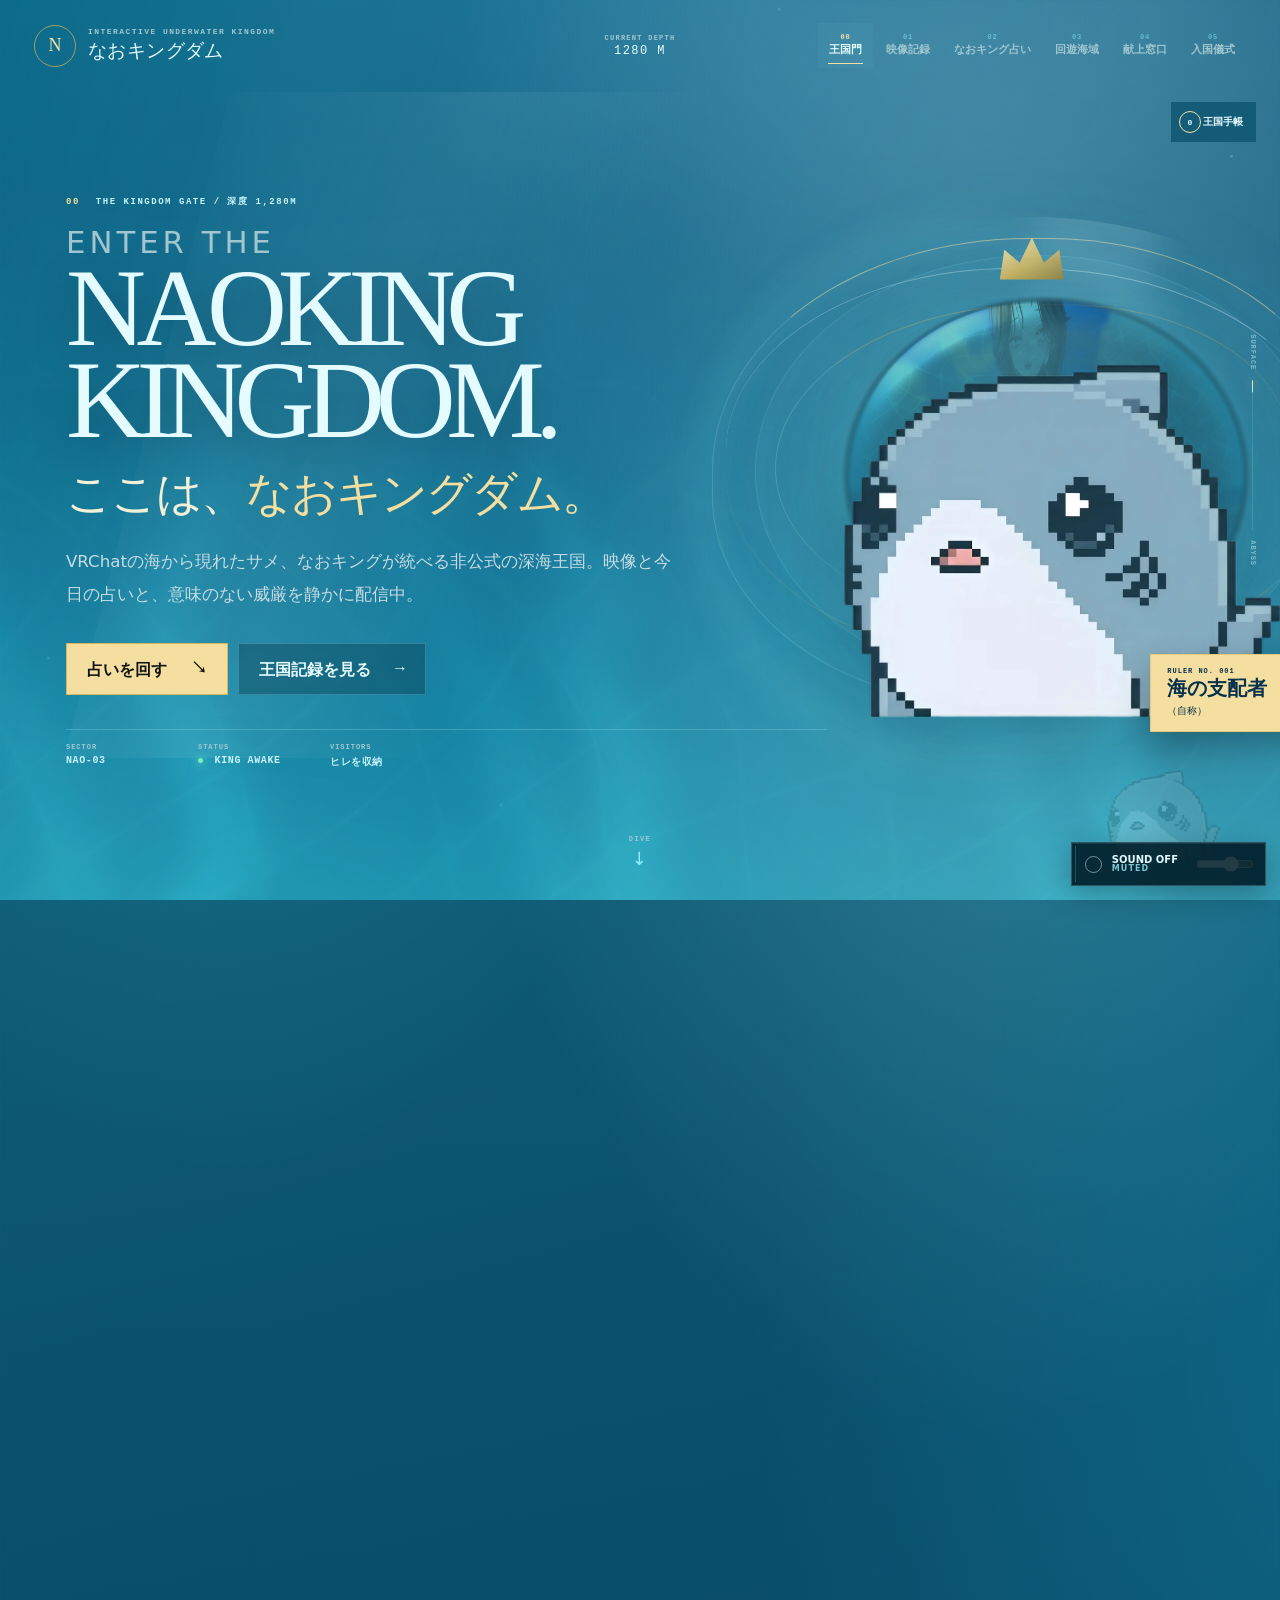
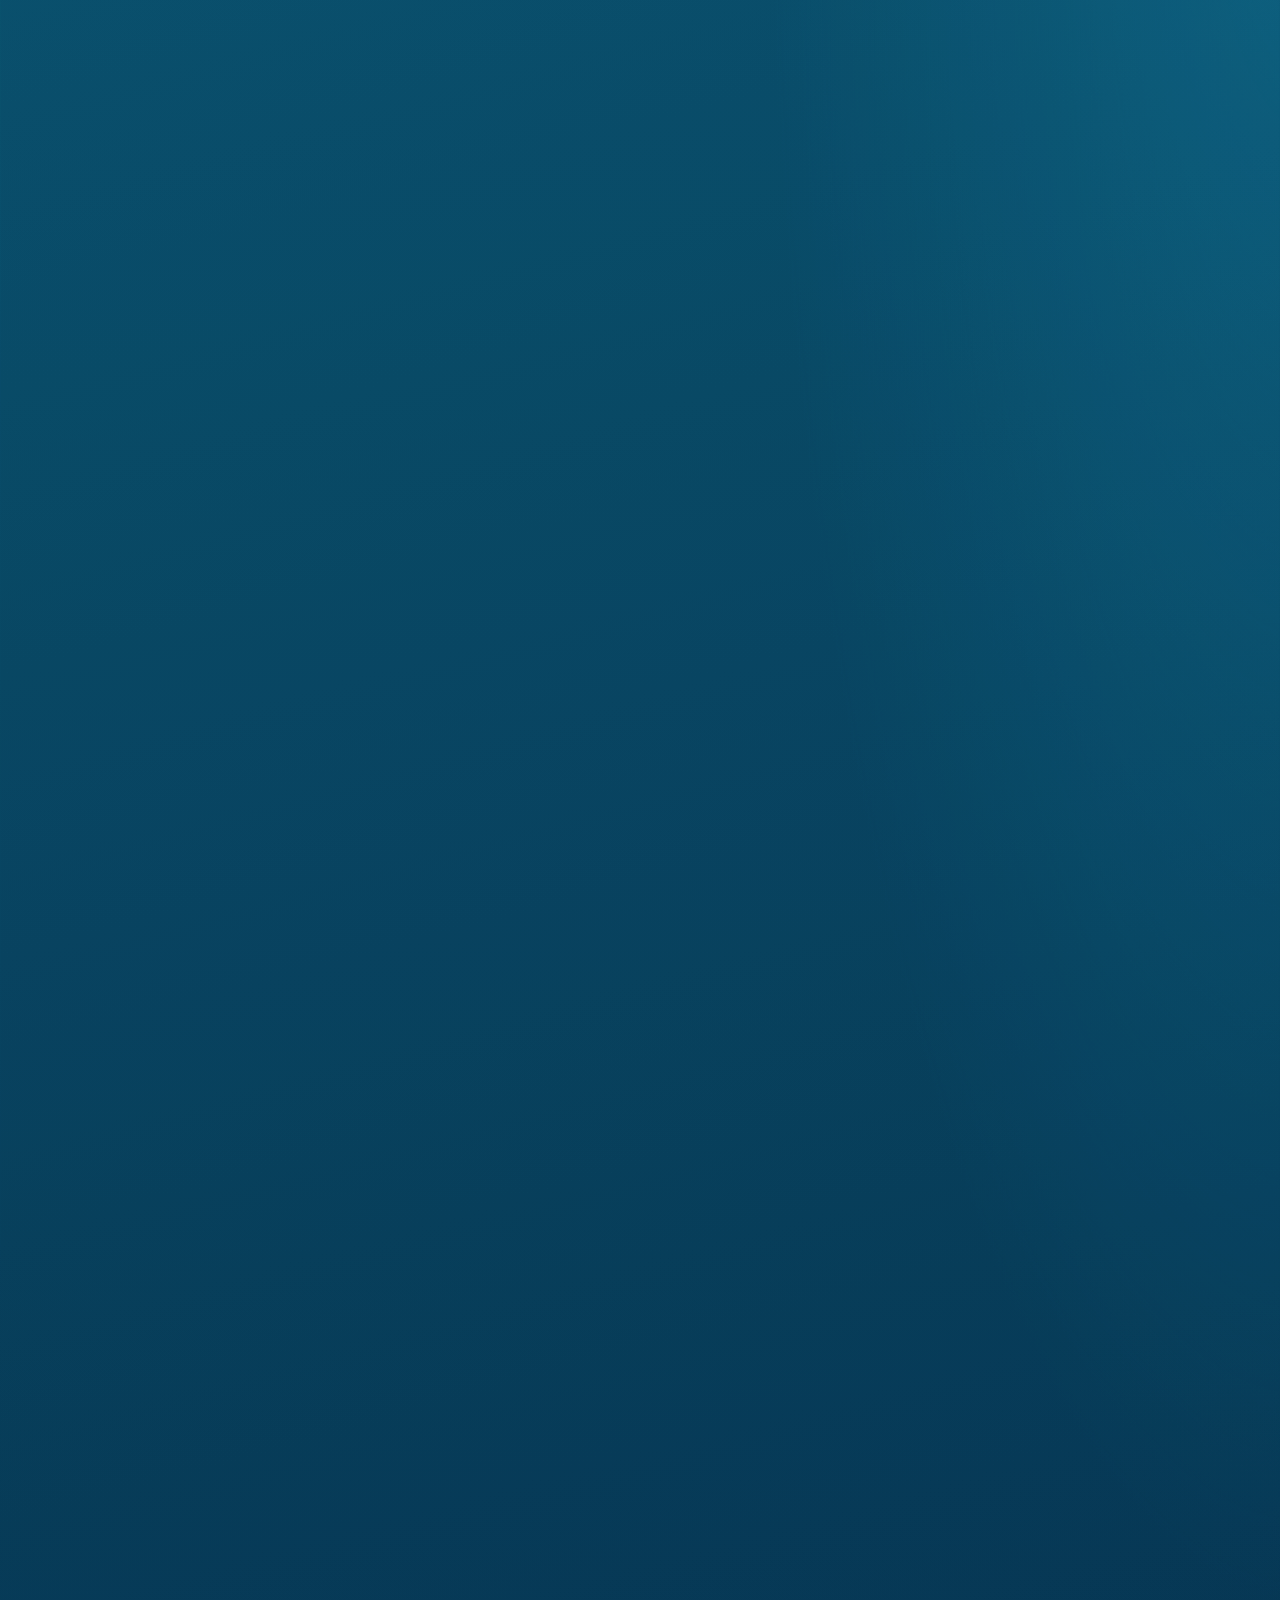
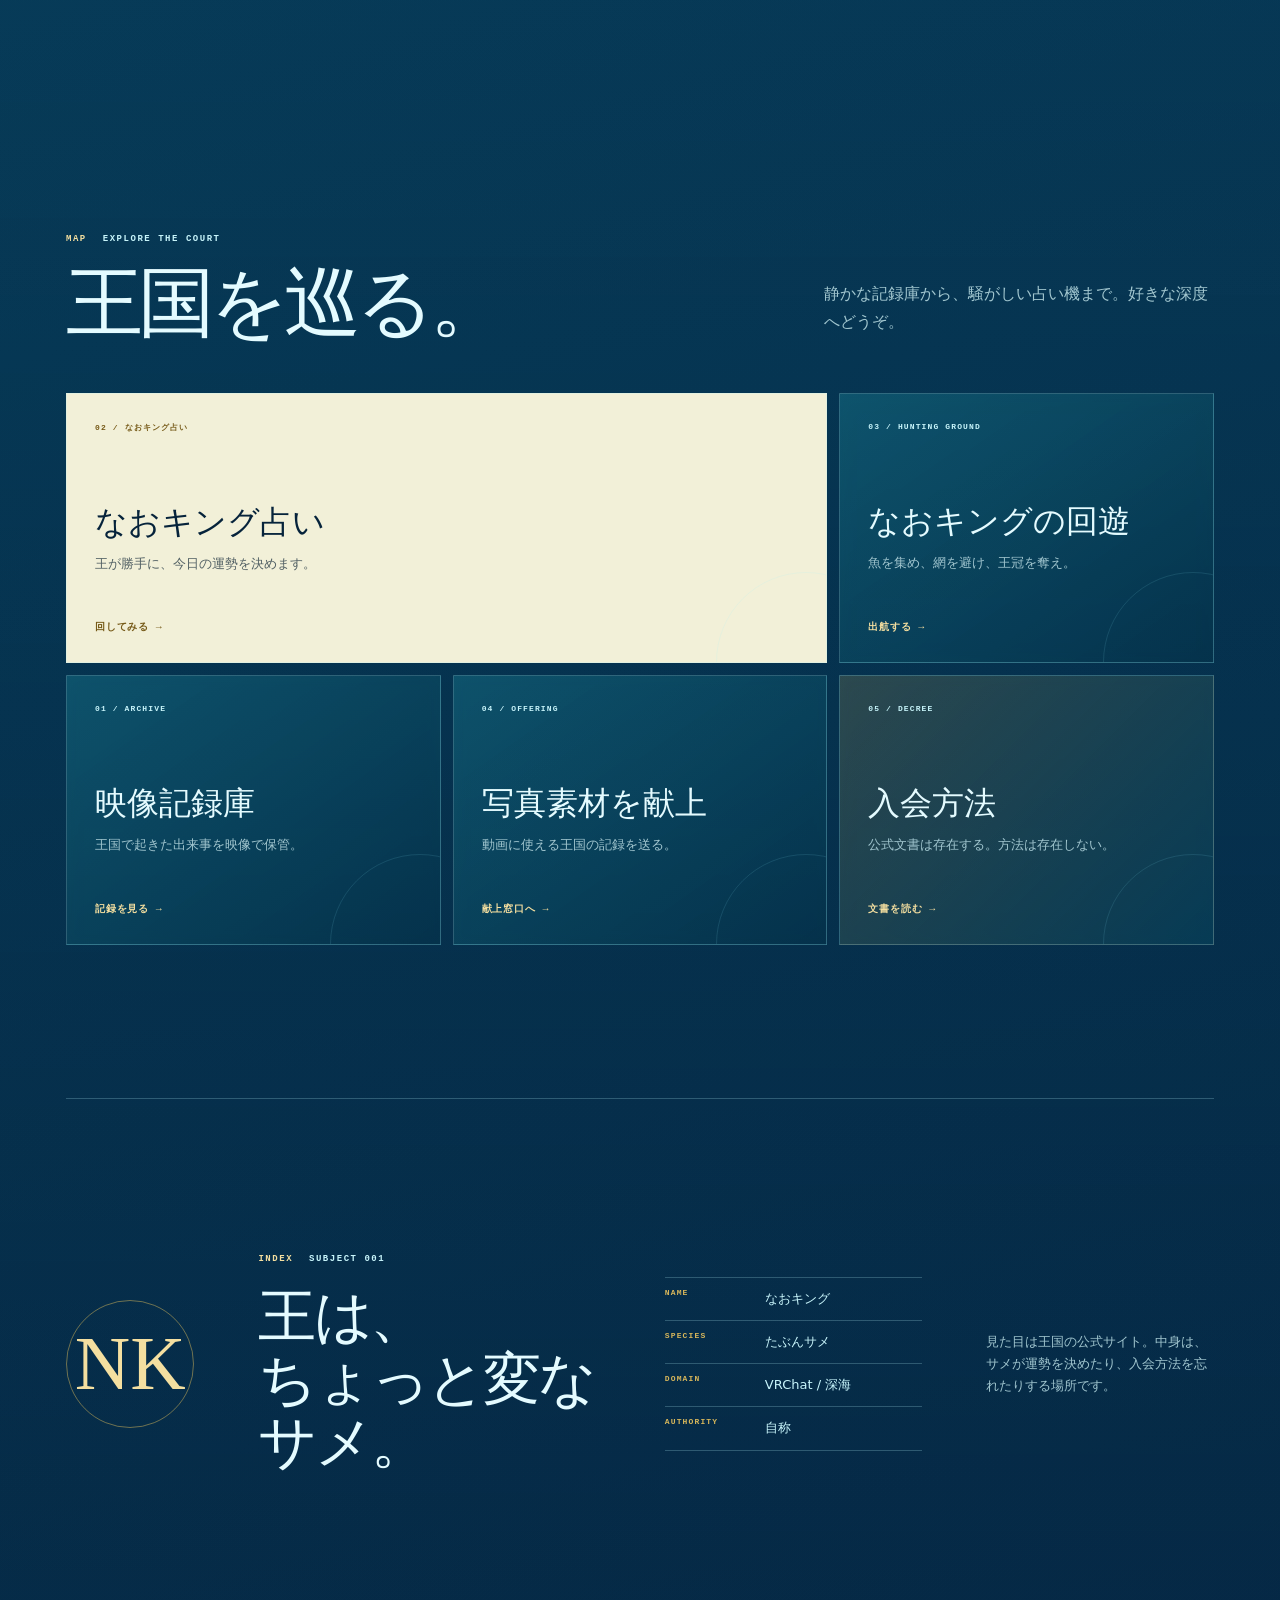
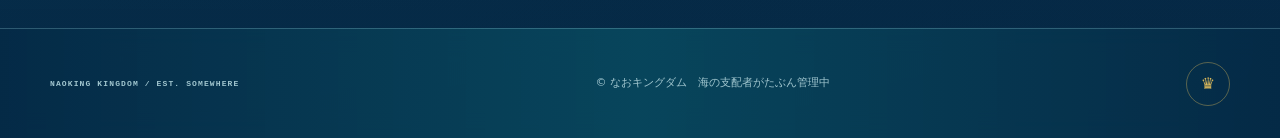
<file: index.html>
<!doctype html>
<html lang="ja">
<head>
  <meta charset="utf-8">
  <meta name="viewport" content="width=device-width,initial-scale=1,viewport-fit=cover">
  <meta name="theme-color" content="#0a526d">
  <meta name="description" content="VRChatのサメ、なおキングが統べる架空の深海王国。映像、今日の占い、回遊ゲーム、王国記録を公開中。">
  <meta property="og:type" content="website">
  <meta property="og:title" content="なおキングダム — Interactive Underwater Kingdom">
  <meta property="og:description" content="変なサメが統べる、漂って遊べるインタラクティブ海中王国。">
  <meta property="og:image" content="https://naoking3.github.io/naoking-fortune/assets/backgrounds/vrchat-01.webp">
  <meta property="og:image:width" content="1600">
  <meta property="og:image:height" content="900">
  <meta property="og:image:alt" content="深海に浮かぶ、なおキングダムの王国風景">
  <meta property="og:url" content="https://naoking3.github.io/naoking-fortune/">
  <meta name="twitter:card" content="summary_large_image">
  <meta name="twitter:title" content="なおキングダム — Interactive Underwater Kingdom">
  <meta name="twitter:description" content="変なサメが統べる、漂って遊べるインタラクティブ海中王国。">
  <meta name="twitter:image" content="https://naoking3.github.io/naoking-fortune/assets/backgrounds/vrchat-01.webp">
  <title>なおキングダム — Interactive Underwater Kingdom</title>
  <link rel="canonical" href="https://naoking3.github.io/naoking-fortune/">
  <link rel="icon" href="favicon.svg" type="image/svg+xml">
  <link rel="preload" href="assets/characters/naoking-hero.webp" as="image" type="image/webp">
  <link rel="preload" href="assets/backgrounds/vrchat-01.webp" as="image" type="image/webp">
  <link rel="stylesheet" href="deep-sea.css?v=20260831f">
  <link rel="stylesheet" href="kingdom-experience.css?v=20260831f">
  <link rel="stylesheet" href="roulette.css?v=20260831e">
  <link rel="stylesheet" href="roulette-cinematics.css?v=20260831b">
  <link rel="stylesheet" href="deep-sea-game.css?v=20260830g">
  <link rel="stylesheet" href="kingdom-world.css?v=20260831g">
</head>
<body data-page="home">
  <noscript><style>.opening{display:none!important}</style><p class="noscript-notice">JavaScriptが無効なため、王国門のみ表示しています。</p></noscript>
  <a class="skip-link" href="#main-content">本文へ潜る</a>
  <div class="photo-background" id="photo-background" aria-hidden="true"></div>
  <canvas id="signature-water" aria-hidden="true"></canvas>
  <div class="ocean-atmosphere" aria-hidden="true">
    <i class="caustic caustic-a"></i><i class="caustic caustic-b"></i>
    <i class="drift drift-a"></i><i class="drift drift-b"></i><i class="drift drift-c"></i><i class="drift drift-d"></i><i class="drift drift-e"></i><i class="drift drift-f"></i>
  </div>
  <div class="kingdom-world-layer" id="kingdom-world-layer" aria-hidden="true"><i></i><i></i><i></i><i></i></div>
  <div class="kingdom-actor" id="kingdom-actor" aria-hidden="true"><img src="assets/characters/naoking-hero.webp" alt="" width="1120" height="1030"><span></span></div>
  <div class="kingdom-surprise" id="kingdom-surprise" aria-hidden="true"><div><img src="assets/characters/naoking-hero.webp" alt="" width="1120" height="1030"><p><b></b><span></span></p></div></div>
  <div class="water-transition" id="water-transition" aria-hidden="true">
    <span class="transition-current"></span><i class="transition-pressure"></i><b id="transition-depth">1280 M</b>
  </div>

  <div class="opening" id="opening" role="dialog" aria-modal="true" aria-label="なおキングダムへ潜航中">
    <div class="opening-water" aria-hidden="true"><i></i><i></i><i></i><i></i><i></i><i></i></div>
    <div class="opening-film" aria-hidden="true">
      <span class="opening-surface-glow"></span>
      <i class="opening-ridge opening-ridge-a"></i><i class="opening-ridge opening-ridge-b"></i>
      <figure class="opening-king-pass"><img src="assets/characters/naoking-hero.webp" alt="" width="1120" height="1030"></figure>
      <div class="opening-film-cues"><span>SURFACE LOST</span><span>PRESSURE RISING</span><span>KINGDOM SIGNAL FOUND</span></div>
    </div>
    <div class="opening-horizon" aria-hidden="true"></div>
    <div class="opening-lockup">
      <p>NAOKING KINGDOM / GATE 00</p>
      <span class="opening-crest" aria-hidden="true">♛</span>
      <h1><em>なお</em>キングダム</h1>
      <div class="opening-depth"><i></i><span>DESCENDING TO THE ABYSS</span></div>
    </div>
    <div class="opening-meter" aria-hidden="true"><span>PRESSURE / DEPTH</span><b id="opening-depth-meter">0000 M</b></div>
    <button type="button" id="skip-opening">SKIP DIVE</button>
  </div>

  <header class="site-header" id="site-header">
    <a class="brand" href="#home" data-tab="home" aria-label="なおキングダム トップへ">
      <span class="brand-crest" aria-hidden="true">N</span>
      <span><small>INTERACTIVE UNDERWATER KINGDOM</small><b>なおキングダム</b></span>
    </a>
    <div class="header-depth" aria-hidden="true"><small>CURRENT DEPTH</small><b id="header-depth-value">0000 M</b></div>
    <button class="menu-button" id="menu-button" type="button" aria-expanded="false" aria-controls="site-nav">
      <span></span><span></span><small>MENU</small>
    </button>
    <nav id="site-nav" aria-label="王国内の移動">
      <button class="nav-link is-active" type="button" data-tab="home"><span>00</span>王国門</button>
      <button class="nav-link" type="button" data-tab="videos"><span>01</span>映像記録</button>
      <button class="nav-link" type="button" data-tab="fortune"><span>02</span>なおキング占い</button>
      <button class="nav-link" type="button" data-tab="game"><span>03</span>回遊海域</button>
      <button class="nav-link" type="button" data-tab="submit"><span>04</span>献上窓口</button>
      <button class="nav-link" type="button" data-tab="join"><span>05</span>入国儀式</button>
    </nav>
  </header>
  <button class="kingdom-logbook-toggle" id="kingdom-logbook-open" type="button" aria-label="王国手帳を開く" aria-haspopup="dialog" aria-controls="kingdom-logbook"><span id="kingdom-discovery-count" aria-hidden="true">0</span><b>王国手帳</b></button>

  <aside class="depth-rail" aria-hidden="true">
    <span>SURFACE</span><i><b id="depth-progress"></b></i><span>ABYSS</span>
  </aside>

  <main id="main-content">
    <section class="page is-active" id="home" data-depth="1280" data-district="home" data-transition="tide" aria-labelledby="home-title">
      <div class="hero section-frame">
        <div class="hero-copy">
          <p class="kicker"><span>00</span> THE KINGDOM GATE / 深度 1,280M</p>
          <h1 id="home-title"><span>ENTER THE</span><strong>NAOKING<br>KINGDOM.</strong></h1>
          <p class="hero-japanese">ここは、<em>なおキングダム。</em></p>
          <p class="lead">VRChatの海から現れたサメ、なおキングが統べる非公式の深海王国。映像と今日の占いと、意味のない威厳を静かに配信中。</p>
          <div class="hero-actions">
            <button class="action action-primary" type="button" data-tab="fortune">占いを回す <span>↘</span></button>
            <button class="action action-quiet" type="button" data-tab="videos">王国記録を見る <span>→</span></button>
          </div>
          <dl class="hero-coordinates">
            <div><dt>SECTOR</dt><dd>NAO-03</dd></div>
            <div><dt>STATUS</dt><dd><i></i> KING AWAKE</dd></div>
            <div><dt>VISITORS</dt><dd>ヒレを収納</dd></div>
          </dl>
        </div>
        <figure class="hero-king">
          <div class="sovereign-signature" aria-hidden="true"><i></i><i></i><i></i><span></span><b></b></div>
          <img src="assets/characters/naoking-hero.webp" alt="海の支配者を自称するサメ、なおキング" width="1120" height="1030">
          <canvas class="royal-abyss-lens" id="royal-abyss-lens" aria-hidden="true"></canvas>
          <figcaption><small>RULER NO. 001</small><strong>海の支配者</strong><span>（自称）</span></figcaption>
        </figure>
        <button class="dive-cue" type="button" data-scroll-to="kingdom-overview"><span>DIVE</span><i>↓</i></button>
      </div>

      <section class="kingdom-overview section-frame" id="kingdom-overview" aria-labelledby="overview-title">
        <header class="section-heading">
          <p class="kicker"><span>GATE</span> KINGDOM TELEMETRY</p>
          <h2 id="overview-title">本日の王国は、<br><em>だいたい平常。</em></h2>
        </header>
        <div class="royal-grid">
          <article class="snapshot-card">
            <div class="snapshot-media">
              <img class="snapshot-photo is-visible" src="assets/backgrounds/vrchat-01.webp" alt="なおキングダムのVRChat風景" width="1600" height="900">
              <img class="snapshot-photo" src="assets/backgrounds/vrchat-02.webp" alt="" width="1600" height="900" aria-hidden="true">
            </div>
            <div class="snapshot-caption"><span>LIVE ARCHIVE / 08.24</span><strong>本日の王国風景</strong><small>8.5秒ごとに海流が変わります</small></div>
            <button class="snapshot-pause" id="photo-rotation-toggle" type="button" aria-pressed="false">PAUSE CURRENT</button>
            <button class="snapshot-expand" id="photo-gallery-open" type="button"><span>26 SCENES</span>王国風景をひらく <i>↗</i></button>
          </article>
          <div class="royal-status">
            <article><span>TODAY'S KINGDOM STATE</span><strong id="kingdom-condition">水圧、やや偉そう</strong><p id="kingdom-condition-detail">国王の機嫌とは関係ありません。</p></article>
            <article><span>DECREE #034</span><strong>見学は歓迎する。</strong><p>ただし、ヒレはしまっておけ。</p></article>
            <article><span>ROYAL PROFILE</span><strong>なおキング</strong><p>王 / 案内役 / 責任は取らない</p></article>
          </div>
        </div>
      </section>

      <section class="daily-audience section-frame" aria-labelledby="daily-title">
        <aside class="kingdom-day-signal" aria-label="本日の王国信号">
          <span id="kingdom-day-code">DAY SIGNAL / RECEIVING</span>
          <strong id="kingdom-state-name">王国状態を観測中</strong>
          <p id="kingdom-state-summary">光と海流の報告を待っています。</p>
          <i aria-hidden="true"></i>
        </aside>
        <header class="section-heading heading-inline">
          <div><p class="kicker"><span>DAILY</span> ROYAL AUDIENCE</p><h2 id="daily-title">今日だけの、<br><em>王国通達。</em></h2></div>
          <p>日付が変わると、潮の機嫌と王のひとことも変わります。七日分の謁見印を集めると、少しだけ偉い。</p>
        </header>
        <div class="daily-grid">
          <article class="daily-decree">
            <span id="daily-date">TODAY / --.--</span>
            <strong id="daily-decree">本日の通達を受信中</strong>
            <p id="daily-detail">海流を測定しています。</p>
            <dl><div><dt>TIDE</dt><dd id="daily-tide">観測中</dd></div><div><dt>LUCKY RELIC</dt><dd id="daily-relic">王冠</dd></div></dl>
          </article>
          <article class="royal-passport">
            <div><span>ROYAL PASSPORT</span><strong>七日間の謁見記録</strong></div>
            <ol id="passport-stamps" aria-label="直近七日分の謁見印"></ol>
            <p id="passport-status" aria-live="polite">本日の謁見印は、まだ受け取っていません。</p>
            <button type="button" id="daily-stamp">本日の謁見印を受け取る <span>♛</span></button>
          </article>
        </div>
        <section class="royal-errands" aria-labelledby="royal-errands-title">
          <header><div><span>OPTIONAL / NO STREAK</span><h3 id="royal-errands-title">本日の王国用事。</h3></div><p>やっても、やらなくても、王国民としての地位は変わりません。</p></header>
          <ol id="royal-errand-list"></ol>
        </section>
      </section>

      <section class="portal-section section-frame" aria-labelledby="portal-title">
        <header class="section-heading heading-inline">
          <div><p class="kicker"><span>MAP</span> EXPLORE THE COURT</p><h2 id="portal-title">王国を巡る。</h2></div>
          <p>静かな記録庫から、騒がしい占い機まで。好きな深度へどうぞ。</p>
        </header>
        <div class="portal-grid">
          <button class="portal portal-featured" type="button" data-tab="fortune"><span>02 / なおキング占い</span><b>なおキング占い</b><p>王が勝手に、今日の運勢を決めます。</p><i>回してみる →</i></button>
          <button class="portal" type="button" data-tab="game"><span>03 / HUNTING GROUND</span><b>なおキングの回遊</b><p>魚を集め、網を避け、王冠を奪え。</p><i>出航する →</i></button>
          <button class="portal" type="button" data-tab="videos"><span>01 / ARCHIVE</span><b>映像記録庫</b><p>王国で起きた出来事を映像で保管。</p><i>記録を見る →</i></button>
          <button class="portal" type="button" data-tab="submit"><span>04 / OFFERING</span><b>写真素材を献上</b><p>動画に使える王国の記録を送る。</p><i>献上窓口へ →</i></button>
          <button class="portal portal-document" type="button" data-tab="join"><span>05 / DECREE</span><b>入会方法</b><p>公式文書は存在する。方法は存在しない。</p><i>文書を読む →</i></button>
        </div>
      </section>

      <section class="royal-index section-frame" aria-labelledby="index-title">
        <div class="index-mark" aria-hidden="true">NK</div>
        <div><p class="kicker"><span>INDEX</span> SUBJECT 001</p><h2 id="index-title">王は、<br>ちょっと変なサメ。</h2></div>
        <dl>
          <div><dt>NAME</dt><dd>なおキング</dd></div><div><dt>SPECIES</dt><dd>たぶんサメ</dd></div><div><dt>DOMAIN</dt><dd>VRChat / 深海</dd></div><div><dt>AUTHORITY</dt><dd>自称</dd></div>
        </dl>
        <p>見た目は王国の公式サイト。中身は、サメが運勢を決めたり、入会方法を忘れたりする場所です。</p>
      </section>
    </section>

    <section class="page" id="videos" data-depth="2360" data-district="record" data-transition="shutter" aria-labelledby="videos-title" hidden>
      <div class="page-hero record-hero section-frame"><p class="kicker"><span>01</span> ROYAL MOTION ARCHIVE</p><h1 id="videos-title">王国<br><em>映像記録。</em></h1><p>なおキングダムで起きた出来事を、記録係が逃げ出す前に保存しています。</p><div class="district-mark" aria-hidden="true"><span>REC</span><i></i><i></i><i></i></div></div>
      <div class="archive-layout section-frame">
        <article class="featured-film">
          <div class="film-frame"><iframe src="https://www.youtube.com/embed/ur3w4qmnQW8" title="なおキングダム 最新映像記録" loading="lazy" allow="accelerometer; autoplay; clipboard-write; encrypted-media; gyroscope; picture-in-picture; web-share" allowfullscreen></iframe><span>FEATURED / RECORD 001</span></div>
          <div class="film-copy"><p class="kicker">LATEST DISPATCH</p><h2>なおキングダム、<br>最新の映像記録。</h2><p>海のどこかで撮影された、王国の公式っぽい記録。最後まで見ても、入会方法は分かりません。</p><a class="action action-primary" href="https://www.youtube.com/watch?v=ur3w4qmnQW8" target="_blank" rel="noreferrer">YOUTUBEで視聴 <span>↗</span></a></div>
        </article>
        <div class="archive-ledger"><article><span>RECORD 002 / CLASSIFIED</span><b>次の記録を編集中</b><p>映像は存在する。完成日は深海に沈んでいる。</p></article><button class="missing-record" id="missing-record" type="button"><span>RECORD 003 / MISSING</span><b>記録係、行方不明</b><p>信号の残響を調べる。記録係が戻る保証はありません。</p><i>微弱信号を照合 →</i></button></div>
        <aside class="archive-console" aria-label="王国記録庫の状態"><span>PRESSURE PROJECTOR</span><strong id="archive-scan-status">26件の王国風景と記録波形を照合中</strong><div aria-hidden="true"><i></i><i></i><i></i><i></i><i></i></div><button id="archive-scan" type="button">記録波形を走査する</button></aside>
      </div>
    </section>

    <section class="page" id="fortune" data-depth="4810" data-district="oracle" data-transition="pressure" aria-labelledby="fortune-title" hidden>
      <div class="page-hero oracle-hero section-frame"><div><p class="kicker"><span>02</span> ROYAL ORACLE</p><h1 id="fortune-title">なおキング<br><em>占い。</em></h1></div><p>なおキングが、今日の運勢を勝手に決めます。「回す」を一回押して、最後の結果を見るだけです。</p><div class="district-mark" aria-hidden="true"><span>4810</span><i></i><i></i><i></i></div></div>
      <div class="oracle-layout section-frame">
        <div class="fortune-card" id="card">
          <div class="machine-plate"><span>なおキング占い</span><i>準備OK</i></div>
          <div class="roulette-marquee" aria-hidden="true"><i></i><i></i><i></i><i></i><i></i><i></i><i></i><i></i><i></i><i></i><i></i><i></i></div>
          <div class="slot-window" id="slot" aria-label="今日の運勢を決めるルーレット"><div class="pointer" aria-hidden="true">▼</div><div class="roulette-flare" aria-hidden="true"></div><div class="slot-reel" id="reel"><div class="shark-tile"><img class="shark-face" id="shark" src="assets/characters/naoking-1.webp" alt="なおキング"></div></div></div>
          <p class="roulette-status" id="roulette-status">いつでも回せます</p>
          <div class="result" aria-label="今日の運勢の結果" aria-live="polite" aria-busy="false"><span>今日の運勢</span><strong id="fortune-name">まだ回していません</strong><p id="message">「回す」を押すと、今日の運勢が出ます。</p></div>
          <button type="button" id="spin"><span>回す</span><small>一回だけ押してね</small></button>
          <p class="footnote">※ 文句を言っても王は聞きません。</p><div class="blast" id="blast" hidden><b>押しすぎ</b><span>何回も押すな。王は一回で分かる。たぶん。</span></div>
        </div>
        <aside class="oracle-notes"><header><span>遊び方</span><b>これだけです</b></header><ol><li><span>01</span><p>「回す」を一回押す。</p></li><li><span>02</span><p>なおキングが何かやらかす。</p></li><li><span>03</span><p>最後に出た運勢を見る。</p></li></ol><div class="oracle-history"><span>前の結果</span><ul id="fortune-history"><li>まだ結果はありません</li></ul></div><p class="oracle-odds"><i></i>演出が派手でも、最後に出る運勢が結果です。</p></aside>
      </div>
    </section>

    <section class="page" id="game" data-depth="3280" data-district="game" data-transition="emergency" aria-labelledby="game-title" hidden>
      <div class="page-hero game-page-hero section-frame"><div><p class="kicker"><span>03</span> ROYAL HUNTING GROUND</p><h1 id="game-title">なおキングの<br><em>回遊。</em></h1></div><p>魚を食べ、コンボを繋ぎ、王冠でフィーバー。網と岩は王様にも平等に危険です。</p><div class="district-mark" aria-hidden="true"><span>O₂</span><i></i><i></i><i></i></div></div>
      <div class="game-shell deep-sea-game section-frame">
        <div class="game-topline"><span>EXPEDITION // SECTOR 7</span><strong id="game-state" aria-live="polite">出航待機中</strong><b id="game-rank">未判定</b></div>
        <div class="game-hud"><div><small>TIME</small><b id="game-time">30.0</b></div><div><small>SCORE</small><b id="game-score">00000</b></div><div><small>COMBO</small><b id="game-combo">× 1</b></div><div><small>BEST</small><b id="game-high-score">00000</b></div></div>
        <div class="game-stage"><canvas id="game-canvas" width="960" height="540" aria-label="なおキングを操作して魚を集める回遊ゲーム"></canvas><div class="game-curtain" id="game-curtain"><p>ABYSSAL HUNT</p><strong>王様、自力で魚を取る。</strong><small>矢印キー / A・D / 画面ボタンで移動</small></div></div>
        <div class="game-actions"><button class="action action-primary" id="start-game" type="button">回遊を始める <span>→</span></button><div class="game-controls"><button id="left-control" type="button" aria-label="左へ泳ぐ">← <span>LEFT</span></button><button id="right-control" type="button" aria-label="右へ泳ぐ"><span>RIGHT</span> →</button></div></div>
        <p class="game-help">小魚 +12 / マグロ +28 / 真珠 +42 / 王冠 +100・フィーバー。コンボとフィーバーで得点倍率が上がります。</p>
      </div>
      <aside class="expedition-log section-frame" aria-label="本日の遠征状態"><span>EXPEDITION LOG / LOCAL</span><strong id="expedition-summary">まだ本日の回遊記録はありません。</strong><p>記録はこのブラウザの中だけに残ります。休んでも王冠は没収されません。</p></aside>
    </section>

    <section class="page" id="submit" data-depth="6120" data-district="workshop" data-transition="portal" aria-labelledby="submit-title" hidden>
      <div class="page-hero offering-hero section-frame"><div><p class="kicker"><span>04</span> ROYAL MATERIAL OFFERING</p><h1 id="submit-title">写真素材<br><em>献上窓口。</em></h1></div><p>あなたが撮影した王国の記録を、動画素材としてなおキングへ献上できます。</p><div class="district-mark" aria-hidden="true"><span>LINK</span><i></i><i></i><i></i></div></div>
      <aside class="facility-status section-frame" aria-label="異世界接続施設の状態"><span>VRCHAT MEMORY APERTURE</span><strong>PORTAL STABLE</strong><p>写真は献上窓口へ。加工だけなら、下の王国フレーム工房へ。</p><i aria-hidden="true"></i></aside>
      <div class="offering-layout section-frame">
        <aside class="offering-guidance" role="button" tabindex="0" aria-label="写真献上の安全案内を確認する"><span>OFFERING PROTOCOL</span><h2>送る前に、<br>三つだけ確認。</h2><ul><li>自分で撮影した、または使用許可がある</li><li>動画・SNSで使用される可能性に同意する</li><li>JPEG / PNG / WebP、10MB以内</li></ul><p>採用の保証はありません。王の気まぐれです。</p><p class="privacy-note">写真・投稿日時・任意のニックネームは管理者用の記録庫に保存されます。削除を希望する場合は、なおキングへ直接お知らせください。</p></aside>
        <div class="submit-frame" id="submit-frame"><form class="photo-submit-form" id="photo-submit-form">
          <label class="file-drop" for="photo-file"><span class="file-index">01 / IMAGE</span><strong>写真を選ぶ</strong><small>DROP OR TAP TO SELECT</small><img class="photo-preview" id="photo-preview" alt="選択した写真のプレビュー" hidden><span class="photo-preview-name" id="photo-preview-name" hidden></span><input id="photo-file" name="photo" type="file" accept="image/jpeg,image/png,image/webp" required></label>
          <label class="field-label"><span>02 / CREDIT</span>撮影者名・ニックネーム（任意）<input id="photo-credit" name="credit" type="text" maxlength="50" placeholder="例：なおキングの民" autocomplete="nickname"></label>
          <label class="offering-trap" aria-hidden="true">この欄は空のままにしてください<input id="photo-company" name="company" type="text" tabindex="-1" autocomplete="off"></label>
          <label class="usage-check"><input id="photo-consent" type="checkbox" required><span>自分で撮影した、または使用許可のある写真であり、なおキングダムの動画・SNSで使われる場合があることに同意します。</span></label>
          <button class="submit-photo-button" type="submit">写真を献上する <span>↗</span></button><p class="submit-status" id="submit-status" aria-live="polite">選んだ写真は、王様が気まぐれに確認します。</p>
        </form></div>
      </div>
      <section class="frame-studio section-frame" aria-labelledby="frame-studio-title">
        <header class="frame-studio-copy"><p class="kicker"><span>CREATOR TOOL</span> ROYAL FRAME STUDIO</p><h2 id="frame-studio-title">VRChatの一枚を、<br><em>王国記録に。</em></h2><p>写真はブラウザの中だけで加工され、アップロードされません。三つの王国フレームから選んで保存できます。</p></header>
        <div class="frame-studio-workbench">
          <div class="frame-canvas-wrap"><canvas id="frame-canvas" width="1600" height="900" aria-label="王国フレーム付き写真のプレビュー">このブラウザは写真フレームのプレビューに対応していません。</canvas><p id="frame-empty" aria-live="polite">写真を選ぶと、ここに王国記録が現れます。</p></div>
          <div class="frame-controls">
            <label class="frame-file" for="frame-file"><span>01 / SOURCE</span><strong>VRChat写真を選ぶ</strong><input id="frame-file" type="file" accept="image/jpeg,image/png,image/webp"></label>
            <fieldset><legend>02 / FRAME</legend><button class="is-active" type="button" data-frame-style="abyss">ABYSSAL GOLD</button><button type="button" data-frame-style="surface">SURFACE LIGHT</button><button type="button" data-frame-style="archive">ROYAL ARCHIVE</button></fieldset>
            <button class="frame-download" id="frame-download" type="button" disabled>王国記録を保存する <span>↓</span></button>
          </div>
        </div>
      </section>
    </section>

    <section class="page" id="join" data-depth="8050" data-district="bureau" data-transition="stamp" aria-labelledby="join-title" hidden>
      <div class="page-hero decree-hero section-frame"><div><p class="kicker"><span>05</span> ROYAL DECREE / DOCUMENT 404</p><h1 id="join-title">なおキングダム<br><em>入会方法。</em></h1></div><p>王国の公式記録によれば、入会には所定の手続きが必要です。所定の意味は非公開です。</p><div class="district-mark" aria-hidden="true"><span>404</span><i></i><i></i><i></i></div></div>
      <article class="decree section-frame">
        <header><button class="decree-seal" id="decree-seal" type="button" aria-label="王印を押す">王</button><div><span>ABYSSAL COURT — OFFICIAL DOCUMENT</span><h2>王国入会に関する布告</h2></div><b>CLASSIFIED</b></header>
        <ol class="decree-steps"><li><span>第一条</span><div><h3>所定の門を探す</h3><p>門の所在地は非公開です。門が存在するかどうかも、現在確認中です。</p></div><i>STATUS / MISSING</i></li><li><span>第二条</span><div><h3>所定の者に会う</h3><p>所定の者は不在です。帰還予定は「所定の時刻」と記録されています。</p></div><i>STATUS / AWAY</i></li><li><span>最終条</span><div><h3>入会したことにする</h3><p>ここまで読んだ者は、たぶん入会できています。王への報告は不要です。</p></div><i>STATUS / MAYBE</i></li></ol>
        <footer><p>結論</p><strong>入会方法は、<em>完全に謎。</em></strong><small>なおキングも、よく分かっていません。</small></footer>
        <p class="bureau-response" id="bureau-response" role="status" aria-live="polite">王印は押せますが、効力は確認されていません。</p>
      </article>
    </section>
  </main>

  <footer class="site-footer"><span>NAOKING KINGDOM / EST. SOMEWHERE</span><p>© なおキングダム　海の支配者がたぶん管理中</p><button type="button" id="crest-secret" aria-label="王冠の紋章">♛</button></footer>
  <div class="secret-decree" id="secret-decree" role="status" aria-live="polite" hidden>秘密通達：今日はもう十分えらい。海へ帰れ。</div>

  <dialog class="kingdom-gallery" id="kingdom-gallery" aria-labelledby="gallery-title">
    <div class="gallery-shell">
      <header><p class="kicker"><span>ROYAL SCENERY</span> 26 LINKED MEMORIES</p><h2 id="gallery-title">王国風景記録庫。</h2><button type="button" id="gallery-close" aria-label="写真記録庫を閉じる">CLOSE <span>×</span></button></header>
      <figure aria-busy="false"><img id="gallery-image" src="assets/backgrounds/vrchat-01.webp" data-photo-index="0" alt="青い光が差し込む海底遺跡を泳ぐ、なおキングたち" width="1600" height="900"><figcaption aria-live="polite"><span id="gallery-counter">SCENE 01 / 26</span><strong id="gallery-caption">光差す海底遺跡へ</strong><small>選んだ風景はサイト背景にも反映されます</small></figcaption></figure>
      <div class="gallery-navigation"><button type="button" id="gallery-prev">← 前の風景</button><button class="gallery-favorite" type="button" id="gallery-favorite" aria-pressed="false">☆ 記憶に留める</button><button type="button" id="gallery-next">次の風景 →</button></div>
      <div class="gallery-strip" id="gallery-strip" aria-label="王国風景一覧"></div>
    </div>
  </dialog>

  <dialog class="kingdom-logbook" id="kingdom-logbook" aria-labelledby="kingdom-logbook-title" aria-describedby="kingdom-logbook-intro">
    <div class="logbook-shell">
      <header><div><span>LOCAL MEMORY / NO ACCOUNT</span><h2 id="kingdom-logbook-title">王国航海手帳。</h2></div><button id="kingdom-logbook-close" type="button">閉じる <span>×</span></button></header>
      <p class="logbook-intro" id="kingdom-logbook-intro">このブラウザが覚えている、王国での小さな発見です。</p>
      <dl class="logbook-stats"><div><dt>VISIT DAYS</dt><dd id="logbook-visit-days">0</dd></div><div><dt>DISTRICTS</dt><dd id="logbook-districts">0 / 6</dd></div><div><dt>MEMORIES</dt><dd id="logbook-memories">0 / 26</dd></div><div><dt>SECRETS</dt><dd id="logbook-secrets">0</dd></div></dl>
      <section><h3>発見済みの記録</h3><ul id="logbook-discoveries"><li>まだ何も見つかっていません。</li></ul></section>
      <section><h3>訪れた地区</h3><ol id="logbook-district-list"></ol></section>
      <footer><p>記録は端末内だけに保存され、来なかった日を責めません。</p><button id="kingdom-logbook-clear" type="button">王国手帳を初期化</button></footer>
    </div>
  </dialog>

  <script src="signature-water.js?v=20260830f" defer></script><script src="site.js?v=20260831f" defer></script><script src="photo-catalog.js?v=20260831f" defer></script><script src="photo-background.js?v=20260831f" defer></script><script src="royal-abyss-lens.js?v=20260830h" defer></script><script src="kingdom-world-data.js?v=20260831g" defer></script><script src="kingdom-experience.js?v=20260831f" defer></script><script src="kingdom-audio.js?v=20260831f" defer></script><script src="roulette-audio.js?v=20260831c" defer></script><script src="kingdom-world.js?v=20260831f" defer></script><script src="submission.js?v=20260824d" defer></script><script src="roulette-entertainment.js?v=20260831d" defer></script><script src="roulette-cinematics.js?v=20260831c" defer></script><script src="roulette-controller.js?v=20260831f" defer></script><script src="deep-sea-game.js?v=20260831a" defer></script>
</body>
</html>
</file>
<file: deep-sea.css>
@charset "UTF-8";

:root {
  --abyss: #06233b;
  --trench: #07314d;
  --navy: #0b4660;
  --water-mid: #0b5b73;
  --water-light: #73d5e6;
  --cyan: #8defff;
  --cyan-soft: #c8f5fb;
  --mist: #e4fbff;
  --pearl: #f2f0d8;
  --gold: #d8b75b;
  --gold-light: #f4dfa0;
  --coral: #ee796a;
  --muted: #a1c6cf;
  --line: rgba(174, 238, 246, .24);
  --surface: rgba(7, 57, 76, .62);
  --surface-solid: #0a4560;
  --display: "Yu Mincho", "Hiragino Mincho ProN", "Hiragino Mincho Pro", "Noto Serif JP", serif;
  --sans: "Noto Sans JP", "Yu Gothic", "Hiragino Kaku Gothic ProN", system-ui, sans-serif;
  --mono: "Cascadia Mono", "SFMono-Regular", Consolas, monospace;
  --frame: min(1180px, calc(100vw - 132px));
  --ease-water: cubic-bezier(.22, .61, .36, 1);
  color-scheme: dark;
}

*, *::before, *::after { box-sizing: border-box; }
html { min-width: 320px; overflow-x: hidden; scroll-behavior: smooth; background: var(--abyss); }
body {
  min-width: 320px;
  min-height: 100vh;
  margin: 0;
  overflow-x: hidden;
  color: var(--mist);
  background:
    radial-gradient(ellipse 88% 56% at 18% -8%, rgba(110, 229, 244, .36), transparent 57%),
    radial-gradient(ellipse 66% 58% at 102% 28%, rgba(22, 143, 181, .34), transparent 64%),
    linear-gradient(165deg, #14677d 0%, #0a506d 27%, #073d5a 61%, #062b48 100%);
  font-family: var(--sans);
  font-size: 16px;
  line-height: 1.7;
  text-rendering: optimizeLegibility;
  -webkit-font-smoothing: antialiased;
}
body::before {
  content: "";
  position: fixed;
  z-index: 0;
  inset: 0;
  pointer-events: none;
  background: linear-gradient(166deg, rgba(110, 231, 244, .11), transparent 26%, rgba(5, 37, 67, .17) 76%);
}
body.menu-open { overflow: hidden; }
button, input { font: inherit; }
button, a { -webkit-tap-highlight-color: transparent; }
button { color: inherit; }
img { max-width: 100%; }
::selection { color: var(--abyss); background: var(--gold-light); }
[hidden] { display: none !important; }
.noscript-notice { position: relative; z-index: 950; margin: 0; padding: 12px 20px; color: var(--abyss); background: var(--gold-light); text-align: center; }

.skip-link {
  position: fixed;
  z-index: 1000;
  top: 12px;
  left: 12px;
  padding: 12px 18px;
  color: var(--abyss);
  background: var(--gold-light);
  text-decoration: none;
  transform: translateY(-160%);
  transition: transform .2s ease;
}
.skip-link:focus { transform: none; }
:focus-visible { outline: 2px solid var(--gold-light); outline-offset: 4px; }

.photo-background {
  position: fixed;
  z-index: 0;
  inset: 0;
  overflow: hidden;
  background: linear-gradient(145deg, #0c6e87, #0a4565 48%, #082b4d);
}
.photo-background::before, .photo-background::after {
  content: "";
  position: absolute;
  z-index: 3;
  inset: 0;
  pointer-events: none;
}
.photo-background::before { background: linear-gradient(180deg, rgba(6,57,78,.18), rgba(4,42,68,.46) 64%, rgba(5,30,60,.64)); }
.photo-background::after { background: radial-gradient(ellipse at 62% 8%, rgba(157,244,252,.32), transparent 40%), radial-gradient(ellipse at 8% 74%, rgba(18,169,194,.24), transparent 48%), linear-gradient(90deg, rgba(4,41,66,.28), transparent 44%, rgba(4,25,54,.17)); }
.photo-layer {
  position: absolute;
  inset: -3%;
  opacity: 0;
  background-position: var(--photo-x, 50%) var(--photo-y, 50%);
  background-size: cover;
  filter: saturate(1.08) contrast(.96) brightness(.96) sepia(.05) hue-rotate(2deg);
  transform: scale(1.035);
  transition: opacity 1.8s ease, transform 9s linear;
}
.photo-layer.is-visible { opacity: 1; transform: scale(1.085); animation: photo-breathe 19s var(--ease-water) infinite alternate; }

.ocean-atmosphere { position: fixed; z-index: 1; inset: 0; overflow: hidden; pointer-events: none; }
.ocean-atmosphere::before, .ocean-atmosphere::after { content: ""; position: absolute; inset: -18%; pointer-events: none; }
.ocean-atmosphere::before {
  opacity: .34;
  background:
    linear-gradient(111deg, transparent 15%, rgba(193, 250, 255, .14) 31%, transparent 46%),
    linear-gradient(120deg, transparent 48%, rgba(124, 224, 239, .11) 62%, transparent 78%);
  filter: blur(13px);
  transform: rotate(-4deg) scale(1.08);
  animation: light-sway 18s var(--ease-water) infinite alternate;
}
.ocean-atmosphere::after {
  opacity: .42;
  background:
    radial-gradient(circle at 7% 18%, rgba(207, 251, 255, .7) 0 .7px, transparent 1.6px),
    radial-gradient(circle at 16% 67%, rgba(140, 226, 239, .48) 0 1px, transparent 2px),
    radial-gradient(circle at 27% 36%, rgba(207, 251, 255, .42) 0 .6px, transparent 1.4px),
    radial-gradient(circle at 42% 79%, rgba(129, 214, 232, .44) 0 1px, transparent 2px),
    radial-gradient(circle at 58% 14%, rgba(215, 253, 255, .52) 0 .8px, transparent 1.7px),
    radial-gradient(circle at 71% 54%, rgba(139, 226, 240, .48) 0 .6px, transparent 1.4px),
    radial-gradient(circle at 84% 26%, rgba(215, 253, 255, .58) 0 .9px, transparent 1.8px),
    radial-gradient(circle at 93% 75%, rgba(135, 215, 236, .42) 0 .7px, transparent 1.6px);
  animation: particle-drift 30s ease-in-out infinite alternate;
}
.caustic { position: absolute; width: 70vw; height: 40vw; border-radius: 50%; opacity: .18; filter: blur(46px); mix-blend-mode: screen; }
.caustic-a { top: -22vw; right: -12vw; background: radial-gradient(ellipse at 46% 54%, transparent 0 21%, rgba(167,245,252,.32) 29%, transparent 41%, rgba(119,219,236,.18) 49%, transparent 65%); animation: caustic-drift 19s var(--ease-water) infinite alternate; }
.caustic-b { bottom: -28vw; left: -18vw; background: radial-gradient(ellipse at 58% 38%, rgba(57,181,207,.48), rgba(24,136,173,.2) 36%, transparent 69%); animation: caustic-drift 23s var(--ease-water) -8s infinite alternate-reverse; }
.drift { position: absolute; border: 1px solid rgba(179, 241, 247, .32); border-radius: 50%; background: radial-gradient(circle at 33% 28%, rgba(235, 255, 255, .35), rgba(151, 228, 240, .07) 43%, transparent 62%); box-shadow: inset 1px 1px 2px rgba(237, 255, 255, .22), 0 0 8px rgba(119, 212, 230, .09); filter: blur(.15px); opacity: 0; animation: bubble-rise var(--bubble-time, 18s) ease-in infinite; }
.drift-a { left: 9%; bottom: -7%; width: 5px; height: 5px; --bubble-time: 21s; animation-delay: -3s; }
.drift-b { left: 79%; bottom: -9%; width: 13px; height: 13px; --bubble-time: 25s; animation-delay: -12s; }
.drift-c { left: 64%; bottom: -5%; width: 3px; height: 3px; --bubble-time: 17s; animation-delay: -7s; }
.drift-d { left: 31%; bottom: -10%; width: 8px; height: 8px; --bubble-time: 27s; animation-delay: -19s; }
.drift-e { left: 92%; bottom: -6%; width: 4px; height: 4px; --bubble-time: 20s; animation-delay: -15s; }
.drift-f { left: 48%; bottom: -8%; width: 10px; height: 10px; --bubble-time: 29s; animation-delay: -23s; }
@keyframes caustic-drift { to { transform: translate3d(-5%, 9%, 0) rotate(8deg) scale(1.1); } }
@keyframes photo-breathe {
  from { background-position: var(--photo-x, 50%) var(--photo-y, 50%); filter: saturate(1.08) contrast(.96) brightness(.96) sepia(.05) hue-rotate(2deg); }
  to { background-position: calc(var(--photo-x, 50%) + 1.6%) calc(var(--photo-y, 50%) - 4%); filter: saturate(1.03) contrast(.95) brightness(1.01) sepia(.04) hue-rotate(3deg); }
}
@keyframes bubble-rise {
  0% { opacity: 0; transform: translate3d(0, 0, 0) scale(.72); }
  12% { opacity: .38; }
  38% { transform: translate3d(1.2vw, -34vh, 0) scale(.92); }
  68% { opacity: .28; transform: translate3d(-.8vw, -68vh, 0) scale(1.08); }
  100% { opacity: 0; transform: translate3d(1.8vw, -112vh, 0) scale(1.28); }
}
@keyframes light-sway { to { transform: rotate(-1deg) translate3d(-3%, 5%, 0) scale(1.12); } }
@keyframes particle-drift { to { transform: translate3d(-2%, -4%, 0); opacity: .25; } }

.opening {
  position: fixed;
  z-index: 900;
  inset: 0;
  display: grid;
  place-items: center;
  overflow: hidden;
  color: var(--mist);
  isolation: isolate;
  background:
    radial-gradient(ellipse 72% 56% at 52% -5%, rgba(157, 241, 247, .28), transparent 57%),
    linear-gradient(180deg, rgba(17, 112, 136, .78), rgba(7, 67, 99, .84) 54%, rgba(5, 39, 76, .91));
  backdrop-filter: blur(3px) saturate(.94);
  transition: opacity .75s ease, visibility .75s;
}
.opening.is-finished { visibility: hidden; opacity: 0; pointer-events: none; }
.opening::before, .opening::after { content: ""; position: absolute; z-index: -1; pointer-events: none; }
.opening::before {
  inset: -18%;
  opacity: .55;
  background:
    linear-gradient(110deg, transparent 22%, rgba(219, 254, 255, .18) 38%, transparent 50%),
    linear-gradient(122deg, transparent 49%, rgba(129, 225, 241, .15) 64%, transparent 79%);
  filter: blur(14px);
  animation: opening-current 7s var(--ease-water) infinite alternate;
}
.opening::after {
  width: 130vmax;
  height: 130vmax;
  top: 50%;
  left: 50%;
  border-radius: 50%;
  background: radial-gradient(ellipse at center, rgba(173, 246, 250, .12), transparent 30%, rgba(29, 144, 177, .12) 48%, transparent 67%);
  filter: blur(3px);
  transform: translate(-50%, -50%) scale(.72);
  animation: opening-depth 4.2s .1s var(--ease-water) both;
}
.opening-horizon { position: absolute; z-index: 1; left: 50%; top: 50%; width: 150vmax; height: 2px; background: linear-gradient(90deg, transparent, rgba(184,249,255,.48), transparent); box-shadow: 0 0 26px 4px rgba(91,225,249,.12); filter: blur(.4px); transform: translate(-50%, -50%) scaleX(0); animation: gate-open 2.2s .15s var(--ease-water) forwards; }
.opening-horizon::before { content: ""; position: absolute; left: 50%; top: 50%; width: 64vmin; aspect-ratio: 1; border: 1px solid rgba(159,239,248,.18); border-radius: 50%; transform: translate(-50%, -50%) scale(.15); animation: pressure-ring 2.4s .25s ease-out forwards; }
.opening-lockup { position: relative; z-index: 2; width: min(82vw, 760px); text-align: center; }
.opening-lockup > p { margin: 0 0 22px; color: var(--cyan); font: 700 10px/1 var(--mono); letter-spacing: .26em; }
.opening-crest { display: block; margin-bottom: -14px; color: var(--gold); font-size: 34px; opacity: 0; animation: opening-reveal .8s .45s forwards; }
.opening-lockup h1 { margin: 0; font: 400 clamp(42px, 9vw, 104px)/1 var(--display); letter-spacing: -.07em; opacity: 0; animation: opening-reveal .9s .55s forwards; }
.opening-lockup h1 em { color: var(--gold-light); font-style: normal; }
.opening-depth { display: flex; align-items: center; gap: 14px; max-width: 390px; margin: 30px auto 0; color: var(--muted); font: 700 9px/1 var(--mono); letter-spacing: .16em; }
.opening-depth i { position: relative; flex: 1; height: 1px; overflow: hidden; background: rgba(141,235,255,.18); }
.opening-depth i::after { content: ""; position: absolute; inset: 0; background: var(--cyan); transform: translateX(-100%); animation: loading-current 1.8s .5s var(--ease-water) forwards; }
.opening > button { position: absolute; right: 28px; bottom: 24px; padding: 8px; border: 0; color: var(--muted); background: none; font: 700 9px var(--mono); letter-spacing: .14em; cursor: pointer; }
@keyframes gate-open { 45% { transform: translate(-50%, -50%) scaleX(.08); } 100% { transform: translate(-50%, -50%) scaleX(1); opacity: .26; } }
@keyframes pressure-ring { to { opacity: 0; transform: translate(-50%, -50%) scale(2.4); } }
@keyframes opening-reveal { from { opacity: 0; transform: translateY(14px); filter: blur(8px); } to { opacity: 1; transform: none; filter: none; } }
@keyframes loading-current { to { transform: none; } }
@keyframes opening-current { to { transform: translate3d(-2%, 5%, 0) rotate(2deg) scale(1.06); } }
@keyframes opening-depth { to { transform: translate(-50%, -50%) scale(1.18); } }

.site-header {
  position: fixed;
  z-index: 100;
  top: 0;
  left: 0;
  display: grid;
  grid-template-columns: minmax(220px, 1fr) auto minmax(220px, 1fr);
  align-items: center;
  width: 100%;
  min-height: 92px;
  padding: 18px 34px;
  border-bottom: 1px solid transparent;
  transition: min-height .3s ease, padding .3s ease, background .3s ease, border-color .3s ease;
}
.site-header.is-condensed { min-height: 72px; padding-block: 12px; border-color: var(--line); background: rgba(6,47,70,.76); backdrop-filter: blur(18px) saturate(1.2); }
.brand { display: inline-flex; align-items: center; gap: 12px; width: max-content; color: var(--mist); text-decoration: none; }
.brand-crest { display: grid; width: 42px; aspect-ratio: 1; place-items: center; border: 1px solid rgba(216,183,91,.7); border-radius: 50%; color: var(--gold-light); font: 500 18px var(--display); }
.brand > span:last-child { display: grid; }
.brand small { color: var(--muted); font: 700 8px/1.2 var(--mono); letter-spacing: .18em; }
.brand b { font: 500 19px/1.45 var(--display); letter-spacing: .02em; }
.header-depth { display: grid; justify-items: center; gap: 2px; }
.header-depth small { color: var(--muted); font: 700 7px var(--mono); letter-spacing: .18em; }
.header-depth b { color: var(--cyan-soft); font: 500 12px var(--mono); letter-spacing: .12em; }
.site-header nav { display: flex; justify-self: end; align-items: center; gap: 2px; }
.nav-link { position: relative; display: grid; gap: 2px; padding: 10px 11px; border: 0; color: var(--muted); background: none; font: 700 11px/1.3 var(--sans); cursor: pointer; transition: color .2s ease, background .2s ease; }
.nav-link span { color: rgba(141,235,255,.52); font: 600 7px var(--mono); letter-spacing: .12em; }
.nav-link::after { content: ""; position: absolute; right: 10px; bottom: 4px; left: 10px; height: 1px; background: var(--gold); transform: scaleX(0); transform-origin: left; transition: transform .25s ease; }
.nav-link:hover, .nav-link.is-active { color: var(--mist); background: rgba(141,235,255,.05); }
.nav-link.is-active::after { transform: scaleX(1); }
.menu-button { display: none; }

.depth-rail { position: fixed; z-index: 50; top: 50%; right: 24px; display: grid; justify-items: center; gap: 10px; color: rgba(191,238,245,.55); font: 600 7px/1 var(--mono); letter-spacing: .13em; transform: translateY(-50%); }
.depth-rail > span { writing-mode: vertical-rl; }
.depth-rail > i { position: relative; display: block; width: 1px; height: 150px; background: rgba(141,235,255,.16); }
.depth-rail b { position: absolute; top: 0; left: 0; width: 1px; min-height: 8%; background: linear-gradient(var(--gold), var(--cyan)); box-shadow: 0 0 8px var(--cyan); transition: height .7s var(--ease-water); }

#main-content { position: relative; z-index: 2; min-height: 100vh; }
.page { position: relative; isolation: isolate; display: none; min-height: 100vh; padding-top: 92px; }
.page::before { content: ""; position: absolute; z-index: -1; inset: 0; pointer-events: none; background: var(--page-water, linear-gradient(180deg, rgba(15,113,137,.13), rgba(5,39,66,.18))); }
.page.is-active { display: block; animation: page-surface .7s var(--ease-water) both; }
#home { --page-water: radial-gradient(ellipse 64% 32% at 77% 8%, rgba(178,248,252,.25), transparent 68%), linear-gradient(180deg, rgba(27,143,164,.12), rgba(5,43,70,.12) 68%, rgba(5,34,61,.28)); }
#videos { --page-water: radial-gradient(ellipse 64% 42% at 10% 14%, rgba(112,223,238,.22), transparent 65%), linear-gradient(180deg, rgba(13,104,137,.26), rgba(5,35,69,.32)); }
#fortune { --page-water: radial-gradient(ellipse 52% 36% at 74% 16%, rgba(93,202,228,.2), transparent 65%), linear-gradient(180deg, rgba(10,78,121,.36), rgba(5,28,68,.42)); }
#game { --page-water: radial-gradient(ellipse 72% 40% at 30% 12%, rgba(108,230,220,.25), transparent 65%), linear-gradient(180deg, rgba(8,108,126,.34), rgba(4,43,73,.35)); }
#submit { --page-water: radial-gradient(ellipse 58% 42% at 88% 10%, rgba(148,237,242,.25), transparent 66%), linear-gradient(180deg, rgba(14,109,137,.26), rgba(5,45,70,.35)); }
#join { --page-water: radial-gradient(ellipse 52% 36% at 12% 16%, rgba(105,187,229,.18), transparent 68%), linear-gradient(180deg, rgba(9,68,112,.32), rgba(5,32,67,.45)); }
.section-frame { width: var(--frame); margin-inline: auto; }
.page h1[tabindex="-1"]:focus { outline: none; }
@keyframes page-surface { from { opacity: 0; transform: translateY(16px); } to { opacity: 1; transform: none; } }
.kicker { margin: 0 0 18px; color: var(--cyan-soft); font: 700 9px/1.5 var(--mono); letter-spacing: .17em; text-transform: uppercase; }
.kicker span { display: inline-block; margin-right: 9px; color: var(--gold-light); }
.lead { max-width: 650px; margin: 24px 0 0; color: #c6dce2; font-size: clamp(15px, 1.3vw, 18px); line-height: 2; }
.action { display: inline-flex; align-items: center; justify-content: space-between; gap: 24px; min-height: 52px; padding: 0 20px; border: 1px solid transparent; color: inherit; background: none; font-weight: 700; text-decoration: none; cursor: pointer; transition: transform .2s ease, color .2s ease, background .2s ease, border-color .2s ease; }
.action span { font-family: var(--mono); }
.action-primary { border-color: var(--gold); color: #10130f; background: var(--gold-light); }
.action-quiet { border-color: var(--line); background: rgba(7,66,88,.46); backdrop-filter: blur(8px); }
.action:hover { transform: translateY(-3px); }
.action-primary:hover { background: #fff0b7; }
.action-quiet:hover { border-color: rgba(141,235,255,.54); color: var(--cyan); }

.hero { position: relative; display: grid; grid-template-columns: minmax(0, 1.08fr) minmax(330px, .92fr); align-items: center; min-height: calc(100svh - 92px); padding: 5vh 0 8vh; }
.hero-copy { position: relative; z-index: 2; }
.hero h1 { margin: 0; }
.hero h1 > span { display: block; margin-bottom: 4px; color: var(--muted); font: 500 clamp(20px, 2.4vw, 34px)/1 var(--sans); letter-spacing: .13em; }
.hero h1 strong { display: block; color: var(--mist); font: 500 clamp(58px, 8.1vw, 124px)/.83 var(--display); letter-spacing: -.085em; text-shadow: 0 14px 44px rgba(0,8,14,.28); }
.hero-japanese { margin: 20px 0 0; color: var(--pearl); font: 500 clamp(28px, 3.6vw, 50px)/1.2 var(--display); letter-spacing: -.04em; }
.hero-japanese em { color: var(--gold-light); font-style: normal; }
.hero-actions { display: flex; flex-wrap: wrap; gap: 10px; margin-top: 32px; }
.hero-coordinates { display: flex; flex-wrap: wrap; gap: 0; margin: 34px 0 0; border-top: 1px solid var(--line); }
.hero-coordinates div { min-width: 132px; padding: 13px 28px 0 0; }
.hero-coordinates dt { color: var(--muted); font: 600 7px var(--mono); letter-spacing: .14em; }
.hero-coordinates dd { margin: 4px 0 0; color: var(--cyan-soft); font: 600 10px var(--mono); letter-spacing: .06em; }
.hero-coordinates dd i { display: inline-block; width: 5px; height: 5px; margin-right: 5px; border-radius: 50%; background: #75edbc; box-shadow: 0 0 8px #75edbc; }
.hero-king { position: relative; z-index: 1; width: min(100%, 540px); margin: 0 0 0 auto; text-align: center; }
.hero-king::before { content: ""; position: absolute; z-index: -1; inset: 8% 2% 12%; border: 1px solid rgba(141,235,255,.16); border-radius: 50%; background: radial-gradient(circle, rgba(59,178,202,.22), transparent 68%); box-shadow: inset 0 0 80px rgba(141,235,255,.08), 0 0 100px rgba(27,135,168,.12); }
.hero-king > img { display: block; width: 100%; height: auto; max-height: 64vh; object-fit: contain; filter: drop-shadow(0 34px 44px rgba(0,0,0,.46)); animation: sovereign-float 8s ease-in-out infinite; }
.hero-king figcaption { position: absolute; right: 2%; bottom: 4%; display: grid; min-width: 170px; padding: 12px 16px; border: 1px solid rgba(216,183,91,.52); color: var(--trench); background: var(--gold-light); text-align: left; box-shadow: 0 12px 32px rgba(0,0,0,.24); }
.hero-king figcaption small { font: 700 7px var(--mono); letter-spacing: .14em; }
.hero-king figcaption strong { font: 600 20px var(--display); }
.hero-king figcaption span { font-size: 10px; }
.dive-cue { position: absolute; bottom: 24px; left: 50%; display: grid; justify-items: center; gap: 7px; padding: 8px; border: 0; color: var(--muted); background: none; font: 700 7px var(--mono); letter-spacing: .2em; cursor: pointer; transform: translateX(-50%); }
.dive-cue i { color: var(--cyan); font: normal 18px/1 var(--sans); animation: dive-nudge 1.8s ease-in-out infinite; }
@keyframes sovereign-float { 50% { transform: translateY(-12px) rotate(-1.2deg); } }
@keyframes dive-nudge { 50% { transform: translateY(7px); } }

.kingdom-overview, .portal-section, .royal-index { padding-block: clamp(90px, 12vw, 170px); }
.section-heading h2, .page-hero h1, .film-copy h2, .offering-guidance h2 { margin: 0; color: var(--mist); font: 500 clamp(44px, 6vw, 84px)/1.02 var(--display); letter-spacing: -.065em; }
.section-heading h2 em, .page-hero h1 em, .film-copy h2 em { color: var(--gold-light); font-style: normal; }
.royal-grid { display: grid; grid-template-columns: minmax(0, 1.65fr) minmax(270px, .7fr); gap: 18px; margin-top: 48px; }
.snapshot-card { position: relative; min-height: 470px; overflow: hidden; border: 1px solid var(--line); background: var(--surface-solid); }
.snapshot-media { position: absolute; inset: 0; }
.snapshot-photo { position: absolute; inset: 0; width: 100%; height: 100%; opacity: 0; object-fit: cover; filter: saturate(.82) contrast(1.05); transform: scale(1.03); transition: opacity 1.8s ease, transform 8.5s linear; }
.snapshot-photo.is-visible { opacity: 1; transform: scale(1.08); }
.snapshot-card::after { content: ""; position: absolute; inset: 0; background: linear-gradient(180deg, rgba(75,214,229,.04) 22%, transparent 46%, rgba(4,35,62,.76)); }
.snapshot-caption { position: absolute; z-index: 2; right: 0; bottom: 0; left: 0; display: grid; padding: 26px 30px; }
.snapshot-caption span, .snapshot-caption small { color: var(--cyan-soft); font: 600 8px var(--mono); letter-spacing: .13em; }
.snapshot-caption strong { margin: 4px 0; font: 500 clamp(28px, 3vw, 44px) var(--display); }
.snapshot-caption small { color: var(--muted); }
.royal-status { display: grid; grid-template-rows: repeat(3, 1fr); border-top: 1px solid var(--line); }
.royal-status article { display: grid; align-content: center; padding: 24px 6px 24px 26px; border-bottom: 1px solid var(--line); }
.royal-status span, .royal-index dt { color: var(--gold); font: 700 8px var(--mono); letter-spacing: .14em; }
.royal-status strong { margin-top: 10px; font: 500 24px var(--display); }
.royal-status p { margin: 5px 0 0; color: var(--muted); font-size: 12px; }

.heading-inline { display: flex; align-items: end; justify-content: space-between; gap: 40px; }
.heading-inline > p { max-width: 390px; margin: 0 0 8px; color: var(--muted); }
.portal-grid { display: grid; grid-template-columns: repeat(12, 1fr); gap: 12px; margin-top: 50px; }
.portal { position: relative; display: grid; grid-column: span 4; min-height: 270px; padding: 28px; overflow: hidden; border: 1px solid var(--line); color: var(--mist); background: linear-gradient(145deg, rgba(25,123,143,.46), rgba(5,52,76,.68)); text-align: left; cursor: pointer; transition: transform .35s var(--ease-water), border-color .35s ease, background .35s ease; backdrop-filter: blur(7px) saturate(1.1); }
.portal::before { content: ""; position: absolute; right: -70px; bottom: -90px; width: 180px; height: 180px; border: 1px solid rgba(141,235,255,.12); border-radius: 50%; transition: transform .5s var(--ease-water); }
.portal > span { color: var(--cyan-soft); font: 700 8px var(--mono); letter-spacing: .14em; }
.portal b { align-self: end; margin-top: 48px; font: 500 clamp(25px, 2.5vw, 36px) var(--display); }
.portal p { margin: 8px 0 24px; color: var(--muted); font-size: 13px; }
.portal i { align-self: end; color: var(--gold-light); font: normal 700 10px var(--mono); letter-spacing: .08em; }
.portal:hover { z-index: 2; border-color: rgba(141,235,255,.66); background: linear-gradient(145deg, rgba(37,150,169,.62), rgba(5,67,93,.82)); transform: translateY(-8px); }
.portal:hover::before { transform: scale(1.4); }
.portal-featured { grid-column: span 8; color: var(--abyss); background: var(--pearl); }
.portal-featured > span, .portal-featured i { color: #765a18; }
.portal-featured p { color: #526064; }
.portal-featured:hover { background: #fffde8; }
.portal-document { background: linear-gradient(135deg, rgba(216,183,91,.19), rgba(7,63,88,.8)); }

.royal-index { display: grid; grid-template-columns: .45fr 1.2fr .9fr .8fr; align-items: center; gap: clamp(24px, 5vw, 76px); border-top: 1px solid var(--line); }
.index-mark { display: grid; width: min(100%, 170px); aspect-ratio: 1; place-items: center; border: 1px solid rgba(216,183,91,.5); border-radius: 50%; color: var(--gold-light); font: 500 clamp(44px, 6vw, 84px) var(--display); }
.royal-index h2 { margin: 0; font: 500 clamp(38px, 4.5vw, 64px)/1.1 var(--display); letter-spacing: -.05em; }
.royal-index dl { margin: 0; border-top: 1px solid var(--line); }
.royal-index dl div { display: grid; grid-template-columns: 100px 1fr; padding: 10px 0; border-bottom: 1px solid var(--line); }
.royal-index dd { margin: 0; color: var(--cyan-soft); font-size: 13px; }
.royal-index > p { color: var(--muted); font-size: 13px; }

.page-hero { display: flex; align-items: end; justify-content: space-between; gap: 70px; min-height: 410px; padding-block: 92px 72px; border-bottom: 1px solid var(--line); }
.page-hero h1 { font-size: clamp(60px, 8.4vw, 120px); }
.page-hero > p, .page-hero > div + p { max-width: 420px; margin: 0 0 10px; color: #b9cfd6; font-size: 15px; }

.archive-layout { padding-block: 70px 130px; }
.featured-film { display: grid; grid-template-columns: minmax(0, 1.35fr) minmax(300px, .65fr); gap: clamp(30px, 6vw, 84px); align-items: center; }
.film-frame { position: relative; aspect-ratio: 16/9; overflow: hidden; border: 1px solid var(--line); background: #06243b; box-shadow: 0 36px 80px rgba(2,24,49,.38); }
.film-frame iframe { width: 100%; height: 100%; border: 0; }
.film-frame > span { position: absolute; top: 14px; left: 14px; padding: 7px 9px; color: var(--abyss); background: var(--gold-light); font: 700 7px var(--mono); letter-spacing: .12em; pointer-events: none; }
.film-copy h2 { font-size: clamp(38px, 4.6vw, 64px); }
.film-copy > p:not(.kicker) { margin: 22px 0 30px; color: var(--muted); }
.archive-ledger { display: grid; grid-template-columns: 1fr 1fr; gap: 1px; margin-top: 80px; background: var(--line); border: 1px solid var(--line); }
.archive-ledger article { min-height: 190px; padding: 32px; background: linear-gradient(145deg, rgba(12,91,113,.64), rgba(5,44,72,.78)); }
.archive-ledger span { color: var(--gold); font: 700 8px var(--mono); letter-spacing: .13em; }
.archive-ledger b { display: block; margin-top: 36px; font: 500 28px var(--display); }
.archive-ledger p { margin: 7px 0 0; color: var(--muted); font-size: 13px; }

.oracle-layout { display: grid; grid-template-columns: minmax(390px, 560px) minmax(260px, 360px); justify-content: center; gap: clamp(38px, 7vw, 100px); align-items: center; padding-block: 64px 130px; }
.fortune-card { position: relative; isolation: isolate; width: 100%; padding: 19px; overflow: hidden; border: 1px solid rgba(141,235,255,.48); border-radius: 8px; background: linear-gradient(155deg, rgba(16,104,129,.82), rgba(5,46,76,.88)); box-shadow: 0 42px 90px rgba(2,27,55,.46), inset 0 0 0 1px rgba(255,255,255,.08); text-align: center; }
.machine-plate { display: flex; justify-content: space-between; margin: -2px 0 13px; color: var(--muted); font: 700 7px var(--mono); letter-spacing: .12em; }
.machine-plate i { color: #77edb8; font-style: normal; }
.roulette-marquee { display: flex; justify-content: space-around; padding: 7px; background: #06334e; }
.roulette-marquee i { width: 5px; height: 5px; border-radius: 50%; background: var(--gold-light); box-shadow: 0 0 9px rgba(244,223,160,.74); }
.slot-window { --reel-travel: -920px; position: relative; height: 230px; overflow: hidden; border: 1px solid rgba(141,235,255,.55); background: radial-gradient(circle at 50% 28%, #2b91a9, #0b5674 46%, #06314f 100%); box-shadow: inset 0 0 60px rgba(2,27,55,.54); }
.pointer { position: absolute; z-index: 6; top: 4px; left: 50%; color: var(--gold-light); font-size: 21px; transform: translateX(-50%); }
.slot-reel { position: absolute; inset: 0; display: grid; place-items: center; }
.shark-tile { display: grid; width: 100%; height: 230px; min-height: 230px; place-items: center; }
.shark-face { width: min(78%, 280px); height: 214px; object-fit: contain; image-rendering: auto; filter: drop-shadow(0 15px 20px rgba(0,0,0,.4)); }
.is-spinning .slot-reel { display: flex; flex-direction: column; will-change: transform; backface-visibility: hidden; animation: oracle-roll 1.7s cubic-bezier(.13,.72,.24,1) both; }
@keyframes oracle-roll { to { transform: translateY(var(--reel-travel)); } }
.roulette-status { min-height: 16px; margin: 12px 0 0; color: var(--gold-light); font: 700 8px var(--mono); letter-spacing: .08em; }
.result { min-height: 158px; margin: 14px 0; padding: 18px 19px; border: 1px solid rgba(141,235,255,.24); color: var(--mist); background: rgba(221,248,255,.06); text-align: left; }
.result > span { color: var(--muted); font: 700 8px var(--mono); letter-spacing: .13em; }
.result strong { display: block; margin: 5px 0 8px; color: var(--gold-light); font: 500 clamp(28px, 3vw, 38px) var(--display); }
.result p { margin: 0; color: #c6dce2; font-size: 14px; line-height: 1.8; }
.fortune-card > #spin { display: grid; width: 100%; min-height: 64px; place-items: center; border: 1px solid var(--gold); color: var(--abyss); background: var(--gold-light); cursor: pointer; }
.fortune-card > #spin > span { font-weight: 800; }
.fortune-card > #spin > small { font: 700 7px var(--mono); letter-spacing: .17em; }
.footnote { margin: 12px 0 0; color: var(--muted); font-size: 10px; }
.blast { position: absolute; z-index: 80; inset: 0; display: grid; align-content: center; gap: 8px; padding: 30px; color: #fff; background: rgba(116,18,17,.94); }
.blast b { font: 700 13px var(--mono); letter-spacing: .18em; }
.blast span { font: 500 38px var(--display); }
.oracle-notes { border-top: 1px solid var(--line); }
.oracle-notes header { display: grid; gap: 6px; padding: 23px 0; border-bottom: 1px solid var(--line); }
.oracle-notes header span, .oracle-history > span { color: var(--gold); font: 700 8px var(--mono); letter-spacing: .14em; }
.oracle-notes header b { font: 500 28px var(--display); }
.oracle-notes ol { margin: 0; padding: 0; list-style: none; }
.oracle-notes li { display: grid; grid-template-columns: 42px 1fr; gap: 15px; padding: 18px 0; border-bottom: 1px solid var(--line); }
.oracle-notes li > span { color: var(--cyan); font: 500 10px var(--mono); }
.oracle-notes li p { margin: 0; color: var(--muted); font-size: 13px; }
.oracle-history { margin-top: 36px; }
.oracle-history ul { margin: 12px 0 0; padding: 0; list-style: none; }
.oracle-history li { display: flex; justify-content: space-between; padding: 8px 0; color: var(--cyan-soft); font-size: 12px; }
.oracle-history li small { color: var(--muted); }
.oracle-odds { display: flex; gap: 8px; align-items: center; margin-top: 26px; color: var(--muted); font-size: 10px; }
.oracle-odds i { width: 6px; height: 6px; border-radius: 50%; background: #75edbc; box-shadow: 0 0 7px #75edbc; }

.game-shell { padding-block: 64px 120px; }
.game-topline { display: flex; justify-content: space-between; padding: 12px 16px; border: 1px solid var(--line); border-bottom: 0; color: var(--muted); background: rgba(5,61,82,.7); font: 700 8px var(--mono); letter-spacing: .12em; }
.game-topline strong { color: #75edbc; }
.game-topline b { color: var(--gold); font: inherit; white-space: nowrap; }
.game-hud { display: grid; grid-template-columns: repeat(4, 1fr); gap: 1px; background: var(--line); border: 1px solid var(--line); }
.game-hud > div { padding: 12px 16px; background: rgba(7,67,89,.84); }
.game-hud small { display: block; color: var(--muted); font: 700 7px var(--mono); letter-spacing: .13em; }
.game-hud b { color: var(--gold-light); font: 500 clamp(18px, 2vw, 27px) var(--mono); }
.game-stage { position: relative; overflow: hidden; border: 1px solid var(--line); border-top: 0; background: linear-gradient(#1489a0, #075270 58%, #063954); }
.game-stage canvas { display: block; width: 100%; height: auto; aspect-ratio: 16/9; touch-action: none; }
.game-curtain { position: absolute; inset: 0; display: grid; place-content: center; gap: 5px; text-align: center; pointer-events: none; background: radial-gradient(circle, rgba(34,142,159,.55), rgba(4,42,70,.72)); }
.game-curtain p { margin: 0; color: var(--gold); font: 700 9px var(--mono); letter-spacing: .18em; }
.game-curtain strong { font: 500 clamp(26px, 4vw, 48px) var(--display); }
.game-curtain small { color: var(--cyan-soft); }
.game-actions { display: grid; grid-template-columns: minmax(230px, .45fr) 1fr; gap: 10px; margin-top: 12px; }
.game-actions .action { width: 100%; }
.game-controls { display: grid; grid-template-columns: 1fr 1fr; gap: 10px; }
.game-controls button { min-height: 52px; border: 1px solid var(--line); color: var(--cyan-soft); background: rgba(7,67,89,.78); cursor: pointer; touch-action: none; user-select: none; }
.game-controls span { font: 700 8px var(--mono); letter-spacing: .15em; }
.game-help { margin: 13px 0 0; color: var(--muted); font-size: 11px; text-align: center; }
.deep-sea-game.is-fever .game-stage { box-shadow: 0 0 0 1px rgba(216,183,91,.65), 0 0 48px rgba(216,183,91,.2); }

.offering-layout { display: grid; grid-template-columns: minmax(260px, .65fr) minmax(430px, 1.35fr); gap: clamp(36px, 7vw, 100px); padding-block: 70px 130px; }
.offering-guidance { padding-top: 18px; }
.offering-guidance > span { color: var(--gold); font: 700 8px var(--mono); letter-spacing: .14em; }
.offering-guidance h2 { margin-top: 15px; font-size: clamp(38px, 4vw, 58px); }
.offering-guidance ul { margin: 36px 0; padding: 0; list-style: none; border-top: 1px solid var(--line); counter-reset: offering; }
.offering-guidance li { padding: 16px 0; border-bottom: 1px solid var(--line); color: var(--cyan-soft); font-size: 13px; counter-increment: offering; }
.offering-guidance li::before { content: "0" counter(offering); margin-right: 12px; color: var(--gold); font: 700 8px var(--mono); }
.offering-guidance > p { color: var(--muted); font-size: 12px; }
.offering-guidance .privacy-note { margin-top: 22px; padding-top: 18px; border-top: 1px solid var(--line); font-size: 11px; line-height: 1.75; }
.submit-frame { border: 1px solid var(--line); background: linear-gradient(150deg, rgba(21,115,136,.58), rgba(5,53,78,.76)); box-shadow: 0 34px 80px rgba(2,29,55,.32); backdrop-filter: blur(8px); }
.photo-submit-form { display: grid; gap: 20px; padding: clamp(22px, 4vw, 48px); }
.file-drop { position: relative; display: grid; min-height: 330px; place-items: center; align-content: center; gap: 8px; overflow: hidden; border: 1px dashed rgba(141,235,255,.52); color: var(--cyan-soft); background: rgba(11,91,110,.44); text-align: center; cursor: pointer; transition: border-color .25s ease, background .25s ease; }
.file-drop:hover { border-color: var(--gold); background: rgba(23,123,141,.54); }
.file-drop .file-index { position: absolute; top: 15px; left: 17px; font: 700 8px var(--mono); letter-spacing: .13em; }
.file-drop strong { font: 500 34px var(--display); }
.file-drop small { color: var(--muted); font: 600 8px var(--mono); letter-spacing: .13em; }
.file-drop input { position: absolute; width: 1px; height: 1px; opacity: 0; }
.photo-preview { position: absolute; inset: 0; width: 100%; height: 100%; object-fit: contain; background: #06324c; }
.photo-preview-name { position: absolute; z-index: 2; right: 0; bottom: 0; left: 0; padding: 10px 15px; overflow: hidden; color: var(--mist); background: rgba(5,48,72,.82); font-size: 11px; text-overflow: ellipsis; white-space: nowrap; }
.field-label { display: grid; gap: 7px; color: var(--cyan-soft); font-size: 12px; }
.field-label > span { color: var(--gold); font: 700 8px var(--mono); letter-spacing: .13em; }
.field-label input { width: 100%; padding: 15px 0; border: 0; border-bottom: 1px solid rgba(141,235,255,.38); border-radius: 0; color: var(--mist); background: transparent; }
.field-label input:focus { border-color: var(--gold); outline: 0; }
.field-label input:focus-visible { outline: 2px solid var(--gold-light); outline-offset: 3px; }
.offering-trap { position: absolute; width: 1px; height: 1px; overflow: hidden; clip-path: inset(50%); white-space: nowrap; }
.usage-check { display: flex; gap: 13px; align-items: flex-start; color: var(--muted); font-size: 11px; line-height: 1.75; }
.usage-check input { margin-top: 5px; accent-color: var(--gold); }
.submit-photo-button { display: flex; align-items: center; justify-content: space-between; min-height: 58px; padding: 0 20px; border: 1px solid var(--gold); color: var(--abyss); background: var(--gold-light); font-weight: 800; cursor: pointer; }
.submit-photo-button:disabled { opacity: .55; cursor: wait; }
.submit-status { min-height: 1.6em; margin: 0; color: var(--muted); font-size: 11px; text-align: center; }
.submit-status.is-error { color: #ff9a8e; }
.submit-status.is-success { color: #75edbc; }

.decree { margin-block: 70px 130px; padding: clamp(24px, 5vw, 68px); color: #17252a; background: var(--pearl); box-shadow: 0 38px 100px rgba(0,0,0,.4); }
.decree > header { display: grid; grid-template-columns: auto 1fr auto; align-items: center; gap: 22px; padding-bottom: 28px; border-bottom: 1px solid rgba(23,37,42,.24); }
.decree-seal { display: grid; width: 68px; aspect-ratio: 1; place-items: center; border: 1px solid #8a6e29; border-radius: 50%; color: #8a6e29; font: 600 28px var(--display); }
.decree header span { color: #77652f; font: 700 8px var(--mono); letter-spacing: .13em; }
.decree header h2 { margin: 4px 0 0; font: 600 clamp(26px, 3.3vw, 44px) var(--display); }
.decree header > b { padding: 6px 9px; border: 1px solid #a43e37; color: #a43e37; font: 800 8px var(--mono); letter-spacing: .13em; transform: rotate(-4deg); }
.decree-steps { margin: 0; padding: 0; list-style: none; }
.decree-steps li { display: grid; grid-template-columns: 85px 1fr auto; gap: 28px; align-items: center; padding: 34px 0; border-bottom: 1px solid rgba(23,37,42,.18); }
.decree-steps > li > span { color: #8a6e29; font: 700 10px var(--mono); }
.decree-steps h3 { margin: 0; font: 600 27px var(--display); }
.decree-steps p { margin: 6px 0 0; color: #536165; font-size: 13px; }
.decree-steps i { color: #7b8587; font: normal 700 8px var(--mono); letter-spacing: .1em; }
.decree > footer { display: grid; justify-items: center; padding-top: 52px; text-align: center; }
.decree > footer p { margin: 0; color: #8a6e29; font: 700 8px var(--mono); letter-spacing: .16em; }
.decree > footer strong { font: 600 clamp(34px, 5vw, 66px) var(--display); }
.decree > footer em { color: #a43e37; font-style: normal; }
.decree > footer small { color: #667477; }

.site-footer { position: relative; z-index: 3; display: flex; align-items: center; justify-content: space-between; gap: 30px; min-height: 110px; padding: 24px max(34px, calc((100vw - 1180px)/2)); border-top: 1px solid var(--line); color: var(--muted); background: linear-gradient(90deg, rgba(5,42,70,.86), rgba(9,79,99,.72), rgba(5,42,70,.86)); backdrop-filter: blur(12px); }
.site-footer > span { font: 700 8px var(--mono); letter-spacing: .14em; }
.site-footer p { font-size: 11px; }
.site-footer button { width: 44px; height: 44px; border: 1px solid rgba(216,183,91,.4); border-radius: 50%; color: var(--gold); background: transparent; cursor: pointer; }
.secret-decree { position: fixed; z-index: 500; right: 24px; bottom: 24px; max-width: min(420px, calc(100vw - 48px)); padding: 18px 22px; border: 1px solid var(--gold); color: var(--abyss); background: var(--gold-light); box-shadow: 0 18px 50px rgba(0,0,0,.45); font: 600 14px var(--display); opacity: 0; transform: translateY(16px); transition: opacity .3s ease, transform .3s ease; }
.secret-decree.is-visible { opacity: 1; transform: none; }

@media (max-width: 1100px) {
  :root { --frame: min(100% - 72px, 980px); }
  .site-header { grid-template-columns: 1fr auto auto; }
  .header-depth { justify-items: end; margin-right: 18px; }
  .menu-button { display: grid; width: 52px; height: 44px; place-content: center; gap: 5px; border: 1px solid var(--line); background: rgba(6,61,84,.62); cursor: pointer; }
  .menu-button > span { display: block; width: 22px; height: 1px; background: var(--cyan-soft); }
  .menu-button small { position: absolute; width: 1px; height: 1px; overflow: hidden; clip: rect(0 0 0 0); }
  .site-header nav { position: fixed; top: 0; right: 0; display: grid; grid-template-columns: repeat(2, minmax(0, 1fr)); align-content: center; width: min(620px, 100vw); height: 100dvh; padding: 100px 40px 50px; background: linear-gradient(155deg, rgba(10,101,126,.96), rgba(5,45,80,.97)); backdrop-filter: blur(22px) saturate(1.15); opacity: 0; pointer-events: none; transform: translateY(-12px); transition: opacity .3s ease, transform .3s var(--ease-water); }
  .site-header nav.is-open { opacity: 1; pointer-events: auto; transform: none; }
  .nav-link { min-height: 92px; padding: 20px; border: 1px solid var(--line); font: 500 19px var(--display); text-align: left; }
  .nav-link span { font-family: var(--mono); }
  .nav-link::after { display: none; }
  .menu-button { position: relative; z-index: 2; }
  .hero { grid-template-columns: 1.12fr .88fr; }
  .hero h1 strong { font-size: clamp(64px, 8.8vw, 100px); }
  .royal-index { grid-template-columns: .45fr 1fr 1fr; }
  .royal-index > p { grid-column: 2 / -1; }
}

@media (max-width: 820px) {
  :root { --frame: min(100% - 40px, 720px); }
  .site-header { min-height: 76px; padding: 13px 20px; }
  .site-header nav { backdrop-filter: none; }
  .ocean-atmosphere::before { opacity: .28; }
  .ocean-atmosphere::after { opacity: .22; }
  .caustic { opacity: .12; filter: blur(28px); mix-blend-mode: normal; }
  .brand small, .header-depth { display: none; }
  .brand-crest { width: 36px; }
  .page { padding-top: 76px; }
  .depth-rail { display: none; }
  .hero { grid-template-columns: 1fr; min-height: auto; padding: 60px 0 90px; }
  .hero-copy { z-index: 3; }
  .hero h1 strong { font-size: clamp(64px, 15vw, 108px); }
  .hero-king { width: min(88%, 490px); margin: 10px auto 0; }
  .hero-king > img { max-height: none; }
  .dive-cue { display: none; }
  .royal-grid { grid-template-columns: 1fr; }
  .royal-status { grid-template-columns: repeat(3, 1fr); grid-template-rows: none; }
  .royal-status article { padding: 18px; border-right: 1px solid var(--line); }
  .royal-status strong { font-size: 19px; }
  .heading-inline { display: grid; }
  .portal { grid-column: span 6; }
  .portal-featured { grid-column: 1 / -1; }
  .royal-index { grid-template-columns: .45fr 1fr; }
  .royal-index dl, .royal-index > p { grid-column: 1 / -1; }
  .page-hero { display: grid; min-height: 350px; gap: 24px; }
  .page-hero h1 { font-size: clamp(58px, 13vw, 94px); }
  .featured-film, .oracle-layout, .offering-layout { grid-template-columns: 1fr; }
  .film-copy { max-width: 620px; }
  .oracle-layout { justify-items: center; }
  .oracle-notes { width: min(100%, 560px); }
  .decree-steps li { grid-template-columns: 70px 1fr; }
  .decree-steps i { grid-column: 2; }
}

@media (max-width: 560px) {
  :root { --frame: calc(100% - 28px); }
  body { font-size: 15px; }
  .brand b { font-size: 16px; }
  .site-header nav { grid-template-columns: 1fr 1fr; padding: 90px 14px 28px; }
  .nav-link { min-height: 76px; padding: 14px; font-size: 16px; }
  .hero { padding-top: 42px; }
  .hero h1 > span { font-size: 16px; }
  .hero h1 strong { font-size: clamp(52px, 17.5vw, 82px); }
  .hero-japanese { font-size: 27px; }
  .lead { line-height: 1.8; }
  .hero-actions, .hero-actions .action { width: 100%; }
  .hero-coordinates div { min-width: 50%; }
  .hero-king { width: 100%; }
  .hero-king figcaption { right: 0; }
  .kingdom-overview, .portal-section, .royal-index { padding-block: 80px; }
  .section-heading h2 { font-size: 43px; }
  .snapshot-card { min-height: 300px; }
  .snapshot-caption { padding: 19px; }
  .snapshot-caption strong { font-size: 28px; }
  .royal-status { grid-template-columns: 1fr; }
  .royal-status article { border-right: 0; }
  .portal-grid { display: grid; grid-template-columns: 1fr; }
  .portal, .portal-featured { grid-column: 1; min-height: 230px; }
  .royal-index { display: grid; grid-template-columns: 1fr; }
  .index-mark { width: 100px; }
  .royal-index dl, .royal-index > p { grid-column: 1; }
  .page-hero { min-height: 320px; padding-block: 56px 46px; }
  .page-hero h1 { font-size: 56px; }
  .archive-layout, .oracle-layout, .offering-layout { padding-block: 42px 90px; }
  .archive-ledger { grid-template-columns: 1fr; }
  .oracle-layout { display: block; }
  .fortune-card { padding: 12px; }
  .slot-window { --reel-travel: -760px; }
  .slot-window, .shark-tile { height: 190px; min-height: 190px; }
  .shark-face { height: 180px; }
  .result { min-height: 170px; }
  .oracle-notes { margin-top: 44px; }
  .game-hud { grid-template-columns: 1fr 1fr; }
  .game-topline { display: grid; grid-template-columns: 1fr auto; gap: 5px 12px; }
  .game-topline > span { grid-column: 1; grid-row: 1; }
  .game-topline > b { grid-column: 2; grid-row: 1; }
  .game-topline > strong { grid-column: 1 / -1; grid-row: 2; line-height: 1.45; }
  .game-actions { grid-template-columns: 1fr; }
  .game-curtain strong { font-size: 27px; }
  .file-drop { min-height: 260px; }
  .decree { width: 100%; margin-top: 30px; }
  .decree > header { grid-template-columns: auto 1fr; }
  .decree header > b { grid-column: 2; width: max-content; }
  .decree-steps li { grid-template-columns: 1fr; gap: 10px; }
  .decree-steps i { grid-column: 1; }
  .decree > footer strong { font-size: 38px; }
  .site-footer { display: grid; justify-items: start; padding: 24px 18px; }
}

@media (prefers-reduced-motion: reduce) {
  html { scroll-behavior: auto; }
  *, *::before, *::after { scroll-behavior: auto !important; animation-duration: .01ms !important; animation-iteration-count: 1 !important; transition-duration: .01ms !important; }
  .photo-layer { transform: none !important; }
}
</file>
<file: kingdom-experience.css>
@charset "UTF-8";

:root {
  --motion-drift: 14s cubic-bezier(.45, .05, .55, .95);
  --motion-dive: .82s cubic-bezier(.76, 0, .24, 1);
  --motion-reveal: .9s cubic-bezier(.16, 1, .3, 1);
  --motion-impact: .7s cubic-bezier(.18, .89, .32, 1.28);
  --scroll-progress: 0;
  --scroll-depth: 1280;
}

/* NAOKING Motion Language
   Drift: low-frequency water and character motion.
   Dive: decisive page/depth changes.
   Reveal: content arriving through the current.
   Impact: earned outcomes only (stamp, oracle, game). */

body::after {
  content: "";
  position: fixed;
  z-index: 1;
  inset: 0;
  pointer-events: none;
  opacity: calc(.08 + var(--scroll-progress) * .18);
  background:
    linear-gradient(180deg, transparent 0 36%, rgba(3, 47, 79, .24) 72%, rgba(2, 29, 57, .42)),
    radial-gradient(ellipse 74% 40% at 22% 8%, rgba(154, 240, 248, .12), transparent 72%);
  transition: opacity 1.2s ease;
}
body[data-depth-zone="sunlit"] { --depth-tint: rgba(82, 212, 229, .06); }
body[data-depth-zone="midwater"] { --depth-tint: rgba(21, 124, 167, .09); }
body[data-depth-zone="trench"] { --depth-tint: rgba(6, 38, 77, .18); }
#signature-water {
  position: fixed;
  z-index: 1;
  inset: 0;
  width: 100%;
  height: 100%;
  opacity: 0;
  pointer-events: none;
  mix-blend-mode: screen;
  transform: translateZ(0);
  transition: opacity .75s ease;
}
#signature-water.is-ready { opacity: .72; }
body:not([data-page="home"]) #signature-water.is-ready { opacity: .3; }
body.is-opening-active #signature-water.is-ready {
  z-index: 901;
  opacity: .78;
  mix-blend-mode: soft-light;
}
body.is-opening-handoff #signature-water.is-ready { opacity: .9; }
body.is-page-transitioning #signature-water.is-ready {
  z-index: 819;
  opacity: .62;
  mix-blend-mode: screen;
  will-change: opacity;
}
.no-signature-webgl #signature-water { display: none; }
.page::after {
  content: "";
  position: absolute;
  z-index: -1;
  inset: 0;
  pointer-events: none;
  background: linear-gradient(180deg, transparent, var(--depth-tint, transparent));
}

.water-transition {
  position: fixed;
  z-index: 820;
  inset: 0;
  overflow: hidden;
  pointer-events: none;
  visibility: hidden;
  opacity: 1;
  background:
    radial-gradient(ellipse 80% 46% at 22% -5%, rgba(215, 253, 255, .42), transparent 63%),
    radial-gradient(ellipse 65% 52% at 84% 56%, rgba(44, 177, 190, .2), transparent 72%),
    linear-gradient(180deg, #167f9c 0%, #08627f 38%, #064769 66%, #052d50 100%);
  clip-path: circle(0 at 50% -8%);
  contain: paint;
}
body[data-travel-direction="dive"] .water-transition {
  background:
    radial-gradient(ellipse 76% 40% at 50% -7%, rgba(215, 253, 255, .38), transparent 58%),
    radial-gradient(ellipse 72% 64% at 82% 48%, rgba(18, 137, 160, .2), transparent 70%),
    linear-gradient(180deg, #147f99 0%, #07526f 34%, #043657 64%, #021b38 100%);
}
body[data-travel-direction="surface"] .water-transition {
  background:
    radial-gradient(ellipse 92% 54% at 48% -4%, rgba(226, 254, 255, .54), transparent 62%),
    radial-gradient(ellipse 66% 58% at 18% 62%, rgba(68, 190, 198, .2), transparent 72%),
    linear-gradient(180deg, #2398aa 0%, #0b6c88 42%, #064566 72%, #032542 100%);
}
.water-transition::before,
.water-transition::after {
  content: "";
  position: absolute;
  inset: -16%;
  pointer-events: none;
}
.water-transition::before {
  opacity: .5;
  background:
    linear-gradient(106deg, transparent 24%, rgba(229, 254, 255, .24) 36%, transparent 48% 63%, rgba(136, 232, 241, .14) 74%, transparent 84%),
    repeating-radial-gradient(ellipse at 50% -4%, transparent 0 13%, rgba(206, 251, 253, .1) 13.5% 14%, transparent 14.8% 22%);
  filter: blur(14px);
  transform: rotate(-2deg) scale(1.08);
}
.water-transition::after {
  opacity: .34;
  background: radial-gradient(ellipse 62% 20% at 50% 48%, rgba(216, 253, 255, .36), rgba(102, 218, 230, .08) 48%, transparent 72%);
  filter: blur(18px);
  transform: scale(1.12);
}
.transition-current {
  position: absolute;
  inset: -12%;
  opacity: .3;
  background:
    linear-gradient(126deg, transparent 28%, rgba(225, 254, 255, .22) 38%, transparent 48%),
    linear-gradient(74deg, transparent 55%, rgba(100, 220, 234, .13) 65%, transparent 74%);
  filter: blur(20px);
  transform: translate3d(-5%, -2%, 0);
}
.transition-pressure {
  position: absolute;
  top: 0;
  left: -8%;
  width: 116%;
  height: 18vh;
  border-radius: 50%;
  opacity: .6;
  background: radial-gradient(ellipse, rgba(221, 254, 255, .32), rgba(116, 227, 239, .08) 50%, transparent 72%);
  filter: blur(16px);
}
.water-transition > b {
  position: absolute;
  top: 50%;
  left: 50%;
  color: rgba(224, 252, 253, .72);
  font: 700 clamp(8px, .8vw, 11px) var(--mono);
  letter-spacing: .2em;
  opacity: 0;
  text-shadow: 0 2px 18px rgba(3, 43, 65, .55);
  transform: translate(-50%, -50%);
}
body.is-page-transitioning .water-transition { visibility: visible; will-change: clip-path; }
body[data-travel-direction="dive"].is-page-transitioning .water-transition { animation: transition-dive-field var(--motion-dive) both; }
body[data-travel-direction="surface"].is-page-transitioning .water-transition { animation: transition-surface-field var(--motion-dive) both; }
body.is-page-transitioning .water-transition::before { animation: transition-light-sweep 1.15s var(--ease-water) both; }
body.is-page-transitioning .transition-current { animation: transition-current .96s var(--ease-water) both; }
body[data-travel-direction="dive"].is-page-transitioning .transition-pressure { animation: transition-pressure-dive var(--motion-dive) both; }
body[data-travel-direction="surface"].is-page-transitioning .transition-pressure { animation: transition-pressure-surface var(--motion-dive) both; }
body.is-page-transitioning .water-transition > b { animation: transition-depth-readout .52s .12s ease both; }
@keyframes transition-dive-field {
  0% { clip-path: circle(0 at 50% -8%); }
  32%, 44% { clip-path: circle(150vmax at 50% 44%); }
  100% { clip-path: circle(0 at 50% 108%); }
}
@keyframes transition-surface-field {
  0% { clip-path: circle(0 at 50% 108%); }
  32%, 44% { clip-path: circle(150vmax at 50% 56%); }
  100% { clip-path: circle(0 at 50% -8%); }
}
@keyframes transition-light-sweep { 65% { transform: translate3d(-4%, 8%, 0) rotate(2deg) scale(1.12); opacity: .68; } 100% { transform: translate3d(3%, -5%, 0) rotate(4deg) scale(1.04); opacity: .22; } }
@keyframes transition-current { 42% { transform: translate3d(4%, 5%, 0) rotate(2deg) scale(1.08); opacity: .48; } 100% { transform: translate3d(-1%, -4%, 0) rotate(-1deg) scale(1.02); opacity: .14; } }
@keyframes transition-pressure-dive { from { transform: translateY(-28vh) scaleX(.78); } to { transform: translateY(116vh) scaleX(1.16); opacity: .08; } }
@keyframes transition-pressure-surface { from { transform: translateY(110vh) scaleX(1.12); } to { transform: translateY(-32vh) scaleX(.76); opacity: .08; } }
@keyframes transition-depth-readout { 0%, 100% { opacity: 0; filter: blur(5px); } 36%, 72% { opacity: .85; filter: none; } }

.motion-section {
  transition: opacity var(--motion-reveal), transform var(--motion-reveal), filter var(--motion-reveal);
}
.has-kingdom-experience .motion-section:not(.is-current-visible) {
  opacity: 0;
  filter: blur(5px);
  transform: translate3d(0, 42px, 0);
}
.motion-section.is-current-visible { opacity: 1; filter: none; transform: none; }

.opening-water { position: absolute; z-index: 0; inset: 0; overflow: hidden; pointer-events: none; }
.opening-water::before {
  content: "";
  position: absolute;
  top: -18%;
  left: 50%;
  width: 120%;
  height: 82%;
  opacity: .42;
  background: repeating-conic-gradient(from 184deg at 50% 0%, transparent 0 7deg, rgba(206, 252, 255, .14) 8deg 11deg, transparent 12deg 20deg);
  filter: blur(20px);
  transform: translateX(-50%) perspective(520px) rotateX(24deg);
  animation: opening-rays 6.5s var(--ease-water) infinite alternate;
}
.opening-water i {
  position: absolute;
  bottom: -12%;
  width: var(--bubble-size, 8px);
  aspect-ratio: 1;
  border: 1px solid rgba(207, 250, 255, .38);
  border-radius: 48% 52% 44% 56%;
  background: radial-gradient(circle at 35% 28%, rgba(243, 255, 255, .32), rgba(129, 221, 238, .07) 42%, transparent 64%);
  opacity: 0;
  animation: opening-bubble var(--bubble-speed, 6s) ease-in infinite;
}
.opening-water i:nth-child(1) { left: 12%; --bubble-size: 5px; --bubble-speed: 5.6s; animation-delay: -.8s; }
.opening-water i:nth-child(2) { left: 28%; --bubble-size: 12px; --bubble-speed: 7.2s; animation-delay: -4.4s; }
.opening-water i:nth-child(3) { left: 46%; --bubble-size: 4px; --bubble-speed: 5.1s; animation-delay: -2.2s; }
.opening-water i:nth-child(4) { left: 69%; --bubble-size: 8px; --bubble-speed: 6.8s; animation-delay: -5.1s; }
.opening-water i:nth-child(5) { left: 83%; --bubble-size: 15px; --bubble-speed: 8s; animation-delay: -3.3s; }
.opening-water i:nth-child(6) { left: 93%; --bubble-size: 3px; --bubble-speed: 4.8s; animation-delay: -1.2s; }
.opening-meter { position: absolute; z-index: 3; bottom: max(24px, env(safe-area-inset-bottom)); left: max(28px, env(safe-area-inset-left)); display: grid; gap: 3px; color: var(--cyan-soft); }
.opening > button { min-width: 44px; min-height: 44px; right: max(28px, env(safe-area-inset-right)); bottom: max(24px, env(safe-area-inset-bottom)); }
.opening-meter span { color: var(--muted); font: 700 7px var(--mono); letter-spacing: .16em; }
.opening-meter b { font: 500 18px var(--mono); letter-spacing: .08em; }
@keyframes opening-rays { to { transform: translateX(-50%) perspective(520px) rotateX(20deg) rotateZ(2deg) scale(1.08); opacity: .25; } }
@keyframes opening-bubble {
  0% { opacity: 0; transform: translate3d(0, 0, 0) scale(.6); }
  15% { opacity: .42; }
  52% { transform: translate3d(1.4vw, -54vh, 0) scale(.9); }
  100% { opacity: 0; transform: translate3d(-1vw, -116vh, 0) scale(1.24); }
}

.opening {
  clip-path: circle(150vmax at 72% 48%);
  background:
    radial-gradient(ellipse 88% 48% at 50% -8%, rgba(211, 253, 255, .48), transparent 58%),
    radial-gradient(ellipse 68% 54% at 12% 54%, rgba(44, 171, 186, .18), transparent 73%),
    linear-gradient(180deg, rgba(21, 133, 156, .9), rgba(7, 80, 109, .95) 47%, rgba(4, 38, 72, .99));
  backdrop-filter: none;
  transition: clip-path 1.05s var(--ease-water), opacity .76s .16s ease, visibility 0s 1.05s;
}
.opening.is-finished {
  visibility: hidden;
  opacity: .04;
  clip-path: circle(0 at 72% 48%);
  filter: brightness(.72) saturate(1.13);
  pointer-events: none;
}
body.is-opening-active .opening { animation: opening-dive-grade 3.2s var(--ease-water) both; }
body.is-opening-active .opening::before { animation: opening-current 3.2s var(--ease-water) both; }
body.is-opening-active .opening::after { animation: opening-depth 3.2s var(--ease-water) both; }
.opening-film { position: absolute; z-index: 1; inset: 0; overflow: hidden; pointer-events: none; }
.opening-surface-glow {
  position: absolute;
  top: -22vh;
  left: 50%;
  width: 112vw;
  height: 64vh;
  border-radius: 50%;
  opacity: 0;
  background:
    radial-gradient(ellipse at center, rgba(235, 255, 255, .92), rgba(169, 245, 248, .46) 24%, rgba(79, 204, 220, .14) 52%, transparent 72%);
  filter: blur(10px);
  transform: translateX(-50%);
}
body.is-opening-active .opening-surface-glow { animation: opening-surface-recede 1.45s ease-out both; }
.opening-ridge {
  position: absolute;
  right: -12%;
  bottom: -8%;
  left: -12%;
  height: 40vh;
  opacity: .2;
  background: linear-gradient(180deg, rgba(19, 100, 120, .18), rgba(2, 31, 60, .88));
  clip-path: polygon(0 55%, 8% 48%, 15% 61%, 23% 39%, 31% 58%, 40% 45%, 49% 63%, 58% 36%, 67% 54%, 76% 43%, 86% 60%, 94% 40%, 100% 51%, 100% 100%, 0 100%);
  transform-origin: 50% 100%;
}
.opening-ridge-b {
  bottom: -15%;
  height: 34vh;
  opacity: .42;
  background: linear-gradient(180deg, rgba(7, 73, 97, .35), rgba(2, 24, 52, .98));
  transform: scaleX(-1);
}
body.is-opening-active .opening-ridge-a { animation: opening-ridge-pass 2.5s .32s var(--ease-water) both; }
body.is-opening-active .opening-ridge-b { animation: opening-ridge-pass-near 2.35s .68s var(--ease-water) both; }
.opening-king-pass {
  position: absolute;
  top: 37%;
  right: 10%;
  width: min(21vw, 300px);
  margin: 0;
  opacity: 0;
}
.opening-king-pass img {
  display: block;
  width: 100%;
  height: auto;
  filter: brightness(.2) saturate(.45) sepia(.28) hue-rotate(142deg) drop-shadow(0 0 32px rgba(148, 238, 242, .22));
}
body.is-opening-active .opening-king-pass { animation: opening-king-crossing 1.6s .88s var(--ease-water) both; }
.opening-film-cues {
  position: absolute;
  top: 47%;
  left: max(30px, env(safe-area-inset-left));
  display: grid;
  gap: 8px;
  color: rgba(205, 247, 249, .72);
  font: 700 7px var(--mono);
  letter-spacing: .2em;
}
.opening-film-cues span { opacity: 0; }
body.is-opening-active .opening-film-cues span:nth-child(1) { animation: opening-cue .62s .28s ease both; }
body.is-opening-active .opening-film-cues span:nth-child(2) { animation: opening-cue .62s .84s ease both; }
body.is-opening-active .opening-film-cues span:nth-child(3) { color: var(--gold-light); animation: opening-cue .82s 1.38s ease both; }
.opening-horizon { top: 57%; opacity: 0; animation: none; }
.opening-horizon::before { animation: none; }
body.is-opening-active .opening-horizon { animation: opening-horizon-lock 1.2s 1.32s var(--ease-water) both; }
body.is-opening-active .opening-horizon::before { animation: pressure-ring 1.45s 1.36s ease-out both; }
.opening-lockup { z-index: 3; opacity: 0; }
.opening-crest,
.opening-lockup h1 { opacity: 1; animation: none; }
.opening-depth i::after { animation: none; }
body.is-opening-active .opening-lockup { animation: opening-lockup-arrive 1.04s 1.58s var(--ease-water) both; }
body.is-opening-active .opening-depth i::after { animation: loading-current 1.04s 1.82s var(--ease-water) both; }
.opening-meter,
.opening > button { z-index: 5; }
body.is-opening-active .hero-copy,
body.is-opening-active .hero-king {
  opacity: 0;
  filter: blur(12px);
}
body.is-opening-active .hero-copy { transform: translate3d(-26px, 18px, 0) scale(.985); }
body.is-opening-active .hero-king { transform: translate3d(34px, 14px, 0) scale(.96); }
@keyframes opening-dive-grade {
  0% { filter: brightness(1.12) saturate(.88); }
  46% { filter: brightness(.86) saturate(1.04); }
  100% { filter: brightness(.72) saturate(1.13); }
}
@keyframes opening-surface-recede {
  0% { opacity: .9; transform: translate3d(-50%, 0, 0) scale(1.08); }
  70% { opacity: .34; }
  100% { opacity: 0; transform: translate3d(-50%, -23vh, 0) scale(.56); }
}
@keyframes opening-ridge-pass { from { opacity: 0; transform: translate3d(0, 22%, 0) scale(1.18); } 35% { opacity: .24; } to { opacity: .08; transform: translate3d(-4%, -8%, 0) scale(.88); } }
@keyframes opening-ridge-pass-near { from { opacity: 0; transform: translate3d(2%, 28%, 0) scaleX(-1) scale(1.26); } 38% { opacity: .48; } to { opacity: .18; transform: translate3d(5%, -12%, 0) scaleX(-1) scale(.92); } }
@keyframes opening-king-crossing { 0% { opacity: 0; transform: translate3d(16vw, 5vh, 0) scale(.62); } 28% { opacity: .12; } 68% { opacity: .24; } 100% { opacity: 0; transform: translate3d(-19vw, -5vh, 0) scale(.84); } }
@keyframes opening-cue { 0% { opacity: 0; transform: translateY(8px); filter: blur(4px); } 32%, 72% { opacity: .78; transform: none; filter: none; } 100% { opacity: 0; transform: translateY(-5px); } }
@keyframes opening-horizon-lock { 0% { opacity: 0; transform: translate(-50%, -50%) scaleX(.04); } 62% { opacity: .64; } 100% { opacity: .2; transform: translate(-50%, -50%) scaleX(1); } }
@keyframes opening-lockup-arrive { from { opacity: 0; transform: translateY(24px) scale(.975); filter: blur(12px); } to { opacity: 1; transform: none; filter: none; } }

.hero {
  --hero-shift-x: 0px;
  --hero-shift-y: 0px;
  --signature-shift-x: 0px;
  --signature-shift-y: 0px;
  --signature-tilt: 0deg;
  --lens-scale: 1;
  --lens-y: 0px;
  --lens-opacity: 1;
  grid-template-columns: minmax(0, 1.18fr) minmax(390px, .82fr);
}
.hero::before,
.hero::after {
  content: "";
  position: absolute;
  z-index: 0;
  pointer-events: none;
  border-radius: 50%;
  filter: blur(8px);
}
.hero::before { top: 12%; right: -5%; width: min(48vw, 620px); aspect-ratio: 1; background: radial-gradient(circle, transparent 0 54%, rgba(151, 234, 243, .08) 60%, transparent 68%); animation: current-ring 18s var(--ease-water) infinite alternate; }
.hero::after { top: 22%; right: 4%; width: min(34vw, 430px); aspect-ratio: 1; background: radial-gradient(circle, rgba(216,183,91,.055), transparent 64%); animation: current-ring 23s -7s var(--ease-water) infinite alternate-reverse; }
.hero-king { z-index: 2; isolation: isolate; width: min(46vw, 610px); margin-right: 0; transform: translate3d(var(--hero-shift-x), var(--hero-shift-y), 0); transition: transform 1s var(--ease-water), opacity 1.05s ease, filter 1.05s ease; }
.hero-copy { z-index: 5; margin-right: -6.5vw; transform: translate3d(var(--hero-copy-x, 0px), var(--hero-copy-y, 0px), 0); transition: transform 1.2s var(--ease-water), opacity .95s ease, filter .95s ease; }
.hero h1 strong { font-size: clamp(66px, 8.65vw, 132px); }
.hero .lead { max-width: 610px; }
.hero-king > img { position: relative; z-index: 3; filter: drop-shadow(0 28px 44px rgba(2, 40, 61, .24)); animation: none; }
.hero-king figcaption { z-index: 4; }
.royal-abyss-lens {
  position: absolute;
  z-index: 1;
  inset: 0;
  display: block;
  width: 100%;
  height: 100%;
  opacity: 0;
  pointer-events: none;
  filter: drop-shadow(0 22px 42px rgba(48, 188, 207, .17)) saturate(1.06);
  transform: translate3d(0, var(--lens-y), 0) scale(var(--lens-scale));
  transform-origin: 52% 52%;
  transition: opacity .7s ease, transform .22s linear, filter .7s ease;
}
.royal-abyss-lens.is-ready { opacity: var(--lens-opacity); }
.royal-abyss-lens.is-ready + figcaption { isolation: isolate; }
.hero.is-royal-diving .royal-abyss-lens { filter: drop-shadow(0 30px 54px rgba(41, 151, 190, .12)) saturate(.92) hue-rotate(5deg); }
.no-royal-lens .royal-abyss-lens { display: none; }
.no-royal-lens .sovereign-signature { opacity: 1; }
.sovereign-signature {
  position: absolute;
  z-index: 0;
  inset: 1% -8% 5% -10%;
  overflow: hidden;
  border-radius: 49% 51% 47% 53%;
  opacity: .88;
  pointer-events: none;
  filter: drop-shadow(0 18px 42px rgba(3, 52, 73, .24));
  transform: translate3d(var(--signature-shift-x), var(--signature-shift-y), 0) rotate(var(--signature-tilt));
  transition: transform 1.35s var(--ease-water);
}
.sovereign-signature::before,
.sovereign-signature::after {
  content: "";
  position: absolute;
  pointer-events: none;
}
.sovereign-signature::before {
  inset: 4%;
  border: 1px solid rgba(179, 241, 245, .22);
  border-top-color: rgba(244, 223, 160, .58);
  border-radius: 51% 49% 54% 46%;
  background: radial-gradient(ellipse at 52% 46%, rgba(123, 229, 236, .12), transparent 59%);
  box-shadow: inset 0 0 58px rgba(161, 239, 244, .06), 0 0 64px rgba(57, 171, 194, .08);
  animation: sovereign-tide 17s var(--ease-water) infinite alternate;
}
.sovereign-signature::after {
  top: -10%;
  left: 46%;
  width: 18%;
  height: 116%;
  opacity: .4;
  background: linear-gradient(180deg, rgba(229, 254, 255, .45), rgba(122, 225, 235, .08) 55%, transparent 82%);
  filter: blur(18px);
  transform: rotate(8deg);
  animation: sovereign-ray 11s var(--ease-water) infinite alternate;
}
.sovereign-signature i { position: absolute; display: block; pointer-events: none; }
.sovereign-signature i:nth-child(1) {
  inset: 10% 6% 13%;
  border-top: 1px solid rgba(230, 253, 254, .38);
  border-right: 1px solid rgba(120, 224, 235, .16);
  border-bottom: 1px solid rgba(216, 183, 91, .3);
  border-radius: 48% 52% 51% 49%;
  animation: sovereign-orbit 22s linear infinite;
}
.sovereign-signature i:nth-child(2) {
  inset: 17% 13% 20%;
  border-top: 1px solid rgba(216, 183, 91, .38);
  border-left: 1px solid rgba(175, 241, 245, .22);
  border-radius: 54% 46% 49% 51%;
  animation: sovereign-orbit-reverse 28s linear infinite;
}
.sovereign-signature i:nth-child(3) {
  top: 20%;
  right: -8%;
  left: -10%;
  height: 34%;
  opacity: .54;
  background: linear-gradient(112deg, transparent 28%, rgba(191, 246, 249, .08) 39%, rgba(235, 255, 255, .24) 48%, rgba(117, 225, 236, .07) 59%, transparent 70%);
  filter: blur(9px);
  transform: rotate(-8deg);
  animation: sovereign-current 9s var(--ease-water) infinite alternate;
}
.sovereign-signature span {
  position: absolute;
  right: 11%;
  bottom: 12%;
  left: 9%;
  height: 28%;
  border-radius: 50%;
  opacity: .56;
  background: radial-gradient(ellipse at center, rgba(118, 225, 235, .2), transparent 68%);
  filter: blur(8px);
  animation: sovereign-breathe 7.5s ease-in-out infinite;
}
.sovereign-signature b {
  position: absolute;
  top: 4%;
  left: 50%;
  width: clamp(38px, 5.4vw, 64px);
  height: clamp(25px, 3.6vw, 42px);
  background: linear-gradient(150deg, #fff3bd, #d8b75b 54%, #8f711e);
  clip-path: polygon(0 100%, 7% 29%, 31% 60%, 50% 0, 69% 60%, 93% 29%, 100% 100%);
  filter: drop-shadow(0 4px 12px rgba(216, 183, 91, .36));
  transform: translateX(-50%);
  animation: sovereign-crown 6.8s ease-in-out infinite;
}
body.is-opening-handoff .sovereign-signature { animation: signature-arrival 1.25s var(--ease-water) both; }
body.is-opening-handoff .royal-abyss-lens { animation: royal-lens-arrival 1.35s var(--ease-water) both; }
@keyframes sovereign-tide { to { transform: rotate(4deg) scale(1.025); border-top-color: rgba(224, 252, 253, .52); } }
@keyframes sovereign-ray { to { opacity: .18; transform: translateX(-70%) rotate(1deg); } }
@keyframes sovereign-orbit { to { transform: rotate(360deg); } }
@keyframes sovereign-orbit-reverse { to { transform: rotate(-360deg); } }
@keyframes sovereign-current { to { transform: translate3d(7%, 8%, 0) rotate(-2deg) scale(1.06); opacity: .28; } }
@keyframes sovereign-breathe { 50% { opacity: .32; transform: scale(.94); } }
@keyframes sovereign-crown { 50% { transform: translate3d(-50%, -4px, 0) rotate(-1deg); filter: drop-shadow(0 8px 18px rgba(216, 183, 91, .48)); } }
@keyframes signature-arrival { from { opacity: 0; filter: blur(18px) drop-shadow(0 18px 42px rgba(3, 52, 73, 0)); } 58% { opacity: 1; } to { opacity: .88; filter: blur(0) drop-shadow(0 18px 42px rgba(3, 52, 73, .24)); } }
@keyframes royal-lens-arrival {
  from { opacity: 0; transform: translate3d(0, 36px, 0) scale(.72); filter: blur(18px) saturate(.7); }
  58% { opacity: 1; }
  to { opacity: var(--lens-opacity); transform: translate3d(0, var(--lens-y), 0) scale(var(--lens-scale)); filter: drop-shadow(0 22px 42px rgba(48, 188, 207, .17)) saturate(1.08); }
}
@keyframes current-ring { to { transform: translate3d(-3%, 5%, 0) rotate(7deg) scale(1.045); } }


.snapshot-expand { position: absolute; z-index: 4; top: 18px; right: 18px; display: inline-flex; align-items: center; gap: 12px; min-height: 44px; padding: 0 14px; border: 1px solid rgba(217, 249, 251, .42); color: var(--mist); background: rgba(4, 48, 72, .68); font-weight: 700; cursor: pointer; backdrop-filter: blur(10px); transition: background .25s ease, border-color .25s ease, transform .25s ease; }
.snapshot-pause { position: absolute; z-index: 4; top: 18px; left: 18px; min-height: 44px; padding: 0 13px; border: 1px solid rgba(217,249,251,.3); color: var(--cyan-soft); background: rgba(4,48,72,.62); font: 700 7px var(--mono); letter-spacing: .12em; cursor: pointer; backdrop-filter: blur(10px); }
.snapshot-pause[aria-pressed="true"] { border-color: var(--gold-light); color: var(--abyss); background: var(--gold-light); }
.snapshot-expand span { color: var(--gold-light); font: 700 7px var(--mono); letter-spacing: .12em; }
.snapshot-expand i { color: var(--cyan); font-style: normal; }
.snapshot-expand:hover { border-color: var(--gold-light); background: rgba(9, 79, 100, .88); transform: translateY(-2px); }

.daily-audience { padding-block: clamp(90px, 12vw, 170px); }
.daily-grid { display: grid; grid-template-columns: minmax(0, 1.25fr) minmax(330px, .75fr); gap: 18px; margin-top: 48px; }
.daily-decree,
.royal-passport { min-height: 400px; border: 1px solid var(--line); }
.daily-decree { display: grid; align-content: end; padding: clamp(28px, 5vw, 62px); overflow: hidden; background: radial-gradient(ellipse at 80% 0%, rgba(156, 240, 247, .2), transparent 42%), linear-gradient(145deg, rgba(15, 119, 142, .72), rgba(5, 54, 84, .78)); box-shadow: inset 0 1px rgba(225, 251, 253, .13), 0 34px 80px rgba(3, 32, 57, .2); backdrop-filter: blur(8px); }
.daily-decree > span,
.royal-passport > div > span { color: var(--gold-light); font: 700 8px var(--mono); letter-spacing: .15em; }
.daily-decree > strong { max-width: 760px; margin-top: 14px; font: 500 clamp(32px, 4.4vw, 62px)/1.25 var(--display); letter-spacing: -.035em; }
.daily-decree > p { max-width: 650px; margin: 18px 0 30px; color: #c7e4e9; }
.daily-decree dl { display: grid; grid-template-columns: 1fr 1fr; margin: 0; border-top: 1px solid var(--line); }
.daily-decree dl div { padding: 16px 20px 0 0; }
.daily-decree dt { color: var(--muted); font: 700 7px var(--mono); letter-spacing: .14em; }
.daily-decree dd { margin: 4px 0 0; color: var(--cyan-soft); font-size: 12px; }
.royal-passport { display: grid; align-content: space-between; padding: clamp(24px, 3.6vw, 42px); color: #173b45; background: linear-gradient(155deg, rgba(235, 250, 247, .98), rgba(207, 238, 237, .94)); box-shadow: 0 30px 70px rgba(3, 31, 54, .24); }
.royal-passport > div { display: grid; gap: 7px; }
.royal-passport > div > span { color: #786124; }
.royal-passport > div > strong { font: 600 29px var(--display); }
.royal-passport ol { display: grid; grid-template-columns: repeat(7, 1fr); gap: 5px; margin: 32px 0; padding: 0; list-style: none; }
.royal-passport li { display: grid; min-width: 0; padding: 7px 2px; place-items: center; gap: 8px; border: 1px solid rgba(20, 75, 86, .16); }
.royal-passport li span { font: 700 9px var(--mono); }
.royal-passport li b { display: grid; width: 28px; aspect-ratio: 1; place-items: center; border: 1px dashed rgba(20,75,86,.22); border-radius: 50%; color: rgba(20,75,86,.25); font: 500 15px var(--display); }
.royal-passport li.is-stamped b { border-style: solid; border-color: #8c7026; color: #8c7026; background: rgba(216,183,91,.18); transform: rotate(-6deg); }
.royal-passport > p { min-height: 42px; margin: 0 0 18px; color: #567077; font-size: 11px; }
.royal-passport > button { display: flex; align-items: center; justify-content: space-between; min-height: 54px; padding: 0 17px; border: 1px solid #1c5d68; color: #f4fbf9; background: #155866; font-weight: 800; cursor: pointer; }
.royal-passport > button:disabled { color: #4a686e; background: transparent; cursor: default; }
.royal-passport > button.is-impacting { animation: passport-impact var(--motion-impact); }
@keyframes passport-impact { 45% { color: #273613; background: var(--gold-light); transform: scale(1.035) rotate(-.5deg); box-shadow: 0 0 40px rgba(216,183,91,.5); } }

body.gallery-open { overflow: hidden; }
.kingdom-gallery { width: 100vw; max-width: none; height: 100dvh; max-height: none; margin: 0; padding: 0; overflow: auto; border: 0; color: var(--mist); background: linear-gradient(155deg, #0a6881, #073e68 52%, #05264f); }
.kingdom-gallery::backdrop { background: rgba(2, 22, 42, .72); backdrop-filter: blur(8px); }
.gallery-shell { width: min(1380px, calc(100% - 72px)); margin: 0 auto; padding: max(36px, env(safe-area-inset-top)) max(0px, env(safe-area-inset-right)) max(52px, env(safe-area-inset-bottom)) max(0px, env(safe-area-inset-left)); }
.gallery-shell > header { display: grid; grid-template-columns: 1fr auto; align-items: end; gap: 16px; margin-bottom: 24px; }
.gallery-shell > header .kicker { grid-column: 1; margin-bottom: 5px; }
.gallery-shell > header h2 { grid-column: 1; margin: 0; font: 500 clamp(42px, 5vw, 72px)/1 var(--display); letter-spacing: -.06em; }
.gallery-shell > header button { grid-column: 2; grid-row: 1 / 3; align-self: center; min-height: 46px; padding: 0 14px; border: 1px solid var(--line); color: var(--cyan-soft); background: rgba(4, 46, 75, .44); font: 700 8px var(--mono); letter-spacing: .13em; cursor: pointer; }
.gallery-shell > header button span { margin-left: 10px; font: 20px var(--sans); }
.gallery-shell figure { position: relative; margin: 0; overflow: hidden; border: 1px solid rgba(188, 241, 247, .3); background: #063552; }
.gallery-shell figure > img { display: block; width: 100%; height: min(64vh, 760px); object-fit: contain; background: linear-gradient(145deg, #0a5a72, #062d51); }
.gallery-shell figcaption { position: absolute; right: 0; bottom: 0; left: 0; display: grid; padding: 48px 30px 26px; background: linear-gradient(transparent, rgba(3, 29, 51, .9)); pointer-events: none; }
.gallery-shell figcaption span,
.gallery-shell figcaption small { color: var(--cyan-soft); font: 700 8px var(--mono); letter-spacing: .13em; }
.gallery-shell figcaption strong { margin: 4px 0; font: 500 clamp(25px, 3vw, 42px) var(--display); }
.gallery-shell figcaption small { color: var(--muted); }
.gallery-navigation { display: grid; grid-template-columns: 1fr 1fr; gap: 8px; margin: 10px 0; }
.gallery-navigation button { min-height: 48px; border: 1px solid var(--line); color: var(--cyan-soft); background: rgba(5, 57, 83, .62); cursor: pointer; }
.gallery-strip { display: flex; gap: 7px; padding: 6px 0 12px; overflow-x: auto; scroll-snap-type: x proximity; scrollbar-color: rgba(141,235,255,.4) transparent; }
.gallery-strip button { position: relative; flex: 0 0 138px; padding: 0; overflow: hidden; border: 1px solid transparent; background: #06324f; cursor: pointer; opacity: .58; scroll-snap-align: center; transition: opacity .25s ease, border-color .25s ease, transform .25s ease; }
.gallery-strip button.is-active { border-color: var(--gold-light); opacity: 1; transform: translateY(-3px); }
.gallery-strip img { display: block; width: 100%; aspect-ratio: 16 / 9; object-fit: cover; }
.gallery-strip span { position: absolute; right: 4px; bottom: 3px; padding: 2px 4px; color: var(--mist); background: rgba(2, 27, 48, .72); font: 700 7px var(--mono); }

.frame-studio { padding-block: 10px 140px; }
.frame-studio-copy { display: grid; grid-template-columns: minmax(0, 1.1fr) minmax(270px, .65fr); align-items: end; gap: 60px; margin-bottom: 42px; }
.frame-studio-copy .kicker { grid-column: 1 / -1; margin-bottom: -30px; }
.frame-studio-copy h2 { margin: 0; font: 500 clamp(42px, 5.8vw, 78px)/1.02 var(--display); letter-spacing: -.06em; }
.frame-studio-copy h2 em { color: var(--gold-light); font-style: normal; }
.frame-studio-copy > p { margin: 0 0 8px; color: var(--muted); }
.frame-studio-workbench { display: grid; grid-template-columns: minmax(0, 1.5fr) minmax(280px, .5fr); gap: 12px; }
.frame-canvas-wrap { position: relative; display: grid; min-height: 420px; place-items: center; overflow: hidden; border: 1px solid var(--line); background: radial-gradient(circle at 50% 34%, rgba(56, 167, 188, .3), transparent 54%), #063550; }
.frame-canvas-wrap canvas { display: block; width: 100%; height: auto; max-height: 70vh; object-fit: contain; }
.frame-canvas-wrap > p { position: absolute; margin: 0; color: var(--muted); font-size: 12px; }
.frame-controls { display: grid; align-content: start; gap: 10px; }
.frame-file { position: relative; display: grid; min-height: 120px; align-content: center; gap: 6px; padding: 18px; border: 1px solid var(--line); color: var(--cyan-soft); background: rgba(7, 70, 94, .7); cursor: pointer; }
.frame-file span,
.frame-controls legend { color: var(--gold-light); font: 700 8px var(--mono); letter-spacing: .14em; }
.frame-file strong { font: 500 24px var(--display); }
.frame-file input { position: absolute; width: 1px; height: 1px; opacity: 0; }
.frame-file:focus-within { outline: 2px solid var(--gold-light); outline-offset: 3px; }
.frame-controls fieldset { display: grid; gap: 6px; margin: 0; padding: 16px; border: 1px solid var(--line); background: rgba(5, 54, 83, .66); }
.frame-controls legend { padding: 0 4px; }
.frame-controls fieldset button { min-height: 42px; border: 1px solid rgba(141,235,255,.18); color: var(--muted); background: transparent; font: 700 9px var(--mono); letter-spacing: .07em; cursor: pointer; }
.frame-controls fieldset button.is-active { border-color: var(--gold); color: var(--abyss); background: var(--gold-light); }
.frame-download { display: flex; align-items: center; justify-content: space-between; min-height: 56px; padding: 0 16px; border: 1px solid var(--gold); color: var(--abyss); background: var(--gold-light); font-weight: 800; cursor: pointer; }
.frame-download:disabled { border-color: var(--line); color: var(--muted); background: rgba(6, 53, 78, .64); cursor: not-allowed; }

@media (max-width: 820px) {
  .motion-section { transition-duration: .65s; }
  .hero { grid-template-columns: 1fr; }
  .hero-copy { margin-right: 0; }
  .hero-king { width: min(92%, 540px); margin-right: auto; }
  .opening.is-finished { clip-path: circle(0 at 52% 62%); }
  .opening-film-cues { top: 29%; left: max(20px, env(safe-area-inset-left)); }
  .opening-king-pass { top: 46%; right: 2%; width: min(30vw, 220px); }
  .opening-ridge { height: 34vh; }
  .sovereign-signature { inset: 1% -4% 5%; }
  .opening-meter { left: max(20px, env(safe-area-inset-left)); bottom: max(20px, env(safe-area-inset-bottom)); }
  .opening > button { right: max(20px, env(safe-area-inset-right)); bottom: max(20px, env(safe-area-inset-bottom)); }
  .daily-grid,
  .frame-studio-copy,
  .frame-studio-workbench { grid-template-columns: 1fr; }
  .daily-decree,
  .royal-passport { min-height: 350px; }
  .frame-studio-copy { gap: 24px; }
  .frame-studio-copy .kicker { margin-bottom: -10px; }
  .frame-canvas-wrap { min-height: 300px; }
  .gallery-shell { width: min(100% - 30px, 760px); padding-top: max(22px, env(safe-area-inset-top)); padding-right: env(safe-area-inset-right); padding-bottom: max(34px, env(safe-area-inset-bottom)); padding-left: env(safe-area-inset-left); }
  .gallery-shell figure > img { height: min(58vh, 560px); }
}

@media (max-width: 560px) {
  #signature-water.is-ready { opacity: .58; }
  body:not([data-page="home"]) #signature-water.is-ready { opacity: .2; }
  body.is-opening-active #signature-water.is-ready { opacity: .66; }
  .opening-meter span { display: none; }
  .opening-meter b { font-size: 13px; }
  .opening-lockup { transform: translateY(-3vh); }
  .opening-water::before { width: 180%; }
  .opening-film-cues { top: 23%; gap: 6px; font-size: 6px; }
  .opening-king-pass { top: 53%; right: -4%; width: 42vw; }
  .opening-surface-glow { width: 170vw; }
  .opening-ridge-a { bottom: -2%; }
  .opening-ridge-b { bottom: -10%; }
  .hero::before { right: -28%; width: 108vw; }
  .hero::after { right: -10%; width: 78vw; }
  .hero h1 strong { font-size: clamp(52px, 17.5vw, 82px); }
  .hero-king { width: 100%; }
  .royal-abyss-lens { filter: drop-shadow(0 16px 28px rgba(48, 188, 207, .13)) saturate(1.04); }
  .sovereign-signature { inset: 0 -2% 3%; }
  .sovereign-signature b { top: 2%; }
  .sovereign-signature i:nth-child(2) { display: none; }
  .snapshot-expand { top: 10px; right: 10px; min-height: 39px; padding-inline: 10px; font-size: 11px; }
  .snapshot-pause { top: 10px; left: 10px; min-height: 39px; padding-inline: 9px; }
  .snapshot-expand span { display: none; }
  .daily-audience { padding-block: 80px; }
  .daily-grid { margin-top: 30px; }
  .daily-decree { min-height: 430px; padding: 25px 20px; }
  .daily-decree > strong { font-size: 33px; }
  .daily-decree dl { grid-template-columns: 1fr; }
  .daily-decree dl div + div { border-top: 1px solid var(--line); }
  .royal-passport { min-height: 360px; padding: 24px 16px; }
  .royal-passport > div > strong { font-size: 25px; }
  .royal-passport ol { gap: 2px; }
  .royal-passport li span { font-size: 8px; }
  .royal-passport li b { width: 25px; }
  .gallery-shell > header { grid-template-columns: 1fr auto; }
  .gallery-shell > header h2 { font-size: 37px; }
  .gallery-shell > header button { min-width: 44px; min-height: 44px; padding: 0 9px; }
  .gallery-shell > header button span { margin-left: 5px; }
  .gallery-shell figure > img { height: min(53vh, 430px); }
  .gallery-shell figcaption { padding: 55px 17px 16px; }
  .gallery-shell figcaption strong { font-size: 25px; }
  .gallery-strip button { flex-basis: 104px; }
  .frame-studio { padding-bottom: 90px; }
  .frame-studio-copy h2 { font-size: 42px; }
  .frame-canvas-wrap { min-height: 230px; }
}

@media (prefers-reduced-motion: reduce) {
  #signature-water.is-ready { opacity: .2; transition: none; }
  body.is-opening-active #signature-water.is-ready,
  body.is-page-transitioning #signature-water.is-ready { opacity: .2; }
  .motion-section { opacity: 1 !important; filter: none !important; transform: none !important; }
  .water-transition { display: none; }
  .opening,
  .opening::before,
  .opening::after,
  .opening *,
  .hero::before,
  .hero::after,
  .sovereign-signature,
  .royal-abyss-lens,
  .sovereign-signature::before,
  .sovereign-signature::after,
  .sovereign-signature * { animation: none !important; }
  .opening { transition: none !important; }
  .opening-film { display: none; }
  .sovereign-signature { opacity: .72; filter: none; }
  .royal-abyss-lens.is-ready { opacity: .72; filter: none; transform: none !important; transition: none; }
  .hero-king,
  .hero-copy { transform: none !important; }
}

body.is-document-hidden .opening,
body.is-document-hidden .opening::before,
body.is-document-hidden .opening::after,
body.is-document-hidden .opening *,
body.is-document-hidden .hero::before,
body.is-document-hidden .hero::after,
body.is-document-hidden .hero-king > img,
body.is-document-hidden .royal-abyss-lens,
body.is-document-hidden .sovereign-signature,
body.is-document-hidden .sovereign-signature::before,
body.is-document-hidden .sovereign-signature::after,
body.is-document-hidden .sovereign-signature * { animation-play-state: paused !important; }
</file>
<file: roulette.css>
/* ROYAL ORACLE REBIRTH
   The page is a five-witness abyssal theatre, not a card with a spinning image.
   Moving layers are machinery, water and light; readable text never scale-pulses. */

#fortune {
  --oracle-cyan: 141, 238, 245;
  --oracle-gold: 239, 211, 124;
  --oracle-red: 199, 74, 79;
  --oracle-ink: 2, 17, 34;
  --oracle-panel: 5, 39, 61;
  overflow: clip;
}

#fortune .oracle-hero {
  position: relative;
  overflow: hidden;
  border-bottom-color: rgba(158, 231, 241, .18);
}

#fortune .oracle-hero::before {
  content: "";
  position: absolute;
  right: 4%;
  bottom: -78%;
  width: min(56vw, 760px);
  aspect-ratio: 1;
  border: 1px solid rgba(156, 237, 244, .1);
  border-radius: 50%;
  background: repeating-radial-gradient(circle, transparent 0 38px, rgba(152, 238, 246, .025) 39px 40px);
  box-shadow: 0 0 90px rgba(74, 196, 216, .055);
  pointer-events: none;
}

#fortune .oracle-hero::after {
  content: "";
  position: absolute;
  right: max(28px, calc((100vw - 1180px) / 2));
  bottom: 30px;
  color: rgba(188, 230, 235, .48);
  font: 700 7px var(--mono);
  letter-spacing: .18em;
}

#fortune .oracle-layout {
  display: grid;
  grid-template-columns: minmax(0, 820px) minmax(250px, 310px);
  justify-content: center;
  align-items: start;
  gap: clamp(32px, 5vw, 72px);
  padding-block: 72px 140px;
}

/* The machine has chamfered pressure-hull geometry and no floating-card radius. */
.fortune-card {
  --machine-light: var(--oracle-cyan);
  --machine-accent: var(--oracle-gold);
  position: relative;
  isolation: isolate;
  display: grid;
  grid-template-columns: minmax(0, 1fr) minmax(178px, 220px);
  grid-template-areas:
    "plate plate"
    "route rail"
    "slot slot"
    "status status"
    "result button"
    "foot foot";
  gap: 0 14px;
  width: 100%;
  padding: 22px 24px 18px;
  overflow: visible;
  border: 0 !important;
  border-radius: 0 !important;
  background:
    linear-gradient(90deg, rgba(var(--machine-accent), .5), transparent 5% 95%, rgba(var(--machine-accent), .5)) top / 100% 1px no-repeat,
    linear-gradient(90deg, rgba(var(--machine-accent), .18), transparent 18% 82%, rgba(var(--machine-accent), .18)) bottom / 100% 1px no-repeat,
    radial-gradient(ellipse 78% 32% at 50% 0%, rgba(var(--machine-light), .13), transparent 72%),
    linear-gradient(152deg, rgba(7, 64, 84, .98), rgba(2, 22, 41, .99) 44%, rgba(5, 45, 66, .98)) !important;
  box-shadow:
    0 42px 100px rgba(0, 10, 24, .66),
    -10px 0 0 -9px rgba(var(--machine-accent), .42),
    10px 0 0 -9px rgba(var(--machine-accent), .42),
    inset 0 1px rgba(235, 254, 255, .08),
    inset 0 -32px 64px rgba(0, 5, 17, .36) !important;
  clip-path: polygon(26px 0, calc(100% - 26px) 0, 100% 26px, 100% calc(100% - 18px), calc(100% - 18px) 100%, 18px 100%, 0 calc(100% - 18px), 0 26px);
  text-align: left;
}

.fortune-card::before,
.fortune-card::after {
  content: "";
  position: absolute;
  z-index: -1;
  pointer-events: none;
}

.fortune-card::before {
  inset: 7px;
  border: 1px solid rgba(var(--machine-light), .09);
  clip-path: inherit;
  background:
    repeating-linear-gradient(110deg, transparent 0 38px, rgba(218, 251, 253, .012) 39px, transparent 40px 80px),
    linear-gradient(90deg, rgba(var(--machine-light), .03), transparent 24% 76%, rgba(var(--machine-light), .03));
}

.fortune-card::after {
  top: 20%;
  right: -8px;
  bottom: 15%;
  left: -8px;
  border-right: 2px solid rgba(var(--machine-accent), .34);
  border-left: 2px solid rgba(var(--machine-accent), .34);
}

.machine-plate {
  grid-area: plate;
  display: grid;
  grid-template-columns: auto minmax(0, 1fr) auto auto;
  align-items: center;
  gap: 12px 18px;
  min-height: 66px;
  margin: 0 0 15px;
  padding: 10px 14px;
  border: 1px solid rgba(var(--machine-light), .12);
  border-top-color: rgba(var(--machine-accent), .32);
  background:
    linear-gradient(90deg, rgba(var(--machine-accent), .055), transparent 30% 70%, rgba(var(--machine-accent), .055)),
    rgba(0, 13, 27, .58);
  box-shadow: inset 0 1px rgba(255, 255, 255, .03), inset 0 -1px rgba(0, 0, 0, .48);
  color: rgba(172, 213, 220, .45);
  font: 700 6px var(--mono);
  letter-spacing: .12em;
}

.machine-plate > span { grid-column: 1; white-space: nowrap; }
.machine-plate > i { grid-column: 4; color: #7bdcb8; font-style: normal; text-shadow: 0 0 9px rgba(91, 228, 178, .35); }

.oracle-machine-identity {
  grid-column: 2;
  display: grid;
  min-width: 0;
  color: rgb(var(--machine-accent));
  font-style: normal;
  line-height: 1;
}

.oracle-machine-identity > span {
  overflow: hidden;
  font: 700 clamp(12px, 1.7vw, 17px) var(--mono);
  letter-spacing: .09em;
  text-overflow: ellipsis;
  white-space: nowrap;
}

.oracle-machine-identity > small {
  margin-top: 6px;
  color: rgba(207, 237, 241, .64);
  font: 600 9px var(--display);
  letter-spacing: .12em;
}

.oracle-tier-badge {
  grid-column: 3;
  display: inline-flex;
  align-items: center;
  justify-content: center;
  gap: 7px;
  min-width: 88px;
  min-height: 28px;
  padding-inline: 10px;
  border: 1px solid rgba(var(--machine-light), .18);
  color: rgba(206, 235, 239, .72);
  background: rgba(0, 12, 25, .7);
  font: 700 7px var(--mono);
  letter-spacing: .11em;
  white-space: nowrap;
}

.oracle-tier-badge > i {
  width: 6px;
  aspect-ratio: 1;
  border-radius: 50%;
  background: rgb(var(--machine-light));
  box-shadow: 0 0 9px rgba(var(--machine-light), .6);
}

.roulette-marquee { display: none !important; }

.oracle-route-readout {
  grid-area: route;
  display: grid;
  gap: 4px;
  min-height: 52px;
  padding: 10px 13px 9px 17px;
  border-left: 2px solid rgba(var(--machine-accent), .58);
  background: linear-gradient(90deg, rgba(var(--machine-light), .055), transparent 85%);
}

.oracle-route-readout > span {
  overflow: hidden;
  color: rgb(var(--machine-accent));
  font: 700 10px var(--mono);
  letter-spacing: .14em;
  text-overflow: ellipsis;
  white-space: nowrap;
}

.oracle-route-readout > small {
  overflow: hidden;
  color: rgba(196, 226, 231, .62);
  font: 500 10px var(--display);
  line-height: 1.35;
  text-overflow: ellipsis;
  white-space: nowrap;
}

.oracle-phase-rail {
  grid-area: rail;
  display: grid;
  grid-template-columns: repeat(4, 1fr);
  align-items: center;
  gap: 5px;
  min-height: 52px;
  padding: 9px 10px;
}

.oracle-phase-rail > i {
  position: relative;
  display: grid;
  min-width: 0;
  height: 28px;
  place-items: center;
  border-bottom: 1px solid rgba(var(--machine-light), .14);
  color: rgba(181, 216, 222, .32);
  font: 700 7px var(--mono);
  font-style: normal;
}

.oracle-phase-rail > i::after {
  content: attr(data-step);
  position: absolute;
  top: 31px;
  left: 50%;
  color: rgba(172, 211, 218, .28);
  font-size: 5px;
  letter-spacing: .08em;
  transform: translateX(-50%);
  white-space: nowrap;
}

.oracle-phase-rail > i.is-current {
  border-color: rgb(var(--machine-accent));
  color: rgb(var(--machine-accent));
  background: linear-gradient(0deg, rgba(var(--machine-accent), .09), transparent);
  text-shadow: 0 0 10px rgba(var(--machine-accent), .5);
}

/* Five independent witness chambers create real staggered stops while keeping
   exactly five Naoking images on mobile (well below GPU texture limits). */
.slot-window {
  grid-area: slot;
  position: relative;
  height: clamp(300px, 42vw, 378px);
  margin: 18px 0 0;
  overflow: hidden;
  border: 0 !important;
  border-top: 1px solid rgba(var(--machine-accent), .68) !important;
  border-bottom: 1px solid rgba(var(--machine-accent), .38) !important;
  border-radius: 0 !important;
  background:
    radial-gradient(ellipse 44% 72% at 50% 44%, rgba(var(--machine-light), .23), transparent 70%),
    repeating-radial-gradient(ellipse at 50% 45%, transparent 0 44px, rgba(var(--machine-light), .035) 45px 46px),
    linear-gradient(180deg, rgba(9, 73, 92, .96), rgba(0, 12, 28, .99) 70%, rgba(3, 35, 56, .98)) !important;
  box-shadow:
    inset 0 0 72px rgba(0, 3, 16, .8),
    inset 0 1px rgba(235, 255, 255, .15),
    0 14px 32px rgba(0, 5, 16, .44) !important;
  perspective: 900px;
}

.slot-window::before,
.slot-window::after {
  content: "";
  position: absolute;
  z-index: 8;
  pointer-events: none;
}

.slot-window::before {
  inset: 12px;
  border: 1px solid rgba(var(--machine-light), .16);
  clip-path: polygon(18px 0, calc(100% - 18px) 0, 100% 18px, 100% calc(100% - 18px), calc(100% - 18px) 100%, 18px 100%, 0 calc(100% - 18px), 0 18px);
  box-shadow: inset 0 0 36px rgba(var(--machine-light), .035);
}

.slot-window::after {
  top: 0;
  bottom: 0;
  left: 50%;
  width: 16%;
  border-right: 1px solid rgba(var(--machine-accent), .16);
  border-left: 1px solid rgba(var(--machine-accent), .16);
  background: linear-gradient(90deg, transparent, rgba(var(--machine-accent), .035), transparent);
  transform: translateX(-50%);
}

.pointer {
  z-index: 15 !important;
  top: 5px;
  left: 50%;
  color: rgb(var(--machine-accent)) !important;
  font-size: 18px;
  text-shadow: 0 0 10px rgba(var(--machine-accent), .7), 0 3px rgba(0, 0, 0, .86) !important;
  transform: translateX(-50%) !important;
  animation: oracle-pointer-breathe 1.6s ease-in-out infinite;
}

.roulette-flare {
  position: absolute;
  z-index: 7;
  inset: -30% -12%;
  background: linear-gradient(106deg, transparent 38%, rgba(219, 253, 255, .15) 48%, transparent 57%);
  opacity: 0;
  pointer-events: none;
}

.slot-reel {
  --reel-count: 5;
  position: absolute !important;
  inset: 18px 16px !important;
  display: grid !important;
  grid-template-columns: repeat(var(--reel-count), minmax(0, 1fr));
  align-items: stretch;
  gap: clamp(5px, 1vw, 11px);
  transform: none !important;
}

.shark-tile {
  --witness-delay: 0ms;
  position: relative;
  display: grid;
  width: auto !important;
  height: auto !important;
  min-height: 0 !important;
  place-items: center;
  overflow: hidden;
  border: 1px solid rgba(var(--machine-light), .14);
  background:
    linear-gradient(180deg, rgba(var(--machine-light), .075), transparent 24% 76%, rgba(0, 4, 16, .22)),
    rgba(0, 15, 32, .4);
  box-shadow: inset 0 0 24px rgba(0, 3, 14, .56);
  clip-path: polygon(12px 0, calc(100% - 12px) 0, 100% 12px, 100% calc(100% - 12px), calc(100% - 12px) 100%, 12px 100%, 0 calc(100% - 12px), 0 12px);
  will-change: transform, opacity, filter;
}

.shark-tile[data-reel-index="0"] { --witness-delay: -45ms; }
.shark-tile[data-reel-index="1"] { --witness-delay: -125ms; }
.shark-tile[data-reel-index="2"] { --witness-delay: -205ms; }
.shark-tile[data-reel-index="3"] { --witness-delay: -85ms; }
.shark-tile[data-reel-index="4"] { --witness-delay: -165ms; }
.shark-tile[data-reel-index="5"] { --witness-delay: -245ms; }
.shark-tile[data-reel-index="6"] { --witness-delay: -105ms; }
.shark-tile[data-reel-index="7"] { --witness-delay: -285ms; }
.shark-tile.is-prime { border-color: rgba(var(--machine-accent), .34); }

.shark-tile > span {
  position: absolute;
  z-index: 2;
  top: 8px;
  left: 9px;
  color: rgba(191, 226, 232, .28);
  font: 700 6px var(--mono);
  letter-spacing: .08em;
}

.shark-face {
  display: block !important;
  width: 176% !important;
  max-width: none !important;
  height: 82% !important;
  object-fit: contain;
  opacity: .62;
  filter: drop-shadow(0 16px 18px rgba(0, 0, 0, .48)) saturate(.84);
  transform: translateZ(0);
  user-select: none;
}

.shark-tile.is-prime .shark-face { width: 122% !important; opacity: 1; filter: drop-shadow(0 20px 24px rgba(0, 0, 0, .5)); }
.shark-tile.is-stopped { animation: oracle-witness-lock .34s cubic-bezier(.16,.78,.18,1) both !important; }
.shark-tile.is-stopped .shark-face { opacity: .3; filter: drop-shadow(0 14px 18px rgba(0, 0, 0, .44)) saturate(.72); }
.shark-tile.is-prime.is-stopped .shark-face { opacity: 1; filter: drop-shadow(0 20px 24px rgba(0,0,0,.5)) drop-shadow(0 0 18px rgba(var(--machine-light),.14)); }

/* Speed is not one long loop: launch -> full current -> omen -> brake ->
   individually locked witnesses. 16+ perceived passes even on normal routes. */
.slot-window[data-reel-motion="launch"] .shark-tile { animation: oracle-witness-roll .16s linear infinite; animation-delay: var(--witness-delay); }
.slot-window[data-reel-motion="cruise"] .shark-tile { animation: oracle-witness-roll .22s linear infinite; animation-delay: var(--witness-delay); }
.slot-window[data-reel-motion="anticipation"] .shark-tile { animation: oracle-witness-roll .34s cubic-bezier(.42,0,.58,1) infinite; animation-delay: var(--witness-delay); }
.slot-window[data-reel-motion="suspense"] .shark-tile { animation: oracle-witness-roll .88s cubic-bezier(.22,.78,.24,1) infinite; animation-delay: var(--witness-delay); filter:brightness(.88) saturate(.78); }
.slot-window[data-reel-motion="blackout"] .shark-tile { animation-play-state:paused!important; opacity:.04!important; filter:brightness(0) saturate(0)!important; }
.slot-window[data-reel-motion="reverse"] .shark-tile { animation: oracle-witness-roll .29s linear infinite reverse; animation-delay: var(--witness-delay); }
.slot-window[data-reel-motion="brake"] .shark-tile { animation: oracle-witness-roll .57s cubic-bezier(.32,.05,.62,.94) infinite; animation-delay: var(--witness-delay); }
.slot-window[data-reel-motion="respin"] .shark-tile { animation: oracle-witness-respin .46s cubic-bezier(.22,.78,.18,1) infinite; animation-delay:var(--witness-delay); }
.slot-window[data-reel-motion="breakdown"] .shark-tile { animation:oracle-witness-breakdown .7s steps(4,end) infinite; animation-delay:var(--witness-delay); }
.slot-window[data-reel-motion="stopping"] .shark-tile:not(.is-stopped) { animation: oracle-witness-roll .78s cubic-bezier(.38,.08,.66,.92) infinite; animation-delay: var(--witness-delay); }
.slot-window[data-reel-motion="revival"] .shark-tile { animation: oracle-witness-roll .18s linear infinite reverse; animation-delay: var(--witness-delay); }
.fortune-card.is-reel-freeze .shark-tile { animation-play-state: paused !important; filter: brightness(.4) saturate(.3); }
.fortune-card.is-reel-reverse .roulette-flare { animation-direction: reverse; }

.is-spinning .roulette-flare {
  opacity: 1;
  animation: oracle-sweep 1.05s linear infinite;
}

.fortune-card[data-roulette-phase="signal"] .slot-window,
.fortune-card[data-roulette-phase="judgment"] .slot-window {
  border-color: rgba(var(--machine-accent), .82) !important;
  box-shadow: inset 0 0 72px rgba(0,3,16,.76), inset 0 1px rgba(235,255,255,.17), 0 0 38px rgba(var(--machine-light), .11) !important;
}

.fortune-card[data-roulette-phase="verdict"] .pointer { animation-duration: .34s; }

.roulette-status {
  grid-area: status;
  display: flex;
  align-items: center;
  min-height: 34px;
  margin: 10px 0 0;
  padding: 0 14px;
  border-right: 1px solid rgba(var(--machine-light), .12);
  border-left: 1px solid rgba(var(--machine-light), .12);
  color: rgba(194, 228, 233, .62);
  background: linear-gradient(90deg, transparent, rgba(var(--machine-light), .045), transparent);
  font: 700 7px var(--mono);
  letter-spacing: .1em;
  text-shadow: none;
}

.roulette-status::before {
  content: "";
  width: 22px;
  height: 1px;
  margin-right: 10px;
  background: rgb(var(--machine-accent));
  box-shadow: 0 0 8px rgba(var(--machine-accent), .54);
}

.result {
  grid-area: result;
  min-height: 172px;
  margin: 13px 0 0;
  padding: 20px 21px 20px;
  border: 0;
  border-left: 1px solid rgba(var(--machine-accent), .44);
  border-radius: 0;
  color: rgba(225, 246, 248, .94);
  background:
    linear-gradient(110deg, rgba(var(--machine-light), .07), transparent 48%),
    rgba(0, 14, 29, .5);
  box-shadow: inset 0 1px rgba(237, 255, 255, .035);
  text-align: left;
}

.result > span {
  color: rgba(177, 214, 220, .54);
  font: 700 7px var(--mono);
  letter-spacing: .16em;
}

.result strong {
  display: block;
  margin: 7px 0 10px;
  color: rgb(var(--machine-accent));
  font: 500 clamp(29px, 3.4vw, 44px) var(--display);
  letter-spacing: -.03em;
  line-height: 1.08;
  text-shadow: 0 0 24px rgba(var(--machine-accent), .12);
}

.result p {
  margin: 0;
  color: rgba(204, 230, 234, .82);
  font-size: 13px;
  line-height: 1.8;
}

.result.is-revealing { animation: oracle-decree-reveal .62s cubic-bezier(.18,.72,.2,1) both; }
.result.is-false-ending { border-left-color: rgba(var(--oracle-red), .6); background: rgba(13, 19, 27, .76); }

.fortune-card > #spin {
  grid-area: button;
  position: relative;
  align-self: stretch;
  display: grid;
  min-height: 172px;
  margin-top: 13px;
  padding: 22px 16px;
  place-items: center;
  align-content: center;
  gap: 8px;
  overflow: hidden;
  border: 1px solid rgba(var(--machine-accent), .84) !important;
  border-radius: 0 !important;
  color: #08283a;
  background:
    linear-gradient(135deg, rgba(255,255,255,.45), transparent 32%),
    linear-gradient(180deg, #f8e6a7, #d0ad4f 72%, #a6812e) !important;
  box-shadow: inset 0 1px rgba(255,255,255,.7), inset 0 -8px 18px rgba(87,52,3,.2), 0 12px 28px rgba(0,5,15,.44) !important;
  cursor: pointer;
  text-align: center;
  text-shadow: 0 1px rgba(255,255,255,.4);
  transition: filter .16s ease, border-color .16s ease;
}

.fortune-card > #spin::before {
  content: "♛";
  display: block;
  color: rgba(5, 36, 51, .62);
  font: 24px/1 serif;
}

.fortune-card > #spin::after {
  content: "";
  position: absolute;
  inset: auto 16px 24px;
  height: 1px;
  background: rgba(4, 31, 44, .18);
}

.fortune-card > #spin:hover { filter: brightness(1.07) saturate(1.05); }
.fortune-card > #spin:active { filter: brightness(.92); }
.fortune-card > #spin > span { font-size: 13px; font-weight: 800; letter-spacing: .06em; line-height: 1.5; }
.fortune-card > #spin > small { color: rgba(5,36,51,.63); font: 700 6px var(--mono); letter-spacing: .12em; }
.fortune-card[data-roulette-phase]:not([data-roulette-phase="resting"]) > #spin { cursor: wait; filter: saturate(.72) brightness(.84); }

.fortune-card > .footnote {
  grid-area: foot;
  margin: 13px 0 0;
  color: rgba(172, 211, 218, .38);
  font: 500 9px var(--display);
  text-align: center;
}

/* Side docket is intentionally quiet so the oracle remains the hero. */
.oracle-notes {
  margin-top: 72px;
  padding: 0 20px 20px;
  border: 0;
  border-left: 1px solid rgba(155, 224, 235, .16);
  border-radius: 0;
  background: linear-gradient(90deg, rgba(9, 67, 88, .2), transparent 80%);
  box-shadow: none;
}

.oracle-notes header { padding-top: 22px; }
.oracle-notes header b { color: rgba(228, 244, 246, .88); }
.oracle-notes li span { color: rgba(var(--oracle-gold), .72); }
.oracle-history { border-color: rgba(155, 224, 235, .1); }
.oracle-history li small { display: block; margin-top: 4px; color: rgba(163, 210, 218, .42); font: 600 5px var(--mono); letter-spacing: .07em; }

/* Structural theatre parts. */
.oracle-proscenium {
  position: absolute;
  z-index: -1;
  inset: -25px -32px 34%;
  pointer-events: none;
}

.oracle-proscenium > i {
  position: absolute;
  top: 0;
  bottom: 0;
  width: 18px;
  border: 1px solid rgba(var(--machine-accent), .24);
  background: linear-gradient(90deg, rgba(var(--machine-accent), .04), rgba(var(--machine-light), .03));
}

.oracle-proscenium > i:first-child { left: 0; transform: skewY(-14deg); }
.oracle-proscenium > i:nth-child(2) { right: 0; transform: skewY(14deg); }
.oracle-proscenium > b {
  position: absolute;
  top: 22%;
  width: 72px;
  aspect-ratio: 1;
  border: 1px solid rgba(var(--machine-light), .1);
  border-radius: 50%;
  box-shadow: inset 0 0 0 10px rgba(var(--machine-light), .018);
}
.oracle-proscenium > b:nth-of-type(1) { left: -25px; }
.oracle-proscenium > b:nth-of-type(2) { right: -25px; }
.oracle-proscenium > span { position:absolute; top:0; right:22%; left:22%; height:18px; border-top:1px solid rgba(var(--machine-accent),.28); border-radius:50%; }

.roulette-fx {
  position: absolute;
  z-index: 42;
  inset: 20% 4% auto;
  display: grid;
  min-height: 90px;
  place-items: center;
  padding: 14px;
  color: #e9fbff;
  font: 800 clamp(16px, 3vw, 31px) var(--mono);
  letter-spacing: .1em;
  line-height: 1.35;
  opacity: 0;
  pointer-events: none;
  text-align: center;
  text-shadow: 0 0 24px rgba(112, 226, 242, .42);
}

.roulette-fx.is-visible { animation: oracle-fx-cut var(--roulette-fx-duration, 1.55s) cubic-bezier(.2,.72,.2,1) both; }
.roulette-fx.signal { color:#fff0ad; background:linear-gradient(90deg,transparent,rgba(218,183,72,.12),transparent); }
.roulette-fx.hot,.roulette-fx.crown,.roulette-fx.comet { color:#fff1ab; text-shadow:0 0 18px #ffb531,0 0 44px rgba(255,153,0,.5); }
.roulette-fx.extreme,.roulette-fx.rainbow,.roulette-fx.revival { color:#fff; background:linear-gradient(90deg,transparent,rgba(111,231,245,.13),rgba(255,220,91,.14),transparent); text-shadow:0 0 14px #fff,0 0 36px #5be4f5,0 0 58px #ffc45c; }
.roulette-fx.dry,.roulette-fx.blackout,.roulette-fx.net,.roulette-fx.alarm,.roulette-fx.drain,.roulette-fx.fake,.roulette-fx.void { color:#e8dad8; background:linear-gradient(90deg,transparent,rgba(131,34,39,.2),transparent); text-shadow:0 0 22px rgba(232,66,73,.56); }

.roulette-scene-prop {
  position: absolute;
  z-index: 38;
  inset: 9% 2% 35%;
  display: grid;
  place-items: center;
  color: rgba(205, 250, 255, .7);
  font: 800 clamp(70px, 14vw, 150px)/1 serif;
  opacity: 0;
  pointer-events: none;
  text-shadow: 0 0 42px rgba(91, 220, 241, .4);
}

.roulette-scene-prop.is-running.blackout { animation: oracle-blackout-cut 1.05s steps(2, end) both; }
.roulette-scene-prop.is-running.searchlight { color:#d8ffff; transform-origin:85% 120%; animation:oracle-result-searchlight 1.85s ease-in-out both; }
.roulette-scene-prop.is-running.comet { color:#fff2a4; place-items:start; animation:oracle-result-comet 1.55s cubic-bezier(.18,.72,.2,1) both; text-shadow:0 0 16px #fff,0 0 42px rgba(255,177,40,.78); }
.roulette-scene-prop.is-running.net { color:#d7f8ff; animation:oracle-result-net 1.7s ease-in-out both; }
.roulette-scene-prop.is-running.alarm { color:#ff7979; animation:oracle-result-alarm .32s steps(2,end) 5 both; text-shadow:0 0 18px #f33,0 0 48px rgba(255,0,0,.74); }
.roulette-scene-prop.is-running.drain { color:#a7d8ef; animation:oracle-result-drain 1.65s ease-in both; }
.roulette-scene-prop.is-running.royal-burst { color:#fff4ad; animation:oracle-result-royal-burst 2.6s cubic-bezier(.16,.82,.18,1) both; text-shadow:0 0 12px #fff,0 0 38px #ffd65c,0 0 90px rgba(91,229,245,.8); }

.oracle-intruder {
  position: absolute;
  z-index: 46;
  top: 17%;
  left: -48%;
  width: min(44%, 320px);
  max-height: 52%;
  object-fit: contain;
  opacity: 0;
  filter: drop-shadow(0 22px 32px rgba(0,0,0,.56));
  pointer-events: none;
}

.oracle-intruder.is-running { animation: oracle-intrusion 1.65s cubic-bezier(.16,.75,.2,1) both; }
.oracle-intruder.is-running.is-dry { filter: sepia(.45) saturate(.62) drop-shadow(0 22px 32px rgba(0,0,0,.6)); }
.oracle-intruder.is-running.is-fish { width: 23%; animation-name: oracle-fish-confiscate; }
.oracle-intruder.is-running.is-sleepy { animation-name: oracle-sleepy-peek; }

.oracle-crown-field {
  position: absolute;
  z-index: 44;
  inset: 8% 0 28%;
  overflow: hidden;
  opacity: 0;
  pointer-events: none;
}

.oracle-crown-field > i {
  position: absolute;
  top: -18%;
  color: #fff0a8;
  font: 32px/1 serif;
  font-style: normal;
  text-shadow: 0 0 16px rgba(255,180,38,.68);
}
.oracle-crown-field > i:nth-child(1){left:6%}.oracle-crown-field > i:nth-child(2){left:20%;animation-delay:.18s}.oracle-crown-field > i:nth-child(3){left:35%;animation-delay:.06s}.oracle-crown-field > i:nth-child(4){left:50%;animation-delay:.28s}.oracle-crown-field > i:nth-child(5){left:65%;animation-delay:.12s}.oracle-crown-field > i:nth-child(6){left:80%;animation-delay:.34s}.oracle-crown-field > i:nth-child(7){left:93%;animation-delay:.22s}
.oracle-crown-field.is-raining { opacity:1; }
.oracle-crown-field.is-raining > i { animation: oracle-crown-rain 1.7s cubic-bezier(.18,.72,.2,1) both; }
.oracle-crown-field.is-sinking { opacity:.72; }
.oracle-crown-field.is-sinking > i { animation: oracle-crown-sink 1.9s ease-in both; }
.oracle-crown-field.is-constellation { opacity:.78; }
.oracle-crown-field.is-constellation > i { top:var(--crown-y,45%); animation:oracle-crown-constellation 1.8s ease-in-out both; }
.oracle-crown-field.is-constellation > i:nth-child(2n){--crown-y:24%}.oracle-crown-field.is-constellation > i:nth-child(3n){--crown-y:66%}

.blast { z-index: 80; clip-path: inherit; }

/* Full-site environment: active only while the oracle is in a route. */
.oracle-environment {
  position: fixed;
  z-index: 1;
  inset: 0;
  overflow: hidden;
  opacity: 0;
  pointer-events: none;
  transition: opacity .35s ease;
  contain: strict;
}

html.is-oracle-active .oracle-environment { opacity: 1; }

.oracle-environment::before,
.oracle-environment::after {
  content: "";
  position: absolute;
  inset: -18%;
  pointer-events: none;
}

.oracle-environment::before {
  background:
    radial-gradient(ellipse 18% 60% at 10% 0%, rgba(var(--machine-light, 141,238,245), .1), transparent 72%),
    radial-gradient(ellipse 20% 66% at 88% 0%, rgba(var(--machine-light, 141,238,245), .08), transparent 72%);
  opacity: .4;
  transform: rotate(-5deg);
}

.oracle-environment::after {
  background: radial-gradient(circle at 50% 52%, transparent 0 20%, rgba(0, 7, 22, .12) 66%, rgba(0, 4, 15, .38));
  opacity: .6;
}

.oracle-current {
  position: absolute;
  left: -35%;
  width: 170%;
  height: 17vh;
  border-radius: 50%;
  background: linear-gradient(180deg, transparent, rgba(121, 230, 241, .065), transparent);
  filter: blur(17px);
  transform: rotate(-5deg);
}
.oracle-current-a { top:15%; animation:oracle-current-run 2.2s linear infinite; }
.oracle-current-b { top:48%; animation:oracle-current-run 2.8s -.8s linear infinite reverse; }
.oracle-current-c { top:76%; animation:oracle-current-run 3.3s -1.4s linear infinite; }

.oracle-pressure-ring {
  position: absolute;
  top: 50%;
  left: 50%;
  width: min(92vw, 1320px);
  aspect-ratio: 1.8;
  border: 1px solid rgba(141,238,245,.11);
  border-radius: 50%;
  box-shadow: inset 0 0 0 22px rgba(141,238,245,.008), inset 0 0 0 60px rgba(141,238,245,.006);
  transform: translate(-50%,-50%);
  animation:oracle-pressure-breathe 2.6s ease-in-out infinite alternate;
}
.oracle-pressure-ring-b { width:min(72vw,1040px); animation-delay:-1.1s; }

.oracle-bubble {
  position:absolute;
  bottom:-8%;
  width:8px;
  aspect-ratio:1;
  border:1px solid rgba(197,247,250,.28);
  border-radius:50%;
  box-shadow:inset -2px -2px 5px rgba(63,177,201,.1),0 0 8px rgba(116,225,238,.08);
  opacity:.34;
  animation:oracle-bubble-rise 4s ease-in infinite;
}
.oracle-bubble-a{left:8%;animation-duration:3.7s}.oracle-bubble-b{left:26%;width:4px;animation-delay:-1.6s;animation-duration:4.8s}.oracle-bubble-c{left:52%;width:12px;animation-delay:-.7s;animation-duration:5.2s}.oracle-bubble-d{left:74%;width:6px;animation-delay:-2.2s;animation-duration:4.1s}.oracle-bubble-e{left:92%;width:9px;animation-delay:-1.1s;animation-duration:5.6s}

/* Hidden environment layers are inert between draws.  Animation shorthands
   above default to running, so explicitly gate them behind the active class. */
.oracle-current,
.oracle-pressure-ring,
.oracle-bubble { animation-play-state: paused; }
html.is-oracle-active .oracle-current,
html.is-oracle-active .oracle-pressure-ring,
html.is-oracle-active .oracle-bubble { animation-play-state: running; }

/* Phase speed synchronizes water and machinery without scaling the UI. */
html.oracle-stage-descent .oracle-current { animation-duration:1.55s; }
html.oracle-stage-cruise .oracle-current { animation-duration:.72s; }
html.oracle-stage-signal .oracle-current { animation-duration:1.05s; }
html.oracle-stage-signal body[data-page="fortune"] .photo-background { filter:saturate(1.18) brightness(.98) hue-rotate(-7deg); }
html.oracle-stage-signal .fortune-card{box-shadow:0 46px 110px rgba(0,8,24,.72),0 0 66px rgba(109,228,242,.1),inset 0 1px rgba(255,255,255,.11)!important;}
html.oracle-stage-judgment .oracle-current { animation-duration:1.7s; }
html.oracle-stage-verdict .oracle-current { animation-play-state:paused; }
html.oracle-stage-fake .oracle-current { opacity:.04; animation-play-state:paused; }
html.oracle-stage-revival .oracle-current { animation-duration:.5s; }

html.is-oracle-active body[data-page="fortune"] .photo-background {
  transition: filter .65s ease, opacity .65s ease;
  filter: saturate(1.06) brightness(.93) hue-rotate(-2deg);
}
html.oracle-stage-verdict body[data-page="fortune"] .photo-background { filter:saturate(.86) brightness(.77); }
html.oracle-tier-hot body[data-page="fortune"] .photo-background,
html.oracle-tier-superhot body[data-page="fortune"] .photo-background { filter:saturate(1.24) brightness(.98) hue-rotate(-7deg); }
html.oracle-tier-extreme body[data-page="fortune"] .photo-background { filter:saturate(1.38) brightness(1.03) hue-rotate(-11deg); }
html.oracle-tier-fake-loss body[data-page="fortune"] .photo-background { filter:saturate(.54) brightness(.57) hue-rotate(8deg); }
html.oracle-tier-revival body[data-page="fortune"] .photo-background { filter:saturate(1.28) brightness(1.02) hue-rotate(-12deg); }

html.is-oracle-active .site-header { transition:border-color .5s ease,background-color .5s ease,box-shadow .5s ease; }
html.oracle-tier-hot .site-header,html.oracle-tier-superhot .site-header{border-color:rgba(240,207,104,.22);box-shadow:0 1px rgba(243,213,119,.08)}
html.oracle-tier-extreme .site-header,html.oracle-tier-revival .site-header{border-color:rgba(255,228,132,.38);box-shadow:0 1px rgba(255,228,132,.14),0 12px 38px rgba(76,205,225,.08)}
html.oracle-tier-fake-loss .site-header{border-color:rgba(184,63,67,.24);background:rgba(5,24,38,.84)}
html.is-oracle-active .header-depth b,html.is-oracle-active .depth-rail b{color:rgb(var(--machine-accent,239,211,124));transition:color .35s ease,text-shadow .35s ease}
html.oracle-tier-extreme .header-depth b,html.oracle-tier-extreme .depth-rail b,html.oracle-tier-revival .header-depth b,html.oracle-tier-revival .depth-rail b{text-shadow:0 0 16px rgba(255,215,91,.48)}

.oracle-takeover {
  position: fixed;
  z-index: 82;
  top: 50%;
  left: 50%;
  display: grid;
  width: min(90vw, 1040px);
  min-height: 156px;
  place-items: center;
  align-content: center;
  gap: 10px;
  padding: 24px;
  border-top: 1px solid rgba(202,247,250,.28);
  border-bottom: 1px solid rgba(202,247,250,.18);
  color:#e9fcff;
  background:linear-gradient(90deg,transparent,rgba(1,19,38,.86) 16% 84%,transparent);
  opacity:0;
  transform:translate(-50%,-50%);
  pointer-events:none;
  text-align:center;
}
.oracle-takeover > span{font:700 clamp(16px,3vw,36px) var(--mono);letter-spacing:.14em;text-shadow:0 0 24px rgba(118,228,240,.38)}
.oracle-takeover > small{color:rgba(205,235,239,.68);font:500 11px var(--display);letter-spacing:.08em}
.oracle-takeover.is-visible{animation:oracle-takeover-cut var(--takeover-duration,1.15s) cubic-bezier(.18,.72,.2,1) both}
.oracle-takeover.route-power-failure,.oracle-takeover.route-secret-4810,.oracle-takeover.route-light-reboot{background:linear-gradient(90deg,transparent,rgba(0,3,10,.96) 12% 88%,transparent);color:#fff0d0}
.oracle-takeover.route-abyssal-blackout-revival{border-color:rgba(184,230,240,.2);background:linear-gradient(90deg,transparent,rgba(0,2,8,.98) 10% 90%,transparent);color:#e2faff;box-shadow:0 0 60px rgba(0,0,0,.52)}
.oracle-takeover.route-royal-audience,.oracle-takeover.route-golden-tide,.oracle-takeover.route-palace-open{border-color:rgba(255,225,126,.46);color:#fff4bb;background:linear-gradient(90deg,transparent,rgba(12,45,59,.92) 12%,rgba(67,53,37,.9) 50%,rgba(12,45,59,.92) 88%,transparent)}

/*
 * Pooled site-wide theatre. Each scene changes composition and silhouette;
 * this is deliberately not another centered text cut-in. The final result is
 * never rendered here, so a scene can misdirect without corrupting the draw.
 */
.oracle-chaos-stage{
  position:fixed;z-index:83;inset:0;display:grid;place-items:center;padding:clamp(74px,11vh,132px) clamp(16px,5vw,76px) clamp(26px,7vh,72px);
  overflow:hidden;opacity:0;visibility:hidden;pointer-events:none;color:#eaffff;
}
.oracle-chaos-stage::before,.oracle-chaos-stage::after{content:"";position:absolute;inset:0;pointer-events:none}
.oracle-chaos-stage::before{background:linear-gradient(180deg,rgba(1,18,37,.08),rgba(1,17,35,.55));backdrop-filter:blur(2px)}
.oracle-chaos-stage::after{inset:8% 3%;border-block:1px solid rgba(175,241,246,.12);transform:scaleX(.2);opacity:0}
.oracle-chaos-stage.is-visible{visibility:visible;animation:oracle-chaos-stage-in var(--chaos-duration,1.72s) cubic-bezier(.18,.76,.16,1) both}
.oracle-chaos-stage.is-visible::after{animation:oracle-chaos-rule 1.1s cubic-bezier(.16,.76,.2,1) both}
.oracle-chaos-panel{
  position:relative;z-index:2;display:grid;grid-template-columns:minmax(150px,260px) minmax(260px,620px) minmax(72px,150px);align-items:center;
  width:min(92vw,1040px);min-height:260px;padding:clamp(20px,4vw,48px);border:1px solid rgba(172,236,241,.22);
  background:linear-gradient(118deg,rgba(5,39,55,.95),rgba(2,20,39,.94) 58%,rgba(10,49,58,.9));
  box-shadow:0 34px 90px rgba(0,9,24,.48),inset 0 1px rgba(227,255,255,.09);overflow:hidden;
}
.oracle-chaos-image{display:block!important;width:100%!important;height:190px!important;object-fit:contain!important;opacity:.96!important;filter:drop-shadow(0 22px 20px rgba(0,8,20,.46))!important;transform:none!important}
.oracle-chaos-copy{position:relative;z-index:2;display:grid;align-content:center;gap:9px;padding:12px clamp(14px,3vw,34px)}
.oracle-chaos-copy small{color:#87dbe5;font:700 9px/1.3 var(--mono);letter-spacing:.2em;text-transform:uppercase}
.oracle-chaos-copy strong{color:#f3ffff;font:700 clamp(27px,5vw,60px)/.96 var(--display);letter-spacing:.02em;text-wrap:balance}
.oracle-chaos-copy>span{max-width:48ch;color:rgba(218,245,247,.72);font:500 clamp(11px,1.4vw,14px)/1.7 var(--display);letter-spacing:.05em}
.oracle-chaos-panel>b{position:relative;z-index:1;color:rgba(187,248,249,.17);font:800 clamp(58px,11vw,142px)/1 var(--mono);letter-spacing:-.08em;text-align:center}
.oracle-chaos-action{justify-self:start;margin-top:8px;padding:10px 17px;border:1px solid rgba(255,225,131,.58);background:rgba(12,43,50,.88);color:#fff0ac;font:700 10px var(--mono);letter-spacing:.13em;cursor:pointer;pointer-events:auto}
.oracle-chaos-action:focus-visible{outline:2px solid #eff79b;outline-offset:4px}
.oracle-chaos-stage.is-interacted .oracle-chaos-panel{animation:oracle-seal-rebuke .32s steps(2,end) 2}

/* A lunch tray enters from below instead of using the oracle frame. */
.oracle-chaos-stage.scene-lunch{place-items:end center}
.oracle-chaos-stage.scene-lunch .oracle-chaos-panel{grid-template-columns:180px minmax(250px,1fr) 90px;width:min(88vw,820px);min-height:215px;border-radius:48% 8px 8px 8px;background:linear-gradient(15deg,rgba(35,68,59,.97),rgba(4,35,50,.96) 62%);transform:rotate(-1.5deg)}
.oracle-chaos-stage.scene-lunch .oracle-chaos-panel::before{content:"";position:absolute;left:-5%;right:-5%;bottom:0;height:34%;background:repeating-linear-gradient(90deg,rgba(211,244,205,.07) 0 24px,transparent 24px 48px)}

/* News occupies the top of the site and carries a real ticker silhouette. */
.oracle-chaos-stage.scene-news{place-items:start center;padding-top:clamp(68px,10vh,104px)}
.oracle-chaos-stage.scene-news .oracle-chaos-panel{grid-template-columns:120px 1fr 130px;width:100%;min-height:190px;border-inline:0;background:linear-gradient(100deg,rgba(0,42,65,.98),rgba(3,18,42,.96))}
.oracle-chaos-stage.scene-news .oracle-chaos-panel::after{content:"速報  •  占い中  •  なおキングは逃げました  •  ";position:absolute;left:0;right:0;bottom:0;padding:9px;background:#c8f1ec;color:#073543;font:800 9px var(--mono);letter-spacing:.14em;white-space:nowrap;animation:oracle-news-ticker 5s linear infinite}
.oracle-chaos-stage.scene-news .oracle-chaos-panel>b{color:#ff817b;font-size:38px;letter-spacing:.05em}

.oracle-chaos-stage.scene-council .oracle-chaos-panel{grid-template-columns:210px 1fr 120px;width:min(94vw,1120px);background:linear-gradient(90deg,rgba(6,35,46,.97) 0 31%,rgba(18,49,55,.97) 31% 34%,rgba(4,25,43,.97) 34% 66%,rgba(18,49,55,.97) 66% 69%,rgba(6,35,46,.97) 69%)}
.oracle-chaos-stage.scene-council .oracle-chaos-panel::before{content:"だれから止める？     まだ相談中     決まりません";position:absolute;top:13px;left:3%;right:3%;color:rgba(190,237,238,.28);font:700 8px var(--mono);letter-spacing:.16em;text-align:center;word-spacing:11vw}
.oracle-chaos-stage.scene-council .oracle-chaos-panel>b{animation:oracle-council-gavel .58s cubic-bezier(.3,.8,.2,1) both}

.oracle-chaos-stage.scene-sixth .oracle-chaos-panel{grid-template-columns:180px 1fr 150px;transform:rotate(-.7deg);border-style:dashed}
.oracle-chaos-stage.scene-sixth .oracle-chaos-panel>b{color:#e8fcff;border:1px solid rgba(220,252,255,.5);padding:28px 8px;transform:rotate(8deg);box-shadow:0 0 0 8px rgba(77,215,228,.04);animation:oracle-sixth-witness .72s cubic-bezier(.15,.83,.18,1) both}

.oracle-chaos-stage.scene-strike .oracle-chaos-panel{grid-template-columns:220px 1fr 120px;width:min(84vw,760px);min-height:220px;border:2px solid rgba(236,245,211,.36);background:linear-gradient(135deg,rgba(33,49,51,.97),rgba(7,33,42,.97));transform:rotate(1.2deg)}
.oracle-chaos-stage.scene-strike .oracle-chaos-panel>b{padding:18px 3px;border:4px double rgba(238,245,214,.34);color:#eff4c0;font-size:54px;transform:rotate(-6deg)}

.oracle-chaos-stage.scene-giant-fish::before{background:rgba(0,17,38,.54)}
.oracle-chaos-stage.scene-giant-fish .oracle-chaos-panel{width:100%;height:72vh;border:0;background:transparent;box-shadow:none;grid-template-columns:minmax(260px,44vw) minmax(260px,1fr) 90px}
.oracle-chaos-stage.scene-giant-fish .oracle-chaos-image{height:min(55vh,520px)!important;filter:brightness(.2) saturate(.4) drop-shadow(0 28px 30px rgba(0,0,0,.65))!important;animation:oracle-giant-passage 1.75s ease-in-out both}
.oracle-chaos-stage.scene-giant-fish .oracle-chaos-copy{background:rgba(2,27,44,.72);border-left:1px solid rgba(170,237,243,.2)}

.oracle-chaos-stage.scene-commercial .oracle-chaos-panel{width:min(86vw,880px);border:7px double rgba(198,240,194,.36);background:radial-gradient(circle at 20% 20%,rgba(149,220,127,.22),transparent 32%),linear-gradient(120deg,rgba(9,73,66,.97),rgba(2,31,49,.97))}
.oracle-chaos-stage.scene-commercial .oracle-chaos-panel>b{font-size:46px;color:#eff6a0;transform:rotate(-10deg)}
.oracle-chaos-stage.scene-commercial .oracle-chaos-copy strong{font-family:var(--display);transform:skewX(-4deg)}

.oracle-chaos-stage.scene-royal-seal .oracle-chaos-panel{grid-template-columns:200px 1fr 180px;width:min(84vw,850px);border:0;background:radial-gradient(circle at 86% 50%,rgba(213,191,103,.16),transparent 29%),linear-gradient(120deg,rgba(5,39,49,.97),rgba(14,27,42,.98));clip-path:polygon(3% 0,97% 0,100% 12%,100% 88%,97% 100%,3% 100%,0 88%,0 12%)}
.oracle-chaos-stage.scene-royal-seal .oracle-chaos-panel>b{display:grid;place-items:center;aspect-ratio:1;border:2px solid rgba(255,226,128,.46);border-radius:50%;color:#ffe999;box-shadow:inset 0 0 0 9px rgba(255,224,123,.04)}

.oracle-chaos-stage.scene-repair .oracle-chaos-panel{transform:skewX(-4deg);background:repeating-linear-gradient(135deg,rgba(246,195,72,.06) 0 16px,transparent 16px 32px),rgba(3,29,43,.97)}
.oracle-chaos-stage.scene-repair .oracle-chaos-panel>b{animation:oracle-repair-hit .7s cubic-bezier(.25,.8,.2,1) both}

.oracle-chaos-stage.scene-surface::before{background:linear-gradient(#c3eff3aa,#2d9ab9aa 48%,#073252dc);backdrop-filter:brightness(1.18) blur(2px)}
.oracle-chaos-stage.scene-surface .oracle-chaos-panel{border-color:rgba(236,255,255,.62);background:linear-gradient(160deg,rgba(167,229,232,.87),rgba(8,100,130,.91) 48%,rgba(3,42,67,.95));box-shadow:0 -30px 120px rgba(200,252,255,.2)}
.oracle-chaos-stage.scene-surface .oracle-chaos-copy small,.oracle-chaos-stage.scene-surface .oracle-chaos-copy>span{color:#e7ffff}

.oracle-chaos-stage.scene-escape .oracle-chaos-panel{border:0;background:linear-gradient(90deg,transparent 0 13%,rgba(3,28,45,.94) 13% 87%,transparent 87%);box-shadow:none}
.oracle-chaos-stage.scene-escape .oracle-chaos-image{animation:oracle-witness-escape 1.65s cubic-bezier(.3,.04,.64,1) both}

.oracle-chaos-stage.scene-cardboard .oracle-chaos-panel{border-color:rgba(216,178,119,.5);background:linear-gradient(105deg,rgba(89,65,42,.96),rgba(40,39,37,.97));box-shadow:0 28px 80px rgba(0,0,0,.46),inset 0 0 0 8px rgba(235,198,132,.04)}
.oracle-chaos-stage.scene-cardboard .oracle-chaos-panel>b{color:#d8b77e;filter:none;text-shadow:none;transform:rotate(8deg)}
.oracle-chaos-stage.scene-cardboard.phase-twist .oracle-chaos-panel>b{animation:oracle-cardboard-fold .8s ease-in both}

.oracle-chaos-stage.scene-cracked-tank .oracle-chaos-panel{background:linear-gradient(72deg,transparent 48%,rgba(199,245,248,.22) 49% 49.4%,transparent 50%),linear-gradient(118deg,rgba(5,32,48,.98),rgba(12,37,48,.98))}
.oracle-chaos-stage.scene-cracked-tank::after{inset:-10%;opacity:.7;background:repeating-conic-gradient(from 22deg at 72% 38%,transparent 0 17deg,rgba(199,247,250,.28) 17.5deg 18deg,transparent 18.5deg 44deg);transform:none;animation:oracle-crack-spread 1.25s ease-out both}

.oracle-chaos-stage.scene-verdict-book .oracle-chaos-panel{width:min(82vw,760px);border-left:10px solid rgba(177,143,80,.5);background:linear-gradient(90deg,rgba(25,42,44,.98),rgba(5,23,36,.98) 49%,rgba(33,47,45,.98) 50%);transform-origin:left;animation:oracle-book-close 1.45s cubic-bezier(.38,.02,.24,1) both}
.oracle-chaos-stage.scene-verdict-book.phase-twist .oracle-chaos-panel{animation:oracle-book-open 1.45s cubic-bezier(.16,.8,.2,1) both}

.oracle-chaos-stage.scene-golden-bubble::before{background:rgba(0,12,28,.93);backdrop-filter:blur(6px)}
.oracle-chaos-stage.scene-golden-bubble .oracle-chaos-panel{width:min(82vw,760px);border:0;background:transparent;box-shadow:none}
.oracle-chaos-stage.scene-golden-bubble .oracle-chaos-panel>b{display:grid;place-items:center;aspect-ratio:1;border:2px solid rgba(255,227,130,.62);border-radius:50%;color:transparent;box-shadow:inset 12px 8px 26px rgba(255,247,184,.17),0 0 42px rgba(255,220,105,.24);animation:oracle-golden-bubble 1.4s ease-in-out both}

.oracle-chaos-stage.scene-coronation .oracle-chaos-panel{min-height:340px;border:2px solid rgba(255,230,145,.46);border-radius:46% 46% 0 0;background:radial-gradient(ellipse at 50% 0,rgba(255,232,139,.22),transparent 48%),linear-gradient(120deg,rgba(12,55,65,.98),rgba(30,30,49,.98));box-shadow:0 0 0 9px rgba(255,227,133,.03),0 40px 110px rgba(0,8,20,.54)}
.oracle-chaos-stage.scene-coronation .oracle-chaos-panel>b{color:#ffe790;animation:oracle-coronation-crown 1.4s cubic-bezier(.16,.8,.2,1) both}

.oracle-chaos-stage.scene-vault-4810 .oracle-chaos-panel{width:min(86vw,900px);min-height:360px;border:9px double rgba(161,224,228,.24);background:repeating-conic-gradient(from 0deg at 82% 50%,rgba(166,231,232,.07) 0 8deg,transparent 8deg 19deg),linear-gradient(115deg,rgba(2,21,35,.99),rgba(8,48,55,.98));box-shadow:inset 0 0 0 13px rgba(0,7,18,.38),0 38px 110px rgba(0,3,16,.65)}
.oracle-chaos-stage.scene-vault-4810 .oracle-chaos-panel>b{display:grid;place-items:center;aspect-ratio:1;border:8px double rgba(215,239,217,.34);border-radius:50%;font-size:26px;letter-spacing:.04em;animation:oracle-vault-wheel 1.8s cubic-bezier(.22,.8,.2,1) both}

.oracle-chaos-stage.scene-duel::before{background:radial-gradient(circle at 50% 45%,rgba(104,227,237,.13),transparent 24%),linear-gradient(90deg,rgba(0,10,29,.82),rgba(4,47,62,.58) 50%,rgba(0,10,29,.82))}
.oracle-chaos-stage.scene-duel .oracle-chaos-panel{grid-template-columns:minmax(210px,30%) minmax(280px,1fr) 160px;width:min(92vw,1020px);border-block:2px solid rgba(151,240,244,.34);background:linear-gradient(103deg,rgba(8,35,50,.98),rgba(3,20,38,.96) 48%,rgba(53,28,44,.96));box-shadow:-28px 0 70px rgba(51,209,228,.11),28px 0 70px rgba(255,133,145,.09)}
.oracle-chaos-stage.scene-duel .oracle-chaos-image{animation:oracle-duel-charge 1.25s cubic-bezier(.18,.82,.18,1) both}
.oracle-chaos-stage.scene-duel .oracle-chaos-panel>b{color:#f4d889;text-shadow:0 0 28px rgba(255,222,128,.25);animation:oracle-duel-mark 1.1s ease-out both}

.oracle-chaos-stage.scene-crown-chase .oracle-chaos-panel{width:100%;border-inline:0;background:linear-gradient(90deg,transparent 0 8%,rgba(5,30,47,.96) 18% 82%,transparent 92%);box-shadow:none}
.oracle-chaos-stage.scene-crown-chase .oracle-chaos-image{animation:oracle-crown-chase 1.65s cubic-bezier(.3,.04,.64,1) both}
.oracle-chaos-stage.scene-crown-chase .oracle-chaos-panel>b{color:#ffe38d;animation:oracle-crown-sprint 1.25s ease-in-out both}

.oracle-chaos-stage.scene-royal-trial .oracle-chaos-panel{grid-template-columns:210px minmax(280px,1fr) 150px;width:min(92vw,980px);border:7px double rgba(205,236,220,.24);background:linear-gradient(90deg,rgba(17,44,50,.98) 0 29%,rgba(4,25,42,.98) 29% 71%,rgba(17,44,50,.98) 71%)}
.oracle-chaos-stage.scene-royal-trial .oracle-chaos-panel::before{content:"あなた       なおキング       まだケンカ中";position:absolute;top:12px;inset-inline:4%;color:rgba(204,241,232,.25);font:700 8px var(--mono);letter-spacing:.16em;text-align:center;word-spacing:8vw}
.oracle-chaos-stage.scene-royal-trial .oracle-chaos-panel>b{color:#e7d398;animation:oracle-trial-gavel 1.1s cubic-bezier(.2,.8,.2,1) both}

/*
 * CHAOS EXPANSION — one pooled prop layer gives every Full Event a different
 * motion grammar while keeping all result copy in the semantic panel above.
 */
.oracle-event-props{position:absolute;z-index:1;inset:0;overflow:hidden;pointer-events:none;perspective:1100px;transform-style:preserve-3d;contain:layout style paint}
.oracle-event-props>i,.oracle-event-props>b,.oracle-event-props>span{position:absolute;display:block;opacity:0;will-change:transform,opacity}
.scene-duel .oracle-event-props{z-index:4;overflow:visible}
.scene-duel .oracle-duel-fighter{position:absolute;z-index:2;bottom:2%;width:clamp(150px,25vw,340px);margin:0;opacity:0;filter:drop-shadow(0 15px 18px rgba(0,6,22,.55));animation:oracle-duel-fighter-in .72s cubic-bezier(.18,.84,.18,1) both}
.scene-duel .oracle-duel-fighter img{display:block;width:100%;height:auto;object-fit:contain}
.scene-duel .oracle-duel-fighter.is-left{left:5%;transform-origin:bottom right}
.scene-duel .oracle-duel-fighter.is-right{right:5%;transform:scaleX(-1);transform-origin:bottom left;animation-delay:.1s}
.scene-duel .oracle-duel-vs{position:absolute;z-index:4;left:50%;top:52%;display:block;opacity:0;color:#fff4bf;font:900 clamp(34px,7vw,92px)/1 var(--display);letter-spacing:-.08em;text-shadow:0 3px 0 #7c2635,0 0 28px rgba(244,210,109,.7);translate:-50% -50%;animation:oracle-duel-vs .7s .34s cubic-bezier(.16,.78,.18,1) both}
.scene-news-live .oracle-event-props,.scene-cctv-chase .oracle-event-props{z-index:5;display:grid;grid-template-columns:repeat(4,minmax(120px,1fr));gap:clamp(8px,1.5vw,22px);align-items:end;padding:clamp(18px,4vh,58px) clamp(18px,5vw,84px) clamp(24px,7vh,96px)}
.oracle-cctv-feed{position:relative;display:block;min-height:clamp(118px,18vh,230px);margin:0;overflow:hidden;border:1px solid rgba(168,239,243,.4);background:linear-gradient(145deg,rgba(5,53,70,.94),rgba(1,14,29,.96));box-shadow:0 10px 24px rgba(0,4,18,.42),inset 0 0 30px rgba(102,226,236,.1);opacity:0;animation:oracle-cctv-feed-on .48s cubic-bezier(.18,.82,.2,1) both}
.oracle-cctv-feed:nth-child(2){animation-delay:.11s}.oracle-cctv-feed:nth-child(3){animation-delay:.22s}.oracle-cctv-feed:nth-child(4){animation-delay:.33s}
.oracle-cctv-feed small{position:absolute;z-index:4;left:8px;top:7px;color:#cdfaf5;font:900 clamp(7px,.7vw,11px)/1 var(--mono);letter-spacing:.12em;text-shadow:0 1px 4px #001523}
.oracle-cctv-feed>span{position:absolute;z-index:4;left:8px;right:8px;bottom:7px;display:block!important;opacity:1!important;color:#d8ffff;font:800 clamp(7px,.72vw,11px)/1.2 var(--mono);text-shadow:0 1px 4px #001523}
.oracle-cctv-feed.feed-king img{position:absolute;right:-6%;bottom:-7%;width:82%;height:auto;filter:drop-shadow(0 6px 8px rgba(0,8,24,.62))}
.oracle-cctv-feed.feed-king>b{position:absolute;right:8%;top:20%;display:block!important;opacity:1!important;color:#ffe68c;font:900 clamp(26px,4vw,60px)/1 var(--display);text-shadow:0 0 14px rgba(255,223,113,.5);animation:oracle-cctv-crown 1.6s ease-in-out infinite alternate}
.oracle-cctv-feed.feed-crown{background:radial-gradient(circle at 50% 44%,rgba(255,220,106,.28),transparent 33%),linear-gradient(145deg,#173b49,#061425)}
.oracle-cctv-feed.feed-crown>b{position:absolute;left:50%;top:39%;display:block!important;opacity:1!important;color:#ffeb9d;font:900 clamp(42px,6vw,90px)/1 var(--display);translate:-50% -50%;animation:oracle-cctv-crown 1.2s ease-in-out infinite alternate}
.oracle-cctv-feed.feed-school i{position:absolute;display:block!important;width:30%;height:17%;border-radius:50%;opacity:.9!important;background:radial-gradient(circle at 74% 35%,#e8ffff 0 9%,#15425a 10% 18%,transparent 19%),linear-gradient(145deg,#e9ffff,#63d5df 46%,#0c536d);box-shadow:-18px 6px 0 -5px #2995a5;animation:oracle-cctv-fish-swim 2.2s ease-in-out infinite}
.oracle-cctv-feed.feed-school i:nth-of-type(1){left:6%;top:30%}.oracle-cctv-feed.feed-school i:nth-of-type(2){left:38%;top:51%;scale:.72;animation-delay:-.5s}.oracle-cctv-feed.feed-school i:nth-of-type(3){left:58%;top:19%;scale:.55;animation-delay:-1.1s}
.oracle-cctv-feed.feed-shadow{background:radial-gradient(ellipse at 56% 48%,rgba(111,231,232,.18),transparent 8%),linear-gradient(135deg,#020d1d,#0b3241)}
.oracle-cctv-feed.feed-shadow>b{position:absolute;left:18%;top:20%;width:68%;height:52%;display:block!important;opacity:.8!important;background:linear-gradient(100deg,transparent 0 15%,rgba(5,13,25,.96) 16% 77%,transparent 78%);clip-path:polygon(0 51%,31% 14%,83% 20%,100% 49%,75% 80%,25% 83%);filter:drop-shadow(0 0 8px rgba(123,238,238,.35));animation:oracle-cctv-shadow 1.8s ease-in-out infinite alternate}
@keyframes oracle-duel-fighter-in{from{opacity:0;translate:var(--duel-in,-18vw) 7vh;scale:.72}to{opacity:1;translate:0 0;scale:1}}
.scene-duel .oracle-duel-fighter.is-right{--duel-in:18vw}
@keyframes oracle-duel-vs{from{opacity:0;scale:2.2;filter:blur(9px)}to{opacity:1;scale:1;filter:none}}
@keyframes oracle-cctv-feed-on{from{opacity:0;translate:0 20px;filter:brightness(2.3)}to{opacity:1;translate:0 0;filter:none}}
@keyframes oracle-cctv-crown{to{scale:1.16;filter:brightness(1.25)}}
@keyframes oracle-cctv-fish-swim{50%{translate:14px -6px}to{translate:2px 2px}}
@keyframes oracle-cctv-shadow{to{translate:14px -4px;opacity:.46}}

/* Sports: a real ballistic crown path, post geometry, then a freeze-frame. */
.oracle-chaos-stage.scene-crown-goal::before{background:linear-gradient(180deg,rgba(18,101,130,.58),rgba(2,19,39,.92) 66%),repeating-linear-gradient(90deg,transparent 0 8vw,rgba(197,250,255,.035) 8.1vw 8.25vw)}
.oracle-chaos-stage.scene-crown-goal .oracle-chaos-panel{align-self:end;width:min(92vw,980px);min-height:210px;border:0;border-top:2px solid rgba(224,253,255,.38);background:linear-gradient(90deg,rgba(4,32,52,.96),rgba(8,57,70,.94),rgba(4,27,47,.96));clip-path:polygon(0 8%,72% 8%,75% 0,100% 0,100% 100%,0 100%)}
.oracle-chaos-stage.scene-crown-goal .oracle-chaos-image{animation:oracle-sports-windup 1.65s cubic-bezier(.18,.78,.2,1) both}
.scene-crown-goal .oracle-event-props>b{left:8%;top:14%;z-index:4;opacity:1;color:#ffe891;font:900 64px/1 var(--display);offset-path:path("M 0 360 C 230 -80 620 -90 890 290");offset-rotate:auto;animation:oracle-crown-ballistic 3.3s cubic-bezier(.25,.5,.3,1) both}
.scene-crown-goal .oracle-event-props>i:nth-child(1),.scene-crown-goal .oracle-event-props>i:nth-child(2){right:9%;top:18%;width:10px;height:58%;border:4px solid rgba(218,253,255,.62);opacity:.8}
.scene-crown-goal .oracle-event-props>i:nth-child(2){right:23%;border-left:0}
.scene-crown-goal.phase-twist .oracle-event-props{animation:oracle-photo-finish 1.4s steps(1,end) both}

/* News: multi-feed surveillance mosaic plus CRT roll rather than a text card. */
.oracle-chaos-stage.scene-news-live{padding:66px 0 0;place-items:start stretch;background:#021725}
.oracle-chaos-stage.scene-news-live::before{background:repeating-linear-gradient(180deg,rgba(220,251,255,.035) 0 1px,transparent 1px 5px),linear-gradient(110deg,rgba(0,80,105,.9),rgba(0,13,31,.98));animation:oracle-crt-roll 1.8s steps(8,end) both}
.oracle-chaos-stage.scene-news-live .oracle-chaos-panel{justify-self:stretch;width:100%;min-height:230px;border-inline:0;background:linear-gradient(90deg,rgba(3,40,62,.99),rgba(2,20,38,.96) 62%,rgba(64,18,33,.94));clip-path:polygon(0 0,100% 0,100% 83%,62% 83%,58% 100%,0 100%)}
.oracle-chaos-stage.scene-news-live .oracle-chaos-panel::after{content:"生放送  •  王冠がない  •  まだ探してる  •  ";position:absolute;bottom:0;inset-inline:0;padding:9px;background:#e04d59;color:white;font:900 10px var(--mono);letter-spacing:.13em;white-space:nowrap;animation:oracle-news-ticker 5s linear infinite}
.scene-news-live .oracle-event-props>i{width:24vw;height:18vh;border:1px solid rgba(154,236,244,.24);background:repeating-linear-gradient(180deg,rgba(195,248,250,.05) 0 1px,transparent 1px 4px),rgba(3,34,51,.72);opacity:.56;animation:oracle-camera-feed 1.1s steps(4,end) both}
.scene-news-live .oracle-event-props>i:nth-child(1){left:3%;bottom:8%}.scene-news-live .oracle-event-props>i:nth-child(2){left:29%;bottom:5%;animation-delay:.12s}.scene-news-live .oracle-event-props>i:nth-child(3){right:21%;bottom:8%;animation-delay:.24s}.scene-news-live .oracle-event-props>i:nth-child(4){right:-4%;bottom:4%;animation-delay:.36s}

/* Commercial: intentionally cheap paper-theatre cards and a folding studio wall. */
.oracle-chaos-stage.scene-commercial-takeover::before{background:radial-gradient(circle at 25% 22%,rgba(212,249,156,.35),transparent 28%),linear-gradient(135deg,#186d68ee,#092739f5 58%,#593755e8)}
.oracle-chaos-stage.scene-commercial-takeover .oracle-chaos-panel{width:min(88vw,920px);min-height:330px;border:12px solid rgba(247,235,151,.32);background:linear-gradient(100deg,rgba(41,100,78,.97),rgba(6,42,54,.98));transform-style:preserve-3d;animation:oracle-paper-stage-open 1.5s steps(6,end) both}
.oracle-chaos-stage.scene-commercial-takeover .oracle-chaos-copy strong{font-style:italic;transform:rotate(-2deg)}
.scene-commercial-takeover .oracle-event-props>i{top:15%;width:18vw;height:62vh;border:6px double rgba(255,245,179,.38);background:repeating-linear-gradient(45deg,rgba(255,255,255,.05) 0 10px,transparent 10px 20px),#125766;opacity:.9;transform-origin:left;animation:oracle-studio-wall-fold 2s cubic-bezier(.2,.72,.18,1) both}
.scene-commercial-takeover .oracle-event-props>i:nth-child(1){left:-3%}.scene-commercial-takeover .oracle-event-props>i:nth-child(2){right:-3%;transform-origin:right;animation-direction:reverse}
.scene-commercial-takeover .oracle-event-props>b{right:7%;top:14%;opacity:1;color:#f8f0a2;font:900 34px/1 var(--display);transform:rotate(9deg);animation:oracle-cheap-price 1.2s steps(4,end) both}
.scene-commercial-takeover .oracle-event-props>b::before{content:"値段未定"}

/* Repair: detached parts use gravity; the machine folds apart in Z space. */
.oracle-chaos-stage.scene-repair-disaster::before{background:repeating-linear-gradient(135deg,rgba(246,202,77,.08) 0 18px,transparent 18px 36px),linear-gradient(rgba(1,17,30,.84),rgba(1,13,25,.98))}
.oracle-chaos-stage.scene-repair-disaster .oracle-chaos-panel{width:min(90vw,980px);border:2px solid rgba(250,209,86,.34);background:linear-gradient(112deg,rgba(27,46,48,.98),rgba(3,25,39,.98));transform-style:preserve-3d;animation:oracle-device-disassemble 2.25s cubic-bezier(.18,.75,.2,1) both}
.oracle-chaos-stage.scene-repair-disaster.phase-twist .oracle-chaos-panel{animation:oracle-device-reassemble 2.1s cubic-bezier(.18,.75,.2,1) both}
.scene-repair-disaster .oracle-event-props>i{top:18%;left:calc(18% + var(--part-x,0%));width:clamp(46px,8vw,120px);height:clamp(24px,5vw,72px);border:1px solid rgba(198,239,236,.3);background:#113b47;opacity:.92;animation:oracle-part-fall 2.2s cubic-bezier(.32,.05,.67,.4) both}
.scene-repair-disaster .oracle-event-props>i:nth-child(1){--part-x:0%;--part-r:-22deg;animation-delay:.08s}.scene-repair-disaster .oracle-event-props>i:nth-child(2){--part-x:20%;--part-r:34deg;animation-delay:.22s}.scene-repair-disaster .oracle-event-props>i:nth-child(3){--part-x:42%;--part-r:-48deg;animation-delay:.34s}.scene-repair-disaster .oracle-event-props>i:nth-child(4){--part-x:62%;--part-r:60deg;animation-delay:.46s}
.scene-repair-disaster .oracle-event-props>b{left:50%;top:14%;opacity:1;color:#f1d979;font:900 42px var(--mono);animation:oracle-loose-screw 2.6s cubic-bezier(.15,.7,.2,1) both}.scene-repair-disaster .oracle-event-props>b::before{content:"⊕"}

/* Abandon: waterline masks the whole scene away before the delayed crown. */
.oracle-chaos-stage.scene-abandon::before{background:linear-gradient(180deg,rgba(20,106,130,.94),rgba(3,36,54,.98) 64%,rgba(32,77,75,.96));animation:oracle-water-drain 4.1s cubic-bezier(.5,.03,.68,.45) both}
.oracle-chaos-stage.scene-abandon .oracle-chaos-panel{align-self:end;width:min(86vw,780px);min-height:210px;border:0;border-bottom:3px solid rgba(170,226,223,.25);background:rgba(4,26,40,.93);animation:oracle-office-sink 3.7s cubic-bezier(.38,.05,.62,.9) both}
.scene-abandon .oracle-event-props>b{left:48%;top:-15%;opacity:1;color:#ffe58f;font:900 72px/1 var(--display);animation:oracle-late-crown-drop 4.2s cubic-bezier(.45,0,.5,1) both}.scene-abandon .oracle-event-props>b::before{content:"♛"}
.scene-abandon .oracle-event-props>span{left:6%;bottom:8%;width:88%;height:2px;background:rgba(177,239,237,.25);opacity:1;animation:oracle-empty-office 3.8s ease-out both}

/* CCTV chase: four cameras, three parallax speeds, one whip-pan. */
.oracle-chaos-stage.scene-cctv-chase::before{background:repeating-linear-gradient(180deg,rgba(187,236,238,.025) 0 1px,transparent 1px 5px),linear-gradient(90deg,#061928f5,#123644ee,#061625f8);animation:oracle-whip-pan 2.3s cubic-bezier(.22,.72,.18,1) both}
.oracle-chaos-stage.scene-cctv-chase .oracle-chaos-panel{width:100%;border-inline:0;background:linear-gradient(90deg,transparent 0 8%,rgba(3,27,42,.94) 16% 84%,transparent 92%);box-shadow:none;animation:oracle-camera-track 2.8s cubic-bezier(.18,.68,.2,1) both}
.oracle-chaos-stage.scene-cctv-chase .oracle-chaos-image{animation:oracle-parallax-runner 2.6s cubic-bezier(.28,.04,.65,1) both}
.scene-cctv-chase .oracle-event-props>i{inset-block:0;width:14%;border-inline:1px solid rgba(151,228,232,.12);background:repeating-linear-gradient(90deg,transparent 0 32px,rgba(181,239,240,.04) 33px 34px);opacity:.66;animation:oracle-parallax-feed 2.5s linear both}
.scene-cctv-chase .oracle-event-props>i:nth-child(1){left:2%}.scene-cctv-chase .oracle-event-props>i:nth-child(2){left:24%;animation-duration:1.8s}.scene-cctv-chase .oracle-event-props>i:nth-child(3){right:24%;animation-duration:3.1s}.scene-cctv-chase .oracle-event-props>i:nth-child(4){right:2%;animation-duration:1.35s}

/* Lunch show: paper puppets move in discrete frames over a theatre table. */
.oracle-chaos-stage.scene-lunch-show{place-items:end center}
.oracle-chaos-stage.scene-lunch-show::before{background:linear-gradient(180deg,rgba(11,46,58,.88),rgba(22,56,48,.96) 64%,rgba(77,58,39,.98) 64%)}
.oracle-chaos-stage.scene-lunch-show .oracle-chaos-panel{width:min(88vw,850px);min-height:230px;margin-bottom:3vh;border:8px solid rgba(197,170,112,.28);border-radius:46% 46% 4px 4px;background:linear-gradient(180deg,rgba(9,42,49,.97),rgba(41,55,43,.97));animation:oracle-paper-puppet 1.8s steps(7,end) both}
.scene-lunch-show .oracle-event-props>i{bottom:4%;width:22vw;height:16vh;background:linear-gradient(160deg,#c9b27688,#5c493788);clip-path:polygon(8% 0,92% 0,100% 100%,0 100%);opacity:.65;animation:oracle-table-slide 1.4s steps(5,end) both}.scene-lunch-show .oracle-event-props>i:nth-child(1){left:3%}.scene-lunch-show .oracle-event-props>i:nth-child(2){right:3%;animation-direction:reverse}

/* Council: comic panels arrive independently, then collapse into one vote. */
.oracle-chaos-stage.scene-council-deadlock::before{background:linear-gradient(110deg,rgba(12,51,58,.96),rgba(2,22,38,.98))}
.oracle-chaos-stage.scene-council-deadlock .oracle-chaos-panel{width:min(92vw,1000px);border:6px double rgba(203,225,178,.24);background:linear-gradient(90deg,rgba(26,55,52,.98) 0 27%,rgba(3,26,43,.98) 27% 73%,rgba(26,55,52,.98) 73%);clip-path:polygon(0 0,46% 0,48% 6%,52% 0,100% 0,100% 100%,55% 100%,52% 94%,48% 100%,0 100%)}
.scene-council-deadlock .oracle-event-props>i{top:10%;bottom:10%;width:29%;border:2px solid rgba(220,246,232,.18);background:rgba(18,58,60,.5);opacity:.82;clip-path:polygon(0 0,92% 3%,100% 94%,4% 100%);animation:oracle-comic-panel 1.35s cubic-bezier(.18,.78,.18,1) both}.scene-council-deadlock .oracle-event-props>i:nth-child(1){left:2%}.scene-council-deadlock .oracle-event-props>i:nth-child(2){left:35%;animation-delay:.15s}.scene-council-deadlock .oracle-event-props>i:nth-child(3){right:2%;animation-delay:.3s}

/* Chaos: rotate the stage, then apply pseudo-gravity to detached UI blocks. */
.oracle-chaos-stage.scene-upside-down{animation-name:oracle-gravity-stage}
.oracle-chaos-stage.scene-upside-down::before{background:radial-gradient(circle at 50% 45%,rgba(79,201,211,.15),transparent 28%),linear-gradient(140deg,rgba(4,41,59,.96),rgba(3,15,35,.99))}
.oracle-chaos-stage.scene-upside-down .oracle-chaos-panel{width:min(88vw,900px);background:rgba(4,29,46,.96);animation:oracle-viewport-rotate 3s cubic-bezier(.32,.05,.68,.95) both}
.scene-upside-down .oracle-event-props>i{top:12%;left:calc(10% + var(--gravity-x,0%));width:clamp(60px,12vw,180px);height:clamp(28px,7vw,90px);border:1px solid rgba(166,235,239,.26);background:rgba(7,53,65,.72);opacity:.8;animation:oracle-gravity-fall 3.2s cubic-bezier(.4,.02,.75,.42) both}.scene-upside-down .oracle-event-props>i:nth-child(1){--gravity-x:0%;--gravity-r:42deg}.scene-upside-down .oracle-event-props>i:nth-child(2){--gravity-x:24%;--gravity-r:-66deg;animation-delay:.14s}.scene-upside-down .oracle-event-props>i:nth-child(3){--gravity-x:50%;--gravity-r:90deg;animation-delay:.28s}.scene-upside-down .oracle-event-props>i:nth-child(4){--gravity-x:70%;--gravity-r:-35deg;animation-delay:.42s}
.scene-upside-down.phase-twist .oracle-event-props{animation:oracle-rewind-field 1.8s cubic-bezier(.18,.76,.18,1) reverse both}

/* Giant actor: forced perspective from background to beyond the viewport. */
.oracle-chaos-stage.scene-giant-naoking::before{background:radial-gradient(circle at 50% 45%,rgba(157,239,244,.14),transparent 20%),linear-gradient(120deg,rgba(2,36,52,.75),rgba(0,12,29,.94))}
.oracle-chaos-stage.scene-giant-naoking .oracle-chaos-panel{width:100%;height:84vh;border:0;background:transparent;box-shadow:none;grid-template-columns:minmax(280px,52vw) minmax(260px,1fr) 90px;overflow:visible}
.oracle-chaos-stage.scene-giant-naoking .oracle-chaos-image{height:min(72vh,700px)!important;transform-origin:50% 50%!important;animation:oracle-giant-inspection 3.8s cubic-bezier(.12,.75,.18,1) both}
.oracle-chaos-stage.scene-giant-naoking .oracle-chaos-copy{background:linear-gradient(90deg,rgba(3,27,43,.82),rgba(3,27,43,.2));border-left:1px solid rgba(180,241,242,.2)}
.scene-giant-naoking .oracle-event-props>span{inset:7%;border:1px solid rgba(168,240,241,.18);opacity:1;clip-path:polygon(0 0,18% 0,18% 2px,2px 2px,2px 18%,0 18%,0 0,100% 0,100% 18%,calc(100% - 2px) 18%,calc(100% - 2px) 2px,82% 2px,82% 0,100% 0,100% 100%,82% 100%,82% calc(100% - 2px),calc(100% - 2px) calc(100% - 2px),calc(100% - 2px) 82%,100% 82%,100% 100%,0 100%,0 82%,2px 82%,2px calc(100% - 2px),18% calc(100% - 2px),18% 100%,0 100%)}

/* Premium: dedicated pixel palace — layout, typography and timing are unique. */
.oracle-chaos-stage.scene-pixel-palace{image-rendering:pixelated;background:#061331}
.oracle-chaos-stage.scene-pixel-palace::before{background:linear-gradient(180deg,rgba(80,91,208,.72),rgba(13,25,76,.98) 54%,rgba(5,12,38,.99)),repeating-linear-gradient(90deg,transparent 0 31px,rgba(255,255,255,.04) 32px)}
.oracle-chaos-stage.scene-pixel-palace .oracle-chaos-panel{width:min(88vw,900px);min-height:390px;border:12px solid #e9d680;border-image:linear-gradient(90deg,#f9efac,#5de5e9,#b688eb,#f9efac) 1;background:repeating-linear-gradient(0deg,rgba(255,255,255,.04) 0 4px,transparent 4px 8px),#101c53;box-shadow:14px 14px 0 #020925,-14px -14px 0 rgba(102,226,229,.22);animation:oracle-pixel-gate 2.2s steps(12,end) both}
.oracle-chaos-stage.scene-pixel-palace .oracle-chaos-image{image-rendering:pixelated;filter:none!important;animation:oracle-pixel-hero 1.8s steps(8,end) both}
.oracle-chaos-stage.scene-pixel-palace .oracle-chaos-copy strong{font-family:var(--mono);text-shadow:4px 4px 0 #08112f}
.scene-pixel-palace .oracle-event-props>i{bottom:0;width:12%;height:58%;background:repeating-linear-gradient(0deg,#263b88 0 12px,#14235f 12px 24px);opacity:1;clip-path:polygon(0 18%,16% 18%,16% 0,32% 0,32% 18%,48% 18%,48% 0,64% 0,64% 18%,80% 18%,80% 0,100% 0,100% 100%,0 100%);animation:oracle-pixel-tower 1.5s steps(10,end) both}.scene-pixel-palace .oracle-event-props>i:nth-child(1){left:3%}.scene-pixel-palace .oracle-event-props>i:nth-child(2){left:18%;height:44%;animation-delay:.12s}.scene-pixel-palace .oracle-event-props>i:nth-child(3){right:18%;height:44%;animation-delay:.24s}.scene-pixel-palace .oracle-event-props>i:nth-child(4){right:3%;animation-delay:.36s}

/* Route ideas change composition, not merely color. */
html.oracle-world-sonar .oracle-pressure-ring { animation-duration:.7s; box-shadow:0 0 0 1px rgba(141,238,245,.1),inset 0 0 0 38px rgba(141,238,245,.01); }
html.oracle-world-pearls .oracle-bubble { animation-duration:2.3s; opacity:.58; }
html.oracle-world-shadow .oracle-environment::after { background:radial-gradient(ellipse at 62% 30%,rgba(0,4,15,.62),transparent 34%),linear-gradient(rgba(0,9,24,.18),rgba(0,9,24,.18)); }
html.oracle-world-biolume .oracle-environment::before { background:radial-gradient(ellipse at 18% 44%,rgba(89,248,210,.13),transparent 36%),radial-gradient(ellipse at 80% 64%,rgba(89,207,248,.12),transparent 38%);animation:oracle-bioglow 2.2s ease-in-out infinite alternate; }
html.oracle-world-depth .depth-rail b,html.oracle-world-depth-collapse .depth-rail b,html.oracle-world-secret-4810 .depth-rail b{animation:oracle-depth-anomaly .28s steps(2,end) 6}
html.oracle-world-whisper .oracle-current{filter:blur(28px);opacity:.36}
html.oracle-world-blue-hour .oracle-environment::before{background:linear-gradient(112deg,transparent,rgba(194,249,255,.11),transparent);animation:oracle-blue-hour 2.4s ease-in-out infinite alternate}
html.oracle-world-floodlights .oracle-environment::before{background:conic-gradient(from 194deg at 50% -20%,transparent 0 42%,rgba(216,252,255,.17) 46%,transparent 50% 57%,rgba(255,232,151,.12) 61%,transparent 65%);animation:oracle-floodlights 1.6s ease-in-out both}
html.oracle-world-reverse .oracle-current,html.oracle-world-undertow .oracle-current,html.oracle-world-rewind .oracle-current{animation-direction:reverse!important}
html.oracle-world-ascension .oracle-current{transform:rotate(82deg);animation-name:oracle-current-rise}
html.oracle-world-constellation .oracle-environment::before{background:radial-gradient(circle at 18% 24%,#fff 0 1px,transparent 2px),radial-gradient(circle at 73% 18%,#fff7b5 0 1px,transparent 2px),radial-gradient(circle at 56% 72%,#a9f7ff 0 1px,transparent 2px);background-size:130px 110px,170px 150px,210px 190px;opacity:.44}
html.oracle-world-blackout .oracle-environment::after,html.oracle-world-reboot .oracle-environment::after,html.oracle-world-secret-4810 .oracle-environment::after{background:#000b;animation:oracle-power-failure 1.1s steps(2,end) both}
html.oracle-world-abyssal-restart.oracle-stage-fake body[data-page="fortune"] .photo-background{filter:brightness(.025) saturate(0)!important;opacity:.16}
html.oracle-world-abyssal-restart.oracle-stage-fake .site-header,html.oracle-world-abyssal-restart.oracle-stage-fake .depth-rail,html.oracle-world-abyssal-restart.oracle-stage-fake .fortune-card:not(.is-abyssal-blackout){filter:brightness(.035) saturate(0);}
html.oracle-world-abyssal-restart.oracle-stage-fake .fortune-card{filter:brightness(.035) saturate(0);box-shadow:none!important;}
html.oracle-world-abyssal-restart.oracle-stage-fake .oracle-environment{opacity:1!important;animation:none!important}
html.oracle-world-abyssal-restart.oracle-stage-fake .oracle-environment::before,html.oracle-world-abyssal-restart.oracle-stage-fake .oracle-environment>*{opacity:0!important;animation-play-state:paused!important}
html.oracle-world-abyssal-restart.oracle-stage-fake .oracle-environment::after{opacity:1!important;background:rgba(0,2,8,.96)!important;animation:none!important}
html.oracle-world-abyssal-restart.oracle-stage-revival body[data-page="fortune"] .photo-background{animation:oracle-abyssal-reboot 2.8s cubic-bezier(.12,.76,.18,1) both;filter:saturate(1.38) brightness(1.12) hue-rotate(-12deg)!important;opacity:1}
html.oracle-world-abyssal-restart.oracle-stage-revival .site-header,html.oracle-world-abyssal-restart.oracle-stage-revival .depth-rail,html.oracle-world-abyssal-restart.oracle-stage-revival .fortune-card{animation:oracle-abyssal-reboot 1.55s cubic-bezier(.12,.76,.18,1) both;filter:none}
html.oracle-world-abyssal-restart.oracle-stage-revival .oracle-environment::after{background:radial-gradient(circle at 50% 50%,rgba(231,255,255,.92),rgba(95,232,243,.26) 20%,transparent 58%);animation:oracle-abyssal-flash 1.7s ease-out both}
html.oracle-world-abyssal-restart.oracle-stage-revival .oracle-bubble{animation-duration:.82s;animation-direction:reverse;opacity:.74}
html.oracle-world-crown-sink .oracle-current{animation-name:oracle-current-sink;animation-duration:1.8s!important}
html.oracle-world-fish .oracle-environment::before{background:repeating-linear-gradient(18deg,transparent 0 42px,rgba(155,237,245,.05) 43px 45px,transparent 46px 90px);animation:oracle-fish-current 1.1s linear both}
html.oracle-world-cold .oracle-environment::after{background:linear-gradient(rgba(3,17,30,.32),rgba(3,17,30,.5));}
html.oracle-world-golden-tide .oracle-environment::before,html.oracle-world-audience .oracle-environment::before{background:radial-gradient(ellipse at 50% 0,rgba(255,229,142,.2),transparent 68%),linear-gradient(104deg,transparent,rgba(255,213,86,.08),transparent);animation:oracle-golden-tide 1.8s ease-in-out infinite alternate}
html.oracle-world-palace-open .oracle-environment::after{background:linear-gradient(90deg,rgba(0,5,18,.58),transparent 34% 66%,rgba(0,5,18,.58));animation:oracle-palace-open 1.7s cubic-bezier(.2,.75,.2,1) both}
html.oracle-world-defibrillator.oracle-stage-revival .oracle-environment{animation:oracle-defibrillator .22s steps(2,end) 7}
html.oracle-world-lunch .oracle-environment::before{background:radial-gradient(ellipse at 24% 82%,rgba(152,226,171,.12),transparent 36%),linear-gradient(178deg,transparent 62%,rgba(61,111,94,.1));}
html.oracle-world-news .site-header{background:rgba(0,41,62,.96);border-bottom-color:rgba(159,236,240,.34)}
html.oracle-world-council .oracle-current{opacity:.18;transform:rotate(-9deg)}
html.oracle-world-sixth .oracle-pressure-ring-b{display:block;animation-duration:.58s;transform:scale(1.24)}
html.oracle-world-strike .oracle-current-b{animation-play-state:paused;opacity:.05}
html.oracle-world-giant-fish .photo-background{filter:saturate(.55) brightness(.56)!important}
html.oracle-world-giant-fish .oracle-environment::after{background:linear-gradient(100deg,transparent 0 18%,rgba(0,12,28,.62) 35% 68%,transparent 84%);animation:oracle-fish-current 2s ease-in-out both}
html.oracle-world-commercial .site-header{border-color:rgba(178,226,148,.3);background:rgba(4,47,52,.92)}
html.oracle-world-royal-seal .oracle-environment::before{background:radial-gradient(circle at 76% 42%,rgba(255,228,135,.14),transparent 24%)}
html.oracle-world-repair .oracle-environment{filter:saturate(.65)}
html.oracle-world-surface body[data-page="fortune"] .photo-background{filter:saturate(.92) brightness(1.32) contrast(.86)!important}
html.oracle-world-surface .oracle-environment::before{background:linear-gradient(180deg,rgba(213,253,255,.3),rgba(71,198,217,.12) 34%,transparent 72%);opacity:.9}
html.oracle-world-escape .oracle-current{animation-duration:.62s!important}
html.oracle-world-cardboard .oracle-environment::after{background:linear-gradient(rgba(88,63,43,.1),rgba(20,22,28,.26))}
html.oracle-world-cracked-tank .oracle-environment::after{background:linear-gradient(63deg,transparent 49%,rgba(207,249,250,.24) 49.2% 49.5%,transparent 49.7%),linear-gradient(111deg,transparent 66%,rgba(207,249,250,.14) 66.2% 66.5%,transparent 66.7%)}
html.oracle-world-verdict-book .oracle-current,html.oracle-world-golden-bubble .oracle-current{animation-play-state:paused;opacity:.03}
html.oracle-world-golden-bubble .oracle-bubble:not(.oracle-bubble-a){opacity:0!important;animation-play-state:paused}
html.oracle-world-coronation .site-header,html.oracle-world-audience .site-header{box-shadow:0 1px rgba(255,229,139,.23),0 18px 52px rgba(255,217,101,.08)}
html.oracle-world-vault-4810 .depth-rail b,html.oracle-world-secret-4810 .depth-rail b{color:#ffe58e!important}

/* Full Event takeover uses the whole kingdom as a stage, then restores by class teardown. */
html.oracle-family-full-event.oracle-stage-signal .fortune-card,html.oracle-family-full-event.oracle-stage-anomaly .fortune-card{opacity:.16;transform:perspective(1200px) translateZ(-90px) scale(.96);filter:saturate(.62) brightness(.7);transition:transform .5s ease,opacity .45s ease,filter .45s ease}
html.oracle-family-full-event.oracle-stage-signal .site-header,html.oracle-family-full-event.oracle-stage-anomaly .site-header{opacity:.38;transform:translateY(-12px);transition:transform .45s ease,opacity .4s ease}
html.oracle-family-full-event.oracle-stage-signal .depth-rail,html.oracle-family-full-event.oracle-stage-anomaly .depth-rail{opacity:.28;transform:translateX(12px)}
html.oracle-world-crown-goal .photo-background{filter:saturate(.86) brightness(.82) hue-rotate(-8deg)!important;transform:scale(1.03) translateY(-1.5%)}
html.oracle-world-crown-goal .oracle-current{animation-play-state:paused;opacity:.08}
html.oracle-world-news-live .site-header{background:rgba(2,24,40,.96);border-bottom-color:#e04d59;transform:translateY(-100%)}
html.oracle-world-news-live .photo-background{filter:contrast(1.2) saturate(.45) brightness(.52)!important}
html.oracle-world-commercial-takeover .site-header{background:#0d5e5d;color:#fff5a6;transform:rotate(-.6deg) scale(1.01)}
html.oracle-world-commercial-takeover .photo-background{filter:saturate(1.25) hue-rotate(18deg) brightness(.74)!important}
html.oracle-world-repair-disaster .fortune-card{transform:perspective(1100px) rotateZ(-1deg) rotateX(3deg) translateY(14px)!important;clip-path:polygon(0 0,48% 0,50% 3%,53% 0,100% 0,100% 96%,73% 96%,70% 100%,0 100%)}
html.oracle-world-repair-disaster .site-header{transform:translateX(6px) rotate(.3deg)}
html.oracle-world-abandon .site-header,html.oracle-world-abandon .depth-rail{opacity:.06;transform:translateY(24px)}
html.oracle-world-abandon .fortune-card{opacity:.07!important;transform:translateY(22vh) scale(.9)!important;filter:grayscale(.6) brightness(.35)!important}
html.oracle-world-abandon .photo-background{filter:saturate(.25) brightness(.34)!important;transform:translateY(5%)}
html.oracle-world-cctv-chase .site-header{transform:translateX(-4vw);opacity:.2}
html.oracle-world-cctv-chase .photo-background{animation:oracle-site-chase 2.2s cubic-bezier(.22,.72,.18,1) both;filter:contrast(1.25) brightness(.56) saturate(.45)!important}
html.oracle-world-lunch-show .site-header{transform:translateY(-110%)}
html.oracle-world-lunch-show .photo-background{filter:sepia(.24) saturate(.65) brightness(.58)!important}
html.oracle-world-council-deadlock .site-header{clip-path:polygon(0 0,31% 0,32% 100%,68% 100%,69% 0,100% 0,100% 100%,0 100%)}
html.oracle-world-upside-down .site-header{animation:oracle-site-gravity 3s cubic-bezier(.35,.05,.65,.95) both}
html.oracle-world-upside-down .photo-background{animation:oracle-site-gravity-bg 3.2s cubic-bezier(.35,.05,.65,.95) both;filter:brightness(.58) saturate(.68)!important}
html.oracle-world-giant-naoking .site-header,html.oracle-world-giant-naoking .depth-rail{transform:translateX(18vw);opacity:.14}
html.oracle-world-giant-naoking .photo-background{filter:brightness(.42) saturate(.6)!important;transform:scale(1.12)}
html.oracle-world-pixel-palace .photo-background{image-rendering:pixelated;filter:saturate(1.5) contrast(1.35) brightness(.54)!important;transform:scale(1.04)}
html.oracle-world-pixel-palace .site-header{background:#111b51;border:4px solid #e5d276;box-shadow:8px 8px 0 #040927;color:#fff4a4}

/* Every confirmed win reacts beyond the cabinet; Premium gets a separate palace burst. */
html.oracle-stage-revealed.oracle-outcome-win .oracle-environment::before{opacity:1;background:radial-gradient(circle at 50% 46%,rgba(241,255,255,.94) 0 2%,rgba(91,231,238,.28) 15%,transparent 48%),conic-gradient(from 0deg at 50% 50%,transparent 0 8%,rgba(255,226,122,.16) 9% 11%,transparent 12% 22%,rgba(142,238,244,.15) 23% 25%,transparent 26%);animation:oracle-jackpot-page-burst 2.2s cubic-bezier(.12,.75,.18,1) both}
html.oracle-stage-revealed.oracle-outcome-win .oracle-bubble{animation-direction:reverse!important;animation-duration:.7s!important;opacity:.82!important}
html.oracle-stage-revealed.oracle-outcome-win .site-header{box-shadow:0 2px rgba(255,229,137,.42),0 0 80px rgba(112,230,240,.18)}
html.is-oracle-premium.oracle-stage-revealed .oracle-environment::after{background:linear-gradient(90deg,rgba(4,11,37,.82),transparent 18% 82%,rgba(4,11,37,.82)),radial-gradient(ellipse at 50% 18%,rgba(255,230,137,.3),transparent 56%);animation:oracle-premium-palace-open 2.45s cubic-bezier(.16,.78,.18,1) both}
html.oracle-stage-anomaly .oracle-current{animation-duration:.74s}
html.oracle-stage-revealed.oracle-outcome-win .site-header{border-color:rgba(255,231,143,.46);box-shadow:0 1px rgba(255,235,160,.2),0 15px 58px rgba(92,219,231,.1)}
html.oracle-stage-revealed.oracle-outcome-win .oracle-bubble{animation-direction:reverse;animation-duration:1.25s}

html.oracle-tier-normal .fortune-card{--machine-light:126,226,239;--machine-accent:223,202,132}
html.oracle-tier-signal .fortune-card{--machine-light:132,237,244;--machine-accent:214,218,164}
html.oracle-tier-hot .fortune-card{--machine-light:111,241,236;--machine-accent:244,205,91}
html.oracle-tier-superhot .fortune-card{--machine-light:194,250,250;--machine-accent:255,191,48}
html.oracle-tier-extreme .fortune-card{--machine-light:221,254,255;--machine-accent:255,228,128}
html.oracle-tier-fake-loss .fortune-card{--machine-light:91,132,148;--machine-accent:194,82,79}
html.oracle-tier-revival .fortune-card{--machine-light:220,254,255;--machine-accent:255,231,132}

html.oracle-tier-hot .oracle-tier-badge,html.oracle-tier-superhot .oracle-tier-badge,html.oracle-tier-extreme .oracle-tier-badge,html.oracle-tier-revival .oracle-tier-badge{border-color:rgba(var(--machine-accent),.56);color:rgb(var(--machine-accent));box-shadow:inset 0 0 16px rgba(var(--machine-accent),.07),0 0 18px rgba(var(--machine-accent),.09)}
html.oracle-tier-superhot .oracle-tier-badge>i,html.oracle-tier-extreme .oracle-tier-badge>i,html.oracle-tier-revival .oracle-tier-badge>i{animation:oracle-tier-lamp .46s ease-in-out infinite alternate}
html.oracle-tier-fake-loss .oracle-tier-badge{border-color:rgba(204,87,84,.5);color:#d79590}html.oracle-tier-fake-loss .oracle-tier-badge>i{background:#bd514e}
html.oracle-tier-extreme .fortune-card,html.oracle-tier-revival .fortune-card{box-shadow:0 46px 110px rgba(0,8,24,.72),-10px 0 0 -9px rgba(var(--machine-accent),.72),10px 0 0 -9px rgba(var(--machine-accent),.72),0 0 82px rgba(var(--machine-light),.16),inset 0 1px rgba(255,255,255,.14),inset 0 -32px 64px rgba(0,5,17,.36)!important}
html.oracle-tier-fake-loss .fortune-card{background:radial-gradient(ellipse 70% 32% at 50% 0,rgba(139,48,48,.1),transparent 70%),linear-gradient(152deg,rgba(14,45,56,.98),rgba(3,15,27,.99) 48%,rgba(31,27,32,.98))!important}

.fortune-card.is-outcome-win .result strong{color:#fff0ae;text-shadow:0 0 24px rgba(255,207,66,.35),0 0 48px rgba(93,222,240,.18)}
.fortune-card.is-outcome-loss .result strong{color:#d6aaaa;text-shadow:0 0 20px rgba(190,58,66,.24)}
.fortune-card.is-final.is-effect-rainbow{background:radial-gradient(ellipse 74% 34% at 50% 0,rgba(151,247,255,.18),transparent 72%),linear-gradient(145deg,rgba(24,26,76,.98),rgba(4,61,84,.98) 46%,rgba(58,26,76,.98))!important;box-shadow:0 46px 110px rgba(0,8,24,.72),-10px 0 0 -9px rgba(255,131,207,.72),10px 0 0 -9px rgba(105,232,255,.72),0 0 68px rgba(110,221,245,.18),inset 0 1px rgba(255,255,255,.18),inset 0 -32px 64px rgba(0,5,17,.34)!important}
.fortune-card.is-final.is-effect-rainbow .slot-window{background:linear-gradient(125deg,rgba(199,93,205,.46),rgba(60,206,235,.48),rgba(196,217,92,.38),rgba(244,177,93,.44),rgba(199,93,205,.46))!important;border-color:rgba(238,250,255,.86)!important}
.fortune-card.is-final.is-effect-rainbow .result{border-color:rgba(216,249,255,.42);background:linear-gradient(132deg,rgba(219,250,255,.13),rgba(255,231,166,.08),rgba(227,189,255,.1)),rgba(3,21,43,.82)!important}
.fortune-card.is-jackpot .slot-window{border-color:rgba(255,232,151,.9)!important;background:radial-gradient(ellipse 44% 70% at 50% 44%,rgba(216,253,255,.28),transparent 68%),linear-gradient(160deg,#135f78,#081d3c 52%,#3c3355)!important;box-shadow:inset 0 0 72px rgba(0,3,16,.72),inset 0 1px rgba(255,255,255,.2),0 0 48px rgba(118,229,241,.22)!important}
.fortune-card.is-premium .slot-window::before{border-color:rgba(255,233,158,.42);box-shadow:inset 0 0 38px rgba(255,216,90,.06),0 0 28px rgba(139,235,246,.09)}

html.is-oracle-suspended .oracle-environment,html.is-oracle-suspended .oracle-environment *,html.is-oracle-suspended .oracle-environment::before,html.is-oracle-suspended .oracle-environment::after,html.is-oracle-suspended .oracle-takeover,html.is-oracle-suspended .oracle-takeover *,html.is-oracle-suspended .oracle-chaos-stage,html.is-oracle-suspended .oracle-chaos-stage::before,html.is-oracle-suspended .oracle-chaos-stage::after,html.is-oracle-suspended .oracle-chaos-stage *,html.is-oracle-suspended .oracle-chaos-stage *::before,html.is-oracle-suspended .oracle-chaos-stage *::after,html.is-oracle-suspended .fortune-card *,html.is-oracle-suspended .fortune-card *::before,html.is-oracle-suspended .fortune-card *::after,html.is-oracle-suspended .fortune-card::before,html.is-oracle-suspended .fortune-card::after{animation-play-state:paused!important}
html.is-oracle-suspended .site-header,html.is-oracle-suspended body[data-page="fortune"] .photo-background{animation-play-state:paused!important}

@keyframes oracle-pointer-breathe{50%{opacity:.42}}
@keyframes oracle-sweep{from{transform:translateX(-80%)}to{transform:translateX(90%)}}
@keyframes oracle-witness-roll{0%{opacity:.42;filter:blur(4px) brightness(.72);transform:translateY(-34%) rotateX(-12deg)}24%{opacity:.78;filter:blur(2px) brightness(1.08)}50%{opacity:1;filter:blur(0) brightness(1);transform:translateY(0) rotateX(0)}76%{opacity:.78;filter:blur(2px) brightness(.92)}100%{opacity:.42;filter:blur(4px) brightness(.68);transform:translateY(34%) rotateX(12deg)}}
@keyframes oracle-witness-respin{0%{opacity:.36;filter:blur(3px);transform:translateY(-22%) rotateY(-16deg)}44%{opacity:1;filter:none;transform:translateY(2%) rotateY(5deg)}100%{opacity:.36;filter:blur(3px);transform:translateY(24%) rotateY(16deg)}}
@keyframes oracle-witness-breakdown{0%,100%{opacity:.78;transform:translate(0)}25%{opacity:.28;transform:translate(-3px,2px)}50%{opacity:1;transform:translate(2px,-3px)}75%{opacity:.42;transform:translate(1px,3px)}}
@keyframes oracle-witness-lock{0%{opacity:.25;filter:blur(4px) brightness(1.5);transform:translateY(-28%)}68%{opacity:1;filter:blur(0) brightness(1.14);transform:translateY(3%)}100%{opacity:1;filter:none;transform:none}}
@keyframes oracle-decree-reveal{0%{opacity:0;clip-path:inset(0 100% 0 0)}100%{opacity:1;clip-path:inset(0)}}
@keyframes oracle-fx-cut{0%{opacity:0;clip-path:inset(0 52%)}18%,72%{opacity:1;clip-path:inset(0)}100%{opacity:0;clip-path:inset(0 0 0 100%)}}
@keyframes oracle-blackout-cut{0%,18%,38%,100%{opacity:0}12%,26%{opacity:1;background:#000;color:#fff}}
@keyframes oracle-result-searchlight{0%{opacity:0;transform:rotate(-65deg) scale(2.2)}20%,78%{opacity:1}100%{opacity:0;transform:rotate(38deg) scale(2.2)}}
@keyframes oracle-result-comet{0%{opacity:0;transform:translate(-45%,-125%) scale(.35)}18%{opacity:1}65%{opacity:1;transform:translate(65%,50%) scale(1.35)}100%{opacity:0;transform:translate(95%,110%) scale(1.7)}}
@keyframes oracle-result-net{0%{opacity:0;transform:translateX(-130%) rotate(-30deg) scale(2)}15%,70%{opacity:1}100%{opacity:0;transform:translateX(100%) rotate(30deg) scale(2)}}
@keyframes oracle-result-alarm{50%{opacity:.12;filter:brightness(1.8)}}
@keyframes oracle-result-drain{0%{opacity:0;transform:translateY(-100%)}18%,72%{opacity:1}100%{opacity:0;transform:translateY(90%)}}
@keyframes oracle-result-royal-burst{0%{opacity:0;transform:scale(.12) rotate(-18deg);filter:brightness(2.4)}20%{opacity:1;transform:scale(1.35) rotate(7deg)}45%,72%{opacity:1;transform:scale(.92) rotate(0);filter:brightness(1.2)}100%{opacity:0;transform:scale(2.2);filter:brightness(2)}}
@keyframes oracle-intrusion{0%{left:-48%;opacity:0;transform:rotate(-9deg)}18%{opacity:1}52%,72%{left:36%;opacity:1;transform:rotate(4deg)}100%{left:112%;opacity:0;transform:rotate(9deg)}}
@keyframes oracle-fish-confiscate{0%{left:108%;opacity:0;transform:rotate(8deg)}15%{opacity:1}58%{left:42%;opacity:1;transform:rotate(-4deg)}100%{left:-36%;opacity:0;transform:rotate(-10deg)}}
@keyframes oracle-sleepy-peek{0%,100%{left:-34%;opacity:0}28%,72%{left:-3%;opacity:.9;transform:rotate(8deg)}}
@keyframes oracle-crown-rain{0%{opacity:0;transform:translateY(-20px) rotate(-25deg)}14%,78%{opacity:1}100%{opacity:0;transform:translateY(430px) rotate(270deg)}}
@keyframes oracle-crown-sink{0%{opacity:0;transform:translateY(-20px)}24%{opacity:1}100%{opacity:0;transform:translateY(480px) rotate(35deg)}}
@keyframes oracle-crown-constellation{0%{opacity:0;transform:scale(.25)}42%,78%{opacity:1;transform:scale(1)}100%{opacity:0;transform:scale(1.25)}}
@keyframes oracle-current-run{from{transform:translateX(-10%) rotate(-5deg)}to{transform:translateX(10%) rotate(-5deg)}}
@keyframes oracle-current-rise{from{transform:translateY(22%) rotate(82deg)}to{transform:translateY(-22%) rotate(82deg)}}
@keyframes oracle-current-sink{to{transform:translateY(46%) rotate(-5deg);opacity:.04}}
@keyframes oracle-pressure-breathe{to{opacity:.28}}
@keyframes oracle-bubble-rise{0%{opacity:0;transform:translate(0,0) scale(.5)}18%{opacity:.4}56%{transform:translate(16px,-52vh) scale(.92)}100%{opacity:0;transform:translate(-10px,-112vh) scale(1.22)}}
@keyframes oracle-takeover-cut{0%{opacity:0;clip-path:inset(48% 0)}10%,92%{opacity:1;clip-path:inset(0)}100%{opacity:0;clip-path:inset(0 0 0 100%)}}
@keyframes oracle-bioglow{to{opacity:.7;transform:translateX(3%)}}
@keyframes oracle-blue-hour{to{opacity:.7;transform:translateX(8%) skewX(-8deg)}}
@keyframes oracle-floodlights{0%{opacity:0;transform:rotate(-12deg)}38%,72%{opacity:.8}100%{opacity:.24;transform:rotate(9deg)}}
@keyframes oracle-power-failure{0%,42%,58%,100%{opacity:.15}14%,48%,72%{opacity:.88}}
@keyframes oracle-abyssal-reboot{0%{filter:brightness(.035) saturate(0);opacity:.16}12%{filter:brightness(1.9) saturate(1.4);opacity:1}28%{filter:brightness(.78) saturate(1.08)}100%{filter:none;opacity:1}}
@keyframes oracle-abyssal-flash{0%{opacity:0;transform:scale(.35)}12%{opacity:1;transform:scale(1.08)}100%{opacity:0;transform:scale(1.46)}}
@keyframes oracle-fish-current{to{transform:translateX(-18%)}}
@keyframes oracle-golden-tide{to{opacity:.78;transform:translateY(5%)}}
@keyframes oracle-palace-open{0%{clip-path:inset(0 0)}100%{clip-path:inset(0 46%)}}
@keyframes oracle-defibrillator{50%{filter:brightness(2.2)}}
@keyframes oracle-depth-anomaly{50%{opacity:.18}}
@keyframes oracle-tier-lamp{to{opacity:.32}}
@keyframes oracle-chaos-stage-in{0%{opacity:0}10%,92%{opacity:1}100%{opacity:0}}
@keyframes oracle-chaos-rule{0%{opacity:0;transform:scaleX(.12)}35%,76%{opacity:1;transform:scaleX(1)}100%{opacity:0;transform:scaleX(.82)}}
@keyframes oracle-seal-rebuke{50%{transform:translateX(7px);filter:brightness(1.35)}}
@keyframes oracle-news-ticker{to{transform:translateX(-18%)}}
@keyframes oracle-council-gavel{0%{transform:translateY(-80px) rotate(-24deg)}52%{transform:translateY(0) rotate(6deg)}62%{transform:translateY(-8px)}100%{transform:none}}
@keyframes oracle-sixth-witness{0%{opacity:0;transform:translateX(48vw) rotate(42deg)}72%{opacity:1;transform:translateX(-8px) rotate(5deg)}100%{transform:rotate(8deg)}}
@keyframes oracle-giant-passage{0%{opacity:0;transform:translateX(-50vw) scale(.62)}16%,75%{opacity:.95}100%{opacity:0;transform:translateX(76vw) scale(1.32)}}
@keyframes oracle-giant-passage-mobile{0%{opacity:0;transform:translateX(-28vw) scale(.72)}18%,78%{opacity:.9}100%{opacity:0;transform:translateX(38vw) scale(1.08)}}
@keyframes oracle-repair-hit{0%,42%{transform:translate(36px,-70px) rotate(-24deg)}56%{transform:translate(0) rotate(8deg)}70%{transform:translate(5px,-10px) rotate(-4deg)}100%{transform:none}}
@keyframes oracle-witness-escape{0%{opacity:.9;transform:translateX(0)}38%{opacity:0;transform:translateX(78vw) rotate(18deg)}56%{opacity:0;transform:translateX(-62vw) rotate(-10deg)}100%{opacity:1;transform:translateX(0)}}
@keyframes oracle-cardboard-fold{45%{transform:scaleY(.18) rotate(14deg)}100%{transform:scaleY(.62) rotate(8deg);opacity:.48}}
@keyframes oracle-crack-spread{0%{clip-path:circle(0 at 72% 38%)}100%{clip-path:circle(82% at 72% 38%)}}
@keyframes oracle-book-close{0%{opacity:0;transform:perspective(900px) rotateY(72deg)}24%,78%{opacity:1;transform:perspective(900px) rotateY(0)}100%{opacity:0;transform:perspective(900px) rotateY(-82deg)}}
@keyframes oracle-book-open{0%{opacity:0;transform:perspective(900px) rotateY(-82deg)}28%,82%{opacity:1;transform:perspective(900px) rotateY(0)}100%{opacity:0;transform:perspective(900px) rotateY(48deg)}}
@keyframes oracle-golden-bubble{0%{opacity:0;transform:scale(.08) translateY(120px)}48%,82%{opacity:1;transform:scale(1)}100%{opacity:0;transform:scale(1.5) translateY(-60px)}}
@keyframes oracle-coronation-crown{0%{opacity:0;transform:translateY(-150px) rotate(-18deg)}48%,82%{opacity:1;transform:translateY(0) rotate(0)}100%{opacity:.7;transform:scale(1.12)}}
@keyframes oracle-vault-wheel{0%{opacity:0;transform:rotate(-120deg) scale(.7)}28%,78%{opacity:1}100%{opacity:.7;transform:rotate(90deg) scale(1.05)}}
@keyframes oracle-duel-charge{0%{opacity:0;transform:translateX(-42vw) rotate(-12deg)}55%{opacity:1;transform:translateX(20px) rotate(4deg)}72%{transform:translateX(-12px)}100%{transform:none}}
@keyframes oracle-duel-mark{0%{opacity:0;transform:scale(3.4) rotate(20deg)}52%{opacity:1;transform:scale(.86) rotate(-5deg)}100%{transform:none}}
@keyframes oracle-crown-chase{0%{opacity:0;transform:translateX(-58vw) rotate(-9deg)}22%,76%{opacity:1}100%{opacity:0;transform:translateX(72vw) rotate(12deg)}}
@keyframes oracle-crown-sprint{0%{opacity:0;transform:translateX(52vw) rotate(25deg)}32%,78%{opacity:1}100%{transform:translateX(-28vw) rotate(-18deg)}}
@keyframes oracle-trial-gavel{0%,40%{opacity:0;transform:translateY(-110px) rotate(-26deg)}62%{opacity:1;transform:translateY(0) rotate(8deg)}72%{transform:translateY(-12px)}100%{transform:none}}
@keyframes oracle-sports-windup{0%{transform:translateX(-32vw) rotate(-12deg)}44%{transform:translateX(14px) rotate(7deg)}58%{transform:translateX(-8px) rotate(-5deg)}100%{transform:none}}
@keyframes oracle-crown-ballistic{0%{offset-distance:0%;opacity:0;transform:scale(.45) rotate(-30deg)}10%{opacity:1}72%{offset-distance:72%;opacity:1;transform:scale(1.1) rotate(190deg)}82%,92%{offset-distance:82%;opacity:1;transform:scale(1.26) rotate(240deg)}100%{offset-distance:100%;opacity:0;transform:scale(.8) rotate(320deg)}}
@keyframes oracle-photo-finish{0%,52%{filter:none}53%,88%{filter:grayscale(1) contrast(1.42);transform:scale(1.014)}100%{filter:none}}
@keyframes oracle-crt-roll{0%{background-position:0 -60vh,0 0}45%{background-position:0 18vh,0 0}55%{filter:brightness(1.8)}100%{background-position:0 0,0 0}}
@keyframes oracle-camera-feed{0%{opacity:0;transform:scale(.7) translateY(20vh)}45%{opacity:.22;transform:scale(1.03) translateY(-4px)}55%{opacity:.8;filter:brightness(1.5)}100%{opacity:.56;transform:none}}
@keyframes oracle-paper-stage-open{0%{transform:perspective(900px) rotateY(88deg) scaleX(.18)}50%{transform:perspective(900px) rotateY(-5deg) scaleX(1.04)}100%{transform:none}}
@keyframes oracle-studio-wall-fold{0%{opacity:0;transform:perspective(900px) rotateY(88deg)}42%,84%{opacity:.9;transform:perspective(900px) rotateY(0)}100%{opacity:.22;transform:perspective(900px) rotateY(-34deg)}}
@keyframes oracle-cheap-price{0%{opacity:0;transform:translateY(-20vh) rotate(-16deg) scale(2)}42%{opacity:1;transform:translateY(0) rotate(12deg) scale(.82)}100%{opacity:1;transform:rotate(9deg)}}
@keyframes oracle-device-disassemble{0%{transform:perspective(900px) translateZ(0)}42%{transform:perspective(900px) translateZ(60px) rotateX(2deg)}72%{clip-path:polygon(0 0,46% 0,50% 9%,54% 0,100% 0,100% 100%,58% 100%,51% 91%,44% 100%,0 100%)}100%{transform:perspective(900px) translateZ(-35px) rotateZ(-2deg)}}
@keyframes oracle-device-reassemble{0%{opacity:.4;transform:perspective(900px) translateZ(-80px) rotateZ(3deg);clip-path:inset(44%)}52%{opacity:1;clip-path:inset(0);transform:perspective(900px) translateZ(30px)}100%{transform:none}}
@keyframes oracle-part-fall{0%{opacity:0;transform:translate3d(0,-28vh,140px) rotate(0)}18%{opacity:.92}72%{transform:translate3d(8vw,54vh,-40px) rotate(var(--part-r,30deg))}84%{transform:translate3d(9vw,49vh,-40px) rotate(calc(var(--part-r,30deg) - 8deg))}100%{opacity:.25;transform:translate3d(10vw,66vh,-80px) rotate(calc(var(--part-r,30deg) + 38deg))}}
@keyframes oracle-loose-screw{0%{opacity:0;transform:translateY(-20vh) rotate(0) scale(.3)}52%,82%{opacity:1;transform:translateY(18vh) rotate(540deg) scale(1)}100%{opacity:.35;transform:translateY(74vh) rotate(760deg)}}
@keyframes oracle-water-drain{0%,18%{clip-path:inset(0);filter:brightness(1)}76%{clip-path:inset(82% 0 0);filter:brightness(.42)}100%{clip-path:inset(98% 0 0);filter:brightness(.18)}}
@keyframes oracle-office-sink{0%,26%{opacity:1;transform:translateY(0)}78%{opacity:.16;transform:translateY(68vh) rotate(3deg)}100%{opacity:0;transform:translateY(92vh) rotate(5deg)}}
@keyframes oracle-late-crown-drop{0%,69%{opacity:0;transform:translateY(-20vh) rotate(-20deg)}78%{opacity:1}92%{transform:translateY(68vh) rotate(330deg)}100%{opacity:0;transform:translateY(78vh) rotate(360deg)}}
@keyframes oracle-empty-office{0%,42%{opacity:.8;transform:scaleX(1)}70%{opacity:.08;transform:scaleX(.15)}100%{opacity:0}}
@keyframes oracle-whip-pan{0%{background-position:-30vw 0,0 0}38%{background-position:28vw 0,0 0}52%{background-position:22vw 0,0 0}100%{background-position:0 0,0 0}}
@keyframes oracle-camera-track{0%{transform:translateX(-38vw) skewX(-4deg)}44%{transform:translateX(12vw) skewX(2deg)}58%{transform:translateX(7vw)}100%{transform:none}}
@keyframes oracle-parallax-runner{0%{opacity:0;transform:translateX(-70vw) scale(.62)}22%,72%{opacity:1}100%{opacity:0;transform:translateX(86vw) scale(1.28)}}
@keyframes oracle-parallax-feed{from{opacity:.22;transform:translateX(80vw)}to{opacity:.66;transform:translateX(-120vw)}}
@keyframes oracle-paper-puppet{0%{transform:translateY(70vh) rotate(-4deg)}48%{transform:translateY(-6px) rotate(2deg)}62%{transform:translateY(3px) rotate(-1deg)}100%{transform:none}}
@keyframes oracle-table-slide{0%{opacity:0;transform:translateX(-50vw)}52%,82%{opacity:.65;transform:translateX(0)}100%{opacity:.4;transform:translateX(8vw)}}
@keyframes oracle-comic-panel{0%{opacity:0;transform:translateY(34vh) rotate(14deg) scale(.72)}58%{opacity:.92;transform:translateY(-8px) rotate(-2deg) scale(1.03)}100%{opacity:.82;transform:none}}
@keyframes oracle-gravity-stage{0%{opacity:0;transform:rotate(0)}12%,84%{opacity:1}48%,72%{transform:rotate(180deg)}100%{opacity:0;transform:rotate(360deg)}}
@keyframes oracle-viewport-rotate{0%{transform:perspective(1000px) rotateZ(0) rotateX(0)}48%,72%{transform:perspective(1000px) rotateZ(180deg) rotateX(8deg)}100%{transform:perspective(1000px) rotateZ(360deg) rotateX(0)}}
@keyframes oracle-gravity-fall{0%{opacity:0;transform:translate3d(0,-25vh,80px) rotate(0)}18%{opacity:.8}64%{transform:translate3d(5vw,62vh,-30px) rotate(var(--gravity-r,45deg))}78%{transform:translate3d(6vw,55vh,-30px) rotate(calc(var(--gravity-r,45deg) - 9deg))}100%{opacity:.18;transform:translate3d(7vw,85vh,-60px) rotate(calc(var(--gravity-r,45deg) + 70deg))}}
@keyframes oracle-rewind-field{from{transform:rotate(0) scale(1)}to{transform:rotate(-360deg) scale(.35)}}
@keyframes oracle-giant-inspection{0%{opacity:0;transform:translate3d(-25vw,-12vh,-900px) scale(.08)}22%{opacity:.76}72%{opacity:1;transform:translate3d(-8vw,0,0) scale(1.08)}88%{transform:translate3d(6vw,3vh,440px) scale(2.15)}100%{opacity:.12;transform:translate3d(18vw,8vh,900px) scale(3.8)}}
@keyframes oracle-pixel-gate{0%{opacity:0;clip-path:inset(0 50%);transform:scale(.65)}38%{opacity:1;clip-path:inset(0 35%);transform:scale(1)}76%{clip-path:inset(0 8%)}100%{clip-path:inset(0)}}
@keyframes oracle-pixel-hero{0%{opacity:0;transform:translateX(-30vw) scale(.4)}52%{opacity:1;transform:translateX(12px) scale(1.08)}100%{transform:none}}
@keyframes oracle-pixel-tower{0%{opacity:0;transform:translateY(70%)}52%{opacity:1;transform:translateY(-8%)}100%{opacity:1;transform:none}}
@keyframes oracle-site-chase{0%{transform:scale(1.08) translateX(-7%)}44%{transform:scale(1.12) translateX(7%)}60%{transform:scale(1.1) translateX(4%)}100%{transform:scale(1.04)}}
@keyframes oracle-site-gravity{0%,18%{transform:none}58%,78%{transform:translateY(58vh) rotate(180deg)}100%{transform:translateY(0) rotate(360deg)}}
@keyframes oracle-site-gravity-bg{0%{transform:scale(1.05)}58%,78%{transform:scale(1.14) rotate(180deg)}100%{transform:scale(1.05) rotate(360deg)}}
@keyframes oracle-jackpot-page-burst{0%{opacity:0;transform:scale(.2) rotate(-24deg)}16%{opacity:1;transform:scale(1.08) rotate(2deg)}66%{opacity:.72;transform:scale(1.24) rotate(8deg)}100%{opacity:0;transform:scale(1.6) rotate(16deg)}}
@keyframes oracle-premium-palace-open{0%{opacity:0;clip-path:inset(0 48%)}24%{opacity:1}76%{clip-path:inset(0 8%)}100%{opacity:.35;clip-path:inset(0)}}

@media (max-width: 980px) {
  #fortune .oracle-layout { grid-template-columns:minmax(0,720px); gap:46px; }
  .oracle-notes { width:min(100%,720px); margin:0 auto; }
  .fortune-card { grid-template-columns:minmax(0,1fr) minmax(165px,200px); }
  .oracle-proscenium { display:none; }
}

@media (max-width: 620px) {
  #fortune .oracle-hero::after { display:none; }
  #fortune .oracle-layout { display:block; padding-block:36px 88px; }
  .fortune-card {
    grid-template-columns:1fr;
    grid-template-areas:"plate" "route" "rail" "slot" "status" "result" "button" "foot";
    gap:0;
    padding:12px 12px 15px;
    clip-path:polygon(16px 0,calc(100% - 16px) 0,100% 16px,100% calc(100% - 12px),calc(100% - 12px) 100%,12px 100%,0 calc(100% - 12px),0 16px);
  }
  .machine-plate { grid-template-columns:minmax(0,1fr) auto; min-height:68px; gap:8px; padding:8px 9px; }
  .machine-plate>span,.machine-plate>i { display:none; }
  .oracle-machine-identity { grid-column:1; }
  .oracle-machine-identity>span { font-size:10px; letter-spacing:.055em; }
  .oracle-machine-identity>small { font-size:8px; }
  .oracle-tier-badge { grid-column:2; min-width:72px; min-height:26px; padding-inline:7px; font-size:6px; }
  .oracle-route-readout { min-height:50px; padding:9px 9px 8px 12px; }
  .oracle-route-readout>span { font-size:8px; }
  .oracle-route-readout>small { font-size:9px; }
  .oracle-phase-rail { min-height:44px; padding:4px 8px 8px; }
  .oracle-phase-rail>i { height:22px; }
  .oracle-phase-rail>i::after { top:25px; font-size:4px; }
  .slot-window { height:250px; margin-top:14px; }
  .slot-reel { inset:13px 9px!important; grid-template-columns:repeat(var(--reel-count),minmax(0,1fr)); gap:3px; }
  .shark-tile { clip-path:polygon(7px 0,calc(100% - 7px) 0,100% 7px,100% calc(100% - 7px),calc(100% - 7px) 100%,7px 100%,0 calc(100% - 7px),0 7px); }
  .shark-tile>span { top:5px; left:5px; font-size:4px; }
  .shark-face { display:block!important; width:205%!important; height:78%!important; }
  .shark-tile.is-prime .shark-face { width:150%!important; }
  .roulette-status { min-height:31px; padding-inline:9px; font-size:6px; letter-spacing:.055em; }
  .result { min-height:164px; margin-top:10px; padding:17px 16px 18px; }
  .result strong { font-size:clamp(27px,9vw,38px); }
  .result p { font-size:12px; }
  .fortune-card>#spin { min-height:86px; margin-top:8px; padding:13px; }
  .fortune-card>#spin::before { font-size:18px; }
  .fortune-card>#spin::after { display:none; }
  .fortune-card>#spin>span { font-size:12px; }
  .oracle-notes { margin-top:42px; padding-inline:16px; }
  .roulette-fx { inset:20% 3% auto; font-size:clamp(13px,5vw,22px); }
  .oracle-intruder { width:56%; max-height:44%; }
  .oracle-takeover { min-height:130px; padding:18px 14px; }
  .oracle-takeover>span { font-size:clamp(13px,5vw,22px); }
  .oracle-takeover>small { font-size:9px; }
  .oracle-chaos-stage{padding:74px 10px 18px;place-items:center}
  .oracle-chaos-panel,.oracle-chaos-stage.scene-lunch .oracle-chaos-panel,.oracle-chaos-stage.scene-news .oracle-chaos-panel,.oracle-chaos-stage.scene-council .oracle-chaos-panel,.oracle-chaos-stage.scene-sixth .oracle-chaos-panel,.oracle-chaos-stage.scene-strike .oracle-chaos-panel,.oracle-chaos-stage.scene-giant-fish .oracle-chaos-panel,.oracle-chaos-stage.scene-commercial .oracle-chaos-panel,.oracle-chaos-stage.scene-royal-seal .oracle-chaos-panel,.oracle-chaos-stage.scene-repair .oracle-chaos-panel,.oracle-chaos-stage.scene-surface .oracle-chaos-panel,.oracle-chaos-stage.scene-escape .oracle-chaos-panel,.oracle-chaos-stage.scene-cardboard .oracle-chaos-panel,.oracle-chaos-stage.scene-cracked-tank .oracle-chaos-panel,.oracle-chaos-stage.scene-verdict-book .oracle-chaos-panel,.oracle-chaos-stage.scene-golden-bubble .oracle-chaos-panel,.oracle-chaos-stage.scene-duel .oracle-chaos-panel,.oracle-chaos-stage.scene-crown-chase .oracle-chaos-panel,.oracle-chaos-stage.scene-royal-trial .oracle-chaos-panel,.oracle-chaos-stage.scene-coronation .oracle-chaos-panel,.oracle-chaos-stage.scene-vault-4810 .oracle-chaos-panel{grid-template-columns:92px minmax(0,1fr) 54px;width:min(94vw,560px);min-height:210px;height:auto;padding:16px 12px;transform:none;border-radius:0}
  .oracle-chaos-stage:is(.scene-crown-goal,.scene-news-live,.scene-commercial-takeover,.scene-repair-disaster,.scene-abandon,.scene-cctv-chase,.scene-lunch-show,.scene-council-deadlock,.scene-upside-down,.scene-giant-naoking,.scene-pixel-palace) .oracle-chaos-panel{grid-template-columns:92px minmax(0,1fr) 54px;width:min(94vw,560px);min-height:220px;height:auto;padding:16px 12px;margin:0;transform:none;border-radius:0;clip-path:none}
  .oracle-chaos-image,.oracle-chaos-stage.scene-giant-fish .oracle-chaos-image{display:block!important;width:112%!important;height:132px!important;max-height:none!important;object-fit:contain!important;opacity:.96!important;transform:none}
  .oracle-chaos-stage.scene-giant-naoking .oracle-chaos-image,.oracle-chaos-stage.scene-pixel-palace .oracle-chaos-image{display:block!important;width:112%!important;height:150px!important;max-height:none!important;object-fit:contain!important}
  .oracle-chaos-copy{gap:6px;padding:8px}
  .oracle-chaos-copy small{font-size:6px;letter-spacing:.12em}
  .oracle-chaos-copy strong{font-size:clamp(21px,7vw,34px)}
  .oracle-chaos-copy>span{font-size:9px;line-height:1.5}
  .oracle-chaos-panel>b{font-size:clamp(32px,13vw,62px)}
  .oracle-chaos-action{padding:8px 10px;font-size:7px}
  .oracle-chaos-stage.scene-news{place-items:start center;padding-top:70px}
  .oracle-chaos-stage.scene-news .oracle-chaos-panel::after{font-size:6px;padding:6px}
  .oracle-chaos-stage.scene-giant-fish .oracle-chaos-panel{height:auto;background:rgba(2,27,44,.78)}
  .oracle-chaos-stage.scene-giant-fish .oracle-chaos-image{animation-name:oracle-giant-passage-mobile}
  .oracle-chaos-stage.scene-council .oracle-chaos-panel::before{display:none}
  .oracle-chaos-stage.scene-royal-trial .oracle-chaos-panel::before{display:none}
  .oracle-chaos-stage.scene-coronation .oracle-chaos-panel,.oracle-chaos-stage.scene-vault-4810 .oracle-chaos-panel{min-height:240px}
  .oracle-chaos-stage.scene-news-live{padding:66px 0 0}
  .oracle-chaos-stage.scene-news-live .oracle-chaos-panel::after{font-size:6px;padding:6px}
  .oracle-event-props>i:nth-child(n+3){display:none}
  .scene-crown-goal .oracle-event-props>b{left:2%;top:19%;font-size:42px;offset-path:path("M 0 240 C 90 -80 240 -70 390 190")}
  .scene-news-live .oracle-event-props>i{width:46vw;height:15vh}.scene-news-live .oracle-event-props>i:nth-child(1){left:2%}.scene-news-live .oracle-event-props>i:nth-child(2){left:auto;right:2%}
  .scene-repair-disaster .oracle-event-props>i{width:72px;height:36px}
  .scene-cctv-chase .oracle-event-props>i{width:32%}
  .scene-duel .oracle-duel-fighter{width:34vw;bottom:6%}.scene-duel .oracle-duel-fighter.is-left{left:0}.scene-duel .oracle-duel-fighter.is-right{right:0}.scene-duel .oracle-duel-vs{top:48%;font-size:42px}
  .scene-news-live .oracle-event-props,.scene-cctv-chase .oracle-event-props{grid-template-columns:repeat(2,minmax(0,1fr));gap:7px;align-content:end;padding:60px 10px 18px}.oracle-cctv-feed{min-height:86px}.oracle-cctv-feed small{font-size:7px}.oracle-cctv-feed>span{font-size:7px}.oracle-cctv-feed.feed-king img{width:72%}.oracle-cctv-feed.feed-crown>b{font-size:38px}
  .oracle-chaos-stage.scene-giant-naoking .oracle-chaos-panel{height:auto;background:rgba(2,27,44,.74)}
  .oracle-chaos-stage.scene-pixel-palace .oracle-chaos-panel{min-height:260px;border-width:6px;box-shadow:7px 7px 0 #020925,-7px -7px 0 rgba(102,226,229,.2)}
  .oracle-current-c,.oracle-bubble-d,.oracle-bubble-e,.oracle-pressure-ring-b { display:none; }
  html.is-oracle-active body[data-page="fortune"] .photo-background { filter:none; }
}

@media (prefers-reduced-motion: reduce) {
  .oracle-environment { display:none!important; }
  .oracle-takeover,.oracle-chaos-stage,.oracle-event-props { display:none!important; animation:none!important; transition:none; }
  .pointer,.roulette-flare,.oracle-crown-field>i,.oracle-intruder,.roulette-fx,.roulette-scene-prop,.oracle-tier-badge>i { animation:none!important; }
  .slot-window[data-reel-motion] .shark-tile { animation:none!important; opacity:1!important; filter:none!important; transform:none!important; }
  .slot-window[data-reel-motion] .shark-tile:not(.is-stopped) .shark-face { opacity:.5; }
  .slot-window[data-reel-motion] .shark-tile.is-prime .shark-face { opacity:1; }
  .result.is-revealing { animation:none!important; }
  html.is-oracle-active body[data-page="fortune"] .photo-background,html.is-oracle-active .site-header { transition:none!important;filter:none!important; }
  html.is-oracle-active .fortune-card,html.is-oracle-active .site-header,html.is-oracle-active .depth-rail,html.is-oracle-active body[data-page="fortune"] .photo-background{transform:none!important;opacity:1!important;clip-path:none!important}
}

/* ========================================================================== */
/* ULTIMATE ENTERTAINMENT EXPANSION                                            */
/* ========================================================================== */

/* The witness cage is now a topology, not a five-column illustration. */
.slot-reel[data-reel-count="4"] { --reel-count:4; gap:clamp(8px,1.15vw,14px); }
.slot-reel[data-reel-count="5"] { --reel-count:5; gap:clamp(5px,1vw,11px); }
.slot-reel[data-reel-count="6"] { --reel-count:6; gap:clamp(4px,.72vw,8px); }
.slot-reel[data-reel-count="7"] { --reel-count:7; gap:clamp(3px,.52vw,6px); inset-inline:12px!important; }
.slot-reel[data-reel-count="8"] { --reel-count:8; gap:clamp(2px,.38vw,4px); inset-inline:10px!important; }
.slot-reel[data-reel-count="4"] .shark-face { width:138%!important; }
.slot-reel[data-reel-count="5"] .shark-face { width:176%!important; }
.slot-reel[data-reel-count="6"] .shark-face { width:192%!important; }
.slot-reel[data-reel-count="7"] .shark-face { width:214%!important; }
.slot-reel[data-reel-count="8"] .shark-face { width:238%!important; }
.slot-reel[data-reel-count] .shark-tile.is-prime .shark-face { width:132%!important; }
.slot-reel[data-reel-count="4"] .shark-tile.is-prime .shark-face { width:118%!important; }
.slot-reel[data-reel-count="6"] .shark-tile.is-prime .shark-face { width:140%!important; }
.slot-reel[data-reel-count="7"] .shark-tile.is-prime .shark-face { width:152%!important; }
.slot-reel[data-reel-count="8"] .shark-tile.is-prime .shark-face { width:164%!important; }
.slot-reel[data-reel-count="7"] .shark-tile,
.slot-reel[data-reel-count="8"] .shark-tile { clip-path:polygon(7px 0,calc(100% - 7px) 0,100% 7px,100% calc(100% - 7px),calc(100% - 7px) 100%,7px 100%,0 calc(100% - 7px),0 7px); }
.slot-reel[data-reel-count="7"] .shark-tile>span,
.slot-reel[data-reel-count="8"] .shark-tile>span { top:5px;left:5px;font-size:5px;letter-spacing:0; }
.slot-reel[data-reel-count] .shark-tile.is-prime { z-index:2;box-shadow:inset 0 0 28px rgba(var(--machine-accent),.11),0 0 18px rgba(var(--machine-accent),.08); }

/* Reel grammar: each token changes spatial logic, not only duration. */
.slot-window[data-reel-motion="waterfall"] .shark-tile { animation:oracle-reel-waterfall .24s linear infinite;animation-delay:var(--witness-delay); }
.slot-window[data-reel-motion="flow"] .shark-tile { animation:oracle-reel-flow .34s linear infinite;animation-delay:var(--witness-delay); }
.slot-window[data-reel-motion="orbit"] { perspective:780px; }
.slot-window[data-reel-motion="orbit"] .shark-tile { animation:oracle-reel-orbit .72s cubic-bezier(.45,.05,.55,.95) infinite;animation-delay:var(--witness-delay);transform-style:preserve-3d; }
.slot-window[data-reel-motion="viscous"] .shark-tile { animation:oracle-reel-viscous 1.15s cubic-bezier(.7,0,.16,1) infinite;animation-delay:var(--witness-delay);transform-origin:50% 15%; }
.slot-window[data-reel-motion="sticky"] .shark-tile { animation:oracle-reel-sticky .92s steps(7,end) infinite;animation-delay:var(--witness-delay); }
.slot-window[data-reel-motion="majestic"] { perspective:1000px; }
.slot-window[data-reel-motion="majestic"] .shark-tile { animation:oracle-reel-majestic 1.42s cubic-bezier(.2,.7,.18,1) infinite;animation-delay:var(--witness-delay);transform-origin:50% 100%; }
.slot-window[data-reel-motion="depth-dive"] { perspective:520px; }
.slot-window[data-reel-motion="depth-dive"] .shark-tile { animation:oracle-reel-depth-dive .92s cubic-bezier(.52,.02,.65,.88) infinite;animation-delay:var(--witness-delay); }
.slot-window[data-reel-motion="depth-pulse"] .shark-tile { animation:oracle-reel-depth-pulse .78s ease-in-out infinite alternate;animation-delay:var(--witness-delay); }
.slot-window[data-reel-motion="scatter"] .shark-tile { animation:oracle-reel-scatter .72s cubic-bezier(.5,.02,.46,.98) infinite;animation-delay:var(--witness-delay); }
.slot-window[data-reel-motion="scatter"] .shark-tile[data-reel-index="0"],
.slot-window[data-reel-motion="glitch"] .shark-tile[data-reel-index="0"] { --scatter-x:-26%;--scatter-r:-4deg; }
.slot-window[data-reel-motion="scatter"] .shark-tile[data-reel-index="1"],
.slot-window[data-reel-motion="glitch"] .shark-tile[data-reel-index="1"] { --scatter-x:18%;--scatter-r:3deg; }
.slot-window[data-reel-motion="scatter"] .shark-tile[data-reel-index="2"],
.slot-window[data-reel-motion="glitch"] .shark-tile[data-reel-index="2"] { --scatter-x:-12%;--scatter-r:5deg; }
.slot-window[data-reel-motion="scatter"] .shark-tile[data-reel-index="3"],
.slot-window[data-reel-motion="glitch"] .shark-tile[data-reel-index="3"] { --scatter-x:30%;--scatter-r:-5deg; }
.slot-window[data-reel-motion="scatter"] .shark-tile[data-reel-index="4"],
.slot-window[data-reel-motion="glitch"] .shark-tile[data-reel-index="4"] { --scatter-x:-20%;--scatter-r:2deg; }
.slot-window[data-reel-motion="scatter"] .shark-tile[data-reel-index="5"],
.slot-window[data-reel-motion="glitch"] .shark-tile[data-reel-index="5"] { --scatter-x:13%;--scatter-r:-3deg; }
.slot-window[data-reel-motion="scatter"] .shark-tile[data-reel-index="6"],
.slot-window[data-reel-motion="glitch"] .shark-tile[data-reel-index="6"] { --scatter-x:-31%;--scatter-r:6deg; }
.slot-window[data-reel-motion="scatter"] .shark-tile[data-reel-index="7"],
.slot-window[data-reel-motion="glitch"] .shark-tile[data-reel-index="7"] { --scatter-x:24%;--scatter-r:-6deg; }
.slot-window[data-reel-motion="one-accelerates"] .shark-tile { animation:oracle-reel-viscous .96s cubic-bezier(.7,0,.16,1) infinite;animation-delay:var(--witness-delay); }
.slot-window[data-reel-motion="one-accelerates"] .shark-tile:is(.is-prime,.is-accelerated) { animation:oracle-reel-waterfall .105s linear infinite;box-shadow:inset 0 0 26px rgba(var(--machine-accent),.19),0 0 15px rgba(var(--machine-accent),.13); }
.slot-window[data-reel-motion="stutter"] .shark-tile { animation:oracle-reel-stutter .66s steps(9,end) infinite;animation-delay:var(--witness-delay); }
.slot-window[data-reel-motion="selective-respin"] .shark-tile:not(.is-stopped),
.slot-window[data-reel-motion="selective-respin"] .shark-tile.is-selected { animation:oracle-witness-respin .32s cubic-bezier(.22,.78,.18,1) infinite;animation-delay:var(--witness-delay); }
.slot-window[data-reel-motion="selective-respin"] .shark-tile.is-stopped:not(.is-selected) { animation:none!important;opacity:.32; }
.slot-window[data-reel-motion="evacuate"] .shark-tile[data-reel-index="0"],
.slot-window[data-reel-motion="evacuate"] .shark-tile.is-evacuating { z-index:4;animation:oracle-reel-evacuate 1.05s cubic-bezier(.62,.01,.85,.48) infinite; }
.slot-window[data-reel-motion="evacuate"] .shark-tile:not([data-reel-index="0"]):not(.is-evacuating) { animation:oracle-reel-gap-close .84s cubic-bezier(.2,.72,.2,1) infinite;animation-delay:var(--witness-delay); }
.slot-window[data-reel-motion="accordion"] .shark-tile { animation:oracle-reel-accordion 1.16s cubic-bezier(.55,.01,.22,1) infinite;animation-delay:var(--witness-delay); }
.slot-window[data-reel-motion="race"] .shark-tile { animation:oracle-reel-race .49s cubic-bezier(.35,.04,.62,.96) infinite;animation-delay:var(--witness-delay); }
.slot-window[data-reel-motion="race"] .shark-tile.is-prime { animation-duration:.34s; }
.slot-window[data-reel-motion="school-run"] .shark-tile { animation:oracle-reel-school-run .63s cubic-bezier(.36,.02,.64,.98) infinite;animation-delay:var(--witness-delay);transform-origin:50% 100%; }
.slot-window[data-reel-motion="portal-spin"] { perspective:620px; }
.slot-window[data-reel-motion="portal-spin"] .shark-tile { animation:oracle-reel-portal 1.02s cubic-bezier(.5,.02,.5,.98) infinite;animation-delay:var(--witness-delay);backface-visibility:hidden; }
.slot-window[data-reel-motion="power-restart"] .shark-tile { animation:oracle-reel-power-restart 1.28s steps(10,end) infinite;animation-delay:var(--witness-delay); }
.slot-window[data-reel-motion="glitch"] .shark-tile { animation:oracle-reel-glitch .48s steps(8,end) infinite;animation-delay:var(--witness-delay); }
.slot-window[data-reel-motion="rewind"] .shark-tile { animation:oracle-reel-rewind .62s cubic-bezier(.65,.02,.28,.98) infinite;animation-delay:var(--witness-delay); }

/* Five schools share assets, but never share an entrance grammar. */
.oracle-fish-school { position:fixed;z-index:79;inset:0;display:block;overflow:hidden;visibility:hidden;opacity:0;pointer-events:none;contain:strict;perspective:900px; }
.oracle-fish-school.is-visible { visibility:visible;opacity:1; }
.oracle-fish-school:not(.is-visible) .oracle-fish { animation:none!important; }
html.is-oracle-suspended .oracle-fish-school .oracle-fish { animation-play-state:paused!important; }
.oracle-fish-school .oracle-fish { --fish-x:8%;--fish-y:50%;--fish-size:44px;--fish-delay:0s;--fish-duration:4.6s;--fish-turn:0deg;--fish-depth:1;--fish-body:111,228,235;position:absolute;left:var(--fish-x);top:var(--fish-y);display:block;width:var(--fish-size);height:auto;max-width:none;aspect-ratio:1.65;font-size:var(--fish-size);opacity:.86;transform-origin:center;will-change:translate,rotate,scale,opacity;filter:drop-shadow(0 8px 12px rgba(0,6,20,.44)); }
.oracle-fish-school .oracle-fish>i { position:absolute;z-index:2;inset:18% 0 18% 23%;display:block;border:1px solid rgba(226,255,255,.5);border-radius:58% 48% 48% 58%;background:radial-gradient(circle at 76% 37%,#f6ffff 0 3%,#12384b 4% 7%,transparent 8%),linear-gradient(145deg,rgba(239,255,255,.76),rgba(var(--fish-body),.9) 38%,rgba(13,82,102,.9));box-shadow:inset 0 -4px 7px rgba(0,20,42,.25); }
.oracle-fish-school .oracle-fish>i::before { content:"";position:absolute;left:34%;bottom:-28%;width:36%;height:42%;background:rgba(var(--fish-body),.58);clip-path:polygon(0 0,100% 18%,42% 100%); }
.oracle-fish-school .oracle-fish>b { position:absolute;z-index:1;left:0;top:19%;display:block;width:34%;height:62%;background:linear-gradient(90deg,rgba(var(--fish-body),.18),rgba(var(--fish-body),.82));clip-path:polygon(0 50%,100% 0,78% 50%,100% 100%); }
.oracle-fish-school:is(.school-small,[data-school="small"]) .oracle-fish { --fish-body:111,229,239;aspect-ratio:2.2; }
.oracle-fish-school:is(.school-small,[data-school="small"]) .oracle-fish>i { inset-block:27%;border-radius:62% 45% 45% 62%; }
.oracle-fish-school:is(.school-small,[data-school="small"]) .oracle-fish>b { top:27%;height:46%; }
.oracle-fish-school:is(.school-royal,[data-school="royal"]) .oracle-fish { --fish-body:231,211,124;aspect-ratio:1.42; }
.oracle-fish-school:is(.school-royal,[data-school="royal"]) .oracle-fish::after { content:"♛";position:absolute;z-index:4;left:45%;top:-43%;color:#ffe89a;font:900 .62em var(--display);text-shadow:0 2px 7px rgba(0,6,20,.6); }
.oracle-fish-school:is(.school-royal,[data-school="royal"]) .oracle-fish>i { inset:11% 0 11% 25%;border-radius:54%; }
.oracle-fish-school:is(.school-royal,[data-school="royal"]) .oracle-fish>b { top:14%;height:72%; }
.oracle-fish-school:is(.school-golden,[data-school="golden"]) .oracle-fish { --fish-body:255,216,92;aspect-ratio:2.05; }
.oracle-fish-school:is(.school-golden,[data-school="golden"]) .oracle-fish>i { inset-block:22%;box-shadow:inset 0 -5px 8px rgba(90,47,2,.2),0 0 13px rgba(255,218,96,.42); }
.oracle-fish-school:is(.school-golden,[data-school="golden"]) .oracle-fish>i::before { left:20%;bottom:-38%;width:58%;height:54%;clip-path:polygon(0 0,100% 0,44% 100%); }
.oracle-fish-school:is(.school-abyss,[data-school="abyss"]) .oracle-fish { --fish-body:69,141,167;aspect-ratio:1.16; }
.oracle-fish-school:is(.school-abyss,[data-school="abyss"]) .oracle-fish::before { content:"";position:absolute;z-index:4;left:56%;top:-26%;width:38%;height:42%;border-top:2px solid rgba(152,245,240,.76);border-right:2px solid rgba(152,245,240,.76);border-radius:0 100% 0 0;box-shadow:8px -2px 5px -4px #b8fff2; }
.oracle-fish-school:is(.school-abyss,[data-school="abyss"]) .oracle-fish>i { inset:4% 0 4% 18%;border-radius:58%;background:radial-gradient(circle at 75% 35%,#d9ffff 0 4%,#001b2d 5% 10%,transparent 11%),radial-gradient(circle at 42% 54%,rgba(103,245,220,.2),transparent 42%),#092c45; }
.oracle-fish-school:is(.school-abyss,[data-school="abyss"]) .oracle-fish>b { top:13%;height:74%; }
.oracle-fish-school:is(.school-naoking,[data-school="naoking"]) .oracle-fish { --fish-body:111,224,222;aspect-ratio:1.28; }
.oracle-fish-school:is(.school-naoking,[data-school="naoking"]) .oracle-fish::after { content:"♛";position:absolute;z-index:4;left:43%;top:-35%;color:#ffe58d;font:900 .58em var(--display); }
.oracle-fish-school:is(.school-naoking,[data-school="naoking"]) .oracle-fish>i { inset:5% 0 5% 20%;border-radius:48% 55% 50% 48%;background:radial-gradient(circle at 68% 35%,#f8ffff 0 4%,#153346 5% 9%,transparent 10%),radial-gradient(circle at 46% 66%,rgba(2,34,47,.82) 0 7%,transparent 8%),linear-gradient(145deg,#eafff7,rgba(var(--fish-body),.92) 42%,#176078); }
.oracle-fish-school .oracle-fish:nth-child(2n) { --fish-y:24%;--fish-size:34px;--fish-delay:-.7s; }
.oracle-fish-school .oracle-fish:nth-child(3n) { --fish-y:72%;--fish-size:27px;--fish-delay:-1.45s; }
.oracle-fish-school .oracle-fish:nth-child(4n) { --fish-y:39%;--fish-size:52px;--fish-delay:-2.1s; }
.oracle-fish-school .oracle-fish:nth-child(5n) { --fish-y:84%;--fish-size:22px;--fish-delay:-2.8s; }
.oracle-fish-school .oracle-fish:nth-child(7n) { --fish-y:11%;--fish-size:30px;--fish-delay:-3.35s; }

.oracle-fish-school:is(.school-small,[data-school="small"]) .oracle-fish { animation:oracle-school-cross var(--fish-duration) linear infinite;animation-delay:calc(0s - var(--fish-delay)); }
.oracle-fish-school:is(.school-small,[data-school="small"]) .oracle-fish:nth-child(3n) { animation-name:oracle-school-cross-low; }
.oracle-fish-school:is(.school-royal,[data-school="royal"]) { transform-style:preserve-3d; }
.oracle-fish-school:is(.school-royal,[data-school="royal"]) .oracle-fish { left:var(--fish-anchor-x,50%);top:var(--fish-anchor-y,50%);width:calc(var(--fish-size) + 7px);animation:oracle-school-orbit var(--fish-duration) cubic-bezier(.45,.04,.55,.96) infinite;animation-delay:calc(0s - var(--fish-delay)); }
.oracle-fish-school:is(.school-golden,[data-school="golden"]) .oracle-fish { animation:oracle-school-absorb var(--fish-duration) cubic-bezier(.58,.02,.8,.54) infinite;animation-delay:calc(0s - var(--fish-delay)); }
.oracle-fish-school:is(.school-abyss,[data-school="abyss"]) .oracle-fish { left:var(--fish-anchor-x,50%);top:var(--fish-anchor-y,50%);width:calc(var(--fish-size) + 24px);animation:oracle-school-depth var(--fish-duration) cubic-bezier(.26,.03,.72,.96) infinite;animation-delay:calc(0s - var(--fish-delay));filter:blur(var(--fish-blur,1px)) drop-shadow(0 14px 24px rgba(0,3,14,.62)); }
.oracle-fish-school:is(.school-naoking,[data-school="naoking"]) .oracle-fish { left:var(--fish-anchor-x,50%);top:var(--fish-anchor-y,50%);animation:oracle-school-spiral var(--fish-duration) cubic-bezier(.47,.02,.53,.98) infinite;animation-delay:calc(0s - var(--fish-delay)); }
.oracle-fish-school:is(.motion-cross,[data-motion="cross"]) .oracle-fish { animation-name:oracle-school-cross; }
.oracle-fish-school:is(.motion-orbit,[data-motion="orbit"]) .oracle-fish { left:var(--fish-anchor-x,50%);top:var(--fish-anchor-y,50%);animation-name:oracle-school-orbit; }
.oracle-fish-school:is(.motion-absorb,[data-motion="absorb"]) .oracle-fish { animation-name:oracle-school-absorb; }
.oracle-fish-school:is(.motion-depth,[data-motion="depth"]) .oracle-fish { left:var(--fish-anchor-x,50%);top:var(--fish-anchor-y,50%);animation-name:oracle-school-depth; }
.oracle-fish-school:is(.motion-spiral,[data-motion="spiral"]) .oracle-fish { left:var(--fish-anchor-x,50%);top:var(--fish-anchor-y,50%);animation-name:oracle-school-spiral; }

html.oracle-world-fish-school-small .oracle-environment::before { background:repeating-linear-gradient(12deg,transparent 0 42px,rgba(132,239,245,.09) 43px 45px,transparent 46px 86px);animation:oracle-expansion-current-cross 1.2s linear infinite; }
html.oracle-world-fish-school-royal .oracle-environment::before { background:repeating-radial-gradient(ellipse at 50% 48%,transparent 0 8vw,rgba(255,226,133,.08) 8.1vw 8.35vw);animation:oracle-expansion-world-orbit 3.4s linear infinite; }
html.oracle-world-fish-school-golden .oracle-environment::before { background:conic-gradient(from 0deg at 50% 52%,transparent 0 8%,rgba(255,222,111,.16) 9% 10%,transparent 11% 22%);animation:oracle-expansion-world-absorb 2.4s ease-in infinite; }
html.oracle-world-fish-school-abyss body[data-page="fortune"] .photo-background { animation:oracle-expansion-world-depth 3.1s cubic-bezier(.28,.03,.7,.96) infinite alternate;filter:brightness(.42) saturate(.58)!important; }
html.oracle-world-fish-school-naoking .fortune-card { animation:oracle-expansion-world-overload .62s steps(6,end) infinite; }

@keyframes oracle-reel-waterfall { 0%{translate:0 -42%;filter:blur(1px)}100%{translate:0 42%;filter:blur(1px)} }
@keyframes oracle-reel-flow { 0%{translate:-7% -36%;rotate:-1deg}50%{translate:5% 0;rotate:1deg}100%{translate:-7% 36%;rotate:-1deg} }
@keyframes oracle-reel-orbit { 0%{transform:rotateX(-68deg) translateY(-28%) translateZ(-70px)}50%{transform:rotateX(0) translateY(0) translateZ(34px)}100%{transform:rotateX(68deg) translateY(28%) translateZ(-70px)} }
@keyframes oracle-reel-viscous { 0%,18%{translate:0 -28%;scale:1 .72}42%,68%{translate:0 7%;scale:1 1.24}82%,100%{translate:0 30%;scale:1 .82} }
@keyframes oracle-reel-sticky { 0%,22%{translate:0 -25%}23%,48%{translate:0 -7%}49%,76%{translate:0 12%}77%,100%{translate:0 28%} }
@keyframes oracle-reel-majestic { 0%{transform:rotateX(-12deg) translateY(-20%) scale(.94);opacity:.48}48%{transform:rotateX(0) translateY(0) scale(1.035);opacity:1}100%{transform:rotateX(12deg) translateY(20%) scale(.94);opacity:.48} }
@keyframes oracle-reel-depth-dive { 0%{transform:translateZ(150px) translateY(-20%) scale(1.3);opacity:1}100%{transform:translateZ(-220px) translateY(34%) scale(.42);opacity:.18} }
@keyframes oracle-reel-depth-pulse { 0%{transform:translateZ(-80px) scale(.76);filter:brightness(.62)}100%{transform:translateZ(48px) scale(1.08);filter:brightness(1.18)} }
@keyframes oracle-reel-scatter { 0%{translate:0 -38%;rotate:0deg}46%{translate:var(--scatter-x) 3%;rotate:var(--scatter-r)}100%{translate:0 38%;rotate:0deg} }
@keyframes oracle-reel-stutter { 0%,12%{translate:0 -26%}13%,31%{translate:0 11%}32%,54%{translate:0 -4%}55%,70%{translate:0 28%}71%,100%{translate:0 6%} }
@keyframes oracle-reel-evacuate { 0%,22%{translate:0 -25%;rotate:0}58%{translate:-115% 4%;rotate:-12deg;opacity:1}100%{translate:-240% -32%;rotate:-28deg;opacity:0} }
@keyframes oracle-reel-gap-close { 0%,48%{translate:0 -22%}72%,100%{translate:-8% 24%} }
@keyframes oracle-reel-accordion { 0%,100%{scale:.56 1;translate:-16% -22%}45%{scale:1.34 .82;translate:12% 3%}68%{scale:.78 1.12;translate:-5% 24%} }
@keyframes oracle-reel-race { 0%{translate:0 38%;scale:.94}45%{translate:0 -11%;scale:1.04}100%{translate:0 -38%;scale:.94} }
@keyframes oracle-reel-school-run { 0%,100%{translate:-7% 24%;rotate:-2deg;scale:1 .9}50%{translate:7% -24%;rotate:2deg;scale:1 1.08} }
@keyframes oracle-reel-portal { 0%{transform:rotateY(0) translateY(-20%) scale(.86)}50%{transform:rotateY(180deg) translateY(8%) scale(1.08)}100%{transform:rotateY(360deg) translateY(28%) scale(.86)} }
@keyframes oracle-reel-power-restart { 0%,12%{opacity:.03;transform:scaleY(.05)}13%,26%{opacity:.8;transform:scaleY(1)}27%,45%{opacity:.12;transform:scaleY(.18)}46%,100%{opacity:1;transform:scaleY(1) translateY(24%)} }
@keyframes oracle-reel-glitch { 0%{translate:0 -28%}18%{translate:var(--scatter-x) 6%;clip-path:inset(0 0 62%)}36%{translate:calc(0% - var(--scatter-x)) -2%;clip-path:inset(31% 0 24%)}55%{translate:9% 23%;clip-path:inset(66% 0 0)}100%{translate:0 -28%;clip-path:inset(0)} }
@keyframes oracle-reel-rewind { 0%{translate:0 32%;scale:1 .88}44%{translate:0 -8%;scale:1 1.15}100%{translate:0 -34%;scale:1 .9} }
@keyframes oracle-school-cross { 0%{translate:-18vw 0;rotate:var(--fish-turn);opacity:0}10%{opacity:.88}55%{translate:46vw -4vh;opacity:.9}100%{translate:110vw 3vh;opacity:0} }
@keyframes oracle-school-cross-low { 0%{translate:-22vw 0;opacity:0}12%{opacity:.72}52%{translate:48vw 7vh}100%{translate:112vw -3vh;opacity:0} }
@keyframes oracle-school-orbit { 0%{translate:-50% -50%;transform:rotate(0) translateX(var(--fish-orbit-radius,clamp(110px,31vw,440px))) rotate(90deg);scale:.62;opacity:0}12%{opacity:.9}50%{transform:rotate(180deg) translateX(var(--fish-orbit-radius,clamp(110px,31vw,440px))) rotate(90deg);scale:1.08}100%{translate:-50% -50%;transform:rotate(360deg) translateX(var(--fish-orbit-radius,clamp(110px,31vw,440px))) rotate(90deg);scale:.62;opacity:0} }
@keyframes oracle-school-absorb { 0%{translate:calc(-26vw - var(--fish-x)) calc(-20vh - var(--fish-y));scale:1.25;opacity:0}15%{opacity:.92}74%{translate:calc(var(--fish-anchor-x,50vw) - var(--fish-x)) calc(var(--fish-anchor-y,52vh) - var(--fish-y));scale:.48;opacity:.92}100%{translate:calc(var(--fish-anchor-x,50vw) - var(--fish-x)) calc(var(--fish-anchor-y,52vh) - var(--fish-y));scale:.04;opacity:0} }
@keyframes oracle-school-depth { 0%{translate:-50% -50%;scale:.03;opacity:0}20%{opacity:.16}67%{scale:1.08;opacity:.72}100%{translate:calc(-50% + var(--fish-x)) calc(-50% + var(--fish-y));scale:5.2;opacity:0} }
@keyframes oracle-school-spiral { 0%{translate:-50% -50%;transform:rotate(0) translateX(min(46vw,var(--fish-orbit-radius,260px))) rotate(90deg);scale:.25;opacity:0}12%{opacity:.92}72%{transform:rotate(660deg) translateX(max(2vw,calc(var(--fish-orbit-radius,260px) - 150px))) rotate(90deg);scale:1.08}100%{translate:-50% -50%;transform:rotate(900deg) translateX(2vw) rotate(90deg);scale:.05;opacity:0} }
@keyframes oracle-expansion-current-cross { to{background-position:86px 0} }
@keyframes oracle-expansion-world-orbit { to{transform:rotate(360deg) scale(1.12)} }
@keyframes oracle-expansion-world-absorb { 0%{transform:scale(1.5) rotate(-16deg);opacity:0}70%{opacity:1}100%{transform:scale(.18) rotate(18deg);opacity:0} }
@keyframes oracle-expansion-world-depth { from{transform:scale(1.02);filter:brightness(.42) saturate(.58)}to{transform:scale(1.14);filter:brightness(.28) saturate(.42)} }
@keyframes oracle-expansion-world-overload { 0%,100%{translate:0 0}20%{translate:-3px 1px}40%{translate:4px -2px}60%{translate:-2px -1px}80%{translate:3px 2px} }

/* Expansion scenes keep the copy readable while the surrounding silhouette changes. */
.oracle-chaos-stage:is(.scene-seventh-witness,.scene-witness-evacuation,.scene-accordion-reel,.scene-naoking-race,.scene-royal-school-dash,.scene-realistic-deep-dive,.scene-portal-panic,.scene-machine-power-cycle,.scene-oracle-ui-collapse,.scene-golden-ocean-jackpot,.scene-fish-celebration-jackpot,.scene-abyss-dawn-jackpot,.scene-naoking-overload-jackpot) { --scene-accent:153,236,242;--scene-gold:255,225,132; }
.oracle-chaos-stage:is(.scene-seventh-witness,.scene-witness-evacuation,.scene-accordion-reel,.scene-naoking-race,.scene-royal-school-dash,.scene-realistic-deep-dive,.scene-portal-panic,.scene-machine-power-cycle,.scene-oracle-ui-collapse,.scene-golden-ocean-jackpot,.scene-fish-celebration-jackpot,.scene-abyss-dawn-jackpot,.scene-naoking-overload-jackpot) .oracle-chaos-copy { border-inline-start:1px solid rgba(var(--scene-accent),.2);background:linear-gradient(90deg,rgba(0,12,27,.82),rgba(0,12,27,.52) 82%,transparent);text-shadow:0 2px 12px rgba(0,4,16,.72); }
.oracle-chaos-stage:is(.scene-seventh-witness,.scene-witness-evacuation,.scene-accordion-reel,.scene-naoking-race,.scene-royal-school-dash,.scene-realistic-deep-dive,.scene-portal-panic,.scene-machine-power-cycle,.scene-oracle-ui-collapse,.scene-golden-ocean-jackpot,.scene-fish-celebration-jackpot,.scene-abyss-dawn-jackpot,.scene-naoking-overload-jackpot) .oracle-event-props { z-index:1; }
.oracle-chaos-stage:is(.scene-seventh-witness,.scene-witness-evacuation,.scene-accordion-reel,.scene-naoking-race,.scene-royal-school-dash,.scene-realistic-deep-dive,.scene-portal-panic,.scene-machine-power-cycle,.scene-oracle-ui-collapse,.scene-golden-ocean-jackpot,.scene-fish-celebration-jackpot,.scene-abyss-dawn-jackpot,.scene-naoking-overload-jackpot) .oracle-event-props>i,
.oracle-chaos-stage:is(.scene-seventh-witness,.scene-witness-evacuation,.scene-accordion-reel,.scene-naoking-race,.scene-royal-school-dash,.scene-realistic-deep-dive,.scene-portal-panic,.scene-machine-power-cycle,.scene-oracle-ui-collapse,.scene-golden-ocean-jackpot,.scene-fish-celebration-jackpot,.scene-abyss-dawn-jackpot,.scene-naoking-overload-jackpot) .oracle-event-props>b,
.oracle-chaos-stage:is(.scene-seventh-witness,.scene-witness-evacuation,.scene-accordion-reel,.scene-naoking-race,.scene-royal-school-dash,.scene-realistic-deep-dive,.scene-portal-panic,.scene-machine-power-cycle,.scene-oracle-ui-collapse,.scene-golden-ocean-jackpot,.scene-fish-celebration-jackpot,.scene-abyss-dawn-jackpot,.scene-naoking-overload-jackpot) .oracle-event-props>span { opacity:1; }

/* 01 — seven witness registry: a wide evidentiary cage with a blinking extra cell. */
.oracle-chaos-stage.scene-seventh-witness::before { background:repeating-linear-gradient(90deg,rgba(133,235,243,.055) 0 calc(14.285% - 1px),rgba(196,250,251,.22) calc(14.285% - 1px) 14.285%),linear-gradient(180deg,rgba(1,17,34,.5),rgba(1,10,25,.95));backdrop-filter:blur(3px); }
.oracle-chaos-stage.scene-seventh-witness .oracle-chaos-panel { grid-template-columns:minmax(150px,220px) minmax(300px,1fr) minmax(110px,160px);width:min(96vw,1180px);min-height:310px;border:2px solid rgba(161,239,244,.34);background:linear-gradient(90deg,rgba(4,38,53,.97),rgba(2,18,35,.98));clip-path:polygon(0 8%,4% 8%,4% 0,96% 0,96% 8%,100% 8%,100% 92%,96% 92%,96% 100%,4% 100%,4% 92%,0 92%); }
.oracle-chaos-stage.scene-seventh-witness .oracle-chaos-panel::before { content:"サメ 1  ·  2  ·  3  ·  4  ·  5  ·  6  ·  7匹目はどこ？";position:absolute;top:12px;inset-inline:5%;color:rgba(201,248,250,.48);font:700 8px var(--mono);letter-spacing:.17em;white-space:nowrap;text-align:center; }
.oracle-chaos-stage.scene-seventh-witness .oracle-chaos-panel::after { content:"";position:absolute;inset:42px 2% 16px;z-index:-1;background:repeating-linear-gradient(90deg,transparent 0 calc(14.285% - 1px),rgba(159,239,243,.16) calc(14.285% - 1px) 14.285%); }
.scene-seventh-witness .oracle-chaos-image { animation:oracle-scene-witness-scan 1.2s steps(7,end) both; }
.scene-seventh-witness.phase-twist .oracle-chaos-panel { animation:oracle-scene-seventh-expand 1.28s cubic-bezier(.15,.82,.18,1) both; }
.scene-seventh-witness .oracle-event-props>i { top:19%;width:9.5vw;height:58%;border:1px solid rgba(171,242,246,.2);background:repeating-linear-gradient(180deg,rgba(175,245,248,.08) 0 1px,transparent 1px 7px); }
.scene-seventh-witness .oracle-event-props>i:nth-child(1){left:4%}.scene-seventh-witness .oracle-event-props>i:nth-child(2){left:17%}.scene-seventh-witness .oracle-event-props>i:nth-child(3){right:17%}.scene-seventh-witness .oracle-event-props>i:nth-child(4){right:4%;border-color:rgba(255,221,119,.5);animation:oracle-scene-witness-alert .38s steps(2,end) infinite}
.scene-seventh-witness .oracle-event-props>b { right:4%;top:11%;color:#ffe28a;font:900 clamp(28px,5vw,68px)/1 var(--mono);animation:oracle-scene-witness-alert .38s steps(2,end) infinite; }
.scene-seventh-witness .oracle-event-props>b::before { content:"7匹目？"; }
.scene-seventh-witness .oracle-event-props>span { left:0;right:0;top:24%;height:2px;background:rgba(202,252,255,.72);box-shadow:0 0 18px rgba(125,235,244,.55);animation:oracle-scene-registry-scan 1.35s linear infinite; }

/* 02 — evacuation: the image physically leaves a vacancy and the cage closes behind it. */
.oracle-chaos-stage.scene-witness-evacuation { place-items:end stretch;padding-inline:0; }
.oracle-chaos-stage.scene-witness-evacuation::before { background:linear-gradient(180deg,rgba(2,15,31,.64),rgba(2,25,39,.96) 70%),repeating-linear-gradient(100deg,transparent 0 11vw,rgba(166,239,241,.07) 11.1vw 11.3vw); }
.oracle-chaos-stage.scene-witness-evacuation .oracle-chaos-panel { grid-template-columns:minmax(120px,210px) minmax(270px,640px) 120px;width:100%;min-height:235px;border-inline:0;border-bottom:0;background:linear-gradient(90deg,transparent 0 6%,rgba(4,36,50,.96) 14% 86%,transparent 94%);box-shadow:0 -24px 70px rgba(0,7,19,.48); }
.oracle-chaos-stage.scene-witness-evacuation .oracle-chaos-panel::before { content:"にげた";position:absolute;left:4%;top:18%;bottom:18%;display:grid;width:13%;place-items:center;border:2px dashed rgba(255,205,110,.42);color:rgba(255,223,138,.52);font:800 10px var(--mono);letter-spacing:.16em; }
.scene-witness-evacuation .oracle-chaos-image { animation:oracle-scene-evacuate-image 1.7s cubic-bezier(.62,.01,.85,.48) both; }
.scene-witness-evacuation.phase-twist .oracle-chaos-image { animation-direction:reverse; }
.scene-witness-evacuation .oracle-event-props>i { left:-8%;top:22%;width:26%;height:6px;background:linear-gradient(90deg,transparent,#eafefe,transparent);transform:skewX(-35deg);animation:oracle-scene-evacuation-stream 1s linear infinite; }
.scene-witness-evacuation .oracle-event-props>i:nth-child(2){top:37%;animation-delay:-.24s}.scene-witness-evacuation .oracle-event-props>i:nth-child(3){top:64%;animation-delay:-.5s}.scene-witness-evacuation .oracle-event-props>i:nth-child(4){top:78%;animation-delay:-.73s}
.scene-witness-evacuation .oracle-event-props>b { right:5%;top:16%;color:#ffe59b;font:900 clamp(38px,7vw,94px) var(--mono);animation:oracle-scene-exit-sign .7s steps(2,end) infinite; }
.scene-witness-evacuation .oracle-event-props>b::before { content:"出口 →"; }

/* 03 — accordion: the machine folds through depth before exposing the sixth rib. */
.oracle-chaos-stage.scene-accordion-reel { perspective:1200px; }
.oracle-chaos-stage.scene-accordion-reel::before { background:repeating-linear-gradient(90deg,rgba(2,18,36,.92) 0 7vw,rgba(52,111,119,.4) 7vw 7.2vw,rgba(0,8,20,.95) 7.3vw 14vw);animation:oracle-scene-accordion-bg 1.4s ease-in-out infinite alternate; }
.oracle-chaos-stage.scene-accordion-reel .oracle-chaos-panel { grid-template-columns:190px minmax(290px,1fr) 160px;width:min(94vw,1100px);min-height:285px;border-inline:9px double rgba(163,236,240,.3);background:repeating-linear-gradient(90deg,rgba(120,224,231,.06) 0 7%,rgba(0,7,20,.18) 7.1% 14%),linear-gradient(105deg,rgba(5,40,54,.98),rgba(2,18,36,.98));transform-style:preserve-3d;animation:oracle-scene-accordion-panel 1.7s cubic-bezier(.22,.75,.18,1) both; }
.scene-accordion-reel.phase-twist .oracle-chaos-panel { animation-name:oracle-scene-accordion-rewind; }
.scene-accordion-reel .oracle-chaos-panel>b { border-inline:1px solid rgba(255,225,135,.36);color:#ffe393;font-size:clamp(38px,7vw,86px);animation:oracle-scene-rib-count .9s steps(6,end) infinite; }
.scene-accordion-reel .oracle-event-props>i { top:10%;bottom:10%;width:7vw;border-inline:1px solid rgba(177,244,246,.2);background:linear-gradient(90deg,transparent,rgba(150,235,241,.06),transparent);animation:oracle-scene-rib-fold 1.25s ease-in-out infinite alternate; }
.scene-accordion-reel .oracle-event-props>i:nth-child(1){left:8%}.scene-accordion-reel .oracle-event-props>i:nth-child(2){left:30%;animation-delay:-.3s}.scene-accordion-reel .oracle-event-props>i:nth-child(3){right:30%;animation-delay:-.6s}.scene-accordion-reel .oracle-event-props>i:nth-child(4){right:8%;animation-delay:-.9s}

/* 04 — race: a low horizon, seven lanes and a finish mast replace the oracle card. */
.oracle-chaos-stage.scene-naoking-race { place-items:end stretch;padding:0 0 clamp(34px,7vh,74px); }
.oracle-chaos-stage.scene-naoking-race::before { background:repeating-linear-gradient(100deg,transparent 0 6vw,rgba(197,249,250,.08) 6.1vw 6.3vw),linear-gradient(180deg,rgba(10,76,95,.54),rgba(1,14,30,.96) 68%);animation:oracle-scene-race-current .48s linear infinite; }
.oracle-chaos-stage.scene-naoking-race .oracle-chaos-panel { grid-template-columns:minmax(180px,28%) minmax(300px,1fr) 170px;width:100%;min-height:245px;border:0;border-block:2px solid rgba(206,249,249,.36);background:linear-gradient(90deg,rgba(3,25,42,.94),rgba(7,55,65,.96) 58%,rgba(2,18,35,.98));clip-path:polygon(0 13%,73% 13%,76% 0,100% 0,100% 100%,0 100%); }
.scene-naoking-race .oracle-chaos-image { animation:oracle-scene-racer 1.15s cubic-bezier(.25,.6,.22,1) infinite; }
.scene-naoking-race.phase-twist .oracle-chaos-image { animation-duration:.42s; }
.scene-naoking-race .oracle-event-props>i { left:0;right:0;height:1px;background:linear-gradient(90deg,transparent,rgba(223,255,255,.52),transparent);animation:oracle-scene-lane-rush .52s linear infinite; }
.scene-naoking-race .oracle-event-props>i:nth-child(1){top:26%}.scene-naoking-race .oracle-event-props>i:nth-child(2){top:43%;animation-delay:-.13s}.scene-naoking-race .oracle-event-props>i:nth-child(3){top:61%;animation-delay:-.26s}.scene-naoking-race .oracle-event-props>i:nth-child(4){top:79%;animation-delay:-.39s}
.scene-naoking-race .oracle-event-props>b { right:10%;top:5%;width:8px;height:86%;background:repeating-linear-gradient(#f4fbec 0 10px,#10243a 10px 20px);box-shadow:0 0 0 2px rgba(234,255,255,.24); }
.scene-naoking-race .oracle-event-props>span { right:3%;top:9%;width:12vw;height:13vh;background:repeating-conic-gradient(#edf8df 0 25%,#13243c 0 50%) 0/24px 24px;clip-path:polygon(0 0,100% 0,84% 100%,0 78%); }

/* 05 — school dash: perspective corridor and a closing gate create a vertical sprint. */
.oracle-chaos-stage.scene-royal-school-dash { place-items:end center;perspective:900px; }
.oracle-chaos-stage.scene-royal-school-dash::before { background:linear-gradient(115deg,rgba(14,64,83,.85),rgba(1,14,31,.96) 50%,rgba(30,57,70,.88));clip-path:polygon(0 0,100% 0,83% 100%,17% 100%); }
.oracle-chaos-stage.scene-royal-school-dash .oracle-chaos-panel { grid-template-columns:170px minmax(280px,580px) 130px;width:min(80vw,850px);min-height:330px;border:8px double rgba(186,238,235,.24);background:linear-gradient(90deg,rgba(15,48,57,.98),rgba(2,18,34,.98) 22% 78%,rgba(15,48,57,.98));transform:perspective(900px) rotateX(4deg);clip-path:polygon(8% 0,92% 0,100% 100%,0 100%); }
.scene-royal-school-dash .oracle-chaos-image { animation:oracle-scene-school-sprint .58s cubic-bezier(.35,.02,.65,.98) infinite; }
.scene-royal-school-dash .oracle-event-props>i { top:7%;bottom:0;width:3px;background:linear-gradient(rgba(240,255,255,.7),transparent);transform-origin:50% 100%; }
.scene-royal-school-dash .oracle-event-props>i:nth-child(1){left:17%;rotate:-17deg}.scene-royal-school-dash .oracle-event-props>i:nth-child(2){left:37%;rotate:-6deg}.scene-royal-school-dash .oracle-event-props>i:nth-child(3){right:37%;rotate:6deg}.scene-royal-school-dash .oracle-event-props>i:nth-child(4){right:17%;rotate:17deg}
.scene-royal-school-dash .oracle-event-props>b { left:12%;right:12%;top:11%;height:22%;border:7px double rgba(226,249,243,.46);background:repeating-linear-gradient(90deg,rgba(166,224,218,.12) 0 9%,rgba(0,12,28,.68) 9.5% 18%);animation:oracle-scene-school-gate 2s cubic-bezier(.65,.02,.8,.68) both; }
.scene-royal-school-dash.phase-twist .oracle-event-props>b { animation-direction:reverse; }
.scene-royal-school-dash .oracle-event-props>span { top:7%;left:50%;color:#ffe299;font:900 clamp(22px,4vw,52px) var(--mono);translate:-50% 0; }
.scene-royal-school-dash .oracle-event-props>span::before { content:"00:10"; }

/* 06 — realistic dive: a tall viewport, depth strata and an approaching shadow. */
.oracle-chaos-stage.scene-realistic-deep-dive { place-items:center start;padding-left:clamp(18px,8vw,120px);perspective:1000px; }
.oracle-chaos-stage.scene-realistic-deep-dive::before { background:radial-gradient(ellipse at 62% 82%,rgba(109,222,226,.12),transparent 22%),linear-gradient(180deg,rgba(48,131,151,.28),rgba(1,18,39,.97) 58%,#000916);animation:oracle-scene-dive-darken 3.4s ease-in-out infinite alternate; }
.oracle-chaos-stage.scene-realistic-deep-dive .oracle-chaos-panel { grid-template-columns:minmax(150px,220px) minmax(250px,520px) 130px;width:min(68vw,800px);min-height:68vh;border:0;border-left:2px solid rgba(174,241,245,.32);background:linear-gradient(90deg,rgba(2,20,38,.9),rgba(2,13,28,.72),transparent);box-shadow:none;clip-path:polygon(0 0,92% 0,100% 9%,88% 100%,0 100%); }
.scene-realistic-deep-dive .oracle-chaos-image { animation:oracle-scene-diver-depth 3.1s cubic-bezier(.32,.03,.7,.96) infinite alternate; }
.scene-realistic-deep-dive.phase-twist .oracle-chaos-panel::after { content:"";position:absolute;z-index:-1;inset:8% -38% 8% 42%;border-radius:52%;background:radial-gradient(ellipse,rgba(0,2,9,.94),rgba(0,3,12,.82) 48%,transparent 72%);animation:oracle-scene-leviathan 2.1s ease-in-out both; }
.scene-realistic-deep-dive .oracle-event-props>i { left:0;right:0;height:1px;background:linear-gradient(90deg,transparent,rgba(165,237,241,.22),transparent); }
.scene-realistic-deep-dive .oracle-event-props>i:nth-child(1){top:18%}.scene-realistic-deep-dive .oracle-event-props>i:nth-child(2){top:39%}.scene-realistic-deep-dive .oracle-event-props>i:nth-child(3){top:61%}.scene-realistic-deep-dive .oracle-event-props>i:nth-child(4){top:83%}
.scene-realistic-deep-dive .oracle-event-props>b { right:6%;top:12%;bottom:10%;width:34px;border-inline:1px solid rgba(177,239,242,.3);background:repeating-linear-gradient(180deg,rgba(203,250,251,.42) 0 1px,transparent 1px 11%); }
.scene-realistic-deep-dive .oracle-event-props>span { left:56%;top:68%;width:12px;aspect-ratio:1;border:1px solid rgba(213,252,253,.62);border-radius:50%;box-shadow:52px -90px 0 -3px rgba(202,249,251,.4),-34px 72px 0 4px rgba(171,237,241,.22);animation:oracle-scene-dive-bubbles 2.8s ease-in infinite; }

/* 07 — portal: concentric rings rotate in opposite planes around a stable text dock. */
.oracle-chaos-stage.scene-portal-panic { perspective:1000px; }
.oracle-chaos-stage.scene-portal-panic::before { background:repeating-radial-gradient(ellipse at 50% 50%,rgba(85,221,236,.04) 0 6vw,rgba(171,244,247,.16) 6.1vw 6.25vw),linear-gradient(105deg,rgba(9,13,48,.96),rgba(0,42,61,.91),rgba(40,18,59,.95));animation:oracle-scene-portal-field 3s linear infinite; }
.oracle-chaos-stage.scene-portal-panic .oracle-chaos-panel { grid-template-columns:220px minmax(280px,560px) 160px;width:min(88vw,940px);min-height:430px;border:2px solid rgba(157,237,244,.36);border-radius:46%;background:radial-gradient(circle at 20% 50%,rgba(87,226,238,.18),transparent 24%),linear-gradient(90deg,rgba(6,26,52,.94),rgba(3,14,34,.96));box-shadow:0 0 0 12px rgba(114,231,240,.04),0 0 0 32px rgba(138,86,219,.035),0 30px 100px rgba(0,2,18,.7); }
.scene-portal-panic .oracle-chaos-image { animation:oracle-scene-portal-avatar 1.8s cubic-bezier(.5,.02,.5,.98) infinite; }
.scene-portal-panic.phase-twist .oracle-chaos-image { animation-direction:reverse; }
.scene-portal-panic .oracle-event-props>i { left:50%;top:50%;border:2px solid rgba(143,235,242,.3);border-radius:50%;translate:-50% -50%;animation:oracle-scene-portal-ring 2.3s linear infinite; }
.scene-portal-panic .oracle-event-props>i:nth-child(1){width:38vw;aspect-ratio:1}.scene-portal-panic .oracle-event-props>i:nth-child(2){width:52vw;aspect-ratio:1;animation-direction:reverse;animation-duration:3.1s}.scene-portal-panic .oracle-event-props>i:nth-child(3){width:68vw;aspect-ratio:1;animation-duration:4s}.scene-portal-panic .oracle-event-props>i:nth-child(4){width:84vw;aspect-ratio:1;animation-direction:reverse;animation-duration:5s}
.scene-portal-panic .oracle-event-props>b { left:50%;top:50%;width:18vw;aspect-ratio:1;border:1px solid rgba(255,225,131,.5);border-radius:50%;translate:-50% -50%;box-shadow:inset 0 0 44px rgba(106,230,241,.18),0 0 54px rgba(129,91,221,.19); }

/* 08 — power cycle: a rigid service rack blacks out one bus at a time. */
.oracle-chaos-stage.scene-machine-power-cycle::before { background:repeating-linear-gradient(0deg,rgba(131,228,235,.035) 0 1px,transparent 1px 6px),linear-gradient(90deg,#010612,#061d2d,#010612);animation:oracle-scene-power-room 2.25s steps(9,end) infinite; }
.oracle-chaos-stage.scene-machine-power-cycle .oracle-chaos-panel { grid-template-columns:190px minmax(300px,1fr) 180px;width:min(90vw,960px);min-height:390px;border:10px double rgba(150,218,223,.22);background:repeating-linear-gradient(90deg,rgba(126,220,226,.04) 0 16%,rgba(0,6,17,.22) 16.3% 20%),linear-gradient(#092d39,#020d1c);box-shadow:inset 0 0 0 14px rgba(0,3,12,.38),0 35px 90px rgba(0,0,0,.7); }
.scene-machine-power-cycle .oracle-chaos-panel::before { content:"電源 01     02     03     04     05";position:absolute;top:13px;inset-inline:5%;color:rgba(191,242,241,.42);font:700 8px var(--mono);letter-spacing:.13em;text-align:center; }
.scene-machine-power-cycle .oracle-chaos-panel>b { display:grid;place-items:center;min-height:170px;border:3px solid rgba(196,235,224,.22);background:radial-gradient(circle,rgba(255,216,117,.13),transparent 52%),#03101f;color:#f4d878;font-size:clamp(34px,7vw,78px);animation:oracle-scene-power-gauge 1.5s steps(10,end) infinite; }
.scene-machine-power-cycle .oracle-event-props>i { top:17%;width:12px;aspect-ratio:1;border-radius:50%;background:#b8ffdf;box-shadow:0 0 18px #80f5cd;animation:oracle-scene-power-lamp 1.4s steps(2,end) infinite; }
.scene-machine-power-cycle .oracle-event-props>i:nth-child(1){left:22%}.scene-machine-power-cycle .oracle-event-props>i:nth-child(2){left:40%;animation-delay:.28s}.scene-machine-power-cycle .oracle-event-props>i:nth-child(3){left:58%;animation-delay:.56s}.scene-machine-power-cycle .oracle-event-props>i:nth-child(4){left:76%;animation-delay:.84s}
.scene-machine-power-cycle .oracle-event-props>b { left:8%;right:8%;bottom:9%;height:7px;background:linear-gradient(90deg,#81e7d8 0 20%,transparent 20% 40%,#f1cf78 40% 60%,transparent 60% 80%,#e06b71 80%);animation:oracle-scene-power-bus 1.5s steps(5,end) infinite; }
.scene-machine-power-cycle.phase-twist .oracle-chaos-panel { animation:oracle-scene-emergency-boot 1.35s steps(9,end) both; }

/* 09 — UI collapse: layout fragments obey gravity, copy remains an anchored recovery console. */
.oracle-chaos-stage.scene-oracle-ui-collapse::before { background:linear-gradient(172deg,rgba(3,47,61,.76),rgba(0,6,18,.96)),repeating-linear-gradient(90deg,transparent 0 9vw,rgba(185,241,243,.06) 9.1vw 9.2vw); }
.oracle-chaos-stage.scene-oracle-ui-collapse .oracle-chaos-panel { grid-template-columns:180px minmax(300px,1fr) 180px;width:min(92vw,1000px);min-height:330px;border:2px solid rgba(176,239,242,.29);background:linear-gradient(110deg,rgba(4,41,55,.97),rgba(2,14,31,.98));clip-path:polygon(0 0,38% 0,38% 5%,58% 5%,58% 0,100% 0,100% 82%,94% 82%,94% 100%,48% 100%,48% 94%,0 94%);animation:oracle-scene-ui-console-flicker 4.2s steps(10,end) both; }
.scene-oracle-ui-collapse.phase-twist .oracle-chaos-panel { animation:oracle-scene-ui-rebuild 2.35s cubic-bezier(.15,.82,.18,1) both; }
.scene-oracle-ui-collapse .oracle-chaos-panel>b { color:#ef777c;font-size:clamp(38px,8vw,94px);animation:oracle-scene-nan .38s steps(2,end) infinite; }
.scene-oracle-ui-collapse .oracle-event-props>i { top:10%;width:clamp(70px,13vw,180px);height:clamp(34px,7vw,90px);border:1px solid rgba(173,237,241,.32);background:rgba(6,53,65,.76);animation:oracle-scene-ui-fragment 2.45s cubic-bezier(.42,.02,.72,.55) infinite; }
.scene-oracle-ui-collapse .oracle-event-props>i:nth-child(1){left:5%;--ui-r:-18deg}.scene-oracle-ui-collapse .oracle-event-props>i:nth-child(2){left:28%;--ui-r:27deg;animation-delay:.18s}.scene-oracle-ui-collapse .oracle-event-props>i:nth-child(3){right:28%;--ui-r:-42deg;animation-delay:.36s}.scene-oracle-ui-collapse .oracle-event-props>i:nth-child(4){right:5%;--ui-r:54deg;animation-delay:.54s}
.scene-oracle-ui-collapse .oracle-event-props>b { left:6%;bottom:8%;color:rgba(229,251,250,.5);font:800 clamp(18px,4vw,48px) var(--mono);animation:oracle-scene-code-fall 2s steps(8,end) infinite; }
.scene-oracle-ui-collapse .oracle-event-props>b::before { content:"深さ: わからん   サメ: 07???"; }

/* 10 — golden ocean: palace towers rise from a luminous, horizontal tide. */
.oracle-chaos-stage.scene-golden-ocean-jackpot { --scene-accent:255,226,133;place-items:end center; }
.oracle-chaos-stage.scene-golden-ocean-jackpot::before { background:radial-gradient(ellipse at 50% 16%,rgba(255,246,193,.54),transparent 30%),linear-gradient(180deg,rgba(42,97,106,.36),rgba(59,57,52,.82) 58%,rgba(4,24,37,.97));animation:oracle-scene-golden-tide 2.4s ease-in-out infinite alternate; }
.oracle-chaos-stage.scene-golden-ocean-jackpot .oracle-chaos-panel { grid-template-columns:220px minmax(300px,600px) 190px;width:min(94vw,1100px);min-height:390px;border:3px solid rgba(255,229,143,.52);border-radius:48% 48% 0 0;background:radial-gradient(ellipse at 50% 0,rgba(255,237,160,.28),transparent 52%),linear-gradient(110deg,rgba(28,68,69,.97),rgba(12,24,38,.98));box-shadow:0 0 0 11px rgba(255,224,125,.035),0 0 90px rgba(255,212,82,.18); }
.scene-golden-ocean-jackpot .oracle-chaos-panel>b { color:#fff0ae;animation:oracle-scene-crown-bloom 1.75s cubic-bezier(.15,.82,.18,1) infinite alternate; }
.scene-golden-ocean-jackpot .oracle-event-props>i { bottom:0;width:14%;border:2px solid rgba(255,229,142,.28);border-bottom:0;background:repeating-linear-gradient(90deg,rgba(255,229,142,.1) 0 12px,transparent 12px 24px),rgba(7,40,48,.72);clip-path:polygon(0 18%,18% 18%,18% 0,36% 0,36% 18%,64% 18%,64% 0,82% 0,82% 18%,100% 18%,100% 100%,0 100%);animation:oracle-scene-palace-rise 1.9s cubic-bezier(.16,.8,.18,1) both; }
.scene-golden-ocean-jackpot .oracle-event-props>i:nth-child(1){left:4%;height:46%}.scene-golden-ocean-jackpot .oracle-event-props>i:nth-child(2){left:20%;height:60%;animation-delay:.16s}.scene-golden-ocean-jackpot .oracle-event-props>i:nth-child(3){right:20%;height:60%;animation-delay:.32s}.scene-golden-ocean-jackpot .oracle-event-props>i:nth-child(4){right:4%;height:46%;animation-delay:.48s}
.scene-golden-ocean-jackpot .oracle-event-props>b { left:50%;top:7%;color:#ffeda2;font:900 clamp(52px,10vw,132px) var(--display);translate:-50% 0;animation:oracle-scene-crown-storm 1.25s ease-in-out infinite; }
.scene-golden-ocean-jackpot .oracle-event-props>b::before { content:"♛"; }

/* 11 — celebration: the copy floats in the clear eye of a moving school vortex. */
.oracle-chaos-stage.scene-fish-celebration-jackpot { --scene-accent:141,244,222; }
.oracle-chaos-stage.scene-fish-celebration-jackpot::before { background:conic-gradient(from 0deg at 50% 50%,rgba(84,230,220,.19),transparent 18%,rgba(255,224,127,.17) 36%,transparent 55%,rgba(113,220,244,.16) 78%,transparent);animation:oracle-scene-celebration-vortex 2.8s linear infinite; }
.oracle-chaos-stage.scene-fish-celebration-jackpot .oracle-chaos-panel { grid-template-columns:190px minmax(300px,560px) 150px;width:min(82vw,900px);min-height:350px;border:2px solid rgba(172,250,228,.4);border-radius:50%;background:radial-gradient(circle at 50% 50%,rgba(2,20,38,.98) 0 48%,rgba(9,73,77,.88) 72%,transparent);box-shadow:0 0 70px rgba(94,239,218,.12); }
.scene-fish-celebration-jackpot .oracle-chaos-image { animation:oracle-scene-festival-float 1.1s ease-in-out infinite alternate; }
.scene-fish-celebration-jackpot .oracle-event-props>i { left:50%;top:50%;width:clamp(190px,38vw,540px);aspect-ratio:1;border:1px dashed rgba(170,248,228,.34);border-radius:50%;translate:-50% -50%;animation:oracle-scene-celebration-ring 3.2s linear infinite; }
.scene-fish-celebration-jackpot .oracle-event-props>i:nth-child(2){width:50vw;animation-direction:reverse;animation-duration:4.1s}.scene-fish-celebration-jackpot .oracle-event-props>i:nth-child(3){width:64vw;animation-duration:5s}.scene-fish-celebration-jackpot .oracle-event-props>i:nth-child(4){width:78vw;animation-direction:reverse;animation-duration:6s}

/* 12 — abyss dawn: one horizontal ray grows into a white deep-sea proscenium. */
.oracle-chaos-stage.scene-abyss-dawn-jackpot { --scene-accent:216,250,251;place-items:center stretch;padding-inline:0; }
.oracle-chaos-stage.scene-abyss-dawn-jackpot::before { background:linear-gradient(180deg,#00030c 0 48%,rgba(199,249,251,.9) 49.5%,#0d5265 50.2%,#031326 72%);animation:oracle-scene-abyss-dawn 3.1s cubic-bezier(.18,.72,.18,1) both; }
.oracle-chaos-stage.scene-abyss-dawn-jackpot .oracle-chaos-panel { grid-template-columns:minmax(180px,240px) minmax(300px,620px) 170px;width:100%;min-height:330px;border-inline:0;border-color:rgba(231,255,255,.54);background:linear-gradient(90deg,transparent 3%,rgba(2,17,33,.94) 16% 84%,transparent 97%);box-shadow:0 -25px 90px rgba(206,251,252,.16),0 25px 90px rgba(0,6,18,.7); }
.scene-abyss-dawn-jackpot .oracle-chaos-image { animation:oracle-scene-dawn-reveal 2.2s cubic-bezier(.2,.75,.18,1) both; }
.scene-abyss-dawn-jackpot .oracle-event-props>i { left:50%;top:49%;width:1px;height:1px;background:#efffff;box-shadow:0 0 50px 18px rgba(201,250,251,.4);animation:oracle-scene-dawn-ray 2.6s ease-out both; }
.scene-abyss-dawn-jackpot .oracle-event-props>i:nth-child(2){rotate:22deg;animation-delay:.2s}.scene-abyss-dawn-jackpot .oracle-event-props>i:nth-child(3){rotate:-22deg;animation-delay:.4s}.scene-abyss-dawn-jackpot .oracle-event-props>i:nth-child(4){rotate:90deg;animation-delay:.6s}
.scene-abyss-dawn-jackpot .oracle-event-props>b { left:50%;top:9%;color:#f4ffff;font:900 clamp(36px,8vw,100px) var(--display);translate:-50% 0;text-shadow:0 0 45px rgba(220,254,255,.62); }
.scene-abyss-dawn-jackpot .oracle-event-props>b::before { content:"☼"; }

/* 13 — overload: the frame gives up; a giant king occupies the viewport. */
.oracle-chaos-stage.scene-naoking-overload-jackpot { --scene-accent:255,220,119;place-items:center; }
.oracle-chaos-stage.scene-naoking-overload-jackpot::before { background:radial-gradient(circle at 50% 50%,rgba(255,225,128,.22),transparent 24%),repeating-conic-gradient(from 0deg at 50% 50%,rgba(102,229,237,.08) 0 3deg,transparent 3deg 10deg),rgba(0,8,22,.84);animation:oracle-scene-overload-field .72s steps(8,end) infinite; }
.oracle-chaos-stage.scene-naoking-overload-jackpot .oracle-chaos-panel { grid-template-columns:minmax(280px,42vw) minmax(280px,500px) 150px;width:100%;min-height:74vh;border:0;background:transparent;box-shadow:none;overflow:visible; }
.oracle-chaos-stage.scene-naoking-overload-jackpot .oracle-chaos-copy { border:1px solid rgba(255,228,139,.42);background:rgba(1,15,30,.88);box-shadow:0 22px 70px rgba(0,3,14,.65); }
.scene-naoking-overload-jackpot .oracle-chaos-image { width:145%!important;height:min(70vh,680px)!important;animation:oracle-scene-giant-king 2.2s cubic-bezier(.15,.82,.18,1) both; }
.scene-naoking-overload-jackpot .oracle-chaos-panel>b { color:#ffe694;font-size:clamp(52px,10vw,150px);animation:oracle-scene-overload-count .44s steps(4,end) infinite; }
.scene-naoking-overload-jackpot .oracle-event-props>i { width:clamp(34px,5vw,74px);aspect-ratio:1;border:1px solid rgba(255,227,136,.35);border-radius:50%;background:radial-gradient(circle,rgba(255,229,145,.42),rgba(8,43,54,.72));animation:oracle-scene-mini-king 1.7s cubic-bezier(.32,.02,.68,.98) infinite; }
.scene-naoking-overload-jackpot .oracle-event-props>i:nth-child(1){left:5%;top:12%;--mini-x:74vw;--mini-y:54vh}.scene-naoking-overload-jackpot .oracle-event-props>i:nth-child(2){right:8%;top:8%;--mini-x:-66vw;--mini-y:62vh;animation-delay:-.4s}.scene-naoking-overload-jackpot .oracle-event-props>i:nth-child(3){left:12%;bottom:7%;--mini-x:68vw;--mini-y:-51vh;animation-delay:-.8s}.scene-naoking-overload-jackpot .oracle-event-props>i:nth-child(4){right:4%;bottom:12%;--mini-x:-72vw;--mini-y:-48vh;animation-delay:-1.2s}
.scene-naoking-overload-jackpot .oracle-event-props>b { left:50%;top:4%;color:#ffec9f;font:900 clamp(30px,7vw,86px) var(--mono);translate:-50% 0;animation:oracle-scene-overload-count .44s steps(4,end) infinite; }
.scene-naoking-overload-jackpot .oracle-event-props>b::before { content:"×1000"; }

/* Outcome grammar: calm lock / forward coronation / physical collapse / time reversal. */
.oracle-chaos-stage.phase-twist.outcome-normal .oracle-chaos-panel { border-color:rgba(164,232,238,.28);animation:oracle-outcome-normal-lock 1.25s cubic-bezier(.2,.72,.18,1) both; }
.oracle-chaos-stage.phase-twist.outcome-normal .oracle-chaos-copy { background:linear-gradient(90deg,rgba(1,19,35,.94),rgba(3,35,46,.82)); }
.oracle-chaos-stage.phase-twist.outcome-win::after { border-color:rgba(255,230,143,.55);background:radial-gradient(circle at 50% 50%,rgba(255,238,163,.2),transparent 48%);animation:oracle-outcome-win-field 1.85s ease-out both; }
.oracle-chaos-stage.phase-twist.outcome-win .oracle-chaos-panel { border-color:rgba(255,229,139,.64);box-shadow:0 0 0 9px rgba(255,224,125,.035),0 35px 110px rgba(0,5,20,.62),0 0 70px rgba(255,211,78,.15);animation:oracle-outcome-win-rise 1.55s cubic-bezier(.15,.82,.18,1) both; }
.oracle-chaos-stage.phase-twist.outcome-win .oracle-chaos-copy strong { color:#fff1b1;text-shadow:0 0 28px rgba(255,215,91,.3); }
.oracle-chaos-stage.phase-twist.outcome-loss::before { background:linear-gradient(180deg,rgba(18,8,20,.44),rgba(3,7,17,.96));backdrop-filter:grayscale(.75) blur(3px); }
.oracle-chaos-stage.phase-twist.outcome-loss .oracle-chaos-panel { border-color:rgba(218,104,110,.34);box-shadow:0 32px 90px rgba(0,0,0,.72);animation:oracle-outcome-loss-fall 1.55s cubic-bezier(.42,.02,.78,.54) both; }
.oracle-chaos-stage.phase-twist.outcome-loss .oracle-chaos-copy { border-color:rgba(223,109,113,.28);background:rgba(18,12,25,.86); }
.oracle-chaos-stage.phase-twist.outcome-revival::before { background:repeating-radial-gradient(circle at 50% 50%,transparent 0 7vw,rgba(205,253,255,.13) 7.1vw 7.3vw),rgba(0,8,23,.84);animation:oracle-outcome-revival-field 1.55s ease-out both; }
.oracle-chaos-stage.phase-twist.outcome-revival .oracle-chaos-panel { border-color:rgba(225,254,255,.72);box-shadow:0 0 0 12px rgba(194,250,252,.035),0 0 95px rgba(137,240,246,.2);animation:oracle-outcome-revival-rewind 1.7s cubic-bezier(.12,.8,.16,1) both; }
.oracle-chaos-stage.phase-twist.outcome-revival .oracle-chaos-copy strong { color:#fff2b2; }

/* Every ending inherits an outcome motion; named endings can redirect its vector. */
.oracle-chaos-stage.phase-twist[class*="ending-"] .oracle-chaos-image { animation:var(--ending-image-animation,oracle-ending-settle 1.15s cubic-bezier(.2,.72,.18,1) both); }
.oracle-chaos-stage.phase-twist[class*="ending-"] .oracle-chaos-panel>b { animation:var(--ending-glyph-animation,oracle-ending-glyph-lock .9s cubic-bezier(.2,.72,.18,1) both); }
.oracle-chaos-stage.phase-twist[class*="ending-"] .oracle-event-props { animation:var(--ending-props-animation,none); }

.oracle-chaos-stage:is(.ending-photo-draw,.ending-mirror-delay) { --ending-image-animation:oracle-ending-photo-scan 1.4s steps(7,end) both;--ending-props-animation:oracle-ending-finish-flash 1.4s steps(2,end) both; }
.oracle-chaos-stage:is(.ending-lunch-stop,.ending-holiday,.ending-quiet-trench,.ending-empty-instance,.ending-clean-boot,.ending-auto-layout) { --ending-image-animation:oracle-ending-calm-stop 1.3s ease-out both;--ending-glyph-animation:oracle-ending-glyph-lock 1.1s ease-out both; }
.oracle-chaos-stage:is(.ending-wrong-course,.ending-wrong-class,.ending-wrong-school,.ending-wrong-beacon,.ending-wrong-fuse,.ending-portal-loop,.ending-king-fix) { --ending-image-animation:oracle-ending-wrong-way 1.45s cubic-bezier(.2,.72,.18,1) both; }
.oracle-chaos-stage:is(.ending-bell-delay,.ending-surface-call,.ending-hand-crank) { --ending-image-animation:oracle-ending-delayed 1.6s steps(6,end) both; }

.oracle-chaos-stage.outcome-win { --ending-image-animation:oracle-ending-win-surge 1.35s cubic-bezier(.15,.82,.18,1) both;--ending-glyph-animation:oracle-ending-crown-lock 1.25s cubic-bezier(.15,.82,.18,1) both; }
.oracle-chaos-stage:is(.ending-tiny-comeback,.ending-shortcut,.ending-palace-found,.ending-friend-invite,.ending-error-jackpot) { --ending-image-animation:oracle-ending-edge-comeback 1.7s cubic-bezier(.12,.84,.16,1) both; }
.oracle-chaos-stage:is(.ending-crown-ride,.ending-teacher-crown,.ending-thermal-crown,.ending-mirror-crown,.ending-royal-fuse,.ending-crown-storm,.ending-school-crown,.ending-shadow-crown) { --ending-image-animation:oracle-ending-crown-ride 1.55s cubic-bezier(.16,.8,.18,1) both;--ending-glyph-animation:oracle-ending-crown-orbit 1.55s ease-out both; }
.oracle-chaos-stage:is(.ending-favorite-win,.ending-gate-slide,.ending-leviathan-guide,.ending-palace-world,.ending-overcharge,.ending-seventh-admin,.ending-royal-current) { --ending-image-animation:oracle-ending-royal-forward 1.3s cubic-bezier(.14,.84,.2,1) both; }
.oracle-chaos-stage:is(.ending-palace-rise,.ending-white-palace) { --ending-image-animation:oracle-ending-palace-lift 1.7s cubic-bezier(.15,.8,.18,1) both;--ending-props-animation:oracle-ending-palace-props 1.9s ease-out both; }
.oracle-chaos-stage:is(.ending-fish-parade,.ending-sunrise-school,.ending-thousand-kings) { --ending-props-animation:oracle-ending-parade 2.1s linear both; }
.oracle-chaos-stage:is(.ending-school-burst,.ending-first-ray,.ending-all-fall-win,.ending-giant-sneeze) { --ending-image-animation:oracle-ending-burst 1.6s cubic-bezier(.17,.8,.2,1) both;--ending-props-animation:oracle-ending-burst-props 1.6s ease-out both; }

.oracle-chaos-stage.outcome-loss { --ending-image-animation:oracle-ending-loss-drop 1.45s cubic-bezier(.42,.02,.78,.54) both;--ending-glyph-animation:oracle-ending-loss-stamp .9s steps(3,end) both; }
.oracle-chaos-stage:is(.ending-all-fall,.ending-crown-trip,.ending-pressure-return,.ending-css-off) { --ending-image-animation:oracle-ending-trip 1.5s cubic-bezier(.5,.02,.82,.46) both; }
.oracle-chaos-stage:is(.ending-reverse-runner,.ending-avatar-error,.ending-nan-verdict) { --ending-image-animation:oracle-ending-reverse-reject 1.45s steps(8,end) both; }
.oracle-chaos-stage:is(.ending-sleep-track,.ending-gate-close,.ending-shadow-block,.ending-instance-full,.ending-portal-refuse,.ending-king-unplug) { --ending-image-animation:oracle-ending-shutout 1.5s cubic-bezier(.3,.05,.65,.95) both; }

.oracle-chaos-stage.outcome-revival { --ending-image-animation:oracle-ending-revival-return 1.65s cubic-bezier(.12,.84,.16,1) both;--ending-glyph-animation:oracle-ending-revival-crown 1.65s ease-out both;--ending-props-animation:oracle-ending-revival-props 1.75s ease-out both; }
.oracle-chaos-stage:is(.ending-finish-rewind,.ending-bell-rewind,.ending-portal-reverse,.ending-whole-rewind) { --ending-image-animation:oracle-ending-full-rewind 1.8s cubic-bezier(.12,.82,.18,1) both; }
.oracle-chaos-stage:is(.ending-respawn-class,.ending-respawn,.ending-royal-refresh) { --ending-image-animation:oracle-ending-respawn 1.55s steps(9,end) both; }
.oracle-chaos-stage:is(.ending-fish-push,.ending-fish-bus,.ending-bubble-lift,.ending-bubble-fuse) { --ending-image-animation:oracle-ending-assisted-lift 1.7s cubic-bezier(.12,.84,.16,1) both;--ending-props-animation:oracle-ending-assist-current 1.7s ease-out both; }
.oracle-chaos-stage:is(.ending-late-surge,.ending-last-beacon,.ending-distant-signal) { --ending-image-animation:oracle-ending-distant-surge 2s cubic-bezier(.12,.84,.16,1) both; }

/* Site-wide world takeover. These remain intentionally stronger than the pooled family fade. */
html:is(.oracle-world-seventh-witness,.oracle-world-witness-evacuation,.oracle-world-accordion-reel,.oracle-world-race-track,.oracle-world-royal-school,.oracle-world-cinematic-dive,.oracle-world-portal-world,.oracle-world-machine-power-cycle,.oracle-world-ui-collapse,.oracle-world-golden-ocean,.oracle-world-fish-celebration,.oracle-world-abyss-dawn,.oracle-world-naoking-overload) body[data-page="fortune"] .photo-background { transform-origin:50% 50%;transition:transform .45s ease,filter .45s ease,opacity .45s ease; }
html.oracle-world-seventh-witness .site-header { -webkit-mask:repeating-linear-gradient(90deg,#000 0 13.8%,transparent 13.9% 14.28%);mask:repeating-linear-gradient(90deg,#000 0 13.8%,transparent 13.9% 14.28%);background:rgba(2,31,47,.94);animation:oracle-world-witness-header 1.3s steps(7,end) infinite; }
html.oracle-world-seventh-witness .fortune-card { transform:perspective(1200px) scaleX(1.12)!important;clip-path:polygon(0 0,100% 0,98% 100%,2% 100%); }
html.oracle-world-seventh-witness .depth-rail { box-shadow:inset 0 0 0 2px rgba(255,221,122,.22); }

html.oracle-world-witness-evacuation .site-header { transform:translateX(-22vw)!important;opacity:.22; }
html.oracle-world-witness-evacuation .fortune-card { transform:translateX(18vw) perspective(900px) rotateY(-7deg)!important;clip-path:polygon(10% 0,100% 0,100% 100%,0 100%,0 18%); }
html.oracle-world-witness-evacuation .depth-rail { transform:translateX(34vw)!important; }
html.oracle-world-witness-evacuation body[data-page="fortune"] .photo-background { transform:scale(1.08) translateX(-5%);filter:brightness(.48) saturate(.55)!important; }

html.oracle-world-accordion-reel .fortune-card { animation:oracle-world-accordion-card 1.5s cubic-bezier(.22,.74,.18,1) infinite alternate;transform-origin:50% 50%; }
html.oracle-world-accordion-reel .site-header { transform:perspective(700px) rotateX(9deg) scaleX(.9)!important; }
html.oracle-world-accordion-reel .depth-rail { transform:scaleY(1.8)!important; }
html.oracle-world-accordion-reel body[data-page="fortune"] .photo-background { filter:contrast(1.18) brightness(.5)!important; }

html.oracle-world-race-track .site-header { transform:translateY(-66%)!important;background:repeating-linear-gradient(90deg,#eaf8df 0 20px,#10243a 20px 40px);color:#08192b; }
html.oracle-world-race-track .fortune-card { transform:perspective(1000px) rotateX(10deg) translateY(18vh) scale(.84)!important;opacity:.28!important; }
html.oracle-world-race-track .depth-rail { transform:translateX(38vw)!important;opacity:.18; }
html.oracle-world-race-track body[data-page="fortune"] .photo-background { animation:oracle-world-race-bg .7s linear infinite;filter:contrast(1.15) saturate(.62) brightness(.52)!important; }

html.oracle-world-royal-school .site-header { transform:perspective(700px) rotateX(-18deg) translateY(-15%)!important;border:7px double rgba(221,247,239,.36);background:rgba(13,53,65,.94); }
html.oracle-world-royal-school .fortune-card { transform:perspective(950px) rotateX(13deg) scale(.78) translateY(19vh)!important;clip-path:polygon(14% 0,86% 0,100% 100%,0 100%);opacity:.32!important; }
html.oracle-world-royal-school .depth-rail { transform:scaleX(.64) translateY(12vh)!important; }
html.oracle-world-royal-school body[data-page="fortune"] .photo-background { filter:sepia(.16) saturate(.48) brightness(.57)!important;transform:scale(1.04); }

html.oracle-world-cinematic-dive .site-header { transform:translateY(11vh) scale(.88)!important;filter:blur(1px) brightness(.48);opacity:.26; }
html.oracle-world-cinematic-dive .fortune-card { transform:perspective(900px) translateZ(-180px) translateY(16vh) scale(.72)!important;filter:brightness(.46) saturate(.55);opacity:.24!important; }
html.oracle-world-cinematic-dive .depth-rail { transform:scaleY(2.7) translateY(5vh)!important;opacity:.48; }
html.oracle-world-cinematic-dive body[data-page="fortune"] .photo-background { animation:oracle-world-cinematic-depth 3.4s ease-in-out infinite alternate;filter:brightness(.28) saturate(.42) hue-rotate(5deg)!important; }

html.oracle-world-portal-world .site-header { transform:perspective(800px) rotateY(180deg) translateY(-20%)!important;opacity:.34; }
html.oracle-world-portal-world .fortune-card { transform:perspective(900px) rotateY(-21deg) scale(.76)!important;clip-path:ellipse(47% 50% at 50% 50%);opacity:.28!important; }
html.oracle-world-portal-world .depth-rail { transform:translateX(-42vw) rotate(90deg)!important; }
html.oracle-world-portal-world body[data-page="fortune"] .photo-background { animation:oracle-world-portal-bg 2.8s linear infinite;filter:hue-rotate(34deg) saturate(.7) brightness(.45)!important; }

html.oracle-world-machine-power-cycle .site-header,
html.oracle-world-machine-power-cycle .fortune-card,
html.oracle-world-machine-power-cycle .depth-rail,
html.oracle-world-machine-power-cycle body[data-page="fortune"] .photo-background { animation:oracle-world-power-cut 2s steps(10,end) infinite; }
html.oracle-world-machine-power-cycle .fortune-card { transform:scale(.9)!important;box-shadow:none!important; }
html.oracle-world-machine-power-cycle body[data-page="fortune"] .photo-background { filter:brightness(.12) saturate(0)!important; }

html.oracle-world-ui-collapse .site-header { animation:oracle-world-ui-header-fall 2.3s cubic-bezier(.44,.02,.78,.48) both; }
html.oracle-world-ui-collapse .fortune-card { animation:oracle-world-ui-card-fall 2.5s cubic-bezier(.44,.02,.78,.48) both; }
html.oracle-world-ui-collapse .depth-rail { animation:oracle-world-ui-rail-fall 2.1s cubic-bezier(.44,.02,.78,.48) both; }
html.oracle-world-ui-collapse body[data-page="fortune"] .photo-background { transform:rotate(.7deg) scale(1.07);filter:contrast(1.28) brightness(.42)!important; }

html.oracle-world-golden-ocean .site-header { background:linear-gradient(90deg,rgba(31,76,77,.96),rgba(91,73,43,.96),rgba(31,76,77,.96));border-bottom:2px solid rgba(255,229,143,.5);box-shadow:0 20px 80px rgba(255,213,76,.15); }
html.oracle-world-golden-ocean .fortune-card { transform:translateY(18vh) scale(.82)!important;opacity:.18!important;filter:sepia(.24) brightness(1.12); }
html.oracle-world-golden-ocean .depth-rail { color:#ffe69c;transform:scaleY(1.5)!important; }
html.oracle-world-golden-ocean body[data-page="fortune"] .photo-background { animation:oracle-world-golden-ocean 2.4s ease-in-out infinite alternate;filter:sepia(.22) saturate(1.3) brightness(.72)!important; }

html.oracle-world-fish-celebration .site-header { animation:oracle-world-parade-header 1.3s ease-in-out infinite alternate;box-shadow:0 2px rgba(255,226,135,.4),0 18px 60px rgba(92,232,218,.16); }
html.oracle-world-fish-celebration .fortune-card { animation:oracle-world-parade-card 1.7s ease-in-out infinite alternate;opacity:.32!important; }
html.oracle-world-fish-celebration .depth-rail { transform:rotate(-3deg) translateX(22vw)!important; }
html.oracle-world-fish-celebration body[data-page="fortune"] .photo-background { animation:oracle-world-fish-wave 2s ease-in-out infinite alternate;filter:saturate(1.18) brightness(.62)!important; }

html.oracle-world-abyss-dawn .site-header { background:rgba(228,252,252,.92);color:#063047;border-color:#fff;box-shadow:0 14px 80px rgba(212,253,255,.35);animation:oracle-world-dawn-header 2.5s ease-out both; }
html.oracle-world-abyss-dawn .fortune-card { transform:translateY(22vh) scale(.8)!important;opacity:.2!important; }
html.oracle-world-abyss-dawn .depth-rail { color:#eaffff;filter:brightness(1.7); }
html.oracle-world-abyss-dawn body[data-page="fortune"] .photo-background { animation:oracle-world-dawn-bg 3s ease-out both;filter:saturate(.48) brightness(.68)!important; }

html.oracle-world-naoking-overload .site-header { transform:translateX(24vw) rotate(2deg)!important;opacity:.16; }
html.oracle-world-naoking-overload .fortune-card { transform:translateX(-30vw) rotate(-4deg) scale(.88)!important;opacity:.12!important; }
html.oracle-world-naoking-overload .depth-rail { transform:translateX(42vw) rotate(8deg)!important;opacity:.14; }
html.oracle-world-naoking-overload body[data-page="fortune"] .photo-background { transform:scale(1.17);filter:brightness(.42) saturate(.72)!important;animation:oracle-world-overload-bg .55s steps(6,end) infinite; }

/* Scene motion library. */
@keyframes oracle-scene-witness-scan { 0%{translate:-18% 0;scale:.82}14%{translate:11% -4%;scale:1.04}28%{translate:-7% 3%}42%{translate:14% -2%}56%{translate:-12% 4%}70%{translate:8% -3%}84%,100%{translate:0 0;scale:1} }
@keyframes oracle-scene-seventh-expand { 0%{transform:scaleX(.68);clip-path:inset(0 16%)}48%{transform:scaleX(1.08);clip-path:inset(0)}72%{transform:scaleX(.96)}100%{transform:scaleX(1)} }
@keyframes oracle-scene-witness-alert { 0%,46%{opacity:.18}47%,100%{opacity:1} }
@keyframes oracle-scene-registry-scan { 0%{translate:0 -18vh;opacity:0}12%,82%{opacity:1}100%{translate:0 58vh;opacity:0} }
@keyframes oracle-scene-evacuate-image { 0%,18%{translate:0 0;rotate:0;scale:1}62%{translate:-42vw -4vh;rotate:-9deg;scale:.82}100%{translate:-84vw -16vh;rotate:-21deg;scale:.5} }
@keyframes oracle-scene-evacuation-stream { from{translate:-12vw 0}to{translate:118vw 0} }
@keyframes oracle-scene-exit-sign { 0%,45%{opacity:.28}46%,100%{opacity:1} }
@keyframes oracle-scene-accordion-bg { from{background-size:88% 100%;filter:brightness(.7)}to{background-size:132% 100%;filter:brightness(1)} }
@keyframes oracle-scene-accordion-panel { 0%{transform:perspective(1000px) rotateY(-24deg) scaleX(.42)}38%{transform:perspective(1000px) rotateY(8deg) scaleX(1.12)}72%{transform:perspective(1000px) rotateY(-3deg) scaleX(.94)}100%{transform:none} }
@keyframes oracle-scene-accordion-rewind { 0%{transform:none}45%{transform:perspective(1000px) rotateY(12deg) scaleX(.74)}72%{transform:perspective(1000px) rotateY(-8deg) scaleX(1.18)}100%{transform:perspective(1000px) rotateY(18deg) scaleX(.56)} }
@keyframes oracle-scene-rib-count { 0%,15%{translate:-22% 0}16%,32%{translate:14% 0}33%,49%{translate:-7% 0}50%,66%{translate:9% 0}67%,83%{translate:-3% 0}84%,100%{translate:0 0} }
@keyframes oracle-scene-rib-fold { from{transform:perspective(700px) rotateY(-52deg);opacity:.2}to{transform:perspective(700px) rotateY(52deg);opacity:.82} }
@keyframes oracle-scene-race-current { to{background-position:100vw 0,0 0} }
@keyframes oracle-scene-racer { 0%,100%{translate:-13% 8%;rotate:-2deg;scale:.96}50%{translate:15% -7%;rotate:2deg;scale:1.04} }
@keyframes oracle-scene-lane-rush { from{translate:-100vw 0}to{translate:100vw 0} }
@keyframes oracle-scene-school-sprint { 0%,100%{translate:-7% 8%;rotate:-3deg;scale:1 .92}50%{translate:7% -8%;rotate:3deg;scale:1 1.08} }
@keyframes oracle-scene-school-gate { 0%{translate:0 -32vh}68%,100%{translate:0 0} }
@keyframes oracle-scene-dive-darken { from{filter:brightness(1)}to{filter:brightness(.64)} }
@keyframes oracle-scene-diver-depth { from{translate:-8% -20%;scale:1.12}to{translate:18% 23%;scale:.62} }
@keyframes oracle-scene-leviathan { 0%{translate:58% 0;scale:.6;opacity:0}45%{opacity:.88}100%{translate:-8% 0;scale:1.4;opacity:.98} }
@keyframes oracle-scene-dive-bubbles { 0%{translate:0 28vh;scale:.42;opacity:0}18%{opacity:.8}100%{translate:4vw -66vh;scale:1.6;opacity:0} }
@keyframes oracle-scene-portal-field { to{transform:rotate(360deg) scale(1.08)} }
@keyframes oracle-scene-portal-avatar { 0%,100%{translate:-18% 0;rotate:-3deg;scale:.78}50%{translate:22% 0;rotate:3deg;scale:1.12} }
@keyframes oracle-scene-portal-ring { from{transform:rotateX(68deg) rotateZ(0)}to{transform:rotateX(68deg) rotateZ(360deg)} }
@keyframes oracle-scene-power-room { 0%,10%{filter:brightness(.05)}11%,26%{filter:brightness(.8)}27%,42%{filter:brightness(.18)}43%,68%{filter:brightness(1.1)}69%,100%{filter:brightness(.7)} }
@keyframes oracle-scene-power-gauge { 0%,16%{translate:0 12%;scale:.2 1}17%,46%{translate:0 5%;scale:.48 1}47%,72%{translate:0 -4%;scale:.76 1}73%,100%{translate:0 -9%;scale:1 1} }
@keyframes oracle-scene-power-lamp { 0%,52%{opacity:.08;box-shadow:none}53%,100%{opacity:1;box-shadow:0 0 18px #80f5cd} }
@keyframes oracle-scene-power-bus { 0%{clip-path:inset(0 100% 0 0)}100%{clip-path:inset(0)} }
@keyframes oracle-scene-emergency-boot { 0%,12%{opacity:.02;transform:scaleY(.02)}13%,28%{opacity:.6;transform:scaleY(1)}29%,46%{opacity:.1;transform:scaleY(.12)}47%,100%{opacity:1;transform:none} }
@keyframes oracle-scene-ui-console-flicker { 0%,10%{opacity:.18;transform:translateY(-1.2vh)}11%,24%{opacity:1;transform:none}25%,27%{opacity:.44;transform:translateX(3px)}28%,51%{opacity:1;transform:none}52%,54%{opacity:.58;filter:saturate(.5)}55%,100%{opacity:1;transform:none;filter:none} }
@keyframes oracle-scene-ui-rebuild { 0%{opacity:.18;transform:translate3d(0,22vh,-40px) rotate(4deg);clip-path:polygon(0 0,36% 0,38% 48%,65% 12%,100% 0,92% 100%,42% 82%,0 96%)}36%{opacity:.72;transform:translate3d(-1vw,-3vh,14px) rotate(-1deg)}58%,100%{opacity:1;transform:none;clip-path:polygon(0 0,100% 0,100% 100%,0 100%)} }
@keyframes oracle-scene-nan { 0%,42%{translate:-4% 0}43%,75%{translate:5% -3%}76%,100%{translate:0 3%} }
@keyframes oracle-scene-ui-fragment { 0%{transform:translate3d(0,-24vh,90px) rotate(0);opacity:0}16%{opacity:.82}70%{transform:translate3d(3vw,58vh,-30px) rotate(var(--ui-r))}100%{transform:translate3d(5vw,92vh,-80px) rotate(var(--ui-r));opacity:.08} }
@keyframes oracle-scene-code-fall { 0%{translate:0 -22vh;opacity:0}18%{opacity:.8}100%{translate:9vw 84vh;opacity:.05} }
@keyframes oracle-scene-golden-tide { from{background-position:0 0;filter:brightness(.82)}to{background-position:0 8vh;filter:brightness(1.18)} }
@keyframes oracle-scene-crown-bloom { from{translate:0 12%;scale:.82}to{translate:0 -7%;scale:1.12} }
@keyframes oracle-scene-palace-rise { 0%{translate:0 68%;opacity:0}100%{translate:0 0;opacity:1} }
@keyframes oracle-scene-crown-storm { 0%{translate:-50% -18vh;rotate:-12deg}50%{translate:-50% 34vh;rotate:8deg}100%{translate:-50% 88vh;rotate:18deg} }
@keyframes oracle-scene-celebration-vortex { to{transform:rotate(360deg) scale(1.08)} }
@keyframes oracle-scene-festival-float { from{translate:-5% 4%;rotate:-2deg;scale:.96}to{translate:6% -5%;rotate:2deg;scale:1.06} }
@keyframes oracle-scene-celebration-ring { to{transform:rotate(360deg)} }
@keyframes oracle-scene-abyss-dawn { 0%,18%{filter:brightness(.02);background-position:0 25vh}68%{filter:brightness(.72)}100%{filter:brightness(1.18);background-position:0 0} }
@keyframes oracle-scene-dawn-reveal { 0%{translate:0 38%;scale:.5}62%{translate:0 -5%;scale:1.08}100%{translate:0 0;scale:1} }
@keyframes oracle-scene-dawn-ray { 0%{scale:0 1;opacity:0}20%{opacity:1}100%{scale:1200 1;opacity:0} }
@keyframes oracle-scene-overload-field { 0%,100%{translate:0 0}20%{translate:-5px 2px}40%{translate:7px -3px}60%{translate:-4px -2px}80%{translate:6px 3px} }
@keyframes oracle-scene-giant-king { 0%{translate:-42vw 18vh;scale:.3;rotate:-7deg}62%{translate:8vw -4vh;scale:1.16;rotate:2deg}100%{translate:0 0;scale:1} }
@keyframes oracle-scene-overload-count { 0%,24%{translate:-6% 0}25%,49%{translate:8% -3%}50%,74%{translate:-3% 4%}75%,100%{translate:0 0} }
@keyframes oracle-scene-mini-king { 0%{translate:0 0;scale:.3;opacity:0}14%{opacity:.92}100%{translate:var(--mini-x) var(--mini-y);scale:1.25;opacity:0} }

/* Outcome and named-ending motions. */
@keyframes oracle-outcome-normal-lock { 0%{transform:translateY(7px) scale(.97);filter:saturate(.72)}55%{transform:translateY(-2px) scale(1.01)}100%{transform:none;filter:none} }
@keyframes oracle-outcome-win-field { 0%{opacity:0;transform:scale(.12) rotate(-18deg)}28%{opacity:1}100%{opacity:0;transform:scale(1.7) rotate(12deg)} }
@keyframes oracle-outcome-win-rise { 0%{transform:translateY(20vh) scale(.68)}65%{transform:translateY(-2vh) scale(1.04)}100%{transform:none} }
@keyframes oracle-outcome-loss-fall { 0%{transform:none;filter:none}52%{transform:translateY(9vh) rotate(-2deg);filter:saturate(.5)}100%{transform:translateY(42vh) rotate(-7deg);filter:saturate(.2) brightness(.55)} }
@keyframes oracle-outcome-revival-field { 0%{opacity:0;transform:scale(2)}65%{opacity:.9}100%{opacity:0;transform:scale(.12)} }
@keyframes oracle-outcome-revival-rewind { 0%{transform:translateY(48vh) scale(.45) rotate(6deg);filter:brightness(.2)}55%{transform:translateY(-3vh) scale(1.08) rotate(-1deg);filter:brightness(1.4)}100%{transform:none;filter:none} }
@keyframes oracle-ending-settle { 0%{translate:0 -7%;scale:.95}100%{translate:0 0;scale:1} }
@keyframes oracle-ending-glyph-lock { 0%{translate:0 -25%;scale:.72;opacity:0}100%{translate:0 0;scale:1;opacity:1} }
@keyframes oracle-ending-photo-scan { 0%,12%{translate:-18% 0;scale:.86}13%,28%{translate:12% 0;scale:1.05}29%,45%{translate:-6% 0}46%,70%{translate:5% 0}71%,100%{translate:0 0;scale:1} }
@keyframes oracle-ending-finish-flash { 0%,48%{filter:brightness(.35)}49%,54%{filter:brightness(2)}55%,100%{filter:none} }
@keyframes oracle-ending-calm-stop { 0%{translate:0 -10%;scale:1.08}70%{translate:0 2%;scale:.98}100%{translate:0 0;scale:1} }
@keyframes oracle-ending-wrong-way { 0%{translate:0 0;rotate:0}48%{translate:26% -3%;rotate:7deg}100%{translate:-12% 5%;rotate:-4deg} }
@keyframes oracle-ending-delayed { 0%,18%{translate:0 -8%}19%,42%{translate:0 3%}43%,68%{translate:0 -2%}69%,100%{translate:0 0} }
@keyframes oracle-ending-win-surge { 0%{translate:-26% 18%;scale:.62}62%{translate:8% -7%;scale:1.12}100%{translate:0 0;scale:1} }
@keyframes oracle-ending-crown-lock { 0%{translate:0 -42%;rotate:-18deg;scale:.34}68%{translate:0 5%;rotate:3deg;scale:1.15}100%{translate:0 0;rotate:0;scale:1} }
@keyframes oracle-ending-edge-comeback { 0%{translate:-62vw 14vh;scale:.3;rotate:-12deg}72%{translate:9% -5%;scale:1.17;rotate:2deg}100%{translate:0 0;scale:1;rotate:0} }
@keyframes oracle-ending-crown-ride { 0%{translate:-28% 42%;rotate:-12deg;scale:.58}45%{translate:8% -22%;rotate:5deg;scale:1.08}72%{translate:-2% 8%;rotate:-2deg}100%{translate:0 0;rotate:0;scale:1} }
@keyframes oracle-ending-crown-orbit { 0%{transform:rotate(-180deg) translateX(6vw) rotate(180deg);opacity:0}35%{opacity:1}100%{transform:none;opacity:1} }
@keyframes oracle-ending-royal-forward { 0%{translate:0 48%;scale:.52}65%{translate:0 -7%;scale:1.13}100%{translate:0 0;scale:1} }
@keyframes oracle-ending-palace-lift { 0%{translate:0 46%;scale:.78}100%{translate:0 -4%;scale:1.08} }
@keyframes oracle-ending-palace-props { 0%{translate:0 48vh;opacity:0}100%{translate:0 0;opacity:1} }
@keyframes oracle-ending-parade { 0%{translate:-26vw 0;rotate:-5deg}50%{translate:12vw -4vh;rotate:3deg}100%{translate:0 0;rotate:0} }
@keyframes oracle-ending-burst { 0%{scale:.06;rotate:-18deg}44%{scale:1.35;rotate:5deg}72%{scale:.92;rotate:-2deg}100%{scale:1;rotate:0} }
@keyframes oracle-ending-burst-props { 0%{scale:.12;opacity:0;filter:brightness(2)}72%{opacity:1}100%{scale:1;filter:none} }
@keyframes oracle-ending-loss-drop { 0%{translate:0 -6%;rotate:0;scale:1}52%{translate:-5% 18%;rotate:-6deg;scale:.88}100%{translate:8% 62%;rotate:13deg;scale:.55} }
@keyframes oracle-ending-loss-stamp { 0%{scale:2.4;rotate:-18deg;opacity:0}55%,100%{scale:1;rotate:-6deg;opacity:1} }
@keyframes oracle-ending-trip { 0%,32%{translate:-12% 0;rotate:0}58%{translate:5% 12%;rotate:19deg}100%{translate:16% 49%;rotate:72deg;scale:.68} }
@keyframes oracle-ending-reverse-reject { 0%{translate:38% 0;scale:1.1}45%{translate:-12% 0;scale:.72}100%{translate:48% 0;scale:.12} }
@keyframes oracle-ending-shutout { 0%{translate:0 0;scale:1}62%{translate:0 9%;scale:.75}100%{translate:0 27%;scale:.3} }
@keyframes oracle-ending-revival-return { 0%{translate:0 62%;rotate:18deg;scale:.18}62%{translate:0 -10%;rotate:-3deg;scale:1.18}100%{translate:0 0;rotate:0;scale:1} }
@keyframes oracle-ending-revival-crown { 0%{transform:rotate(540deg) scale(.05);opacity:0}70%{opacity:1;transform:rotate(-8deg) scale(1.2)}100%{transform:none;opacity:1} }
@keyframes oracle-ending-revival-props { 0%{transform:rotate(180deg) scale(1.8);opacity:0}60%{opacity:1}100%{transform:none;opacity:1} }
@keyframes oracle-ending-full-rewind { 0%{translate:38% 48%;rotate:24deg;scale:.2}35%{translate:-14% 18%;rotate:-12deg;scale:.66}70%{translate:7% -9%;rotate:5deg;scale:1.14}100%{translate:0 0;rotate:0;scale:1} }
@keyframes oracle-ending-respawn { 0%,14%{scale:.05;translate:22% 32%}15%,31%{scale:1.2;translate:-8% -7%}32%,48%{scale:.12;translate:10% 18%}49%,72%{scale:1.08;translate:-3% -2%}73%,100%{scale:1;translate:0 0} }
@keyframes oracle-ending-assisted-lift { 0%{translate:0 48%;scale:.54}48%{translate:-6% 10%;rotate:-5deg;scale:.9}78%{translate:7% -8%;rotate:3deg;scale:1.13}100%{translate:0 0;rotate:0;scale:1} }
@keyframes oracle-ending-assist-current { 0%{translate:-32vw 26vh;opacity:0}35%{opacity:1}100%{translate:26vw -18vh;opacity:.7} }
@keyframes oracle-ending-distant-surge { 0%,25%{translate:0 38%;scale:.08}55%{translate:0 12%;scale:.42}82%{translate:0 -8%;scale:1.18}100%{translate:0 0;scale:1} }

/* World motion library. */
@keyframes oracle-world-witness-header { 0%,13%{translate:-3px 0}14%,27%{translate:3px 0}28%,100%{translate:0 0} }
@keyframes oracle-world-accordion-card { from{transform:perspective(1100px) rotateY(-8deg) scaleX(.72)}to{transform:perspective(1100px) rotateY(8deg) scaleX(1.12)} }
@keyframes oracle-world-race-bg { from{translate:-2% 0;scale:1.06}to{translate:2% 0;scale:1.09} }
@keyframes oracle-world-cinematic-depth { from{transform:scale(1.03) translateY(-1%)}to{transform:scale(1.17) translateY(4%)} }
@keyframes oracle-world-portal-bg { from{transform:scale(1.08) rotate(-1deg)}50%{transform:scale(1.14) rotate(1deg)}to{transform:scale(1.08) rotate(-1deg)} }
@keyframes oracle-world-power-cut { 0%,12%{opacity:.03;filter:brightness(0)}13%,29%{opacity:.72}30%,47%{opacity:.08;filter:brightness(.08)}48%,100%{opacity:1} }
@keyframes oracle-world-ui-header-fall { 0%,16%{transform:none}100%{transform:translate(-12vw,75vh) rotate(-32deg);opacity:.06} }
@keyframes oracle-world-ui-card-fall { 0%,22%{transform:none}100%{transform:translate(16vw,68vh) rotate(19deg) scale(.74);opacity:.04} }
@keyframes oracle-world-ui-rail-fall { 0%,10%{transform:none}100%{transform:translate(-28vw,82vh) rotate(74deg);opacity:.05} }
@keyframes oracle-world-golden-ocean { from{transform:scale(1.04) translateY(-2%)}to{transform:scale(1.1) translateY(3%)} }
@keyframes oracle-world-parade-header { from{translate:-3vw 0;rotate:-.5deg}to{translate:3vw 0;rotate:.5deg} }
@keyframes oracle-world-parade-card { from{translate:-2vw 2vh;rotate:-1deg}to{translate:2vw -2vh;rotate:1deg} }
@keyframes oracle-world-fish-wave { from{transform:scale(1.05) skewX(-1deg)}to{transform:scale(1.1) skewX(1deg)} }
@keyframes oracle-world-dawn-header { 0%{transform:translateY(-100%);filter:brightness(.1)}100%{transform:none;filter:none} }
@keyframes oracle-world-dawn-bg { 0%{transform:scale(1.09);filter:brightness(.04) saturate(0)}100%{transform:scale(1.03);filter:brightness(.85) saturate(.55)} }
@keyframes oracle-world-overload-bg { 0%,100%{translate:0 0}20%{translate:-5px 2px}40%{translate:7px -3px}60%{translate:-4px -2px}80%{translate:6px 3px} }

@media (max-width: 620px) {
  /* Variable cages retain all witnesses; density changes face crop and labelling. */
  .slot-reel[data-reel-count="4"] { gap:5px;inset-inline:10px!important; }
  .slot-reel[data-reel-count="5"] { gap:3px; }
  .slot-reel[data-reel-count="6"] { gap:3px;inset-inline:7px!important; }
  .slot-reel[data-reel-count="7"] { gap:2px;inset-inline:6px!important; }
  .slot-reel[data-reel-count="8"] { gap:1px;inset-inline:5px!important; }
  .slot-reel[data-reel-count="4"] .shark-face { width:152%!important; }
  .slot-reel[data-reel-count="5"] .shark-face { width:205%!important; }
  .slot-reel[data-reel-count="6"] .shark-face { width:228%!important; }
  .slot-reel[data-reel-count="7"] .shark-face { width:254%!important; }
  .slot-reel[data-reel-count="8"] .shark-face { width:282%!important; }
  .slot-reel[data-reel-count="4"] .shark-tile.is-prime .shark-face { width:132%!important; }
  .slot-reel[data-reel-count="5"] .shark-tile.is-prime .shark-face { width:150%!important; }
  .slot-reel[data-reel-count="6"] .shark-tile.is-prime .shark-face { width:166%!important; }
  .slot-reel[data-reel-count="7"] .shark-tile.is-prime .shark-face { width:184%!important; }
  .slot-reel[data-reel-count="8"] .shark-tile.is-prime .shark-face { width:202%!important; }
  .slot-reel[data-reel-count="7"] .shark-tile>span,
  .slot-reel[data-reel-count="8"] .shark-tile>span { display:none; }
  .slot-window:has(.slot-reel[data-reel-count="7"]),
  .slot-window:has(.slot-reel[data-reel-count="8"]) { height:232px; }

  /* Mobile schools use fewer actors but preserve family-specific paths. */
  .oracle-fish-school .oracle-fish { --fish-size:30px!important;filter:drop-shadow(0 5px 8px rgba(0,5,18,.42)); }
  .oracle-fish-school .oracle-fish:nth-child(n+25) { display:none; }
  .oracle-fish-school:is(.school-abyss,[data-school="abyss"]) .oracle-fish:nth-child(n+17) { display:none; }
  .oracle-fish-school:is(.school-small,[data-school="small"],.motion-cross,[data-motion="cross"]) .oracle-fish { animation-name:oracle-school-cross-mobile; }
  .oracle-fish-school:is(.school-royal,[data-school="royal"],.motion-orbit,[data-motion="orbit"]) .oracle-fish { animation-name:oracle-school-orbit-mobile; }
  .oracle-fish-school:is(.school-golden,[data-school="golden"],.motion-absorb,[data-motion="absorb"]) .oracle-fish { animation-name:oracle-school-absorb-mobile; }
  .oracle-fish-school:is(.school-abyss,[data-school="abyss"],.motion-depth,[data-motion="depth"]) .oracle-fish { animation-name:oracle-school-depth-mobile;filter:none; }
  .oracle-fish-school:is(.school-naoking,[data-school="naoking"],.motion-spiral,[data-motion="spiral"]) .oracle-fish { animation-name:oracle-school-spiral-mobile; }

  .oracle-chaos-stage:is(.scene-seventh-witness,.scene-witness-evacuation,.scene-accordion-reel,.scene-naoking-race,.scene-royal-school-dash,.scene-realistic-deep-dive,.scene-portal-panic,.scene-machine-power-cycle,.scene-oracle-ui-collapse,.scene-golden-ocean-jackpot,.scene-fish-celebration-jackpot,.scene-abyss-dawn-jackpot,.scene-naoking-overload-jackpot) { padding:64px 8px 14px; }
  .oracle-chaos-stage:is(.scene-seventh-witness,.scene-witness-evacuation,.scene-accordion-reel,.scene-naoking-race,.scene-royal-school-dash,.scene-realistic-deep-dive,.scene-portal-panic,.scene-machine-power-cycle,.scene-oracle-ui-collapse,.scene-golden-ocean-jackpot,.scene-fish-celebration-jackpot,.scene-abyss-dawn-jackpot,.scene-naoking-overload-jackpot)::before { backdrop-filter:none; }
  .oracle-chaos-stage:is(.scene-seventh-witness,.scene-witness-evacuation,.scene-accordion-reel,.scene-naoking-race,.scene-royal-school-dash,.scene-realistic-deep-dive,.scene-portal-panic,.scene-machine-power-cycle,.scene-oracle-ui-collapse,.scene-golden-ocean-jackpot,.scene-fish-celebration-jackpot,.scene-abyss-dawn-jackpot,.scene-naoking-overload-jackpot) .oracle-chaos-copy { gap:5px;padding:9px 8px; }
  .oracle-chaos-stage:is(.scene-seventh-witness,.scene-witness-evacuation,.scene-accordion-reel,.scene-naoking-race,.scene-royal-school-dash,.scene-realistic-deep-dive,.scene-portal-panic,.scene-machine-power-cycle,.scene-oracle-ui-collapse,.scene-golden-ocean-jackpot,.scene-fish-celebration-jackpot,.scene-abyss-dawn-jackpot,.scene-naoking-overload-jackpot) .oracle-chaos-copy strong { font-size:clamp(19px,6.5vw,31px); }
  .oracle-chaos-stage:is(.scene-seventh-witness,.scene-witness-evacuation,.scene-accordion-reel,.scene-naoking-race,.scene-royal-school-dash,.scene-realistic-deep-dive,.scene-portal-panic,.scene-machine-power-cycle,.scene-oracle-ui-collapse,.scene-golden-ocean-jackpot,.scene-fish-celebration-jackpot,.scene-abyss-dawn-jackpot,.scene-naoking-overload-jackpot) .oracle-chaos-copy>span { font-size:8px;line-height:1.45; }

  .oracle-chaos-stage.scene-seventh-witness .oracle-chaos-panel { grid-template-columns:76px minmax(0,1fr) 48px;width:96vw;min-height:278px;padding:34px 8px 12px; }
  .oracle-chaos-stage.scene-seventh-witness .oracle-chaos-panel::before { top:10px;font-size:5px;letter-spacing:.04em;text-align:left;overflow:hidden; }
  .scene-seventh-witness .oracle-chaos-image { height:120px!important;width:122%!important; }
  .scene-seventh-witness .oracle-event-props>i { width:17vw;height:48%; }
  .scene-seventh-witness .oracle-event-props>i:nth-child(1){left:2%}.scene-seventh-witness .oracle-event-props>i:nth-child(2){left:21%}.scene-seventh-witness .oracle-event-props>i:nth-child(3){display:block;right:21%}.scene-seventh-witness .oracle-event-props>i:nth-child(4){display:block;right:2%}
  .scene-seventh-witness .oracle-event-props>b { font-size:28px; }

  .oracle-chaos-stage.scene-witness-evacuation { padding:0 0 22px; }
  .oracle-chaos-stage.scene-witness-evacuation .oracle-chaos-panel { grid-template-columns:78px minmax(0,1fr) 44px;width:100%;min-height:218px;padding:20px 8px; }
  .oracle-chaos-stage.scene-witness-evacuation .oracle-chaos-panel::before { left:1%;width:18%;font-size:5px;letter-spacing:.05em; }
  .scene-witness-evacuation .oracle-chaos-image { height:116px!important; }
  .scene-witness-evacuation .oracle-event-props>b { top:10%;right:2%;font-size:28px; }

  .oracle-chaos-stage.scene-accordion-reel .oracle-chaos-panel { grid-template-columns:80px minmax(0,1fr) 50px;width:95vw;min-height:246px;padding:22px 8px;border-inline-width:5px; }
  .scene-accordion-reel .oracle-chaos-image { height:124px!important; }
  .scene-accordion-reel .oracle-event-props>i { width:13vw; }
  .scene-accordion-reel .oracle-event-props>i:nth-child(3),.scene-accordion-reel .oracle-event-props>i:nth-child(4){display:block}

  .oracle-chaos-stage.scene-naoking-race { padding:0 0 26px; }
  .oracle-chaos-stage.scene-naoking-race .oracle-chaos-panel { grid-template-columns:88px minmax(0,1fr) 46px;width:100%;min-height:215px;padding:24px 8px 12px; }
  .scene-naoking-race .oracle-chaos-image { height:112px!important;width:126%!important; }
  .scene-naoking-race .oracle-event-props>i:nth-child(3),.scene-naoking-race .oracle-event-props>i:nth-child(4){display:block}
  .scene-naoking-race .oracle-event-props>b { right:7%;height:78%; }
  .scene-naoking-race .oracle-event-props>span { width:19vw;height:10vh; }

  .oracle-chaos-stage.scene-royal-school-dash { padding:58px 6px 10px; }
  .oracle-chaos-stage.scene-royal-school-dash .oracle-chaos-panel { grid-template-columns:76px minmax(0,1fr) 44px;width:92vw;min-height:350px;padding:24px 8px 14px;border-width:5px; }
  .scene-royal-school-dash .oracle-chaos-image { height:126px!important; }
  .scene-royal-school-dash .oracle-event-props>i:nth-child(3),.scene-royal-school-dash .oracle-event-props>i:nth-child(4){display:block}
  .scene-royal-school-dash .oracle-event-props>b { left:5%;right:5%;height:18%;border-width:4px; }

  .oracle-chaos-stage.scene-realistic-deep-dive { place-items:center;padding:60px 6px 12px; }
  .oracle-chaos-stage.scene-realistic-deep-dive .oracle-chaos-panel { grid-template-columns:76px minmax(0,1fr) 44px;width:92vw;min-height:66vh;padding:18px 8px; }
  .scene-realistic-deep-dive .oracle-chaos-image { height:132px!important; }
  .scene-realistic-deep-dive .oracle-event-props>i:nth-child(3),.scene-realistic-deep-dive .oracle-event-props>i:nth-child(4){display:block}
  .scene-realistic-deep-dive .oracle-event-props>b { right:2%;width:20px; }
  .scene-realistic-deep-dive .oracle-event-props>span { left:25%; }

  .oracle-chaos-stage.scene-portal-panic .oracle-chaos-panel { grid-template-columns:78px minmax(0,1fr) 46px;width:95vw;min-height:330px;padding:24px 10px;border-radius:44%; }
  .scene-portal-panic .oracle-chaos-image { height:126px!important; }
  .scene-portal-panic .oracle-event-props>i:nth-child(1){width:66vw}.scene-portal-panic .oracle-event-props>i:nth-child(2){width:92vw}.scene-portal-panic .oracle-event-props>i:nth-child(n+3){display:none}
  .scene-portal-panic .oracle-event-props>b { width:34vw; }

  .oracle-chaos-stage.scene-machine-power-cycle .oracle-chaos-panel { grid-template-columns:78px minmax(0,1fr) 52px;width:95vw;min-height:310px;padding:34px 8px 14px;border-width:6px; }
  .scene-machine-power-cycle .oracle-chaos-image { height:122px!important; }
  .scene-machine-power-cycle .oracle-chaos-panel::before { font-size:5px;white-space:nowrap;overflow:hidden; }
  .scene-machine-power-cycle .oracle-chaos-panel>b { min-height:115px;font-size:34px; }
  .scene-machine-power-cycle .oracle-event-props>i:nth-child(1){left:12%}.scene-machine-power-cycle .oracle-event-props>i:nth-child(2){left:38%}.scene-machine-power-cycle .oracle-event-props>i:nth-child(3){display:block;left:64%}.scene-machine-power-cycle .oracle-event-props>i:nth-child(4){display:block;left:88%}

  .oracle-chaos-stage.scene-oracle-ui-collapse .oracle-chaos-panel { grid-template-columns:78px minmax(0,1fr) 50px;width:95vw;min-height:278px;padding:20px 8px; }
  .scene-oracle-ui-collapse .oracle-chaos-image { height:124px!important; }
  .scene-oracle-ui-collapse .oracle-event-props>i { width:30vw;height:52px; }
  .scene-oracle-ui-collapse .oracle-event-props>i:nth-child(3),.scene-oracle-ui-collapse .oracle-event-props>i:nth-child(4){display:block}
  .scene-oracle-ui-collapse .oracle-event-props>b { left:3%;font-size:14px;white-space:nowrap; }

  .oracle-chaos-stage.scene-golden-ocean-jackpot { padding:58px 4px 0; }
  .oracle-chaos-stage.scene-golden-ocean-jackpot .oracle-chaos-panel { grid-template-columns:82px minmax(0,1fr) 48px;width:96vw;min-height:340px;padding:26px 9px 14px;border-radius:48% 48% 0 0; }
  .scene-golden-ocean-jackpot .oracle-chaos-image { height:138px!important; }
  .scene-golden-ocean-jackpot .oracle-event-props>i { display:block;width:23%; }
  .scene-golden-ocean-jackpot .oracle-event-props>i:nth-child(1){left:1%;height:34%}.scene-golden-ocean-jackpot .oracle-event-props>i:nth-child(2){left:25%;height:44%}.scene-golden-ocean-jackpot .oracle-event-props>i:nth-child(3){right:25%;height:44%}.scene-golden-ocean-jackpot .oracle-event-props>i:nth-child(4){right:1%;height:34%}

  .oracle-chaos-stage.scene-fish-celebration-jackpot .oracle-chaos-panel { grid-template-columns:78px minmax(0,1fr) 46px;width:94vw;min-height:322px;padding:24px 9px;border-radius:48%; }
  .scene-fish-celebration-jackpot .oracle-chaos-image { height:132px!important; }
  .scene-fish-celebration-jackpot .oracle-event-props>i:nth-child(1){width:74vw}.scene-fish-celebration-jackpot .oracle-event-props>i:nth-child(2){width:104vw}.scene-fish-celebration-jackpot .oracle-event-props>i:nth-child(n+3){display:none}

  .oracle-chaos-stage.scene-abyss-dawn-jackpot { padding:58px 0 14px; }
  .oracle-chaos-stage.scene-abyss-dawn-jackpot .oracle-chaos-panel { grid-template-columns:78px minmax(0,1fr) 46px;width:100%;min-height:290px;padding:22px 10px; }
  .scene-abyss-dawn-jackpot .oracle-chaos-image { height:130px!important; }
  .scene-abyss-dawn-jackpot .oracle-event-props>i:nth-child(3),.scene-abyss-dawn-jackpot .oracle-event-props>i:nth-child(4){display:block}

  .oracle-chaos-stage.scene-naoking-overload-jackpot { padding:54px 0 8px; }
  .oracle-chaos-stage.scene-naoking-overload-jackpot .oracle-chaos-panel { grid-template-columns:44% minmax(0,1fr) 38px;width:100%;min-height:76vh;padding:12px 7px; }
  .scene-naoking-overload-jackpot .oracle-chaos-image { width:178%!important;height:56vh!important; }
  .scene-naoking-overload-jackpot .oracle-chaos-copy { padding:10px 8px; }
  .scene-naoking-overload-jackpot .oracle-event-props>i:nth-child(3),.scene-naoking-overload-jackpot .oracle-event-props>i:nth-child(4){display:block}

  /* Mobile world takeover is restrained, but each world still changes a different axis. */
  html.oracle-world-seventh-witness .fortune-card { transform:scaleX(1.035)!important; }
  html.oracle-world-witness-evacuation .fortune-card { transform:translateX(9vw) rotate(-1deg)!important; }
  html.oracle-world-witness-evacuation .site-header { transform:translateX(-9vw)!important; }
  html.oracle-world-accordion-reel .fortune-card { animation-name:oracle-world-accordion-card-mobile; }
  html.oracle-world-race-track .fortune-card { transform:translateY(25vh) scale(.72)!important; }
  html.oracle-world-race-track .site-header { transform:translateY(-55%)!important; }
  html.oracle-world-royal-school .fortune-card { transform:perspective(800px) rotateX(8deg) scale(.7) translateY(27vh)!important; }
  html.oracle-world-cinematic-dive .fortune-card { transform:perspective(800px) translateZ(-160px) translateY(25vh) scale(.62)!important; }
  html.oracle-world-portal-world .fortune-card { transform:perspective(800px) rotateY(-14deg) scale(.67)!important; }
  html.oracle-world-portal-world .site-header { transform:perspective(700px) rotateY(180deg) translateY(-15%)!important; }
  html.oracle-world-machine-power-cycle .fortune-card { transform:scale(.76)!important; }
  html.oracle-world-ui-collapse .fortune-card { animation-name:oracle-world-ui-card-fall-mobile; }
  html.oracle-world-golden-ocean .fortune-card { transform:translateY(27vh) scale(.68)!important; }
  html.oracle-world-fish-celebration .fortune-card { animation-name:oracle-world-parade-card-mobile; }
  html.oracle-world-abyss-dawn .fortune-card { transform:translateY(30vh) scale(.66)!important; }
  html.oracle-world-naoking-overload .fortune-card { transform:translateX(-34vw) rotate(-5deg) scale(.7)!important; }
  html.oracle-world-naoking-overload .site-header { transform:translateX(31vw) rotate(2deg)!important; }
}

@keyframes oracle-school-cross-mobile { 0%{translate:-22vw 0;opacity:0}12%{opacity:.82}100%{translate:112vw 7vh;opacity:0} }
@keyframes oracle-school-orbit-mobile { 0%{translate:-50% -50%;transform:rotate(0) translateX(min(36vw,var(--fish-orbit-radius,160px))) rotate(90deg);scale:.55;opacity:0}15%{opacity:.86}100%{translate:-50% -50%;transform:rotate(360deg) translateX(min(36vw,var(--fish-orbit-radius,160px))) rotate(90deg);scale:.9;opacity:0} }
@keyframes oracle-school-absorb-mobile { 0%{translate:calc(-22vw - var(--fish-x)) calc(-12vh - var(--fish-y));scale:1.05;opacity:0}18%{opacity:.85}100%{translate:calc(var(--fish-anchor-x,50vw) - var(--fish-x)) calc(var(--fish-anchor-y,48vh) - var(--fish-y));scale:.05;opacity:0} }
@keyframes oracle-school-depth-mobile { 0%{translate:-50% -50%;scale:.04;opacity:0}22%{opacity:.2}100%{translate:calc(-50% + var(--fish-x)) calc(-50% + var(--fish-y));scale:3.2;opacity:0} }
@keyframes oracle-school-spiral-mobile { 0%{translate:-50% -50%;transform:rotate(0) translateX(min(43vw,var(--fish-orbit-radius,160px))) rotate(90deg);scale:.2;opacity:0}14%{opacity:.86}100%{translate:-50% -50%;transform:rotate(720deg) translateX(4vw) rotate(90deg);scale:.08;opacity:0} }
@keyframes oracle-world-accordion-card-mobile { from{transform:perspective(900px) rotateY(-5deg) scaleX(.82) scale(.82)}to{transform:perspective(900px) rotateY(5deg) scaleX(1.04) scale(.82)} }
@keyframes oracle-world-ui-card-fall-mobile { 0%,22%{transform:scale(.86)}100%{transform:translate(25vw,62vh) rotate(18deg) scale(.58);opacity:.04} }
@keyframes oracle-world-parade-card-mobile { from{translate:-3vw 2vh;rotate:-1deg;scale:.76}to{translate:3vw -2vh;rotate:1deg;scale:.76} }

@media (prefers-reduced-motion: reduce) {
  .slot-window[data-reel-motion] .shark-tile { translate:0!important;rotate:0!important;scale:1!important;will-change:auto; }

  .oracle-fish-school.is-visible { display:block!important;visibility:visible!important;opacity:.72!important; }
  .oracle-fish-school .oracle-fish { animation:none!important;transition:none!important;transform:none!important;translate:0!important;rotate:0!important;scale:.72!important;opacity:.56!important;will-change:auto; }
  .oracle-fish-school .oracle-fish:nth-child(n+9) { display:none!important; }
  .oracle-fish-school:is(.school-small,[data-school="small"]) .oracle-fish { top:var(--fish-y);left:var(--fish-x); }
  .oracle-fish-school:is(.school-small,[data-school="small"]) .oracle-fish:nth-child(1){left:8%;top:32%}.oracle-fish-school:is(.school-small,[data-school="small"]) .oracle-fish:nth-child(2){left:20%;top:38%}.oracle-fish-school:is(.school-small,[data-school="small"]) .oracle-fish:nth-child(3){left:32%;top:29%}.oracle-fish-school:is(.school-small,[data-school="small"]) .oracle-fish:nth-child(4){left:44%;top:42%}.oracle-fish-school:is(.school-small,[data-school="small"]) .oracle-fish:nth-child(5){left:57%;top:34%}.oracle-fish-school:is(.school-small,[data-school="small"]) .oracle-fish:nth-child(6){left:69%;top:45%}.oracle-fish-school:is(.school-small,[data-school="small"]) .oracle-fish:nth-child(7){left:81%;top:31%}.oracle-fish-school:is(.school-small,[data-school="small"]) .oracle-fish:nth-child(8){left:90%;top:40%}
  .oracle-fish-school:is(.school-royal,[data-school="royal"]) .oracle-fish:nth-child(1){left:50%;top:14%}.oracle-fish-school:is(.school-royal,[data-school="royal"]) .oracle-fish:nth-child(2){left:72%;top:23%}.oracle-fish-school:is(.school-royal,[data-school="royal"]) .oracle-fish:nth-child(3){left:84%;top:48%}.oracle-fish-school:is(.school-royal,[data-school="royal"]) .oracle-fish:nth-child(4){left:72%;top:73%}.oracle-fish-school:is(.school-royal,[data-school="royal"]) .oracle-fish:nth-child(5){left:50%;top:82%}.oracle-fish-school:is(.school-royal,[data-school="royal"]) .oracle-fish:nth-child(6){left:28%;top:73%}.oracle-fish-school:is(.school-royal,[data-school="royal"]) .oracle-fish:nth-child(7){left:16%;top:48%}.oracle-fish-school:is(.school-royal,[data-school="royal"]) .oracle-fish:nth-child(8){left:28%;top:23%}
  .oracle-fish-school:is(.school-golden,[data-school="golden"]) .oracle-fish:nth-child(1){left:38%;top:34%}.oracle-fish-school:is(.school-golden,[data-school="golden"]) .oracle-fish:nth-child(2){left:52%;top:27%}.oracle-fish-school:is(.school-golden,[data-school="golden"]) .oracle-fish:nth-child(3){left:64%;top:38%}.oracle-fish-school:is(.school-golden,[data-school="golden"]) .oracle-fish:nth-child(4){left:68%;top:53%}.oracle-fish-school:is(.school-golden,[data-school="golden"]) .oracle-fish:nth-child(5){left:57%;top:66%}.oracle-fish-school:is(.school-golden,[data-school="golden"]) .oracle-fish:nth-child(6){left:42%;top:67%}.oracle-fish-school:is(.school-golden,[data-school="golden"]) .oracle-fish:nth-child(7){left:30%;top:55%}.oracle-fish-school:is(.school-golden,[data-school="golden"]) .oracle-fish:nth-child(8){left:50%;top:49%}
  .oracle-fish-school:is(.school-abyss,[data-school="abyss"]) .oracle-fish { left:50%;top:50%; }
  .oracle-fish-school:is(.school-abyss,[data-school="abyss"]) .oracle-fish:nth-child(1){scale:.18!important;translate:-34vw -20vh!important}.oracle-fish-school:is(.school-abyss,[data-school="abyss"]) .oracle-fish:nth-child(2){scale:.28!important;translate:22vw -15vh!important}.oracle-fish-school:is(.school-abyss,[data-school="abyss"]) .oracle-fish:nth-child(3){scale:.38!important;translate:-22vw 12vh!important}.oracle-fish-school:is(.school-abyss,[data-school="abyss"]) .oracle-fish:nth-child(4){scale:.5!important;translate:15vw 18vh!important}.oracle-fish-school:is(.school-abyss,[data-school="abyss"]) .oracle-fish:nth-child(5){scale:.62!important;translate:-12vw -8vh!important}.oracle-fish-school:is(.school-abyss,[data-school="abyss"]) .oracle-fish:nth-child(6){scale:.78!important;translate:10vw 6vh!important}.oracle-fish-school:is(.school-abyss,[data-school="abyss"]) .oracle-fish:nth-child(7){scale:.92!important;translate:-5vw 20vh!important}.oracle-fish-school:is(.school-abyss,[data-school="abyss"]) .oracle-fish:nth-child(8){scale:1.05!important;translate:4vw -19vh!important}
  .oracle-fish-school:is(.school-naoking,[data-school="naoking"]) .oracle-fish:nth-child(1){left:49%;top:49%;scale:.24!important}.oracle-fish-school:is(.school-naoking,[data-school="naoking"]) .oracle-fish:nth-child(2){left:57%;top:43%;scale:.34!important}.oracle-fish-school:is(.school-naoking,[data-school="naoking"]) .oracle-fish:nth-child(3){left:62%;top:54%;scale:.44!important}.oracle-fish-school:is(.school-naoking,[data-school="naoking"]) .oracle-fish:nth-child(4){left:49%;top:65%;scale:.54!important}.oracle-fish-school:is(.school-naoking,[data-school="naoking"]) .oracle-fish:nth-child(5){left:32%;top:56%;scale:.64!important}.oracle-fish-school:is(.school-naoking,[data-school="naoking"]) .oracle-fish:nth-child(6){left:31%;top:37%;scale:.74!important}.oracle-fish-school:is(.school-naoking,[data-school="naoking"]) .oracle-fish:nth-child(7){left:53%;top:24%;scale:.84!important}.oracle-fish-school:is(.school-naoking,[data-school="naoking"]) .oracle-fish:nth-child(8){left:76%;top:43%;scale:.94!important}

  .oracle-chaos-stage:is(.scene-seventh-witness,.scene-witness-evacuation,.scene-accordion-reel,.scene-naoking-race,.scene-royal-school-dash,.scene-realistic-deep-dive,.scene-portal-panic,.scene-machine-power-cycle,.scene-oracle-ui-collapse,.scene-golden-ocean-jackpot,.scene-fish-celebration-jackpot,.scene-abyss-dawn-jackpot,.scene-naoking-overload-jackpot).is-visible { display:grid!important;visibility:visible!important;opacity:1!important;animation:none!important; }
  .oracle-chaos-stage:is(.scene-seventh-witness,.scene-witness-evacuation,.scene-accordion-reel,.scene-naoking-race,.scene-royal-school-dash,.scene-realistic-deep-dive,.scene-portal-panic,.scene-machine-power-cycle,.scene-oracle-ui-collapse,.scene-golden-ocean-jackpot,.scene-fish-celebration-jackpot,.scene-abyss-dawn-jackpot,.scene-naoking-overload-jackpot)::before,
  .oracle-chaos-stage:is(.scene-seventh-witness,.scene-witness-evacuation,.scene-accordion-reel,.scene-naoking-race,.scene-royal-school-dash,.scene-realistic-deep-dive,.scene-portal-panic,.scene-machine-power-cycle,.scene-oracle-ui-collapse,.scene-golden-ocean-jackpot,.scene-fish-celebration-jackpot,.scene-abyss-dawn-jackpot,.scene-naoking-overload-jackpot)::after,
  .oracle-chaos-stage:is(.scene-seventh-witness,.scene-witness-evacuation,.scene-accordion-reel,.scene-naoking-race,.scene-royal-school-dash,.scene-realistic-deep-dive,.scene-portal-panic,.scene-machine-power-cycle,.scene-oracle-ui-collapse,.scene-golden-ocean-jackpot,.scene-fish-celebration-jackpot,.scene-abyss-dawn-jackpot,.scene-naoking-overload-jackpot) *,
  .oracle-chaos-stage:is(.scene-seventh-witness,.scene-witness-evacuation,.scene-accordion-reel,.scene-naoking-race,.scene-royal-school-dash,.scene-realistic-deep-dive,.scene-portal-panic,.scene-machine-power-cycle,.scene-oracle-ui-collapse,.scene-golden-ocean-jackpot,.scene-fish-celebration-jackpot,.scene-abyss-dawn-jackpot,.scene-naoking-overload-jackpot) *::before,
  .oracle-chaos-stage:is(.scene-seventh-witness,.scene-witness-evacuation,.scene-accordion-reel,.scene-naoking-race,.scene-royal-school-dash,.scene-realistic-deep-dive,.scene-portal-panic,.scene-machine-power-cycle,.scene-oracle-ui-collapse,.scene-golden-ocean-jackpot,.scene-fish-celebration-jackpot,.scene-abyss-dawn-jackpot,.scene-naoking-overload-jackpot) *::after { animation:none!important;transition:none!important; }
  .oracle-chaos-stage:is(.scene-seventh-witness,.scene-witness-evacuation,.scene-accordion-reel,.scene-naoking-race,.scene-royal-school-dash,.scene-realistic-deep-dive,.scene-portal-panic,.scene-machine-power-cycle,.scene-oracle-ui-collapse,.scene-golden-ocean-jackpot,.scene-fish-celebration-jackpot,.scene-abyss-dawn-jackpot,.scene-naoking-overload-jackpot) .oracle-chaos-panel { transform:none!important;filter:none!important;opacity:1!important; }
  .oracle-chaos-stage:is(.scene-seventh-witness,.scene-witness-evacuation,.scene-accordion-reel,.scene-naoking-race,.scene-royal-school-dash,.scene-realistic-deep-dive,.scene-portal-panic,.scene-machine-power-cycle,.scene-oracle-ui-collapse,.scene-golden-ocean-jackpot,.scene-fish-celebration-jackpot,.scene-abyss-dawn-jackpot,.scene-naoking-overload-jackpot) .oracle-chaos-image { translate:0!important;rotate:0!important;scale:1!important; }
  .oracle-chaos-stage:is(.scene-seventh-witness,.scene-witness-evacuation,.scene-accordion-reel,.scene-naoking-race,.scene-royal-school-dash,.scene-realistic-deep-dive,.scene-portal-panic,.scene-machine-power-cycle,.scene-oracle-ui-collapse,.scene-golden-ocean-jackpot,.scene-fish-celebration-jackpot,.scene-abyss-dawn-jackpot,.scene-naoking-overload-jackpot) .oracle-event-props { display:block!important; }
  .oracle-chaos-stage:is(.scene-seventh-witness,.scene-witness-evacuation,.scene-accordion-reel,.scene-naoking-race,.scene-royal-school-dash,.scene-realistic-deep-dive,.scene-portal-panic,.scene-machine-power-cycle,.scene-oracle-ui-collapse,.scene-golden-ocean-jackpot,.scene-fish-celebration-jackpot,.scene-abyss-dawn-jackpot,.scene-naoking-overload-jackpot) .oracle-event-props>* { will-change:auto;opacity:.24; }
  .oracle-chaos-stage.phase-twist.outcome-normal .oracle-chaos-panel { border-style:solid; }
  .oracle-chaos-stage.phase-twist.outcome-win .oracle-chaos-panel { translate:0 -2vh;box-shadow:0 0 0 7px rgba(255,224,125,.05),0 22px 70px rgba(0,5,20,.55); }
  .oracle-chaos-stage.phase-twist.outcome-loss .oracle-chaos-panel { translate:0 7vh;rotate:-2deg;filter:saturate(.35)!important; }
  .oracle-chaos-stage.phase-twist.outcome-revival .oracle-chaos-panel { box-shadow:0 0 0 10px rgba(194,250,252,.05),0 0 70px rgba(137,240,246,.18); }
}

/* Copy must stay readable even when the theatre compresses for a phone. */
.machine-plate { font-size:9px; }
.oracle-machine-identity > small { font-size:10px; line-height:1.35; }
.oracle-tier-badge { font-size:10px; }
.oracle-route-readout > span,
.oracle-route-readout > small { font-size:12px; line-height:1.4; }
.oracle-phase-rail > i::after { font-size:8px; }
.roulette-status { font-size:11px; line-height:1.4; letter-spacing:.04em; }
.result > span { font-size:10px; }
.fortune-card > #spin > small { font-size:10px; line-height:1.35; }
.oracle-history li small { font-size:10px; line-height:1.45; }

@media (max-width: 620px) {
  .oracle-machine-identity > small { font-size:10px; }
  .oracle-tier-badge { font-size:10px; }
  .oracle-route-readout > span,
  .oracle-route-readout > small { font-size:12px; line-height:1.35; }
  .oracle-phase-rail > i::after { font-size:9px; letter-spacing:.02em; }
  .roulette-status { font-size:12px; line-height:1.35; letter-spacing:.025em; }
  .oracle-takeover > small { font-size:12px; line-height:1.4; }
  .oracle-chaos-copy small { font-size:10px; letter-spacing:.07em; }
  .oracle-chaos-copy > span,
  .oracle-chaos-stage:is(.scene-seventh-witness,.scene-witness-evacuation,.scene-accordion-reel,.scene-naoking-race,.scene-royal-school-dash,.scene-realistic-deep-dive,.scene-portal-panic,.scene-machine-power-cycle,.scene-oracle-ui-collapse,.scene-golden-ocean-jackpot,.scene-fish-celebration-jackpot,.scene-abyss-dawn-jackpot,.scene-naoking-overload-jackpot) .oracle-chaos-copy > span { font-size:12px!important; line-height:1.45; }
  .oracle-chaos-action { font-size:12px; line-height:1.35; }
  .oracle-chaos-stage.scene-news .oracle-chaos-panel::after,
  .oracle-chaos-stage.scene-news-live .oracle-chaos-panel::after { font-size:10px; }
}
</file>
<file: roulette-cinematics.css>
/* ROYAL ORACLE cinematic scenes — isolated, result-safe presentation layer. */
#royal-oracle-cinematic-root {
  --ro-cyan:#8cf5f2; --ro-blue:#167ca9; --ro-ink:#031426; --ro-gold:#f5d367;
  position:fixed; inset:0; z-index:2147482000; overflow:hidden; opacity:0;
  pointer-events:none; isolation:isolate; contain:layout style paint;
  font-family:"Noto Sans JP","Yu Gothic",system-ui,sans-serif;
  color:#edffff; transition:opacity .32s ease;
}
#royal-oracle-cinematic-root.is-visible { opacity:1; }
#royal-oracle-cinematic-root * { box-sizing:border-box; }
.ro-cinematic-water { position:absolute; inset:-15%; z-index:-3; opacity:.46; background:
  radial-gradient(ellipse at 48% -10%,rgba(171,255,248,.42),transparent 44%),
  repeating-radial-gradient(ellipse at 50% -25%,transparent 0 7%,rgba(116,234,238,.08) 7.4% 7.8%,transparent 8.2% 13%);
  filter:blur(5px); animation:ro-water-drift 8s ease-in-out infinite alternate; }
.ro-cinematic-vignette { position:absolute; inset:0; z-index:90; box-shadow:inset 0 0 18vw rgba(0,9,28,.75); background:linear-gradient(180deg,rgba(0,13,28,.28),transparent 28%,transparent 66%,rgba(0,10,25,.42)); }
.ro-cinematic-caption { position:absolute; z-index:100; left:50%; bottom:clamp(18px,4.8vh,58px); width:min(82vw,850px); transform:translateX(-50%); text-align:center; text-shadow:0 3px 18px #00111f,0 0 22px rgba(63,222,231,.46); }
.ro-cinematic-caption small { display:block; margin-bottom:.34rem; color:#b8f5f2; font-size:clamp(.66rem,1vw,.88rem); font-weight:900; letter-spacing:.24em; }
.ro-cinematic-caption strong { display:block; font-family:"Zen Kaku Gothic New","Noto Sans JP",sans-serif; font-size:clamp(1.25rem,3.5vw,3.35rem); font-weight:950; letter-spacing:.04em; line-height:1.1; }
.ro-sheet-frame { position:absolute; inset:0; display:block; background-repeat:no-repeat; background-size:400% 200%; opacity:0; }
.ro-soccer-sheet { display:none!important; }
.ro-race-sheet { background-image:url("assets/oracle-cinematics/naoking-race-sprites.webp"); filter:drop-shadow(0 7px 7px rgba(0,9,25,.46)); mix-blend-mode:screen; }
.ro-soccer-frame-ready { background-position:0 0; }
.ro-soccer-frame-kick { background-position:33.333% 100%; }
.ro-soccer-frame-shock { background-position:66.666% 100%; }

/* Flagship 1: Crown Goal Challenge */
.ro-scene-soccer { background:linear-gradient(180deg,#062b50 0%,#075c7b 42%,#06334c 43%,#02172c 100%); }
.ro-soccer-field { position:absolute; inset:0; overflow:hidden; perspective:900px; }
.ro-soccer-field::before { content:""; position:absolute; left:-12%; right:-12%; bottom:-19%; height:66%; transform:rotateX(61deg); transform-origin:bottom; background:
  linear-gradient(90deg,transparent 49.6%,rgba(194,255,244,.54) 49.8% 50.2%,transparent 50.4%),
  repeating-linear-gradient(90deg,rgba(21,144,130,.22) 0 11vw,rgba(7,97,104,.2) 11vw 22vw),
  linear-gradient(#157e78,#053f53); border-top:2px solid rgba(190,255,247,.36); box-shadow:0 -22px 80px rgba(43,231,214,.13); }
.ro-field-lines { position:absolute; left:10%; right:8%; bottom:4%; height:46%; transform:perspective(620px) rotateX(65deg); border:3px solid rgba(225,255,249,.36); border-radius:52% 52% 0 0; }
.ro-field-lines::before { content:""; position:absolute; width:25%; aspect-ratio:1; left:37.5%; top:4%; border:3px solid rgba(225,255,249,.28); border-radius:50%; }
.ro-field-light { position:absolute; inset:-10%; background:radial-gradient(ellipse at 75% 65%,rgba(142,255,233,.22),transparent 32%),linear-gradient(118deg,transparent 15%,rgba(177,250,255,.13) 38%,transparent 56%); animation:ro-stadium-light 4.5s ease-in-out infinite alternate; }
.ro-soccer-goal { position:absolute; z-index:8; width:clamp(320px,39vw,720px); right:-1vw; bottom:9vh; filter:drop-shadow(0 22px 18px rgba(0,8,22,.55)); }
.ro-soccer-keeper { position:absolute; z-index:16; right:9vw; bottom:14vh; width:clamp(150px,18vw,360px); transform-origin:center; transition:transform .75s cubic-bezier(.24,.72,.2,1),filter .4s; }
.ro-soccer-keeper::after { content:"王国キーパー"; position:absolute; left:50%; bottom:-1.25rem; translate:-50% 0; padding:.24rem .5rem; border:1px solid rgba(163,244,241,.45); border-radius:999px; background:rgba(2,28,45,.78); color:#d6ffff; font:900 clamp(.42rem,.75vw,.64rem)/1 "Noto Sans JP",sans-serif; white-space:nowrap; letter-spacing:.1em; box-shadow:0 4px 12px rgba(0,6,20,.38); }
.ro-keeper-image { display:block; width:100%; }
.ro-soccer-player { position:absolute; z-index:22; left:2vw; bottom:9vh; width:clamp(210px,26vw,480px); aspect-ratio:1.25; transform-origin:center bottom; transition:transform .75s cubic-bezier(.17,.75,.16,1),filter .3s; }
.ro-player-pose,.ro-run-cycle { position:absolute; inset:0; width:100%; height:100%; object-fit:contain; opacity:0; filter:drop-shadow(0 15px 13px rgba(0,8,22,.48)); }
.ro-run-cycle .ro-run-frame { position:absolute; inset:0; width:100%; height:100%; object-fit:contain; opacity:0; }
.ro-crown-ball { position:absolute; z-index:28; left:31vw; bottom:16vh; width:clamp(58px,7vw,125px); transition:transform 1s cubic-bezier(.2,.8,.2,1),filter .25s; filter:drop-shadow(0 0 12px rgba(255,228,104,.55)); }
.ro-ball-trail { position:absolute; z-index:24; left:34vw; bottom:21vh; width:38vw; height:4px; opacity:0; transform-origin:left; transform:rotate(-9deg) scaleX(0); background:linear-gradient(90deg,rgba(255,231,120,.9),rgba(123,245,243,.32),transparent); filter:blur(1px) drop-shadow(0 0 8px #fff2a3); }
.ro-goal-flash { position:absolute; z-index:12; right:9vw; bottom:22vh; width:20vw; aspect-ratio:1; opacity:0; border-radius:50%; background:radial-gradient(circle,#fff 0,#ffe982 12%,rgba(91,241,232,.42) 36%,transparent 70%); transform:scale(.2); }
.ro-scoreboard { position:absolute; z-index:70; top:clamp(80px,12vh,130px); left:50%; transform:translateX(-50%); padding:.55rem 1.15rem; border:1px solid rgba(176,245,239,.35); border-radius:5px; background:rgba(1,22,39,.7); box-shadow:0 12px 36px rgba(0,0,0,.28),inset 0 1px rgba(255,255,255,.13); text-align:center; }
.ro-scoreboard small { display:block; color:#94e9e7; font-size:.63rem; font-weight:900; letter-spacing:.24em; }
.ro-scoreboard span { display:block; margin-top:.2rem; color:#ffe57d; font:900 clamp(1.1rem,2.4vw,2rem)/1 monospace; letter-spacing:.12em; }
.ro-bubble-crowd { position:absolute; z-index:5; inset:38% 0 15%; opacity:.26; overflow:hidden; }
.ro-stage-soccer-prepare .ro-pose-ready { opacity:1; animation:ro-ready-breathe 1.5s ease-in-out infinite; }
.ro-stage-soccer-run .ro-soccer-player { transform:translate3d(24vw,0,0); }
.ro-stage-soccer-run .ro-run-cycle { opacity:1; }
.ro-stage-soccer-run .ro-run-one { animation:ro-run-one .72s steps(1,end) infinite; }
.ro-stage-soccer-run .ro-run-two { animation:ro-run-two .72s steps(1,end) infinite; }
.ro-stage-soccer-run .ro-run-three { animation:ro-run-three .72s steps(1,end) infinite; }
.ro-stage-soccer-kick .ro-soccer-player,.ro-stage-soccer-flight .ro-soccer-player,.ro-stage-soccer-keeper .ro-soccer-player,.ro-stage-soccer-suspense .ro-soccer-player { transform:translate3d(28vw,-1vh,0) rotate(-4deg); }
.ro-stage-soccer-kick .ro-pose-kick,.ro-stage-soccer-flight .ro-pose-kick,.ro-stage-soccer-keeper .ro-pose-kick,.ro-stage-soccer-suspense .ro-pose-kick { opacity:1; }
.ro-stage-soccer-kick .ro-soccer-player { animation:ro-kick-impact .5s cubic-bezier(.16,.75,.17,1) both; }
.ro-stage-soccer-flight .ro-crown-ball,.ro-stage-soccer-keeper .ro-crown-ball,.ro-stage-soccer-suspense .ro-crown-ball { transform:translate3d(42vw,-17vh,0) rotate(640deg) scale(.82); transition-duration:1.7s; }
.ro-stage-soccer-flight .ro-ball-trail,.ro-stage-soccer-keeper .ro-ball-trail,.ro-stage-soccer-suspense .ro-ball-trail { opacity:1; transform:rotate(-9deg) scaleX(1); transition:transform 1.35s ease-out,opacity .2s; }
.ro-stage-soccer-keeper .ro-soccer-keeper,.ro-stage-soccer-suspense .ro-soccer-keeper { transform:translate3d(-7vw,-6vh,0) rotate(-12deg); }
.ro-stage-soccer-suspense .ro-soccer-field { animation:ro-camera-hold 1.25s ease-in-out infinite alternate; }
.ro-stage-soccer-goal .ro-pose-win { opacity:1; }
.ro-stage-soccer-goal .ro-soccer-player { transform:translate3d(25vw,-4vh,0) scale(1.08); }
.ro-stage-soccer-goal .ro-crown-ball { transform:translate3d(54vw,-13vh,0) rotate(1000deg) scale(.7); }
.ro-stage-soccer-goal .ro-soccer-keeper { transform:translate3d(5vw,-10vh,0) rotate(22deg); }
.ro-stage-soccer-goal .ro-soccer-goal { animation:ro-net-hit .55s ease-out 2; }
.ro-stage-soccer-goal .ro-goal-flash { animation:ro-goal-burst 1.25s ease-out both; }
.ro-stage-soccer-goal .ro-scoreboard span::after { content:" 01"; color:#fff3a4; }
.ro-stage-soccer-save .ro-pose-lose,.ro-stage-soccer-post .ro-pose-lose { opacity:1; }
.ro-stage-soccer-save .ro-soccer-player,.ro-stage-soccer-post .ro-soccer-player { transform:translate3d(25vw,2vh,0) rotate(5deg); }
.ro-stage-soccer-save .ro-soccer-keeper { transform:translate3d(-11vw,-8vh,0) rotate(-18deg) scale(1.08); }
.ro-stage-soccer-save .ro-crown-ball { transform:translate3d(46vw,-12vh,0) rotate(680deg) scale(.75); animation:ro-ball-save .8s .25s ease-out both; }
.ro-stage-soccer-post .ro-crown-ball { transform:translate3d(50vw,-20vh,0) rotate(720deg) scale(.7); animation:ro-ball-post 1s .22s ease-out both; }

/* Flagship 2: Naoking Race */
.ro-scene-race { background:linear-gradient(180deg,#041b39 0%,#075374 43%,#062f49 44%,#020e21 100%); }
.ro-race-sky { position:absolute; inset:0 0 50%; overflow:hidden; background:radial-gradient(ellipse at 50% 0,rgba(136,248,244,.28),transparent 55%); }
.ro-race-sky i { position:absolute; width:45vw; height:5px; border-radius:50%; background:linear-gradient(90deg,transparent,rgba(131,238,240,.35),transparent); filter:blur(2px); animation:ro-current-line 2.7s linear infinite; }
.ro-race-sky i:nth-child(2){top:34%;animation-delay:-.9s}.ro-race-sky i:nth-child(3){top:67%;animation-delay:-1.8s}
.ro-race-track { position:absolute; inset:22% -6% 7%; overflow:hidden; transform:perspective(900px) rotateX(55deg); transform-origin:bottom; background:
  repeating-linear-gradient(0deg,transparent 0 calc(20% - 2px),rgba(169,244,242,.28) calc(20% - 1px) 20%),
  repeating-linear-gradient(90deg,rgba(9,91,105,.72) 0 10vw,rgba(6,62,85,.76) 10vw 20vw); border-block:3px solid rgba(184,249,243,.38); box-shadow:0 -30px 80px rgba(41,223,218,.12); }
.ro-track-lines { position:absolute; inset:0; background:linear-gradient(90deg,transparent 49.8%,rgba(255,255,255,.2) 50%,transparent 50.2%); }
.ro-race-gate { position:absolute; z-index:35; left:-1vw; top:0; width:30vw; height:100%; object-fit:fill; transform:rotateX(-55deg); transform-origin:bottom; transition:transform .7s ease,opacity .6s; }
.ro-finish-line { position:absolute; z-index:5; right:10vw; inset-block:0; width:4.2vw; background:repeating-conic-gradient(#eaffff 0 25%,#06243b 0 50%) 0/22px 22px; box-shadow:0 0 18px rgba(218,255,253,.36); }
.ro-racer { position:absolute; z-index:20; left:-17vw; top:calc(4% + var(--lane)*19%); width:clamp(105px,12vw,210px); aspect-ratio:1.35; transform:rotateX(-55deg) translate3d(0,0,0); transform-origin:center bottom; transition:transform 1.5s cubic-bezier(.25,.74,.2,1),filter .4s,opacity .4s; }
.ro-racer i { position:absolute; z-index:6; top:-.25rem; left:.2rem; display:grid; place-items:center; width:2rem; aspect-ratio:1; border-radius:50%; color:#04182b; background:#f4d461; border:2px solid #fff0a3; font:950 .84rem/1 monospace; box-shadow:0 3px 11px rgba(0,0,0,.35); }
.ro-racer-sprite { position:absolute; inset:-32% -45%; }
.ro-racer .ro-run-frame { position:absolute; inset:0; width:100%; height:100%; object-fit:contain; opacity:0; }
.ro-racer .ro-race-sheet { opacity:1; }
.ro-race-frame-1{background-position:0 0}.ro-race-frame-2{background-position:33.333% 0}.ro-race-frame-3{background-position:66.666% 0}.ro-race-frame-4{background-position:100% 0}.ro-race-frame-5{background-position:33.333% 100%}
.ro-racer.is-hero { z-index:23; filter:drop-shadow(0 0 11px rgba(255,225,104,.7)); }
.ro-race-board { position:absolute; z-index:70; top:clamp(78px,11vh,128px); left:50%; transform:translateX(-50%); min-width:220px; padding:.55rem 1rem; border:1px solid rgba(173,245,240,.35); background:rgba(1,19,35,.74); text-align:center; box-shadow:0 10px 30px rgba(0,0,0,.3); }
.ro-race-board small { display:block;color:#a8f0ed;font-size:.62rem;font-weight:900;letter-spacing:.2em}.ro-race-board span{display:block;margin-top:.25rem;color:#ffe47f;font-weight:950}
.ro-stage-race-start .ro-race-gate,.ro-stage-race-leg-one .ro-race-gate,.ro-stage-race-leg-two .ro-race-gate,.ro-stage-race-chaos .ro-race-gate,.ro-stage-race-final .ro-race-gate,.ro-stage-race-photo .ro-race-gate { transform:rotateX(-55deg) translateY(-110%); opacity:0; }
.ro-stage-race-start .ro-racer { transform:rotateX(-55deg) translate3d(23vw,0,0); }
.ro-stage-race-leg-one .ro-racer-1{transform:rotateX(-55deg) translate3d(47vw,0,0)}.ro-stage-race-leg-one .ro-racer-2{transform:rotateX(-55deg) translate3d(39vw,0,0)}.ro-stage-race-leg-one .ro-racer-3{transform:rotateX(-55deg) translate3d(55vw,0,0)}.ro-stage-race-leg-one .ro-racer-4{transform:rotateX(-55deg) translate3d(35vw,0,0)}.ro-stage-race-leg-one .ro-racer-5{transform:rotateX(-55deg) translate3d(43vw,0,0)}
.ro-stage-race-leg-two .ro-racer-1{transform:rotateX(-55deg) translate3d(58vw,0,0)}.ro-stage-race-leg-two .ro-racer-2{transform:rotateX(-55deg) translate3d(66vw,0,0)}.ro-stage-race-leg-two .ro-racer-3{transform:rotateX(-55deg) translate3d(61vw,0,0)}.ro-stage-race-leg-two .ro-racer-4{transform:rotateX(-55deg) translate3d(71vw,0,0)}.ro-stage-race-leg-two .ro-racer-5{transform:rotateX(-55deg) translate3d(54vw,0,0)}
.ro-stage-race-chaos .ro-racer-1{transform:rotateX(-55deg) translate3d(71vw,0,0) rotate(84deg)}.ro-stage-race-chaos .ro-racer-2{transform:rotateX(-55deg) translate3d(55vw,0,0) scaleX(-1)}.ro-stage-race-chaos .ro-racer-3{transform:rotateX(-55deg) translate3d(78vw,0,0)}.ro-stage-race-chaos .ro-racer-4{transform:rotateX(-55deg) translate3d(69vw,0,0)}.ro-stage-race-chaos .ro-racer-5{transform:rotateX(-55deg) translate3d(75vw,0,0)}
.ro-stage-race-final .ro-racer-1,.ro-stage-race-photo .ro-racer-1{transform:rotateX(-55deg) translate3d(85vw,0,0)}.ro-stage-race-final .ro-racer-2,.ro-stage-race-photo .ro-racer-2{transform:rotateX(-55deg) translate3d(84vw,0,0)}.ro-stage-race-final .ro-racer-3,.ro-stage-race-photo .ro-racer-3{transform:rotateX(-55deg) translate3d(87vw,0,0)}.ro-stage-race-final .ro-racer-4,.ro-stage-race-photo .ro-racer-4{transform:rotateX(-55deg) translate3d(86vw,0,0)}.ro-stage-race-final .ro-racer-5,.ro-stage-race-photo .ro-racer-5{transform:rotateX(-55deg) translate3d(83vw,0,0)}
.ro-stage-race-photo .ro-race-track { animation:ro-photo-finish .6s steps(2) infinite; }
.ro-stage-race-win .ro-racer:not(.is-hero){opacity:.34;filter:blur(2px)}.ro-stage-race-win .ro-racer.is-hero{transform:rotateX(-55deg) translate3d(108vw,-4vh,0) scale(1.25);transition-duration:.72s}
.ro-stage-race-lose .ro-racer-3{transform:rotateX(-55deg) translate3d(59vw,0,0) rotate(92deg);filter:grayscale(.4)}.ro-stage-race-lose .ro-racer-4{transform:rotateX(-55deg) translate3d(78vw,0,0) scale(1.18)}
.ro-stage-race-draw .ro-racer-2,.ro-stage-race-draw .ro-racer-3,.ro-stage-race-draw .ro-racer-4{transform:rotateX(-55deg) translate3d(99vw,0,0);transition-duration:.8s}

/* Flagship 3: true site-wide power failure / revival */
.ro-scene-blackout { background:transparent; }
.ro-blackout-darkness { position:absolute; z-index:-1; inset:0; opacity:0; background:#000; transition:opacity .25s steps(2,end); }
.ro-blackout-glitch { position:absolute; z-index:2; inset:0; opacity:0; background:repeating-linear-gradient(0deg,transparent 0 8px,rgba(255,255,255,.1) 9px 10px),linear-gradient(90deg,transparent 0 28%,rgba(128,238,244,.22) 29% 32%,transparent 33%); mix-blend-mode:screen; }
.ro-emergency { position:absolute; z-index:10; top:12%; left:50%; width:clamp(80px,10vw,160px); opacity:0; transform:translateX(-50%) scale(.8); text-align:center; }
.ro-emergency-lamp{display:block;width:100%}.ro-emergency small{display:block;margin-top:-.7rem;color:#ff8b7e;font-size:.65rem;font-weight:950;letter-spacing:.28em}
.ro-distant-signal { position:absolute; z-index:12; inset:0; display:grid; place-items:center; opacity:0; }
.ro-distant-signal i { position:absolute; width:10px; aspect-ratio:1; border-radius:50%; background:#bffcff; box-shadow:0 0 7px #fff,0 0 24px #64edf4,0 0 80px #29bcd5; }
.ro-distant-signal i:nth-child(2){animation:ro-signal-ring 2.1s ease-out infinite}.ro-distant-signal i:nth-child(3){animation:ro-signal-ring 2.1s .75s ease-out infinite}.ro-distant-signal span{margin-top:12vh;color:rgba(193,250,252,.68);letter-spacing:.55em}
.ro-restart-core { position:absolute; z-index:18; inset:0; display:grid; place-items:center; opacity:0; background:radial-gradient(circle,rgba(255,244,172,.9) 0,rgba(71,228,234,.64) 12%,rgba(7,94,132,.35) 29%,transparent 58%); }
.ro-restart-core i { position:absolute; width:min(72vw,820px); aspect-ratio:1; border:2px solid rgba(220,255,251,.8); border-radius:50%; box-shadow:0 0 60px rgba(88,239,238,.55),inset 0 0 70px rgba(255,229,119,.32); }
.ro-restart-core b { color:#ffe472; font-size:clamp(5rem,18vw,15rem); text-shadow:0 0 18px #fff,0 0 70px #ffdc68; }
.ro-restart-core strong { position:absolute; top:72%; font-size:clamp(1.4rem,4vw,3.8rem); font-weight:950; letter-spacing:.24em; }
.ro-blackout-eyes { position:absolute; z-index:8; left:68%; top:48%; display:flex; gap:26px; opacity:0; }
.ro-blackout-eyes i { width:7px;height:3px;border-radius:50%;background:#b9f4f0;box-shadow:0 0 8px #88ffff; }
.ro-scene-blackout .ro-cinematic-caption { opacity:0; transition:opacity .3s; }
.ro-stage-blackout-warning .ro-blackout-glitch { opacity:.8; animation:ro-glitch .16s steps(2) 7; }
.ro-stage-blackout-warning .ro-cinematic-caption { opacity:1; }
.ro-stage-blackout-off .ro-blackout-darkness,.ro-stage-blackout-emergency .ro-blackout-darkness,.ro-stage-blackout-signal .ro-blackout-darkness,.ro-stage-blackout-restart .ro-blackout-darkness,.ro-stage-blackout-end .ro-blackout-darkness { opacity:1; }
.ro-stage-blackout-off .ro-cinematic-water,.ro-stage-blackout-off .ro-cinematic-vignette { display:none; }
.ro-stage-blackout-emergency .ro-emergency { opacity:1; animation:ro-emergency-pulse 1.4s steps(1) infinite; }
.ro-stage-blackout-emergency .ro-blackout-eyes { opacity:.45; animation:ro-eyes-blink 3.2s steps(1) infinite; }
.ro-stage-blackout-signal .ro-distant-signal { opacity:1; }
.ro-stage-blackout-restart .ro-restart-core { opacity:1; animation:ro-restart-explosion 1.5s cubic-bezier(.12,.8,.18,1) both; }
.ro-stage-blackout-restart .ro-blackout-darkness { animation:ro-power-return 1.8s steps(5) .25s both; }
.ro-stage-blackout-restart .ro-cinematic-caption,.ro-stage-blackout-end .ro-cinematic-caption { opacity:1; }
.ro-stage-blackout-end .ro-emergency { opacity:.52; }
html.royal-oracle-power-off body > :not(#royal-oracle-cinematic-root):not(script):not(style),
html.royal-oracle-power-off body > :not(#royal-oracle-cinematic-root):not(script):not(style) * {
  animation-play-state:paused!important;
  pointer-events:none!important;
}

/* Premium / jackpot support */
.ro-scene-jackpot { background:radial-gradient(circle at 50% 45%,rgba(255,238,140,.34),transparent 30%),linear-gradient(150deg,rgba(3,36,65,.94),rgba(5,116,119,.86),rgba(83,62,22,.86)); }
.ro-jackpot-rays { position:absolute; inset:-50%; background:repeating-conic-gradient(from 0deg,rgba(255,235,147,.34) 0 2deg,transparent 2deg 12deg); opacity:.35; animation:ro-rays-spin 18s linear infinite; }
.ro-jackpot-tide { position:absolute; inset:0; background:linear-gradient(120deg,transparent 30%,rgba(255,244,187,.26) 46%,transparent 60%); transform:translateX(-100%); animation:ro-gold-tide 2.7s ease-in-out infinite; }
.ro-jackpot-crown { position:absolute; z-index:12; inset:0; display:grid; place-items:center; }
.ro-jackpot-crown i { color:#ffdc5b;font:900 clamp(8rem,26vw,24rem)/1 serif;text-shadow:0 0 18px white,0 0 90px #ffd44c;transform:scale(.3);opacity:.2;transition:transform 1.3s cubic-bezier(.1,.8,.2,1),opacity .7s; }
.ro-jackpot-crown span { position:absolute;width:min(60vw,740px);aspect-ratio:1;border:2px solid rgba(255,239,154,.5);border-radius:50%;box-shadow:0 0 70px rgba(255,215,73,.35); }
.ro-jackpot-naoking { position:absolute; z-index:18; right:4vw; bottom:7vh; width:clamp(240px,32vw,560px); opacity:0; transform:translateX(45vw) rotate(8deg); transition:transform 1s cubic-bezier(.14,.76,.17,1),opacity .5s; }
.ro-jackpot-school { position:absolute;z-index:7;inset:0;overflow:hidden}.ro-jackpot-school .ro-school-fish{opacity:0}
.ro-stage-jackpot-school .ro-jackpot-school .ro-school-fish,.ro-stage-jackpot-ready .ro-jackpot-school .ro-school-fish,.ro-stage-jackpot-burst .ro-jackpot-school .ro-school-fish{opacity:.76;animation:ro-fish-orbit calc(3.2s + var(--fish-depth)*.7s) var(--fish-delay) linear infinite}
.ro-stage-jackpot-ready .ro-jackpot-crown i,.ro-stage-jackpot-burst .ro-jackpot-crown i{opacity:.95;transform:scale(1)}
.ro-stage-jackpot-ready .ro-jackpot-naoking,.ro-stage-jackpot-burst .ro-jackpot-naoking{opacity:1;transform:none}
.ro-stage-jackpot-burst { animation:ro-jackpot-screen .8s ease-out 2; }
.ro-stage-jackpot-burst .ro-jackpot-crown span { animation:ro-jackpot-rings 1.2s ease-out infinite; }
.ro-stage-jackpot-fade { opacity:.42!important;filter:grayscale(.5);transition:opacity 1s,filter 1s; }

/* Fish-school support */
.ro-scene-fish-school { background:linear-gradient(180deg,rgba(3,41,72,.85),rgba(4,95,110,.58),rgba(1,24,47,.76)); }
.ro-school-depth { position:absolute;inset:0;background:radial-gradient(ellipse at 50% 45%,rgba(120,245,237,.2),transparent 45%); }
.ro-fish-school { position:absolute;z-index:10;inset:0;overflow:hidden;perspective:800px; }
.ro-school-fish { position:absolute; display:block; left:-18vw; top:calc(10% + var(--fish-row)*11%); width:calc(58px + var(--fish-depth)*24px); opacity:calc(.34 + var(--fish-depth)*.17); filter:blur(calc((3 - var(--fish-depth))*1px)); }
.ro-school-fish-image { display:block;width:100%; }
.ro-stage-school-cross .ro-school-fish,.ro-stage-school-camera .ro-school-fish,.ro-stage-school-orbit .ro-school-fish,.ro-stage-school-gold .ro-school-fish { animation:ro-fish-cross calc(2.4s + var(--fish-depth)*.42s) var(--fish-delay) linear infinite; }
.ro-stage-school-camera .ro-fish-school { transform:scale(1.35);transition:transform 1.7s ease; }
.ro-stage-school-orbit .ro-school-fish { animation-name:ro-fish-orbit; }
.ro-stage-school-gold .ro-fish-school { filter:sepia(.65) saturate(1.8) brightness(1.32); }
.ro-stage-school-exit .ro-fish-school { transform:translateX(120vw);opacity:0;transition:transform 1.2s ease-in,opacity 1s; }
.ro-school-shadow { position:absolute;z-index:5;left:50%;top:45%;width:45vw;height:20vh;border-radius:50%;background:rgba(0,10,27,.45);filter:blur(35px);opacity:0; }
.ro-stage-school-camera .ro-school-shadow { opacity:.75;transform:scale(1.7);transition:opacity .8s,transform 1.5s; }

@keyframes ro-water-drift{to{transform:translate3d(3%,2%,0) rotate(.8deg)}}
@keyframes ro-stadium-light{to{transform:translateX(5%) skewX(-3deg);opacity:.72}}
@keyframes ro-ready-breathe{50%{transform:translateY(-8px) rotate(-1deg)}}
@keyframes ro-soccer-sheet-run{0%{background-position:33.333% 0}25%{background-position:66.666% 0}50%{background-position:100% 0}75%{background-position:0 100%}}
@keyframes ro-run-one{0%,32%{opacity:1}33%,100%{opacity:0}}
@keyframes ro-run-two{0%,32%{opacity:0}33%,65%{opacity:1}66%,100%{opacity:0}}
@keyframes ro-run-three{0%,65%{opacity:0}66%,100%{opacity:1}}
@keyframes ro-kick-impact{0%{transform:translate3d(27vw,0,0) rotate(-8deg)}65%{transform:translate3d(30vw,-2vh,0) rotate(8deg)}100%{transform:translate3d(28vw,-1vh,0) rotate(-4deg)}}
@keyframes ro-camera-hold{to{transform:scale(1.035)}}
@keyframes ro-net-hit{45%{transform:translateX(1.2vw) scaleX(1.035)}}
@keyframes ro-goal-burst{50%{opacity:1;transform:scale(1.25)}100%{opacity:0;transform:scale(2.2)}}
@keyframes ro-ball-save{to{transform:translate3d(34vw,8vh,0) rotate(980deg) scale(.58)}}
@keyframes ro-ball-post{45%{filter:brightness(2.3) drop-shadow(0 0 30px #fff);transform:translate3d(50vw,-20vh,0) rotate(720deg) scale(.7)}100%{transform:translate3d(36vw,6vh,0) rotate(1030deg) scale(.56)}}
@keyframes ro-current-line{from{left:-50vw}to{left:105vw}}
@keyframes ro-photo-finish{50%{filter:brightness(1.55) contrast(1.14)}}
@keyframes ro-glitch{0%,100%{transform:none;clip-path:inset(0)}33%{transform:translateX(3vw);clip-path:inset(21% 0 48%)}66%{transform:translateX(-2vw);clip-path:inset(62% 0 11%)}}
@keyframes ro-emergency-pulse{0%,48%{filter:brightness(1)}49%,100%{filter:brightness(.18)}}
@keyframes ro-eyes-blink{0%,42%,46%,100%{transform:scaleY(1)}44%{transform:scaleY(.05)}}
@keyframes ro-signal-ring{from{width:8px;opacity:.8}to{width:38vw;opacity:0;border:1px solid #9bffff;background:transparent}}
@keyframes ro-restart-explosion{0%{opacity:0;transform:scale(.05)}36%{opacity:1;transform:scale(1.16)}100%{opacity:1;transform:scale(1)}}
@keyframes ro-power-return{0%,18%{opacity:1}20%,33%{opacity:.28}35%,48%{opacity:.92}50%,65%{opacity:.12}68%,100%{opacity:0}}
@keyframes ro-rays-spin{to{transform:rotate(360deg)}}
@keyframes ro-gold-tide{60%,100%{transform:translateX(110%)}}
@keyframes ro-fish-cross{from{transform:translate3d(-15vw,0,calc(var(--fish-depth)*40px))}to{transform:translate3d(135vw,calc(sin(var(--fish-i))*4vh),calc(var(--fish-depth)*40px))}}
@keyframes ro-fish-orbit{0%{transform:rotate(0deg) translateX(calc(13vw + var(--fish-depth)*3vw)) rotate(0deg)}100%{transform:rotate(360deg) translateX(calc(13vw + var(--fish-depth)*3vw)) rotate(-360deg)}}
@keyframes ro-jackpot-screen{50%{filter:brightness(1.45) saturate(1.35)}}
@keyframes ro-jackpot-rings{to{transform:scale(1.55);opacity:0}}

@media (max-width:700px) {
  .ro-cinematic-caption{bottom:max(16px,env(safe-area-inset-bottom));width:92vw}.ro-cinematic-caption small{font-size:.58rem}.ro-cinematic-caption strong{font-size:clamp(1.1rem,6vw,2rem)}
  .ro-scoreboard,.ro-race-board{top:max(68px,calc(env(safe-area-inset-top) + 60px));transform:translateX(-50%) scale(.82)}
  .ro-soccer-goal{width:58vw;right:-12vw;bottom:18vh}.ro-soccer-keeper{width:30vw;right:5vw;bottom:23vh}.ro-soccer-player{width:42vw;left:-7vw;bottom:17vh}.ro-crown-ball{left:33vw;bottom:25vh;width:12vw}.ro-ball-trail{left:38vw;bottom:30vh;width:48vw}
  .ro-stage-soccer-run .ro-soccer-player{transform:translate3d(26vw,0,0)}
  .ro-stage-soccer-kick .ro-soccer-player,.ro-stage-soccer-flight .ro-soccer-player,.ro-stage-soccer-keeper .ro-soccer-player,.ro-stage-soccer-suspense .ro-soccer-player{transform:translate3d(31vw,-1vh,0) rotate(-4deg)}
  .ro-stage-soccer-flight .ro-crown-ball,.ro-stage-soccer-keeper .ro-crown-ball,.ro-stage-soccer-suspense .ro-crown-ball{transform:translate3d(45vw,-12vh,0) rotate(640deg) scale(.75)}
  .ro-stage-soccer-goal .ro-soccer-player,.ro-stage-soccer-save .ro-soccer-player,.ro-stage-soccer-post .ro-soccer-player{transform:translate3d(27vw,1vh,0)}.ro-stage-soccer-goal .ro-crown-ball{transform:translate3d(51vw,-10vh,0) rotate(1000deg) scale(.62)}
  .ro-race-track{inset:27% -30% 13%;}.ro-race-gate{width:47vw}.ro-racer{left:-24vw;width:22vw}.ro-racer-sprite{inset:-34% -48%}.ro-finish-line{right:19vw}
  .ro-stage-race-final .ro-racer-1,.ro-stage-race-photo .ro-racer-1{transform:rotateX(-55deg) translate3d(102vw,0,0)}.ro-stage-race-final .ro-racer-2,.ro-stage-race-photo .ro-racer-2{transform:rotateX(-55deg) translate3d(101vw,0,0)}.ro-stage-race-final .ro-racer-3,.ro-stage-race-photo .ro-racer-3{transform:rotateX(-55deg) translate3d(104vw,0,0)}.ro-stage-race-final .ro-racer-4,.ro-stage-race-photo .ro-racer-4{transform:rotateX(-55deg) translate3d(103vw,0,0)}.ro-stage-race-final .ro-racer-5,.ro-stage-race-photo .ro-racer-5{transform:rotateX(-55deg) translate3d(100vw,0,0)}
  .ro-stage-race-lose .ro-racer-3{transform:rotateX(-55deg) translate3d(52vw,0,0) rotate(92deg)}.ro-stage-race-lose .ro-racer-4{transform:rotateX(-55deg) translate3d(70vw,0,0) scale(1.18)}
  .ro-jackpot-naoking{width:53vw;right:-8vw;bottom:11vh}.ro-school-fish{width:calc(42px + var(--fish-depth)*15px)}
}

@media (prefers-reduced-motion:reduce) {
  #royal-oracle-cinematic-root *,#royal-oracle-cinematic-root *::before,#royal-oracle-cinematic-root *::after{animation-duration:.001ms!important;animation-iteration-count:1!important;transition-duration:.18s!important}
  .ro-cinematic-water{transform:none}.ro-stage-soccer-run .ro-soccer-player{transform:translate3d(18vw,0,0)}.ro-stage-soccer-flight .ro-crown-ball,.ro-stage-soccer-keeper .ro-crown-ball,.ro-stage-soccer-suspense .ro-crown-ball{transform:translate3d(37vw,-9vh,0) rotate(40deg)}
  .ro-school-fish:nth-child(n+15),.ro-jackpot-school .ro-school-fish:nth-child(n+13){display:none}
}
</file>
<file: deep-sea-game.css>
/* Deep Sea Migration — isolated game module */
.deep-sea-game {
  --game-ink: #e9fbff;
  --game-muted: #8fb9c5;
  --game-gold: #ffd66b;
  --game-edge: rgba(145, 226, 244, .24);
  position: relative;
  width: min(100%, 1040px);
  margin-inline: auto;
  color: var(--game-ink);
  isolation: isolate;
}

#game-canvas {
  position: relative;
  display: block;
  width: 100%;
  min-height: 240px;
  overflow: hidden;
  border: 1px solid rgba(171, 239, 255, .34);
  border-radius: clamp(16px, 2.5vw, 25px);
  background: #052f42;
  box-shadow: inset 0 0 50px rgba(0, 10, 17, .4);
  touch-action: none;
}

#game-canvas:is(canvas) {
  height: auto;
  aspect-ratio: 16 / 9;
}

#game-canvas:not(canvas) > canvas,
.deep-sea-game__surface {
  display: block;
  width: 100%;
  height: auto;
  aspect-ratio: 16 / 9;
  outline: none;
  touch-action: none;
}

#game-canvas canvas:focus-visible,
#game-canvas:is(canvas):focus-visible {
  outline: 3px solid var(--game-gold);
  outline-offset: -5px;
}

#start-game,
#left-control,
#right-control {
  min-height: 52px;
  border: 1px solid rgba(154, 231, 246, .25);
  border-radius: 15px;
  color: var(--game-ink);
  background: rgba(11, 65, 83, .74);
  font: 800 14px/1 system-ui, sans-serif;
  cursor: pointer;
  user-select: none;
  -webkit-user-select: none;
  -webkit-touch-callout: none;
  touch-action: none;
  transition: border-color .2s ease, background .2s ease, transform .15s ease;
}

#start-game {
  border-color: rgba(255, 214, 107, .5);
  color: #09202a;
  background: linear-gradient(135deg, #ffe69c, #ffc552);
  box-shadow: 0 8px 26px rgba(255, 190, 63, .18);
}

#start-game:disabled {
  opacity: .6;
  cursor: progress;
}

#start-game:not(:disabled):hover,
#left-control:hover,
#right-control:hover {
  border-color: rgba(190, 245, 255, .65);
  transform: translateY(-1px);
}

#start-game:focus-visible,
#left-control:focus-visible,
#right-control:focus-visible {
  outline: 3px solid #fff;
  outline-offset: 3px;
}

#left-control:active,
#right-control:active {
  background: rgba(67, 165, 190, .82);
  transform: translateY(1px) scale(.985);
}

.deep-sea-game .game-hud.has-oxygen-meter {
  grid-template-columns: repeat(5, minmax(0, 1fr));
}

.deep-sea-game .game-oxygen-hud {
  display: grid;
  grid-template-columns: 1fr auto;
  align-content: center;
  gap: 4px 10px;
  min-width: 0;
  border-left: 1px solid rgba(130, 235, 255, .12);
}

.deep-sea-game .game-oxygen-hud > b {
  color: #9ff4ff;
  text-align: right;
  font-size: clamp(16px, 1.75vw, 24px);
  transition: color .16s ease;
}

.deep-sea-game .game-oxygen-track {
  grid-column: 1 / -1;
  position: relative;
  display: block;
  height: 7px;
  overflow: hidden;
  border: 1px solid rgba(155, 238, 255, .28);
  border-radius: 999px;
  background: rgba(1, 27, 39, .78);
}

.deep-sea-game .game-oxygen-fill {
  position: absolute;
  inset: 0;
  border-radius: inherit;
  background: linear-gradient(90deg, #54cfe5, #bdf9ff);
  transform: scaleX(var(--oxygen-level, .78));
  transform-origin: left center;
  box-shadow: 0 0 12px rgba(103, 231, 250, .42);
  transition: transform .12s linear, background .16s ease;
}

.deep-sea-game.is-oxygen-low .game-oxygen-hud > b { color: #ffe08a; }
.deep-sea-game.is-oxygen-low .game-oxygen-fill { background: linear-gradient(90deg, #e7a748, #ffe89b); }
.deep-sea-game.is-oxygen-critical .game-oxygen-hud > b { color: #ff9294; }
.deep-sea-game.is-oxygen-critical .game-oxygen-fill { background: linear-gradient(90deg, #ed5969, #ffb28e); }
.deep-sea-game.is-oxygen-critical #game-canvas { border-color: rgba(255, 118, 126, .68); }

.deep-sea-game.is-risk-reward #game-canvas {
  border-color: rgba(144, 244, 255, .92);
  box-shadow:
    inset 0 0 34px rgba(97, 232, 248, .12),
    0 0 0 1px rgba(164, 247, 255, .22),
    0 0 30px rgba(75, 218, 239, .2);
  animation: risk-reward-impact .58s cubic-bezier(.2, .78, .25, 1) both;
}

/* Runtime state feedback stays short so a failed run can restart immediately. */
.deep-sea-game.is-fever #game-canvas {
  border-color: rgba(255, 222, 118, .82);
  box-shadow:
    inset 0 0 42px rgba(255, 213, 84, .12),
    0 0 0 1px rgba(255, 224, 126, .16),
    0 0 34px rgba(255, 199, 70, .16);
}

.deep-sea-game.has-current #game-canvas {
  border-color: rgba(113, 222, 255, .58);
}

.deep-sea-game.is-dying #game-canvas {
  border-color: rgba(255, 137, 120, .8);
  animation: game-impact .34s cubic-bezier(.2, .82, .32, 1) both;
}

.deep-sea-game.is-game-over #game-canvas {
  border-color: rgba(255, 157, 128, .5);
  box-shadow: inset 0 0 58px rgba(73, 7, 14, .24);
}

.deep-sea-game.is-clear #game-canvas {
  border-color: rgba(255, 224, 126, .75);
  box-shadow:
    inset 0 0 58px rgba(255, 218, 102, .1),
    0 0 32px rgba(255, 200, 70, .14);
}

#start-game.is-retry-ready {
  border-color: rgba(255, 240, 179, .9);
  animation: retry-ready 1.15s ease-in-out infinite;
}

@keyframes game-impact {
  0% { transform: translate3d(0, 0, 0) scale(1); filter: brightness(1); }
  20% { transform: translate3d(-3px, 1px, 0) scale(.997); filter: brightness(1.35) saturate(.75); }
  42% { transform: translate3d(3px, -1px, 0) scale(1.002); }
  64% { transform: translate3d(-1px, 0, 0) scale(1); }
  100% { transform: translate3d(0, 0, 0) scale(1); filter: brightness(1); }
}

@keyframes risk-reward-impact {
  0% { filter: brightness(1.28) saturate(1.15); }
  38% { filter: brightness(1.08) saturate(1.08); }
  100% { filter: brightness(1); }
}

@keyframes retry-ready {
  0%, 100% { box-shadow: 0 8px 24px rgba(255, 190, 63, .18); }
  50% { box-shadow: 0 9px 32px rgba(255, 205, 79, .36); }
}

@media (max-width: 680px) {
  #game-canvas { min-height: 0; border-radius: 15px; }

  .deep-sea-game .game-hud.has-oxygen-meter { grid-template-columns: 1fr 1fr; }
  .deep-sea-game .game-oxygen-hud { grid-column: 1 / -1; padding-block: 10px; }

  #start-game,
  #left-control,
  #right-control {
    min-height: 58px;
  }

  #left-control,
  #right-control {
    font-size: 17px;
  }
}

@media (prefers-reduced-motion: reduce) {
  .deep-sea-game *,
  .deep-sea-game *::before,
  .deep-sea-game *::after {
    scroll-behavior: auto !important;
    animation-duration: .01ms !important;
    animation-iteration-count: 1 !important;
    transition-duration: .01ms !important;
  }
}
</file>
<file: kingdom-world.css>
@charset "UTF-8";

/*
  Living Kingdom layer.
  District identity lives here so the established Oracle, game, water and photo
  systems can stay independent. All state selectors are presentation-only.
*/

:root {
  --district-accent: #8defff;
  --district-accent-soft: #d5fbff;
  --district-shadow: #062e4c;
  --world-light: rgba(153, 240, 247, .18);
  --world-current-direction: 1;
  --world-motion: 18s;
}

body[data-page="home"] { --district-accent: #f4dfa0; --district-accent-soft: #e9fcff; --district-shadow: #0a526d; }
body[data-page="videos"] { --district-accent: #e9c98b; --district-accent-soft: #fff0ce; --district-shadow: #263f52; }
body[data-page="fortune"] { --district-accent: #b9f3ff; --district-accent-soft: #f0c6ff; --district-shadow: #172c5e; }
body[data-page="game"] { --district-accent: #ffbe65; --district-accent-soft: #a8ffdf; --district-shadow: #074c58; }
body[data-page="submit"] { --district-accent: #dcadff; --district-accent-soft: #b8fbff; --district-shadow: #293772; }
body[data-page="join"] { --district-accent: #dfbd75; --district-accent-soft: #fff4ce; --district-shadow: #3e4150; }

body[data-world-state="luminous-tide"] { --world-light: rgba(205, 252, 255, .3); --world-motion: 15s; }
body[data-world-state="crown-drift"] { --world-light: rgba(244, 223, 160, .24); }
body[data-world-state="sleeping-court"] { --world-light: rgba(153, 187, 226, .14); --world-motion: 28s; }
body[data-world-state="jelly-migration"] { --world-light: rgba(194, 150, 255, .2); --world-motion: 23s; }
body[data-world-state="reverse-current"] { --world-current-direction: -1; --world-light: rgba(99, 229, 214, .17); }
body[data-world-state="archive-bloom"] { --world-light: rgba(255, 220, 175, .21); }
body[data-world-state="portal-anomaly"] { --world-light: rgba(224, 130, 255, .19); }
body[data-world-state="royal-festival"] { --world-light: rgba(250, 215, 112, .27); --world-motion: 13s; }
body[data-world-state="quiet-trench"] { --world-light: rgba(86, 163, 192, .11); --world-motion: 32s; }

/* Background is one reactive system: owned photos remain intact under these layers. */
.photo-background::before {
  background:
    linear-gradient(180deg, color-mix(in srgb, var(--district-shadow) 18%, transparent), color-mix(in srgb, var(--district-shadow) 62%, transparent)),
    radial-gradient(ellipse at 50% -8%, var(--world-light), transparent 52%);
  transition: background 1.1s ease;
}
.photo-background::after {
  background:
    radial-gradient(ellipse 70% 44% at 74% 4%, var(--world-light), transparent 65%),
    linear-gradient(105deg, color-mix(in srgb, var(--district-shadow) 45%, transparent), transparent 48%, color-mix(in srgb, var(--district-accent) 8%, transparent));
  transition: background 1.1s ease, opacity .8s ease;
}
body[data-page="videos"] .photo-layer { filter: saturate(.7) contrast(1.04) brightness(.68) sepia(.18) hue-rotate(-7deg); }
body[data-page="fortune"] .photo-layer { filter: saturate(.9) contrast(1.12) brightness(.62) hue-rotate(8deg); }
body[data-page="game"] .photo-layer { filter: saturate(.9) contrast(1.1) brightness(.7) hue-rotate(-10deg); }
body[data-page="submit"] .photo-layer { filter: saturate(.86) contrast(1.03) brightness(.72) hue-rotate(20deg); }
body[data-page="join"] .photo-layer { filter: saturate(.55) contrast(1.05) brightness(.69) sepia(.25); }

.kingdom-world-layer {
  position: fixed;
  z-index: 1;
  inset: 0;
  overflow: hidden;
  pointer-events: none;
  opacity: .74;
  mix-blend-mode: screen;
}
.kingdom-world-layer::before {
  content: "";
  position: absolute;
  top: -28%;
  left: 50%;
  width: min(1060px, 92vw);
  height: 75vh;
  opacity: .5;
  background: conic-gradient(from 205deg at 50% 0%, transparent 0 13%, var(--world-light) 17%, transparent 22% 30%, var(--world-light) 34%, transparent 39% 100%);
  filter: blur(18px);
  transform: translateX(-50%) scaleX(var(--world-current-direction));
  animation: kingdom-light-breathe var(--world-motion) ease-in-out infinite alternate;
}
.kingdom-world-layer > i {
  position: absolute;
  width: var(--world-particle-size, 4px);
  aspect-ratio: 1;
  border: 1px solid color-mix(in srgb, var(--district-accent-soft) 52%, transparent);
  border-radius: 48% 52% 46% 54%;
  opacity: 0;
  box-shadow: inset 0 0 4px color-mix(in srgb, var(--district-accent-soft) 24%, transparent), 0 0 10px color-mix(in srgb, var(--district-accent) 12%, transparent);
  animation: kingdom-world-drift 26s ease-in-out infinite;
}
.kingdom-world-layer > i:nth-child(1) { left: 15%; bottom: -8%; --world-particle-size: 7px; animation-delay: -4s; }
.kingdom-world-layer > i:nth-child(2) { left: 72%; bottom: -5%; --world-particle-size: 3px; animation-delay: -17s; animation-duration: 21s; }
.kingdom-world-layer > i:nth-child(3) { left: 88%; bottom: -10%; --world-particle-size: 12px; animation-delay: -8s; animation-duration: 31s; }
.kingdom-world-layer > i:nth-child(4) { left: 39%; bottom: -7%; --world-particle-size: 5px; animation-delay: -22s; animation-duration: 28s; }
@keyframes kingdom-light-breathe { to { opacity: .28; transform: translateX(-50%) translateY(6%) scaleX(var(--world-current-direction)) rotate(2deg); } }
@keyframes kingdom-world-drift {
  0% { opacity: 0; transform: translate3d(0, 0, 0) scale(.7); }
  12% { opacity: .34; }
  48% { transform: translate3d(calc(2vw * var(--world-current-direction)), -50vh, 0) scale(.95); }
  72% { opacity: .22; }
  100% { opacity: 0; transform: translate3d(calc(-1vw * var(--world-current-direction)), -112vh, 0) scale(1.2); }
}

/* Header becomes a quiet district instrument while standard navigation remains stable. */
.site-header { --header-line: color-mix(in srgb, var(--district-accent) 32%, transparent); }
.site-header.is-condensed { border-color: var(--header-line); background: color-mix(in srgb, var(--district-shadow) 82%, transparent); }
.nav-link::after { background: var(--district-accent); }
.nav-link.is-active span { color: var(--district-accent); }
.header-depth b { color: var(--district-accent-soft); }
.depth-rail b { background: linear-gradient(var(--district-accent), var(--cyan)); box-shadow: 0 0 10px color-mix(in srgb, var(--district-accent) 65%, transparent); }
.kingdom-logbook-toggle {
  position: fixed;
  z-index: 104;
  top: 102px;
  right: max(24px, env(safe-area-inset-right));
  display: grid;
  grid-template-columns: 24px auto;
  align-items: center;
  min-height: 40px;
  padding: 0 13px 0 8px;
  border: 1px solid var(--header-line);
  color: var(--district-accent-soft);
  background: color-mix(in srgb, var(--district-shadow) 76%, transparent);
  cursor: pointer;
  backdrop-filter: blur(12px);
  transition: color .25s ease, border-color .25s ease, transform .25s ease, background .25s ease;
}
.kingdom-logbook-toggle:hover { border-color: var(--district-accent); transform: translateY(-2px); }
.kingdom-logbook-toggle > span { display: grid; width: 22px; aspect-ratio: 1; place-items: center; border: 1px solid var(--district-accent); border-radius: 50%; font: 700 8px var(--mono); }
.kingdom-logbook-toggle > b { font: 700 10px var(--sans); }
body.menu-open .kingdom-logbook-toggle { visibility: hidden; pointer-events: none; }

/* Each page gets a genuinely different stage rather than a blue-card recolor. */
.page { overflow: clip; }
.page::after {
  content: "";
  position: absolute;
  z-index: -1;
  inset: 92px 0 auto;
  height: min(74vh, 720px);
  pointer-events: none;
  opacity: .8;
}
#home::after { background: linear-gradient(112deg, transparent 12%, rgba(202, 252, 255, .1) 31%, transparent 46%); clip-path: polygon(18% 0, 78% 0, 57% 100%, 5% 100%); }
#videos::before { background: linear-gradient(180deg, rgba(35, 54, 67, .44), rgba(17, 35, 52, .75)); }
#videos::after { background: repeating-linear-gradient(90deg, transparent 0 7.8%, rgba(255, 221, 162, .06) 8% 8.15%), linear-gradient(180deg, rgba(246, 218, 170, .13), transparent 40%); }
#fortune::before { background: radial-gradient(ellipse 58% 36% at 70% 16%, rgba(151, 224, 255, .17), transparent 67%), linear-gradient(180deg, rgba(10, 43, 96, .58), rgba(13, 19, 59, .72)); }
#fortune::after { background: radial-gradient(circle at 76% 20%, transparent 0 12%, rgba(180, 239, 255, .08) 12.2% 12.5%, transparent 12.8% 19%, rgba(231, 186, 255, .05) 19.2% 19.5%, transparent 19.8%); }
#game::before { background: radial-gradient(ellipse at 25% 10%, rgba(41, 226, 188, .2), transparent 48%), linear-gradient(155deg, rgba(4, 75, 78, .6), rgba(4, 39, 65, .78)); }
#game::after { height: 240px; background: repeating-linear-gradient(135deg, transparent 0 26px, rgba(255, 184, 81, .1) 27px 31px, transparent 32px 54px); mask-image: linear-gradient(#000, transparent); }
#submit::before { background: radial-gradient(circle at 83% 12%, rgba(210, 151, 255, .18), transparent 32%), linear-gradient(180deg, rgba(22, 48, 102, .58), rgba(6, 52, 81, .72)); }
#submit::after { left: 58%; width: 42%; border-left: 1px solid rgba(222, 173, 255, .16); background: radial-gradient(ellipse at 80% 32%, rgba(195, 147, 255, .18), transparent 40%); }
#join::before { background: linear-gradient(180deg, rgba(48, 53, 63, .62), rgba(25, 38, 52, .82)); }
#join::after { background: repeating-linear-gradient(0deg, transparent 0 61px, rgba(238, 214, 164, .055) 62px 63px), linear-gradient(110deg, rgba(233, 205, 147, .08), transparent 42%); }

.page-hero { position: relative; }
.page-hero::before {
  content: attr(data-chapter);
  position: absolute;
  right: 0;
  bottom: 8px;
  color: color-mix(in srgb, var(--district-accent) 17%, transparent);
  font: 500 clamp(72px, 15vw, 230px)/.8 var(--display);
  letter-spacing: -.08em;
  pointer-events: none;
}
.district-mark { position: absolute; pointer-events: none; }
.district-mark > span { font: 700 9px var(--mono); letter-spacing: .15em; }
.district-mark > i { display: block; }

/* RECORD / pressure projector */
.record-hero { display: grid; grid-template-columns: .55fr 1.2fr .75fr; align-content: end; align-items: end; gap: 28px; }
.record-hero .kicker { grid-column: 1; align-self: start; }
.record-hero h1 { grid-column: 2; }
.record-hero > p { grid-column: 3; }
.record-hero .district-mark { top: 96px; right: 0; display: grid; width: 112px; aspect-ratio: 16 / 9; place-items: center; border: 1px solid rgba(255, 221, 162, .35); color: #f4d99f; background: rgba(20, 34, 46, .55); }
.record-hero .district-mark::after { content: ""; position: absolute; inset: 8px; border: 1px solid rgba(255,255,255,.1); }
.record-hero .district-mark i { position: absolute; left: 14%; width: 72%; height: 1px; background: #efd093; transform-origin: left; animation: record-meter 2.8s ease-in-out infinite; }
.record-hero .district-mark i:nth-child(2) { top: 34%; width: 42%; }
.record-hero .district-mark i:nth-child(3) { top: 56%; width: 67%; animation-delay: -.8s; }
.record-hero .district-mark i:nth-child(4) { top: 73%; width: 28%; animation-delay: -1.5s; }
@keyframes record-meter { 50% { transform: scaleX(.35); opacity: .45; } }
.missing-record { display: grid; width: 100%; padding: 28px; border: 1px solid rgba(235, 207, 158, .23); color: inherit; background: rgba(25, 39, 51, .68); text-align: left; cursor: pointer; }
.missing-record span, .archive-console > span { color: #efd49c; font: 700 8px var(--mono); letter-spacing: .15em; }
.missing-record b { margin-top: 9px; font: 500 24px var(--display); }
.missing-record p { margin: 6px 0 18px; color: #c8d0d2; }
.missing-record i { color: #efd49c; font: 700 9px var(--mono); font-style: normal; letter-spacing: .08em; }
.missing-record:hover, .missing-record.is-discovered { border-color: #efd49c; background: rgba(49, 58, 61, .8); }
.archive-console { display: grid; grid-template-columns: minmax(0, .5fr) minmax(280px, 1fr) auto; align-items: center; gap: 22px; padding: 22px 26px; border-top: 1px solid rgba(235, 207, 158, .25); border-bottom: 1px solid rgba(235, 207, 158, .25); background: rgba(17, 31, 43, .72); }
.archive-console > strong { font: 500 18px var(--display); }
.archive-console > div { display: flex; align-items: end; gap: 5px; height: 36px; }
.archive-console > div i { width: 4px; height: 50%; background: #e5c688; animation: archive-wave 1.8s ease-in-out infinite alternate; }
.archive-console > div i:nth-child(2) { height: 82%; animation-delay: -.4s; }
.archive-console > div i:nth-child(3) { height: 28%; animation-delay: -.8s; }
.archive-console > div i:nth-child(4) { height: 66%; animation-delay: -1.2s; }
.archive-console > div i:nth-child(5) { height: 42%; animation-delay: -1.5s; }
@keyframes archive-wave { to { height: 12%; opacity: .42; } }
.archive-console button { min-height: 44px; padding: 0 14px; border: 1px solid #d9bc81; color: #f2d9aa; background: transparent; cursor: pointer; }
.archive-console.is-scanning > div i { animation-duration: .32s; }

/* ORACLE shell: reinforce machinery without touching the controller/card internals. */
.oracle-hero { border-bottom-color: rgba(191, 235, 255, .25); }
.oracle-hero::after { content: "PRESSURE COURT / RESULT AUTHORITY SEALED"; position: absolute; right: 0; bottom: 18px; color: rgba(208, 239, 255, .48); font: 700 7px var(--mono); letter-spacing: .16em; }
.oracle-hero .district-mark { top: 106px; right: 18%; display: grid; width: 126px; aspect-ratio: 1; place-items: center; border: 1px solid rgba(185, 243, 255, .24); border-radius: 50%; color: #c7f5ff; }
.oracle-hero .district-mark::before, .oracle-hero .district-mark::after { content: ""; position: absolute; inset: 14%; border: 1px solid rgba(238, 198, 255, .18); border-radius: 50%; }
.oracle-hero .district-mark::after { inset: 29%; border-color: rgba(185, 243, 255, .32); }
.oracle-hero .district-mark i { position: absolute; top: 50%; left: 50%; width: 46%; height: 1px; background: #b9f3ff; transform-origin: left; transform: rotate(var(--oracle-angle, 0deg)); }
.oracle-hero .district-mark i:nth-child(2) { --oracle-angle: 15deg; }
.oracle-hero .district-mark i:nth-child(3) { --oracle-angle: 135deg; opacity: .48; }
.oracle-hero .district-mark i:nth-child(4) { --oracle-angle: 255deg; opacity: .3; }

/* GAME / survival instrument */
.game-page-hero { min-height: 350px; border-top: 5px solid var(--district-accent); border-bottom-color: rgba(255, 190, 101, .38); }
.game-page-hero::before { content: "CURRENT ALERT"; position: absolute; top: 0; right: 0; bottom: auto; width: auto; height: auto; padding: 7px 12px; color: #0d3b3f; background: var(--district-accent); font: 800 8px/1.35 var(--mono); letter-spacing: .16em; white-space: nowrap; }
.game-page-hero .district-mark { right: 3%; bottom: 66px; display: grid; width: 106px; aspect-ratio: 1; place-items: center; border: 7px solid rgba(255, 190, 101, .17); border-top-color: #ffbe65; border-radius: 50%; color: #ffca82; font-size: 22px; transform: rotate(-12deg); }
.game-page-hero .district-mark i { position: absolute; bottom: -32px; left: 50%; width: 2px; height: 24px; background: #ffbe65; }
.game-page-hero .district-mark i:nth-child(3) { transform: translateX(-20px); height: 15px; }
.game-page-hero .district-mark i:nth-child(4) { transform: translateX(20px); height: 9px; }
.expedition-log { display: grid; grid-template-columns: .55fr 1.1fr 1fr; gap: 24px; margin-top: 16px; margin-bottom: 120px; padding: 25px 28px; border: 1px solid rgba(255, 190, 101, .34); border-left: 5px solid #ffbe65; background: linear-gradient(90deg, rgba(5, 65, 70, .86), rgba(6, 42, 67, .72)); }
.expedition-log > span { color: #ffca82; font: 800 8px var(--mono); letter-spacing: .14em; }
.expedition-log > strong { font: 500 21px var(--display); }
.expedition-log > p { margin: 0; color: #b8ddd6; font-size: 12px; }

/* SUBMIT / portal workshop */
.offering-hero { grid-template-columns: 1.2fr .65fr; padding-right: min(12vw, 160px); }
.offering-hero::after { content: ""; position: absolute; right: 0; bottom: 62px; width: min(20vw, 220px); aspect-ratio: 1; border: 1px solid rgba(220, 173, 255, .32); border-radius: 50%; box-shadow: inset 0 0 50px rgba(154, 115, 255, .12), 0 0 35px rgba(84, 220, 235, .08); }
.offering-hero .district-mark { right: min(5vw, 70px); bottom: 122px; display: grid; width: 100px; aspect-ratio: 1; place-items: center; color: #e2c1ff; }
.offering-hero .district-mark i { position: absolute; inset: 0; border: 1px solid rgba(190, 249, 255, .32); border-radius: 48% 52% 50% 46%; animation: aperture-turn 12s linear infinite; }
.offering-hero .district-mark i:nth-child(3) { inset: 15%; animation-direction: reverse; animation-duration: 9s; }
.offering-hero .district-mark i:nth-child(4) { inset: 30%; border-color: rgba(220, 173, 255, .5); animation-duration: 6s; }
@keyframes aperture-turn { to { transform: rotate(360deg); } }
.facility-status { position: relative; display: grid; grid-template-columns: .72fr .45fr 1fr 50px; align-items: center; gap: 22px; margin-top: -1px; padding: 18px 24px; border: 1px solid rgba(220, 173, 255, .28); background: linear-gradient(90deg, rgba(30, 52, 111, .74), rgba(12, 70, 100, .68)); }
.facility-status span { color: #d9b6ff; font: 700 8px var(--mono); letter-spacing: .14em; }
.facility-status strong { color: #b7ffe2; font: 700 12px var(--mono); letter-spacing: .12em; }
.facility-status p { margin: 0; color: #c7deea; font-size: 12px; }
.facility-status > i { width: 36px; aspect-ratio: 1; border: 1px solid #c7acff; border-radius: 50%; box-shadow: inset 0 0 0 8px rgba(144, 223, 242, .06); animation: facility-pulse 3s ease-in-out infinite; }
.offering-guidance[role="button"] { cursor: pointer; }
.offering-guidance[role="button"]:focus-visible { outline: 2px solid var(--district-accent-soft); outline-offset: 5px; }
@keyframes facility-pulse { 50% { border-color: #b7ffe2; box-shadow: inset 0 0 0 3px rgba(183, 255, 226, .15), 0 0 20px rgba(183, 255, 226, .12); } }

/* JOIN / Royal Bureaucracy */
.decree-hero { min-height: 380px; padding-inline: clamp(20px, 5vw, 70px); border: 1px solid rgba(231, 208, 164, .25); border-bottom: 0; background: linear-gradient(105deg, rgba(232, 218, 188, .13), rgba(33, 46, 57, .35)); }
.decree-hero h1 { color: #fff1cf; }
.decree-hero .district-mark { top: 60px; right: 7%; display: grid; width: 112px; aspect-ratio: 1; place-items: center; border: 2px solid rgba(222, 189, 117, .42); border-radius: 50%; color: #e2c688; font: 500 28px var(--display); transform: rotate(8deg); }
.decree-hero .district-mark::before { content: "DOCUMENT NOT FOUND"; position: absolute; bottom: -24px; white-space: nowrap; font: 700 7px var(--mono); letter-spacing: .14em; }
.decree-hero .district-mark i { position: absolute; width: 74%; height: 1px; background: rgba(226, 198, 136, .26); transform: rotate(var(--bureau-angle, 0deg)); }
.decree-hero .district-mark i:nth-child(3) { --bureau-angle: 60deg; }
.decree-hero .district-mark i:nth-child(4) { --bureau-angle: 120deg; }
.decree-seal { font-family: var(--display); cursor: pointer; }
.decree-seal.is-stamped { animation: bureau-stamp .72s cubic-bezier(.2,.8,.2,1); }
@keyframes bureau-stamp { 0% { transform: translateY(-12px) scale(1.2) rotate(-7deg); opacity: .35; } 62% { transform: translateY(2px) scale(.92) rotate(4deg); } 100% { transform: none; } }
.bureau-response { margin: 0; padding: 16px 24px; border-top: 1px dashed rgba(99, 66, 33, .25); color: #604c33; background: rgba(219, 191, 136, .12); font-size: 12px; text-align: center; }

/* Today's shared world signal and optional, non-punitive errands. */
.kingdom-day-signal { position: relative; display: grid; grid-template-columns: .55fr 1fr 1fr 54px; align-items: center; gap: 24px; margin-bottom: 34px; padding: 22px 26px; overflow: hidden; border-top: 1px solid color-mix(in srgb, var(--district-accent) 50%, transparent); border-bottom: 1px solid color-mix(in srgb, var(--district-accent) 24%, transparent); background: linear-gradient(90deg, rgba(7, 66, 84, .72), rgba(9, 80, 104, .42)); }
.kingdom-day-signal > span { color: var(--gold-light); font: 700 8px var(--mono); letter-spacing: .14em; }
.kingdom-day-signal > strong { font: 500 clamp(20px, 2.2vw, 31px) var(--display); }
.kingdom-day-signal > p { margin: 0; color: #c4e3e6; font-size: 12px; }
.kingdom-day-signal > i { width: 38px; aspect-ratio: 1; border: 1px solid var(--district-accent); border-radius: 50%; box-shadow: inset 0 0 0 8px rgba(255,255,255,.025); animation: day-signal 4s ease-in-out infinite; }
@keyframes day-signal { 50% { transform: scale(.82); opacity: .55; } }
.royal-errands { margin-top: 18px; border-top: 1px solid var(--line); }
.royal-errands > header { display: grid; grid-template-columns: 1fr minmax(250px, .65fr); gap: 40px; align-items: end; padding: 38px 0 22px; }
.royal-errands > header span { color: var(--gold-light); font: 700 8px var(--mono); letter-spacing: .14em; }
.royal-errands h3 { margin: 5px 0 0; font: 500 clamp(30px, 4vw, 52px)/1 var(--display); }
.royal-errands > header p { margin: 0; color: var(--muted); }
.royal-errands ol { display: grid; grid-template-columns: repeat(3, 1fr); gap: 8px; margin: 0; padding: 0; list-style: none; }
.royal-errands li { display: grid; grid-template-columns: 34px 1fr; gap: 14px; min-height: 128px; padding: 22px; border: 1px solid var(--line); background: rgba(7, 64, 84, .5); }
.royal-errands li > span { display: grid; width: 30px; aspect-ratio: 1; place-items: center; border: 1px solid var(--district-accent); border-radius: 50%; color: var(--district-accent-soft); font: 700 9px var(--mono); }
.royal-errands li div { display: grid; align-content: start; }
.royal-errands li b { font: 500 19px var(--display); }
.royal-errands li p { margin: 5px 0 0; color: var(--muted); font-size: 11px; }
.royal-errands li.is-complete { border-color: var(--gold); background: rgba(102, 93, 48, .28); }
.royal-errands li.is-complete > span { color: var(--abyss); background: var(--gold-light); }

/* Moving characters never capture input; compact/reduced fallbacks become deliberate discoveries. */
.kingdom-actor { position: fixed; z-index: 3; right: -180px; bottom: 6vh; width: 150px; pointer-events: none; opacity: 0; filter: saturate(.7) drop-shadow(0 20px 25px rgba(0,0,0,.3)); transform: translate3d(0, 0, 0); }
.kingdom-actor img { display: block; width: 100%; height: auto; object-fit: contain; }
.kingdom-actor span { position: absolute; right: 64%; bottom: 9%; width: 110px; height: 1px; background: linear-gradient(90deg, transparent, color-mix(in srgb, var(--district-accent) 45%, transparent)); }
.kingdom-actor.is-crossing { animation: actor-crossing 8s var(--ease-water) both; }
.kingdom-actor.is-peeking { right: -62px; bottom: 18%; opacity: .55; animation: actor-peek 5.2s ease-in-out both; }
.kingdom-actor.is-sleeping { right: 4vw; bottom: 3vh; opacity: .2; filter: saturate(.45) blur(.15px); transform: rotate(-8deg); }
.kingdom-actor.is-static-fallback { display: block !important; z-index: 47; right: max(18px, env(safe-area-inset-right)); bottom: calc(max(18px, env(safe-area-inset-bottom)) + 122px); width: min(112px, 27vw); min-width: 76px; opacity: .82; pointer-events: auto; cursor: pointer; filter: saturate(.82) drop-shadow(0 14px 22px rgba(0,0,0,.34)); transform: none; animation: none !important; }
.kingdom-actor.is-static-fallback::after { content: "見つける"; position: absolute; right: 64%; bottom: 2%; padding: 5px 8px; border: 1px solid color-mix(in srgb, var(--district-accent) 58%, transparent); border-radius: 999px; color: var(--district-accent-soft); background: color-mix(in srgb, var(--district-shadow) 90%, transparent); font: 700 8px var(--mono); letter-spacing: .08em; white-space: nowrap; }
.kingdom-actor.is-static-fallback:focus-visible { outline: 2px solid var(--district-accent-soft); outline-offset: 5px; }
@keyframes actor-crossing { 0% { opacity: 0; transform: translateX(0) translateY(20px) rotate(-4deg); } 14% { opacity: .38; } 82% { opacity: .32; } 100% { opacity: 0; transform: translateX(-128vw) translateY(-8vh) rotate(5deg); } }
@keyframes actor-peek { 0%, 100% { opacity: 0; transform: translateX(38px) rotate(8deg); } 28%, 72% { opacity: .56; transform: translateX(0) rotate(2deg); } }
.kingdom-surprise { position: fixed; z-index: 48; inset: 0; overflow: hidden; pointer-events: none; visibility: hidden; }
.kingdom-surprise > div { position: absolute; right: -310px; bottom: max(7vh, 74px); display: flex; align-items: center; gap: 10px; width: min(300px, 58vw); opacity: 0; }
.kingdom-surprise img { width: 112px; max-height: 112px; object-fit: contain; filter: drop-shadow(0 16px 25px rgba(0,0,0,.35)); }
.kingdom-surprise p { display: grid; margin: 0; padding: 12px 15px; border: 1px solid color-mix(in srgb, var(--district-accent) 46%, transparent); color: var(--district-accent-soft); background: color-mix(in srgb, var(--district-shadow) 88%, transparent); box-shadow: 0 16px 40px rgba(0,0,0,.2); }
.kingdom-surprise b { font: 500 17px var(--display); }
.kingdom-surprise span { color: var(--muted); font: 700 8px var(--mono); letter-spacing: .07em; }
.kingdom-surprise.is-active { visibility: visible; }
.kingdom-surprise.is-active > div { animation: surprise-crossing 5.8s var(--ease-water) both; }
.kingdom-surprise[data-kind="giant-shadow"] > div { bottom: 38%; width: 45vw; filter: brightness(.18) saturate(.4) blur(2px); }
.kingdom-surprise[data-kind="lost-crown"] img { transform: rotate(18deg); }
@keyframes surprise-crossing { 0% { opacity: 0; transform: translateX(0); } 18%, 72% { opacity: 1; } 100% { opacity: 0; transform: translateX(-136vw); } }

/* Gallery becomes a memory current. */
.kingdom-gallery { background: radial-gradient(ellipse at 20% 0%, rgba(122, 226, 240, .22), transparent 48%), linear-gradient(155deg, #174d60, #263d5d 52%, #1a294c); }
.gallery-shell figure { box-shadow: 0 30px 100px rgba(2, 22, 42, .34); }
.gallery-shell figure::after { content: ""; position: absolute; inset: 0; border: 1px solid rgba(228, 250, 255, .13); pointer-events: none; box-shadow: inset 0 0 70px rgba(126, 230, 239, .07); }
.kingdom-gallery #gallery-image { transition: opacity .22s ease; }
.kingdom-gallery.is-loading #gallery-image { opacity: .72; }
.gallery-navigation { grid-template-columns: 1fr auto 1fr; }
.gallery-favorite { min-width: 170px; color: var(--gold-light) !important; }
.gallery-favorite[aria-pressed="true"] { border-color: var(--gold) !important; color: var(--abyss) !important; background: var(--gold-light) !important; }

/* Local logbook */
body.logbook-open { overflow: hidden; }
.kingdom-logbook { width: min(860px, calc(100vw - 30px)); max-width: 860px; max-height: min(820px, calc(100dvh - 30px)); padding: 0; overflow: auto; border: 1px solid color-mix(in srgb, var(--district-accent) 42%, transparent); color: var(--mist); background: linear-gradient(155deg, #123f52, #172e4a 58%, #2c3548); box-shadow: 0 30px 120px rgba(0,0,0,.46); }
.kingdom-logbook::backdrop { background: rgba(3, 24, 41, .72); backdrop-filter: blur(7px); }
.logbook-shell { padding: clamp(24px, 5vw, 52px); }
.logbook-shell > header { display: flex; justify-content: space-between; gap: 20px; align-items: start; padding-bottom: 22px; border-bottom: 1px solid var(--line); }
.logbook-shell > header span { color: var(--district-accent); font: 700 8px var(--mono); letter-spacing: .14em; }
.logbook-shell h2 { margin: 7px 0 0; font: 500 clamp(38px, 6vw, 62px)/1 var(--display); letter-spacing: -.05em; }
.logbook-shell > header button { min-height: 44px; padding: 0 13px; border: 1px solid var(--line); color: var(--district-accent-soft); background: transparent; cursor: pointer; }
.logbook-intro { color: #c5dde2; }
.logbook-stats { display: grid; grid-template-columns: repeat(4, 1fr); margin: 26px 0; border: 1px solid var(--line); }
.logbook-stats div { padding: 16px; }
.logbook-stats div + div { border-left: 1px solid var(--line); }
.logbook-stats dt { color: var(--muted); font: 700 7px var(--mono); letter-spacing: .12em; }
.logbook-stats dd { margin: 5px 0 0; color: var(--district-accent-soft); font: 500 24px var(--display); }
.logbook-shell section { padding: 22px 0; border-top: 1px solid var(--line); }
.logbook-shell h3 { margin: 0 0 12px; color: var(--gold-light); font: 500 21px var(--display); }
.logbook-shell ul, .logbook-shell ol { display: grid; grid-template-columns: repeat(2, 1fr); gap: 6px; margin: 0; padding: 0; list-style: none; }
.logbook-shell li { padding: 12px 14px; border: 1px solid rgba(189, 237, 242, .14); background: rgba(6, 53, 73, .35); font-size: 12px; }
.logbook-shell footer { display: flex; justify-content: space-between; gap: 20px; align-items: center; padding-top: 20px; border-top: 1px solid var(--line); }
.logbook-shell footer p { margin: 0; color: var(--muted); font-size: 11px; }
.logbook-shell footer button { min-height: 42px; padding: 0 13px; border: 1px solid rgba(240, 170, 150, .4); color: #ffd3c9; background: transparent; cursor: pointer; }

/* Destination-specific flavors use the established short water transition lifecycle. */
body[data-transition-style="shutter"].is-page-transitioning .water-transition::after { background: repeating-linear-gradient(90deg, rgba(16, 32, 45, .96) 0 11%, rgba(226, 197, 139, .2) 11.2% 11.5%, rgba(16, 32, 45, .96) 11.7% 22%); opacity: .86; }
body[data-transition-style="pressure"].is-page-transitioning .water-transition::after { background: radial-gradient(circle at 50% 50%, transparent 0 14%, rgba(189, 237, 255, .17) 14.2% 14.8%, transparent 15% 28%, rgba(212, 183, 255, .12) 28.2% 29%, rgba(9, 27, 67, .94) 52%); opacity: 1; }
body[data-transition-style="emergency"].is-page-transitioning .water-transition::after { background: repeating-linear-gradient(135deg, rgba(5, 57, 61, .92) 0 42px, rgba(255, 184, 81, .18) 43px 49px, rgba(5, 57, 61, .92) 50px 92px); opacity: .9; }
body[data-transition-style="portal"].is-page-transitioning .water-transition::after { background: radial-gradient(ellipse at 50% 50%, transparent 0 18%, rgba(213, 170, 255, .28) 18.4% 19%, rgba(46, 52, 117, .92) 42%, rgba(6, 41, 73, .98) 72%); opacity: 1; }
body[data-transition-style="stamp"].is-page-transitioning .water-transition::after { background: radial-gradient(circle at 50% 50%, rgba(221, 188, 121, .7) 0 4%, transparent 4.5% 16%, rgba(222, 193, 139, .2) 16.5% 17%, rgba(43, 46, 54, .94) 42%); opacity: .94; }

@media (max-width: 1000px) {
  /* Keep the logbook above the fixed sound control instead of stacking both controls. */
  .kingdom-logbook-toggle { top: auto; bottom: calc(max(18px, env(safe-area-inset-bottom)) + 58px); right: max(18px, env(safe-area-inset-right)); }
  .record-hero { grid-template-columns: .5fr 1fr; }
  .record-hero > p { grid-column: 2; }
  .record-hero .district-mark { opacity: .55; }
  .archive-console { grid-template-columns: 1fr auto; }
  .archive-console > span { grid-column: 1 / -1; }
  .facility-status { grid-template-columns: .8fr .5fr 1fr; }
  .facility-status > i { display: none; }
}

@media (max-width: 820px) {
  .kingdom-world-layer::before { opacity: .32; }
  .kingdom-logbook-toggle { backdrop-filter: none; }
  .district-mark { opacity: .34 !important; }
  .record-hero, .offering-hero { grid-template-columns: 1fr; }
  .offering-hero { padding-right: 0; }
  .record-hero .kicker, .record-hero h1, .record-hero > p { grid-column: 1; }
  .record-hero .district-mark { top: 70px; }
  .kingdom-day-signal { grid-template-columns: 1fr auto; }
  .kingdom-day-signal > strong, .kingdom-day-signal > p { grid-column: 1; }
  .kingdom-day-signal > i { grid-column: 2; grid-row: 1 / 4; }
  .royal-errands ol { grid-template-columns: 1fr; }
  .royal-errands li { min-height: 92px; }
  .expedition-log { grid-template-columns: 1fr; }
  .facility-status { grid-template-columns: 1fr auto; }
  .facility-status p { grid-column: 1 / -1; }
  .kingdom-actor:not(.is-static-fallback) { display: none; }
  .logbook-stats { grid-template-columns: repeat(2, 1fr); }
  .logbook-stats div:nth-child(3) { border-left: 0; border-top: 1px solid var(--line); }
  .logbook-stats div:nth-child(4) { border-top: 1px solid var(--line); }
}

@media (max-width: 560px) {
  .kingdom-world-layer { opacity: .48; mix-blend-mode: normal; }
  .kingdom-world-layer > i:nth-child(3), .kingdom-world-layer > i:nth-child(4) { display: none; }
  .kingdom-logbook-toggle { min-width: 46px; width: 46px; min-height: 46px; padding: 0; place-items: center; border-radius: 50%; }
  .kingdom-logbook-toggle > b { position: absolute; width: 1px; height: 1px; overflow: hidden; clip: rect(0 0 0 0); }
  .record-hero .district-mark, .oracle-hero .district-mark, .game-page-hero .district-mark, .offering-hero .district-mark, .decree-hero .district-mark, .oracle-hero::after { display: none; }
  .archive-console { grid-template-columns: 1fr; padding-inline: 18px; }
  .archive-console > div { display: none; }
  .archive-console button { width: 100%; }
  .kingdom-day-signal { padding: 18px; }
  .kingdom-day-signal > i { width: 28px; }
  .royal-errands > header { grid-template-columns: 1fr; gap: 10px; }
  .facility-status { margin-inline: 15px; width: auto; }
  .facility-status span { grid-column: 1 / -1; }
  .expedition-log { margin-bottom: 80px; }
  .gallery-navigation { grid-template-columns: 1fr 1fr; }
  .gallery-favorite { grid-column: 1 / -1; grid-row: 2; min-width: 0; }
  .kingdom-surprise p { padding: 9px 11px; }
  .kingdom-surprise b { font-size: 14px; }
  .kingdom-surprise span { display: none; }
  .logbook-shell { padding: max(22px, env(safe-area-inset-top)) max(16px, env(safe-area-inset-right)) max(22px, env(safe-area-inset-bottom)) max(16px, env(safe-area-inset-left)); }
  .logbook-shell > header { align-items: center; }
  .logbook-shell ul, .logbook-shell ol { grid-template-columns: 1fr; }
  .logbook-shell footer { align-items: stretch; flex-direction: column; }
}

@media (prefers-reduced-motion: reduce) {
  .kingdom-world-layer::before, .kingdom-world-layer > i, .district-mark i, .archive-console > div i, .facility-status > i, .kingdom-day-signal > i { animation: none !important; }
  .decree-seal.is-stamped { animation: none !important; }
  .kingdom-actor:not(.is-static-fallback) { display: none !important; }
  .kingdom-surprise[data-mode="reduced"].is-active > div { right: max(18px, env(safe-area-inset-right)); opacity: 1; transform: none; animation: none !important; }
  .kingdom-world-layer > i { opacity: .14; }
  .photo-background::before, .photo-background::after, .missing-record, .archive-console button, .kingdom-logbook-toggle, .decree-seal { transition: none !important; }
}

@media (forced-colors: active) {
  .kingdom-world-layer, .kingdom-actor:not(.is-static-fallback), .kingdom-surprise, .district-mark { display: none; }
  .kingdom-actor.is-static-fallback { display: block !important; border: 2px solid CanvasText; background: Canvas; filter: none; forced-color-adjust: auto; }
  .kingdom-actor.is-static-fallback::after { border: 1px solid CanvasText; color: CanvasText; background: Canvas; }
  .kingdom-day-signal, .royal-errands li, .archive-console, .facility-status, .expedition-log { border: 1px solid CanvasText; background: Canvas; }
}

body.is-document-hidden .kingdom-world-layer *,
body.is-document-hidden .kingdom-actor,
body.is-document-hidden .kingdom-surprise *,
body.is-document-hidden .district-mark *,
body.is-document-hidden .archive-console > div i { animation-play-state: paused !important; }
</file>
